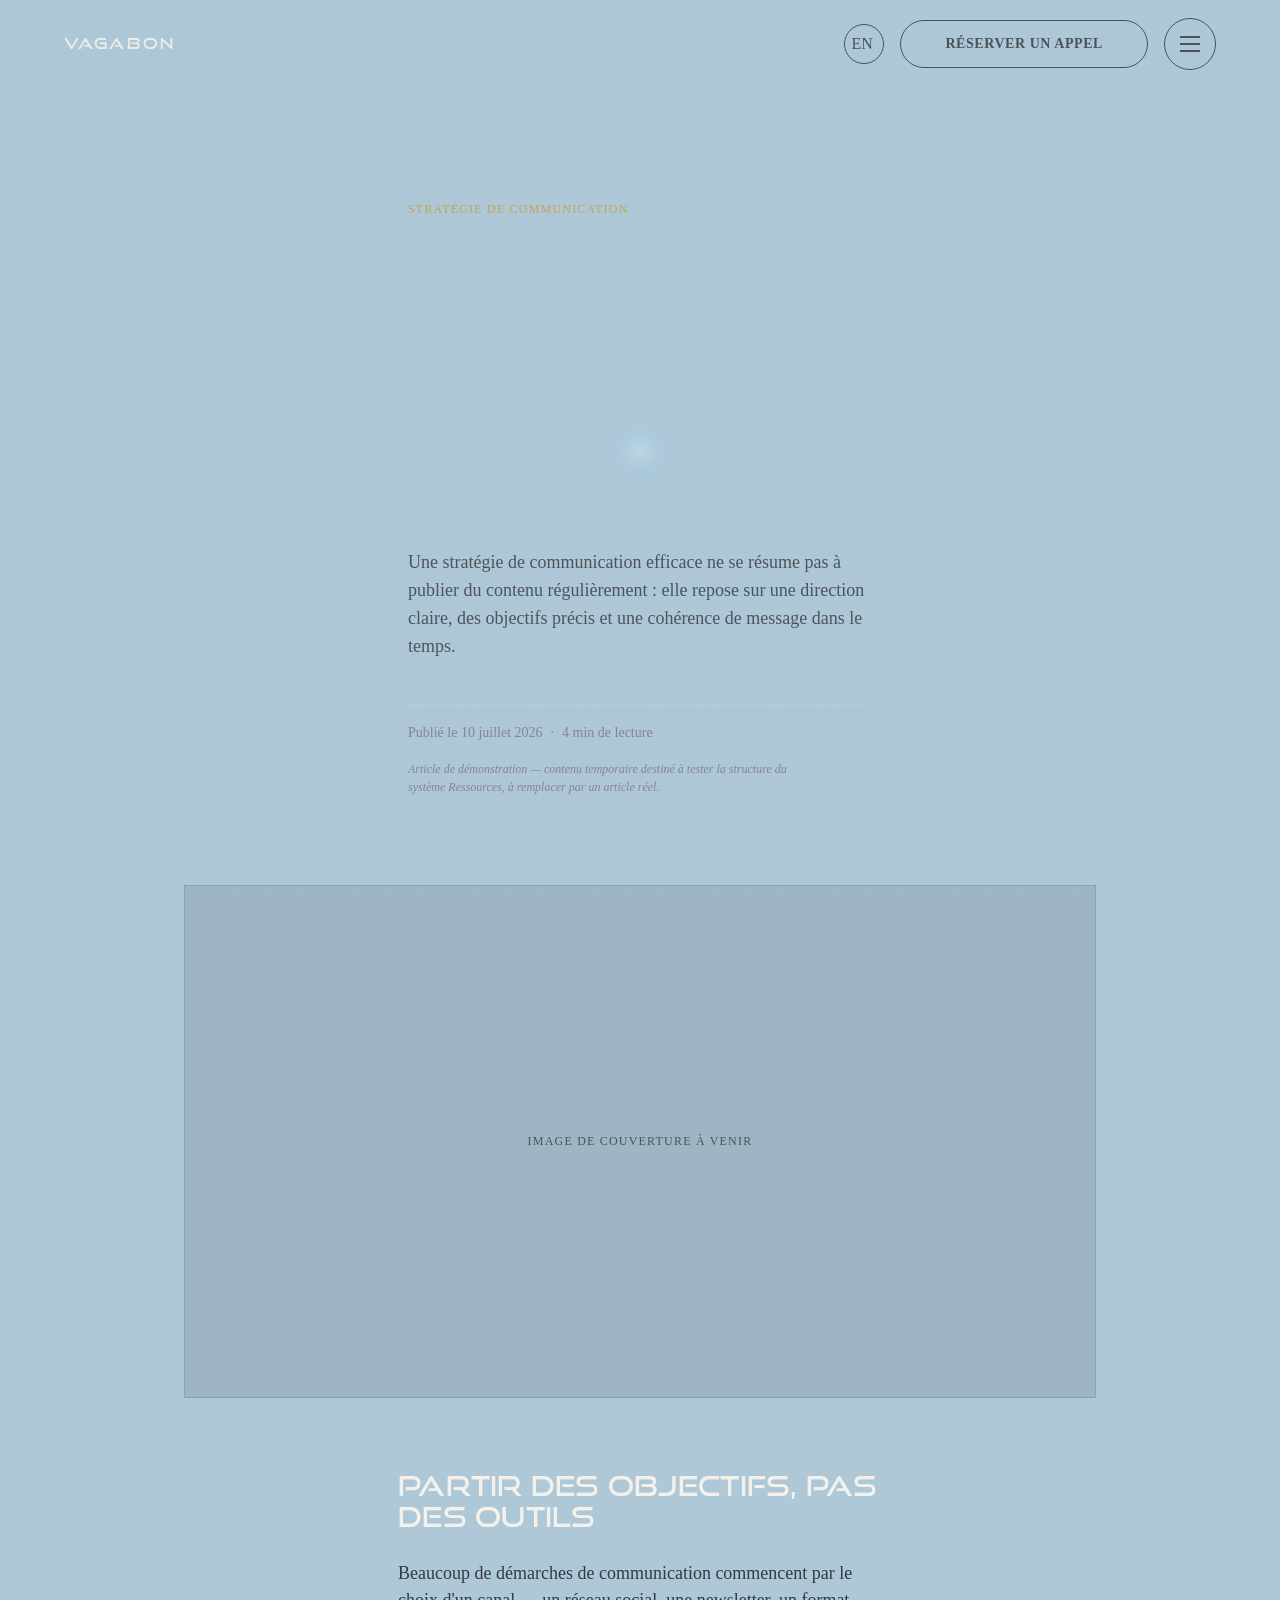
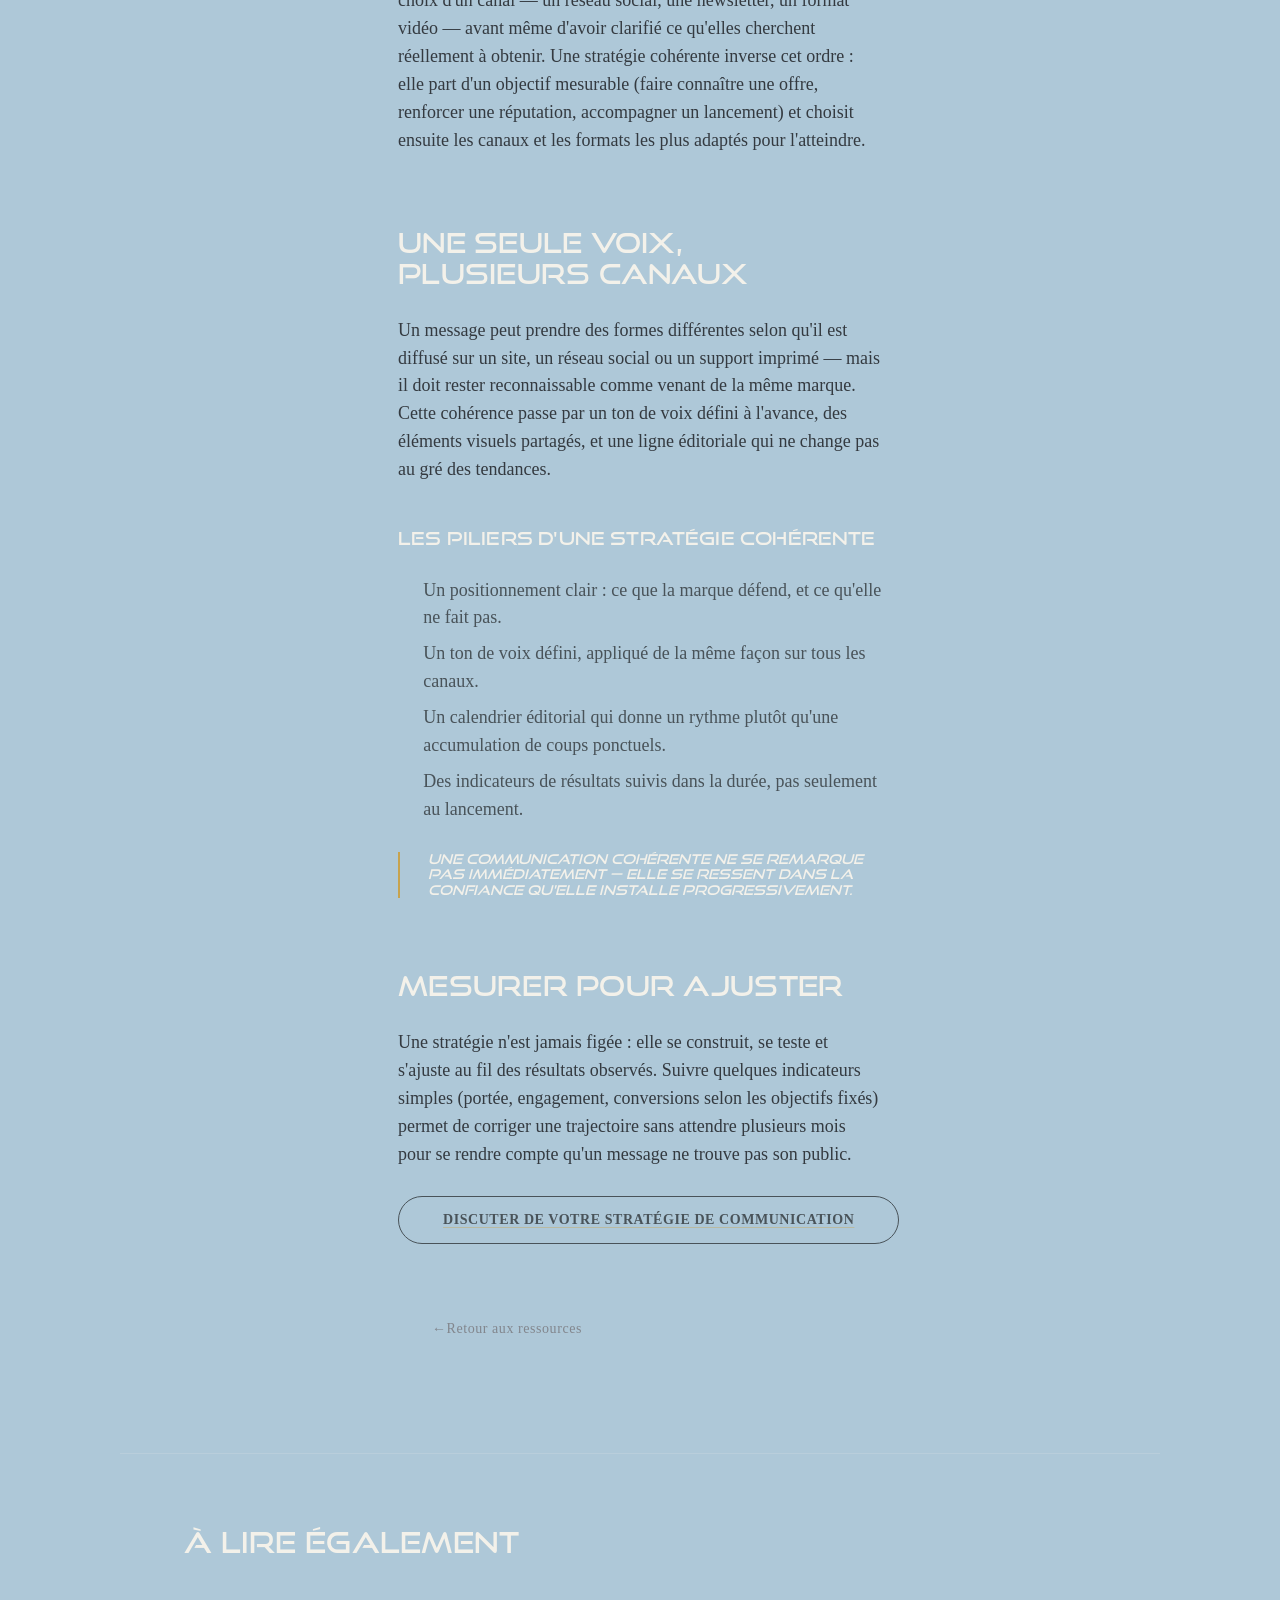
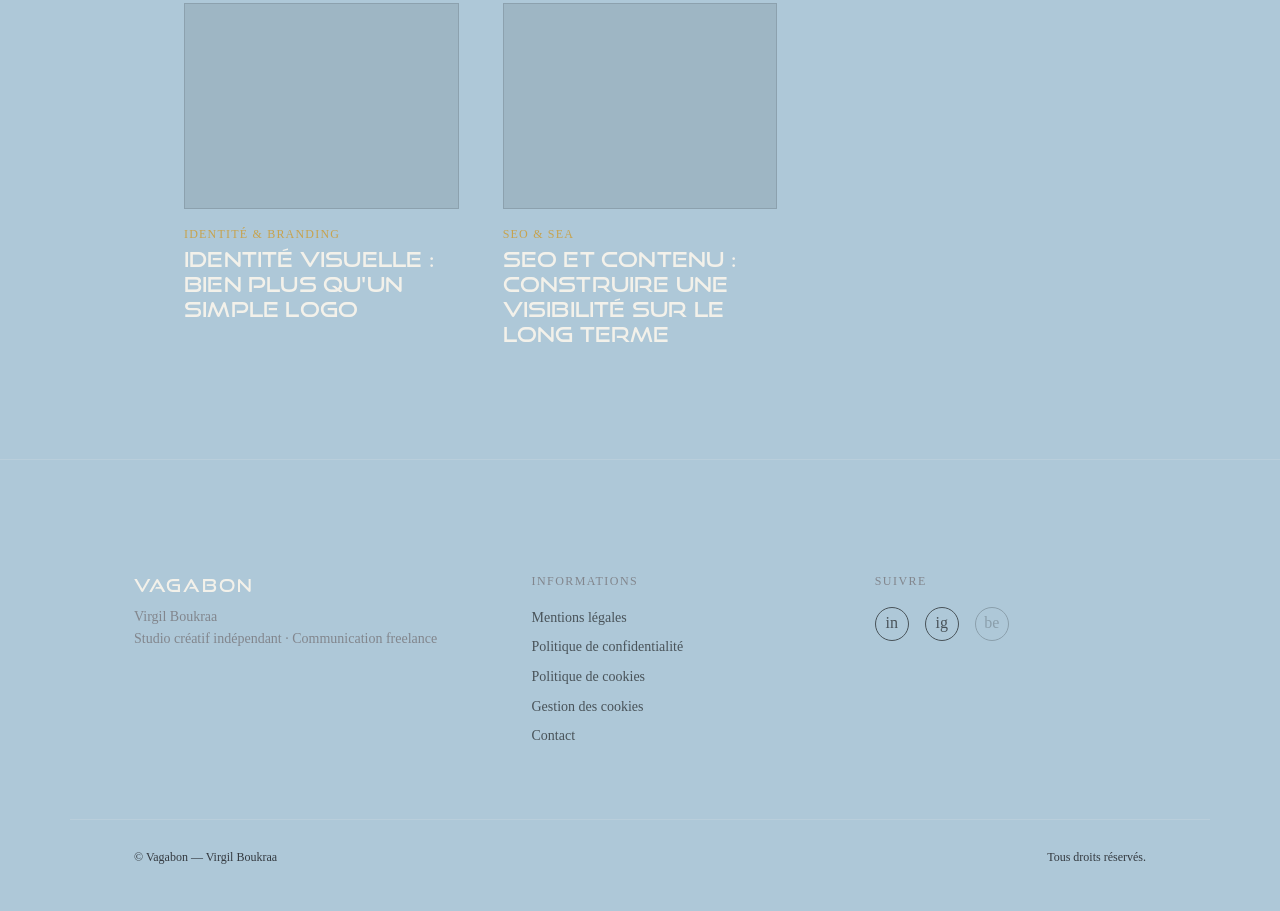
<file: ressources/construire-strategie-communication-coherente/index.html>
<!DOCTYPE html>
<html lang="fr" translate="no">
<head>
  <meta charset="UTF-8">
  <meta name="google" content="notranslate">
  <meta name="viewport" content="width=device-width, initial-scale=1.0">
  <link rel="preload" href="../../assets/fonts/good-times/good-times.woff2" as="font" type="font/woff2" crossorigin>

  <!--
    ======================================================================
    ARTICLE DE DÉMONSTRATION TEMPORAIRE
    ======================================================================
    Ce fichier illustre exactement ce que le Worker cms/workers/generate-page
    produira automatiquement à chaque publication depuis Sanity Studio, une
    fois le CMS connecté (voir cms/README.md). Le contenu ci-dessous sert
    UNIQUEMENT à tester la structure demandée (gabarit, SEO, maillage
    interne) — ce n'est pas un article définitif de Virgil Boukraa/Vagabon.
    À supprimer ou remplacer dès qu'un premier article réel est publié
    depuis le CMS.
    ======================================================================
  -->

  <title>Construire une stratégie de communication cohérente — Vagabon</title>
  <meta name="description" content="Une stratégie de communication efficace ne se résume pas à publier du contenu régulièrement : elle repose sur une direction claire, des objectifs précis et une cohérence de message dans le temps.">
  <link rel="canonical" href="https://virgilbkr.github.io/vagabon-site/ressources/construire-strategie-communication-coherente/">
  <meta name="robots" content="index, follow">

  <!-- Open Graph -->
  <meta property="og:type" content="article">
  <meta property="og:site_name" content="Vagabon">
  <meta property="og:title" content="Construire une stratégie de communication cohérente">
  <meta property="og:description" content="Une stratégie de communication efficace ne se résume pas à publier du contenu régulièrement : elle repose sur une direction claire, des objectifs précis et une cohérence de message dans le temps.">
  <meta property="og:url" content="https://virgilbkr.github.io/vagabon-site/ressources/construire-strategie-communication-coherente/">
  <meta property="og:locale" content="fr_FR">
  <!-- Image OG : reprend l'image de couverture (repli par défaut, voir
       schéma "ogImage" dans cms/sanity-studio/schemas/article.js). Aucune
       image réelle disponible pour cet article de démonstration. -->

  <link rel="icon" href="../../favicon.svg" type="image/svg+xml">
  <link rel="manifest" href="../../site.webmanifest">
  <meta name="theme-color" content="#AEC8D8">

  <link rel="stylesheet" href="../../css/reset.css?v=2">
  <link rel="stylesheet" href="../../css/variables.css?v=4">
  <link rel="stylesheet" href="../../css/base.css?v=2">
  <link rel="stylesheet" href="../../css/layout.css?v=2">
  <link rel="stylesheet" href="../../css/components.css?v=4">
  <link rel="stylesheet" href="../../css/utilities.css?v=2">
  <link rel="stylesheet" href="../../css/animations.css?v=3">
  <link rel="stylesheet" href="../../css/responsive.css?v=2">
  <link rel="stylesheet" href="../../css/pages/universe.css?v=46">
  <link rel="stylesheet" href="../../css/pages/ressources.css?v=1">

  <!-- Cloudflare Web Analytics — voir ressources.html pour la même remarque :
       inactif tant que le jeton n'est pas renseigné (cms/docs/SETUP.md). -->
  <!--
  <script defer src="https://static.cloudflareinsights.com/beacon.min.js" data-cf-beacon='{"token": "A_COMPLETER"}'></script>
  -->

  <!-- Données structurées Article — remplies UNIQUEMENT avec des
       informations réelles et vérifiables (titre, description, dates,
       organisation éditrice) : aucune statistique, note ou information
       fictive n'est ajoutée. Auteur volontairement déclaré comme
       l'organisation "Vagabon" plutôt qu'une personne, conformément à la
       demande explicite de ne pas afficher de signature d'auteur publique
       sur les articles. -->
  <script type="application/ld+json">
  {
    "@context": "https://schema.org",
    "@type": "BlogPosting",
    "headline": "Construire une stratégie de communication cohérente",
    "description": "Une stratégie de communication efficace ne se résume pas à publier du contenu régulièrement : elle repose sur une direction claire, des objectifs précis et une cohérence de message dans le temps.",
    "datePublished": "2026-07-10T09:00:00+02:00",
    "dateModified": "2026-07-10T09:00:00+02:00",
    "inLanguage": "fr-FR",
    "mainEntityOfPage": "https://virgilbkr.github.io/vagabon-site/ressources/construire-strategie-communication-coherente/",
    "publisher": {
      "@type": "Organization",
      "name": "Vagabon"
    },
    "author": {
      "@type": "Organization",
      "name": "Vagabon"
    }
  }
  </script>
</head>
<body class="page-universe page-ressources page-article">
  <a class="skip-link" href="#main-content">Aller au contenu</a>

  <div class="loader" data-loader aria-hidden="false">
    <div class="loader__mark" aria-hidden="true">V</div>
    <p class="loader__wordmark">VAGABON</p>
    <div class="loader__bar-track"><div class="loader__bar"></div></div>
  </div>

  <div class="c-progress" data-progress data-progress-live aria-hidden="true"></div>

  <header class="c-header" data-header>
    <div class="l-container c-header__inner">
      <a href="../../index.html" class="universe-brand" aria-label="Retour à l'accueil Vagabon">VAGABON</a>
      <div class="c-header__actions">
        <button type="button" class="c-icon-btn u-hide-mobile" data-lang-toggle aria-label="Switch to English">FR</button>
        <a href="../../contact.html" class="c-btn c-btn--secondary u-hide-mobile" data-i18n="nav.book_call">Réserver un appel</a>
        <button type="button" class="c-menu-toggle" data-menu-toggle aria-expanded="false" aria-controls="nav-fullscreen" aria-label="Ouvrir le menu" data-i18n-attr="aria-label:nav.menu.open">
          <span class="c-menu-toggle__bar" aria-hidden="true"></span>
          <span class="c-menu-toggle__bar" aria-hidden="true"></span>
          <span class="c-menu-toggle__bar" aria-hidden="true"></span>
        </button>
      </div>
    </div>
  </header>

  <nav class="c-nav-fullscreen" id="nav-fullscreen" data-nav-menu data-open="false" aria-hidden="true" aria-label="Navigation principale">
    <div class="c-nav-fullscreen__grid">
      <ul class="c-nav-fullscreen__list">
        <li><a class="c-nav-fullscreen__link" href="../../universe.html" data-nav-link><span class="c-nav-fullscreen__link-number">01</span><span data-i18n="nav.menu.universe">Univers</span></a></li>
        <li><a class="c-nav-fullscreen__link" href="../../qui-suis-je.html" data-nav-link><span class="c-nav-fullscreen__link-number">02</span><span data-i18n="nav.menu.who">Qui suis-je</span></a></li>
        <li><a class="c-nav-fullscreen__link" href="../../ressources.html" data-nav-link aria-current="page"><span class="c-nav-fullscreen__link-number">03</span><span data-i18n="nav.ressources">Ressources</span></a></li>
        <li><a class="c-nav-fullscreen__link" href="../../contact.html" data-nav-link><span class="c-nav-fullscreen__link-number">04</span><span data-i18n="nav.contact">Contact</span></a></li>
      </ul>
      <div class="c-nav-fullscreen__aside">
        <div>
          <p class="c-nav-fullscreen__meta"><span data-i18n="meta.location_line1">Reims · Paris · Lille</span><br><span data-i18n="meta.location_line2">France entière, à distance</span></p>
          <p class="c-nav-fullscreen__meta u-mt-md"><a href="mailto:virgil.bkr51@outlook.fr" class="c-btn--ghost">virgil.bkr51@outlook.fr</a></p>
          <p class="u-mt-md"><a href="../../ressources.html" class="universe-nav__back">← <span data-i18n="ressources.back_link">Retour aux ressources</span></a></p>
        </div>
        <div>
          <a href="../../contact.html" class="c-btn c-btn--primary c-btn--block" data-menu-close data-i18n="nav.book_call">Réserver un appel</a>
          <div class="c-nav-fullscreen__social u-mt-md" data-social-links aria-label="Réseaux sociaux"></div>
        </div>
      </div>
    </div>
    <button type="button" class="c-icon-btn" data-menu-close style="position:absolute; top:24px; right:24px;" aria-label="Fermer le menu" data-i18n-attr="aria-label:nav.menu.close">✕</button>
  </nav>

  <div class="l-page">
  <main id="main-content" tabindex="-1">

    <article>
      <header class="article-hero">
        <div class="article-hero__inner">
          <p class="article-hero__category">Stratégie de communication</p>
          <h1 class="article-hero__title" data-word-reveal>Construire une stratégie de communication cohérente</h1>
          <p class="article-hero__intro">Une stratégie de communication efficace ne se résume pas à publier du contenu régulièrement : elle repose sur une direction claire, des objectifs précis et une cohérence de message dans le temps.</p>
          <p class="article-hero__meta"><span>Publié le 10 juillet 2026</span><span aria-hidden="true">·</span><span>4 min de lecture</span></p>
          <p class="article-hero__demo-notice">Article de démonstration — contenu temporaire destiné à tester la structure du système Ressources, à remplacer par un article réel.</p>
        </div>
      </header>

      <div class="article-cover-frame">
        <div class="article-cover-placeholder">
          <span>Image de couverture à venir</span>
        </div>
      </div>

      <div class="article-body">
        <h2>Partir des objectifs, pas des outils</h2>
        <p>Beaucoup de démarches de communication commencent par le choix d'un canal — un réseau social, une newsletter, un format vidéo — avant même d'avoir clarifié ce qu'elles cherchent réellement à obtenir. Une stratégie cohérente inverse cet ordre : elle part d'un objectif mesurable (faire connaître une offre, renforcer une réputation, accompagner un lancement) et choisit ensuite les canaux et les formats les plus adaptés pour l'atteindre.</p>

        <h2>Une seule voix, plusieurs canaux</h2>
        <p>Un message peut prendre des formes différentes selon qu'il est diffusé sur un site, un réseau social ou un support imprimé — mais il doit rester reconnaissable comme venant de la même marque. Cette cohérence passe par un ton de voix défini à l'avance, des éléments visuels partagés, et une ligne éditoriale qui ne change pas au gré des tendances.</p>

        <h3>Les piliers d'une stratégie cohérente</h3>
        <ul>
          <li>Un positionnement clair : ce que la marque défend, et ce qu'elle ne fait pas.</li>
          <li>Un ton de voix défini, appliqué de la même façon sur tous les canaux.</li>
          <li>Un calendrier éditorial qui donne un rythme plutôt qu'une accumulation de coups ponctuels.</li>
          <li>Des indicateurs de résultats suivis dans la durée, pas seulement au lancement.</li>
        </ul>

        <blockquote>Une communication cohérente ne se remarque pas immédiatement — elle se ressent dans la confiance qu'elle installe progressivement.</blockquote>

        <h2>Mesurer pour ajuster</h2>
        <p>Une stratégie n'est jamais figée : elle se construit, se teste et s'ajuste au fil des résultats observés. Suivre quelques indicateurs simples (portée, engagement, conversions selon les objectifs fixés) permet de corriger une trajectoire sans attendre plusieurs mois pour se rendre compte qu'un message ne trouve pas son public.</p>

        <div class="article-cta">
          <a href="../../contact.html" class="c-btn c-btn--secondary">Discuter de votre stratégie de communication</a>
        </div>
      </div>

      <p class="article-back-footer"><a href="../../ressources.html" class="ressources-back" style="position:static;">← <span data-i18n="ressources.back_link">Retour aux ressources</span></a></p>

      <!-- À lire également — maillage interne réel (pas de placeholder),
           priorité aux catégories proches : les deux autres articles de
           démonstration disponibles pour l'instant. -->
      <nav class="article-related" aria-labelledby="article-related-title">
        <h2 id="article-related-title" class="article-related__title" data-i18n="ressources.related_title">À lire également</h2>
        <div class="article-related__grid">
          <a class="ressources-card" href="../identite-visuelle-plus-qu-un-logo/">
            <div class="ressources-card__image-frame"><span class="u-visually-hidden">Image à venir</span></div>
            <p class="ressources-card__category">Identité &amp; branding</p>
            <h3 class="ressources-card__title">Identité visuelle : bien plus qu'un simple logo</h3>
          </a>
          <a class="ressources-card" href="../seo-contenu-visibilite-long-terme/">
            <div class="ressources-card__image-frame"><span class="u-visually-hidden">Image à venir</span></div>
            <p class="ressources-card__category">SEO &amp; SEA</p>
            <h3 class="ressources-card__title">SEO et contenu : construire une visibilité sur le long terme</h3>
          </a>
        </div>
      </nav>
    </article>

  </main>

  <footer class="universe-footer">
    <div class="universe-footer__inner">
      <div>
        <p class="universe-footer__brand">Vagabon</p>
        <p class="universe-footer__role">Virgil Boukraa<br><span data-i18n="footer.role">Studio créatif indépendant · Communication freelance</span></p>
      </div>
      <div>
        <p class="universe-footer__heading" data-i18n="footer.legal">Informations</p>
        <nav class="universe-footer__list" aria-label="Informations légales">
          <a href="../../mentions-legales.html" data-i18n="footer.link.mentions">Mentions légales</a>
          <a href="../../politique-confidentialite.html" data-i18n="footer.link.privacy">Politique de confidentialité</a>
          <a href="../../politique-cookies.html" data-i18n="footer.link.cookies_policy">Politique de cookies</a>
          <a href="../../gestion-cookies.html" data-i18n="footer.link.cookies_manage">Gestion des cookies</a>
          <a href="../../contact.html" data-i18n="nav.contact">Contact</a>
        </nav>
      </div>
      <div>
        <p class="universe-footer__heading" data-i18n="footer.follow">Suivre</p>
        <div class="universe-footer__social" data-social-links aria-label="Réseaux sociaux"></div>
      </div>
    </div>
    <div class="universe-footer__bottom">
      <p>© Vagabon — Virgil Boukraa</p>
      <p data-i18n="footer.rights">Tous droits réservés.</p>
    </div>
  </footer>
  </div>

  <script src="../../data/settings.js"></script>
  <script src="../../data/translations.js"></script>

  <script src="../../js/loader.js"></script>
  <script src="../../js/accessibility.js" defer></script>
  <script src="../../js/language.js" defer></script>
  <script src="../../js/navigation.js" defer></script>
  <script src="../../js/animations.js" defer></script>
  <script src="../../js/data-renderer.js" defer></script>
  <script src="../../js/universe.js" defer></script>
  <script src="../../js/universe-cursor.js?v=9" defer></script>
  <script src="../../js/main.js" defer></script>
</body>
</html>
</file>
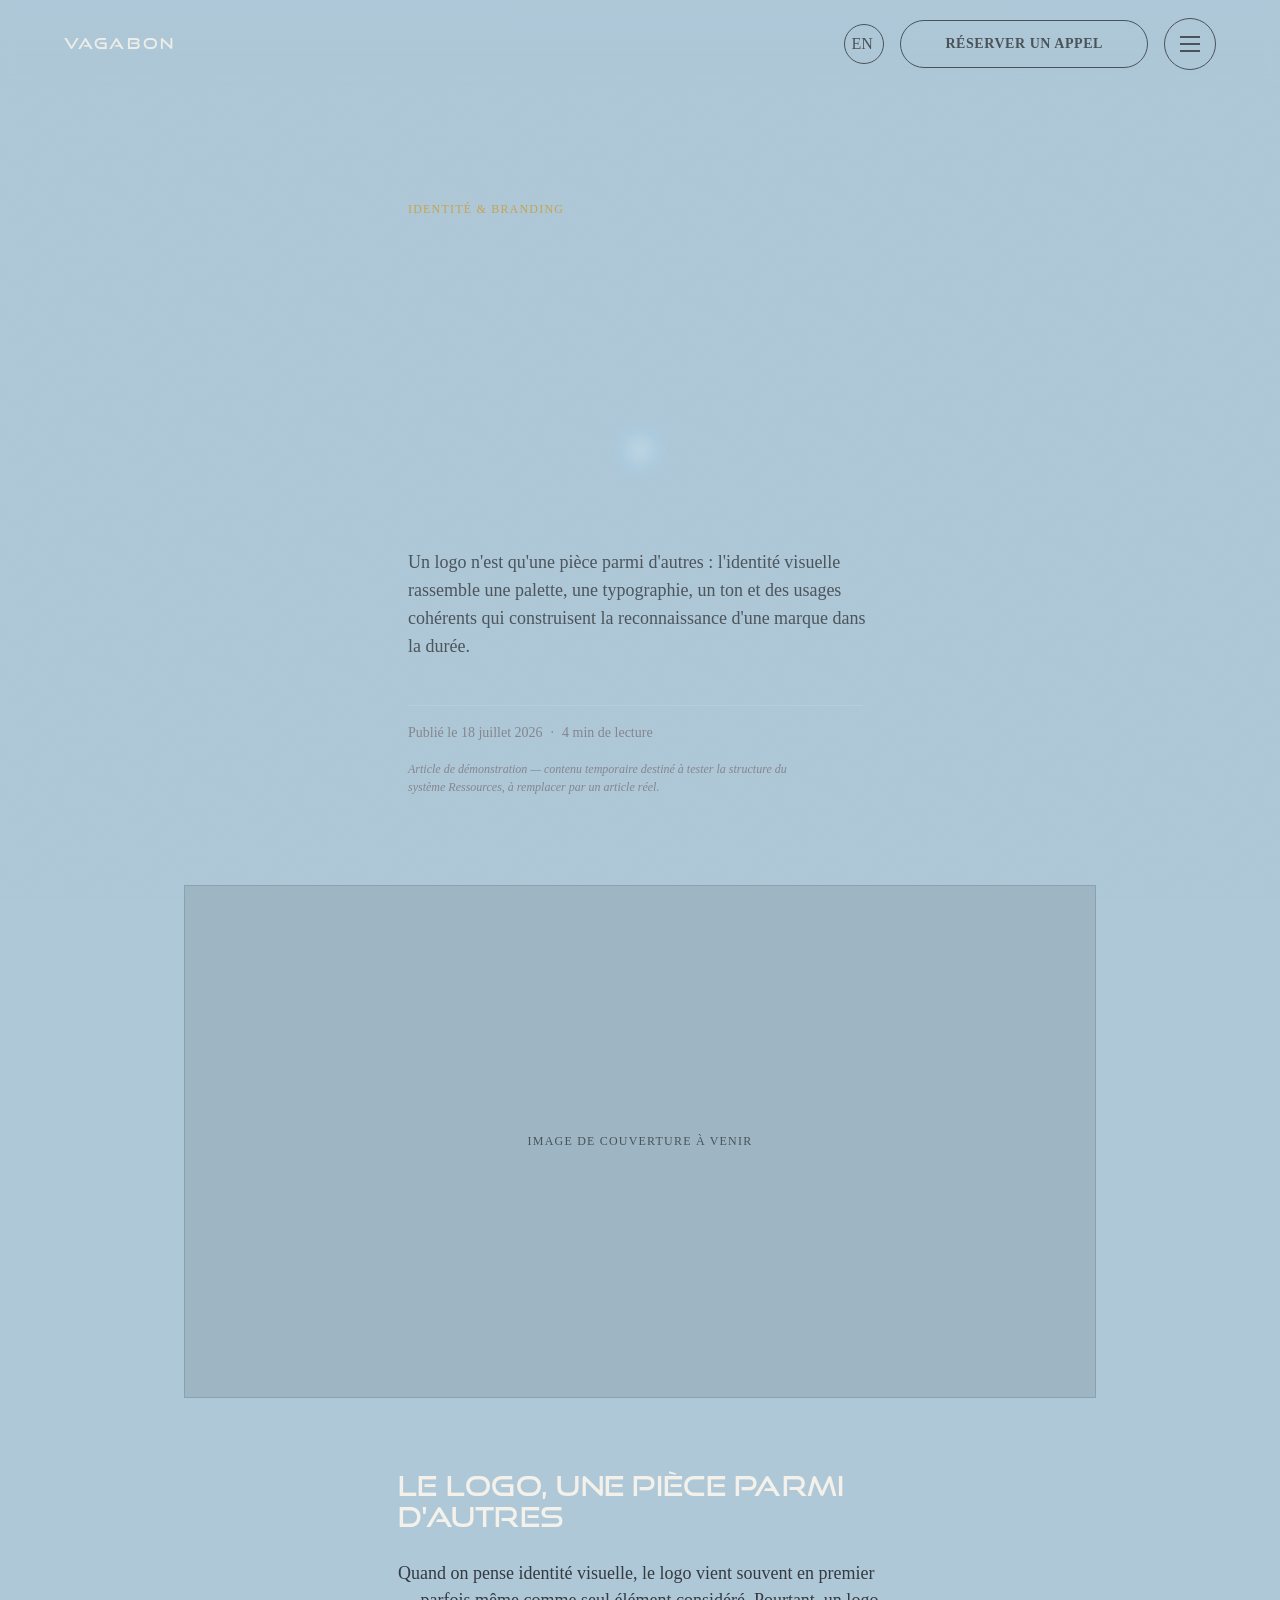
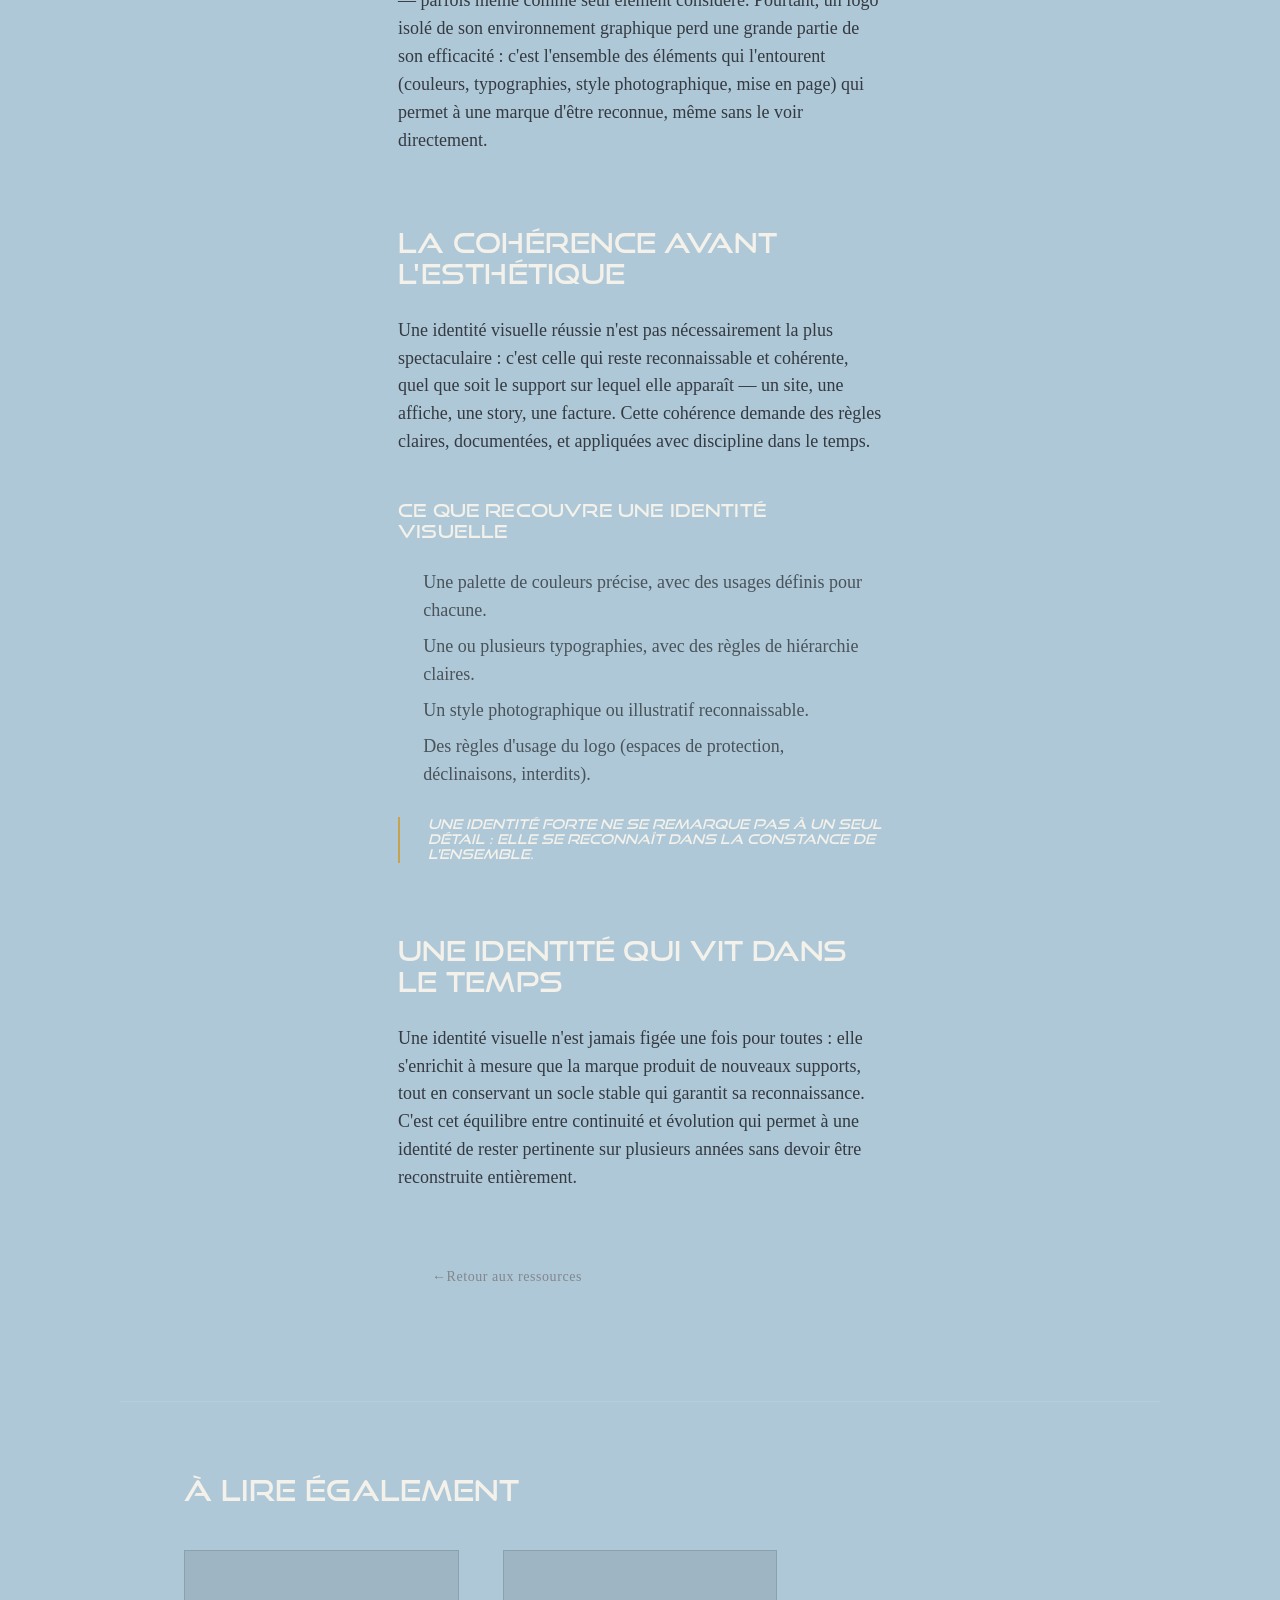
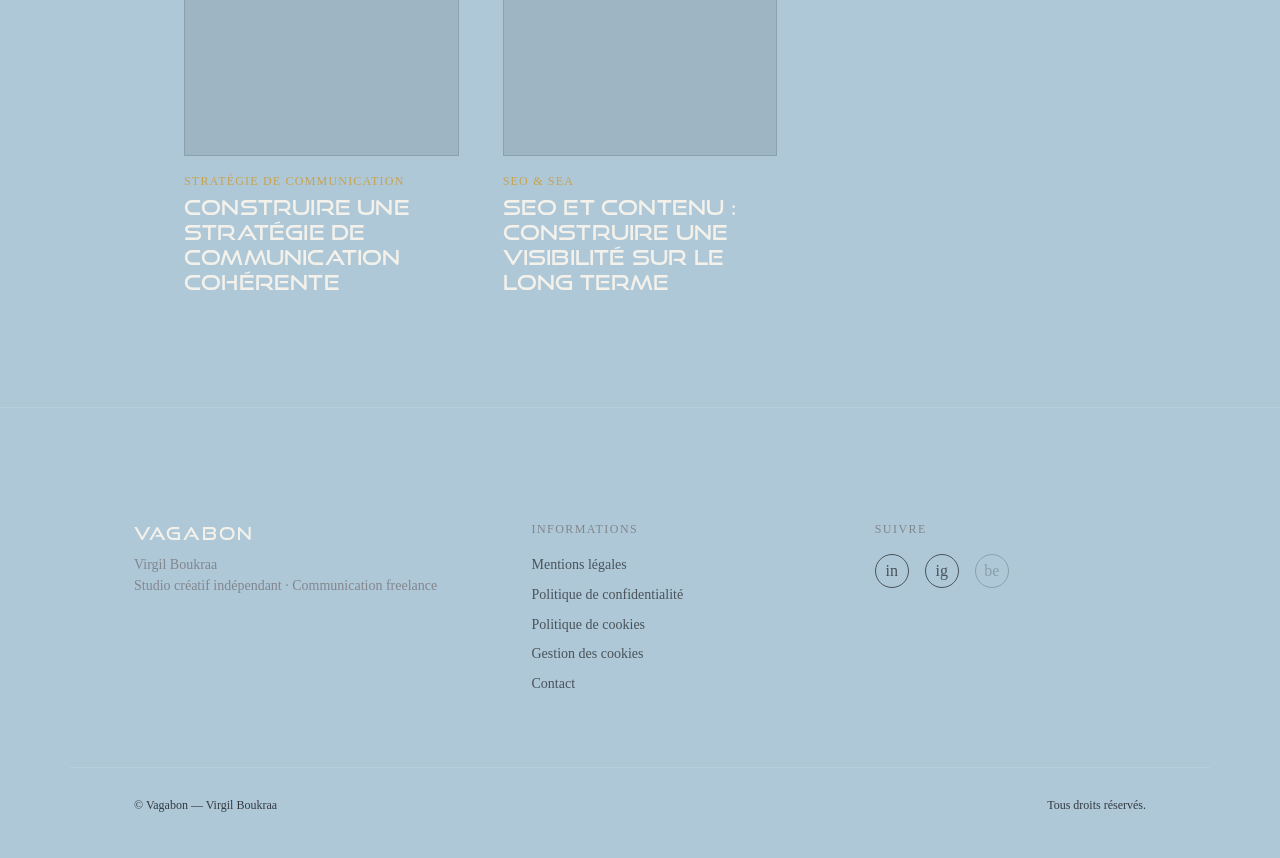
<file: ressources/identite-visuelle-plus-qu-un-logo/index.html>
<!DOCTYPE html>
<html lang="fr" translate="no">
<head>
  <meta charset="UTF-8">
  <meta name="google" content="notranslate">
  <meta name="viewport" content="width=device-width, initial-scale=1.0">
  <link rel="preload" href="../../assets/fonts/good-times/good-times.woff2" as="font" type="font/woff2" crossorigin>

  <!--
    ARTICLE DE DÉMONSTRATION TEMPORAIRE — voir cms/README.md. Sert
    uniquement à tester la structure du système Ressources ; à remplacer
    par un article réel dès que possible.
  -->

  <title>Identité visuelle : bien plus qu'un simple logo — Vagabon</title>
  <meta name="description" content="Un logo n'est qu'une pièce parmi d'autres : l'identité visuelle rassemble une palette, une typographie, un ton et des usages cohérents qui construisent la reconnaissance d'une marque dans la durée.">
  <link rel="canonical" href="https://virgilbkr.github.io/vagabon-site/ressources/identite-visuelle-plus-qu-un-logo/">
  <meta name="robots" content="index, follow">

  <meta property="og:type" content="article">
  <meta property="og:site_name" content="Vagabon">
  <meta property="og:title" content="Identité visuelle : bien plus qu'un simple logo">
  <meta property="og:description" content="Un logo n'est qu'une pièce parmi d'autres : l'identité visuelle rassemble une palette, une typographie, un ton et des usages cohérents qui construisent la reconnaissance d'une marque dans la durée.">
  <meta property="og:url" content="https://virgilbkr.github.io/vagabon-site/ressources/identite-visuelle-plus-qu-un-logo/">
  <meta property="og:locale" content="fr_FR">

  <link rel="icon" href="../../favicon.svg" type="image/svg+xml">
  <link rel="manifest" href="../../site.webmanifest">
  <meta name="theme-color" content="#AEC8D8">

  <link rel="stylesheet" href="../../css/reset.css?v=2">
  <link rel="stylesheet" href="../../css/variables.css?v=4">
  <link rel="stylesheet" href="../../css/base.css?v=2">
  <link rel="stylesheet" href="../../css/layout.css?v=2">
  <link rel="stylesheet" href="../../css/components.css?v=4">
  <link rel="stylesheet" href="../../css/utilities.css?v=2">
  <link rel="stylesheet" href="../../css/animations.css?v=3">
  <link rel="stylesheet" href="../../css/responsive.css?v=2">
  <link rel="stylesheet" href="../../css/pages/universe.css?v=46">
  <link rel="stylesheet" href="../../css/pages/ressources.css?v=1">

  <!--
  <script defer src="https://static.cloudflareinsights.com/beacon.min.js" data-cf-beacon='{"token": "A_COMPLETER"}'></script>
  -->

  <script type="application/ld+json">
  {
    "@context": "https://schema.org",
    "@type": "BlogPosting",
    "headline": "Identité visuelle : bien plus qu'un simple logo",
    "description": "Un logo n'est qu'une pièce parmi d'autres : l'identité visuelle rassemble une palette, une typographie, un ton et des usages cohérents qui construisent la reconnaissance d'une marque dans la durée.",
    "datePublished": "2026-07-18T09:00:00+02:00",
    "dateModified": "2026-07-18T09:00:00+02:00",
    "inLanguage": "fr-FR",
    "mainEntityOfPage": "https://virgilbkr.github.io/vagabon-site/ressources/identite-visuelle-plus-qu-un-logo/",
    "publisher": { "@type": "Organization", "name": "Vagabon" },
    "author": { "@type": "Organization", "name": "Vagabon" }
  }
  </script>
</head>
<body class="page-universe page-ressources page-article">
  <a class="skip-link" href="#main-content">Aller au contenu</a>

  <div class="loader" data-loader aria-hidden="false">
    <div class="loader__mark" aria-hidden="true">V</div>
    <p class="loader__wordmark">VAGABON</p>
    <div class="loader__bar-track"><div class="loader__bar"></div></div>
  </div>

  <div class="c-progress" data-progress data-progress-live aria-hidden="true"></div>

  <header class="c-header" data-header>
    <div class="l-container c-header__inner">
      <a href="../../index.html" class="universe-brand" aria-label="Retour à l'accueil Vagabon">VAGABON</a>
      <div class="c-header__actions">
        <button type="button" class="c-icon-btn u-hide-mobile" data-lang-toggle aria-label="Switch to English">FR</button>
        <a href="../../contact.html" class="c-btn c-btn--secondary u-hide-mobile" data-i18n="nav.book_call">Réserver un appel</a>
        <button type="button" class="c-menu-toggle" data-menu-toggle aria-expanded="false" aria-controls="nav-fullscreen" aria-label="Ouvrir le menu" data-i18n-attr="aria-label:nav.menu.open">
          <span class="c-menu-toggle__bar" aria-hidden="true"></span>
          <span class="c-menu-toggle__bar" aria-hidden="true"></span>
          <span class="c-menu-toggle__bar" aria-hidden="true"></span>
        </button>
      </div>
    </div>
  </header>

  <nav class="c-nav-fullscreen" id="nav-fullscreen" data-nav-menu data-open="false" aria-hidden="true" aria-label="Navigation principale">
    <div class="c-nav-fullscreen__grid">
      <ul class="c-nav-fullscreen__list">
        <li><a class="c-nav-fullscreen__link" href="../../universe.html" data-nav-link><span class="c-nav-fullscreen__link-number">01</span><span data-i18n="nav.menu.universe">Univers</span></a></li>
        <li><a class="c-nav-fullscreen__link" href="../../qui-suis-je.html" data-nav-link><span class="c-nav-fullscreen__link-number">02</span><span data-i18n="nav.menu.who">Qui suis-je</span></a></li>
        <li><a class="c-nav-fullscreen__link" href="../../ressources.html" data-nav-link aria-current="page"><span class="c-nav-fullscreen__link-number">03</span><span data-i18n="nav.ressources">Ressources</span></a></li>
        <li><a class="c-nav-fullscreen__link" href="../../contact.html" data-nav-link><span class="c-nav-fullscreen__link-number">04</span><span data-i18n="nav.contact">Contact</span></a></li>
      </ul>
      <div class="c-nav-fullscreen__aside">
        <div>
          <p class="c-nav-fullscreen__meta"><span data-i18n="meta.location_line1">Reims · Paris · Lille</span><br><span data-i18n="meta.location_line2">France entière, à distance</span></p>
          <p class="c-nav-fullscreen__meta u-mt-md"><a href="mailto:virgil.bkr51@outlook.fr" class="c-btn--ghost">virgil.bkr51@outlook.fr</a></p>
          <p class="u-mt-md"><a href="../../ressources.html" class="universe-nav__back">← <span data-i18n="ressources.back_link">Retour aux ressources</span></a></p>
        </div>
        <div>
          <a href="../../contact.html" class="c-btn c-btn--primary c-btn--block" data-menu-close data-i18n="nav.book_call">Réserver un appel</a>
          <div class="c-nav-fullscreen__social u-mt-md" data-social-links aria-label="Réseaux sociaux"></div>
        </div>
      </div>
    </div>
    <button type="button" class="c-icon-btn" data-menu-close style="position:absolute; top:24px; right:24px;" aria-label="Fermer le menu" data-i18n-attr="aria-label:nav.menu.close">✕</button>
  </nav>

  <div class="l-page">
  <main id="main-content" tabindex="-1">

    <article>
      <header class="article-hero">
        <div class="article-hero__inner">
          <p class="article-hero__category">Identité &amp; branding</p>
          <h1 class="article-hero__title" data-word-reveal>Identité visuelle : bien plus qu'un simple logo</h1>
          <p class="article-hero__intro">Un logo n'est qu'une pièce parmi d'autres : l'identité visuelle rassemble une palette, une typographie, un ton et des usages cohérents qui construisent la reconnaissance d'une marque dans la durée.</p>
          <p class="article-hero__meta"><span>Publié le 18 juillet 2026</span><span aria-hidden="true">·</span><span>4 min de lecture</span></p>
          <p class="article-hero__demo-notice">Article de démonstration — contenu temporaire destiné à tester la structure du système Ressources, à remplacer par un article réel.</p>
        </div>
      </header>

      <div class="article-cover-frame">
        <div class="article-cover-placeholder"><span>Image de couverture à venir</span></div>
      </div>

      <div class="article-body">
        <h2>Le logo, une pièce parmi d'autres</h2>
        <p>Quand on pense identité visuelle, le logo vient souvent en premier — parfois même comme seul élément considéré. Pourtant, un logo isolé de son environnement graphique perd une grande partie de son efficacité : c'est l'ensemble des éléments qui l'entourent (couleurs, typographies, style photographique, mise en page) qui permet à une marque d'être reconnue, même sans le voir directement.</p>

        <h2>La cohérence avant l'esthétique</h2>
        <p>Une identité visuelle réussie n'est pas nécessairement la plus spectaculaire : c'est celle qui reste reconnaissable et cohérente, quel que soit le support sur lequel elle apparaît — un site, une affiche, une story, une facture. Cette cohérence demande des règles claires, documentées, et appliquées avec discipline dans le temps.</p>

        <h3>Ce que recouvre une identité visuelle</h3>
        <ul>
          <li>Une palette de couleurs précise, avec des usages définis pour chacune.</li>
          <li>Une ou plusieurs typographies, avec des règles de hiérarchie claires.</li>
          <li>Un style photographique ou illustratif reconnaissable.</li>
          <li>Des règles d'usage du logo (espaces de protection, déclinaisons, interdits).</li>
        </ul>

        <blockquote>Une identité forte ne se remarque pas à un seul détail : elle se reconnaît dans la constance de l'ensemble.</blockquote>

        <h2>Une identité qui vit dans le temps</h2>
        <p>Une identité visuelle n'est jamais figée une fois pour toutes : elle s'enrichit à mesure que la marque produit de nouveaux supports, tout en conservant un socle stable qui garantit sa reconnaissance. C'est cet équilibre entre continuité et évolution qui permet à une identité de rester pertinente sur plusieurs années sans devoir être reconstruite entièrement.</p>
      </div>

      <p class="article-back-footer"><a href="../../ressources.html" class="ressources-back" style="position:static;">← <span data-i18n="ressources.back_link">Retour aux ressources</span></a></p>

      <nav class="article-related" aria-labelledby="article-related-title">
        <h2 id="article-related-title" class="article-related__title" data-i18n="ressources.related_title">À lire également</h2>
        <div class="article-related__grid">
          <a class="ressources-card" href="../construire-strategie-communication-coherente/">
            <div class="ressources-card__image-frame"><span class="u-visually-hidden">Image à venir</span></div>
            <p class="ressources-card__category">Stratégie de communication</p>
            <h3 class="ressources-card__title">Construire une stratégie de communication cohérente</h3>
          </a>
          <a class="ressources-card" href="../seo-contenu-visibilite-long-terme/">
            <div class="ressources-card__image-frame"><span class="u-visually-hidden">Image à venir</span></div>
            <p class="ressources-card__category">SEO &amp; SEA</p>
            <h3 class="ressources-card__title">SEO et contenu : construire une visibilité sur le long terme</h3>
          </a>
        </div>
      </nav>
    </article>

  </main>

  <footer class="universe-footer">
    <div class="universe-footer__inner">
      <div>
        <p class="universe-footer__brand">Vagabon</p>
        <p class="universe-footer__role">Virgil Boukraa<br><span data-i18n="footer.role">Studio créatif indépendant · Communication freelance</span></p>
      </div>
      <div>
        <p class="universe-footer__heading" data-i18n="footer.legal">Informations</p>
        <nav class="universe-footer__list" aria-label="Informations légales">
          <a href="../../mentions-legales.html" data-i18n="footer.link.mentions">Mentions légales</a>
          <a href="../../politique-confidentialite.html" data-i18n="footer.link.privacy">Politique de confidentialité</a>
          <a href="../../politique-cookies.html" data-i18n="footer.link.cookies_policy">Politique de cookies</a>
          <a href="../../gestion-cookies.html" data-i18n="footer.link.cookies_manage">Gestion des cookies</a>
          <a href="../../contact.html" data-i18n="nav.contact">Contact</a>
        </nav>
      </div>
      <div>
        <p class="universe-footer__heading" data-i18n="footer.follow">Suivre</p>
        <div class="universe-footer__social" data-social-links aria-label="Réseaux sociaux"></div>
      </div>
    </div>
    <div class="universe-footer__bottom">
      <p>© Vagabon — Virgil Boukraa</p>
      <p data-i18n="footer.rights">Tous droits réservés.</p>
    </div>
  </footer>
  </div>

  <script src="../../data/settings.js"></script>
  <script src="../../data/translations.js"></script>

  <script src="../../js/loader.js"></script>
  <script src="../../js/accessibility.js" defer></script>
  <script src="../../js/language.js" defer></script>
  <script src="../../js/navigation.js" defer></script>
  <script src="../../js/animations.js" defer></script>
  <script src="../../js/data-renderer.js" defer></script>
  <script src="../../js/universe.js" defer></script>
  <script src="../../js/universe-cursor.js?v=9" defer></script>
  <script src="../../js/main.js" defer></script>
</body>
</html>
</file>
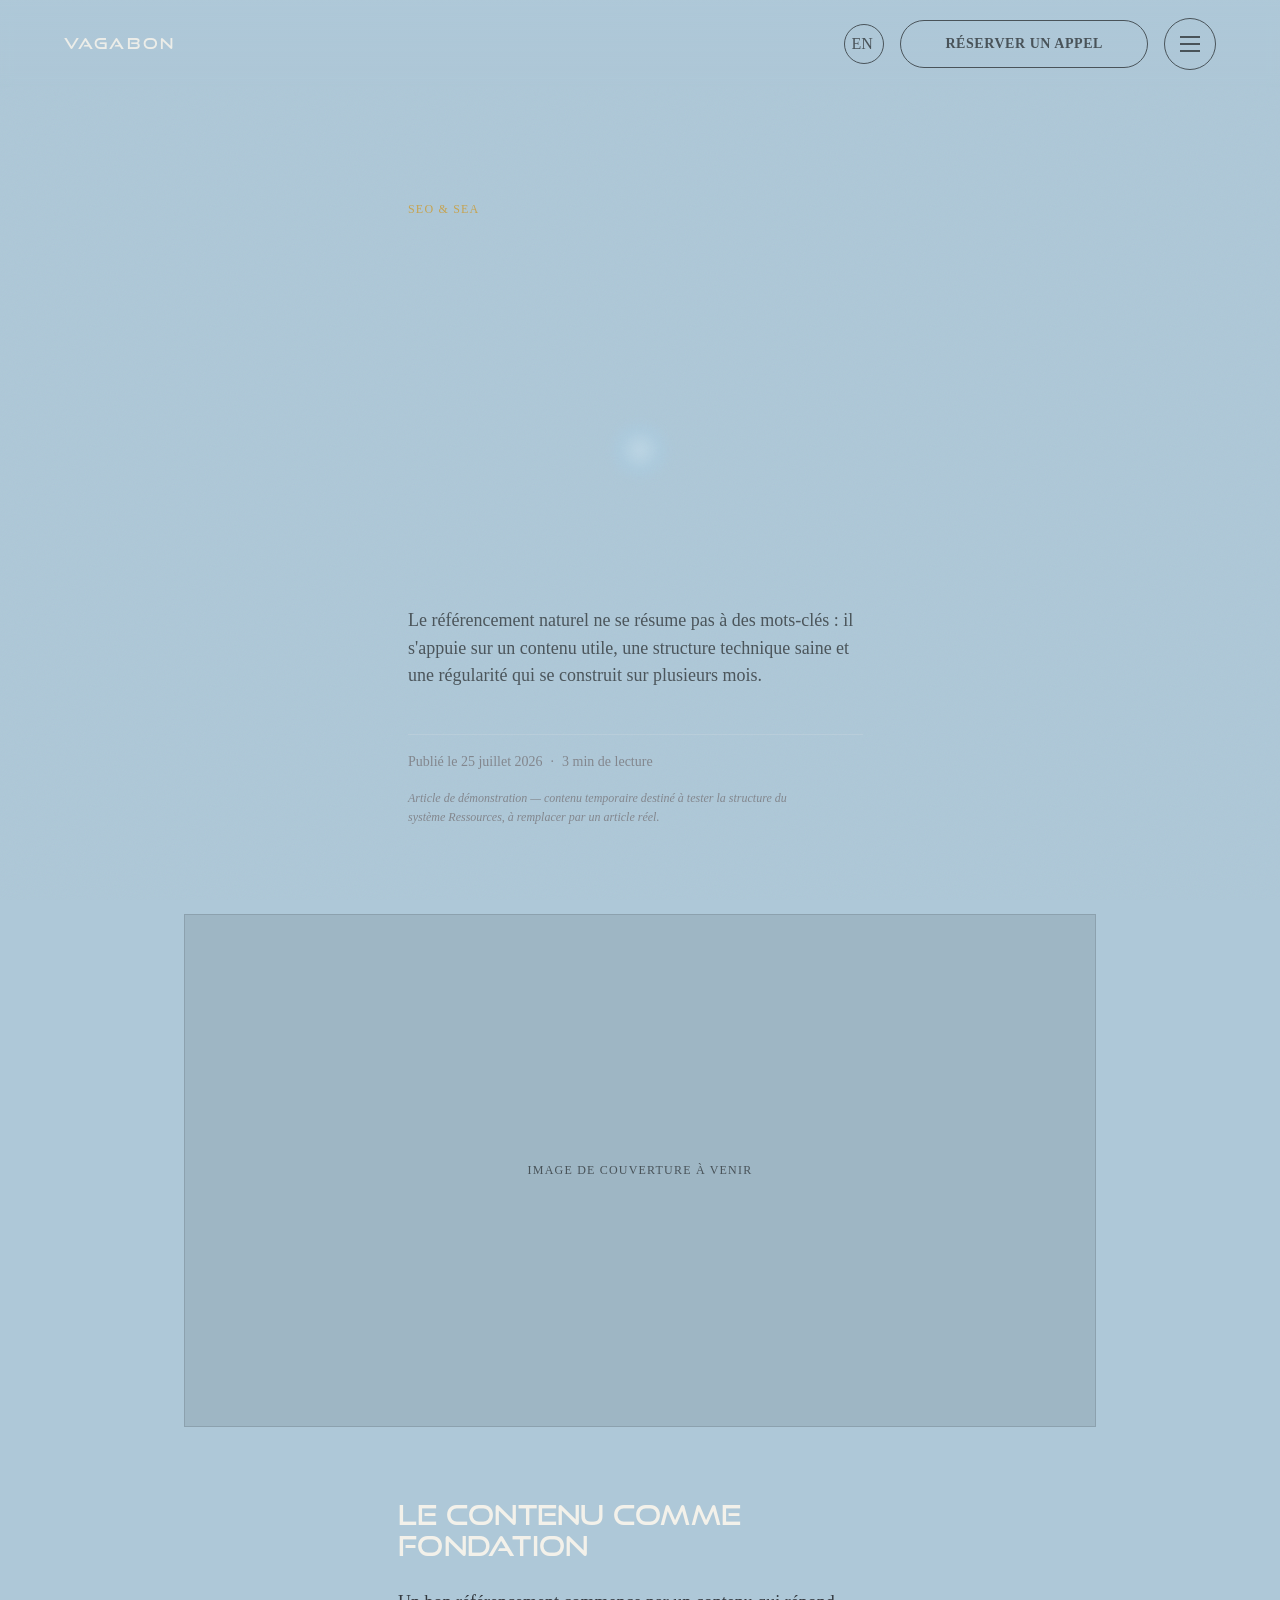
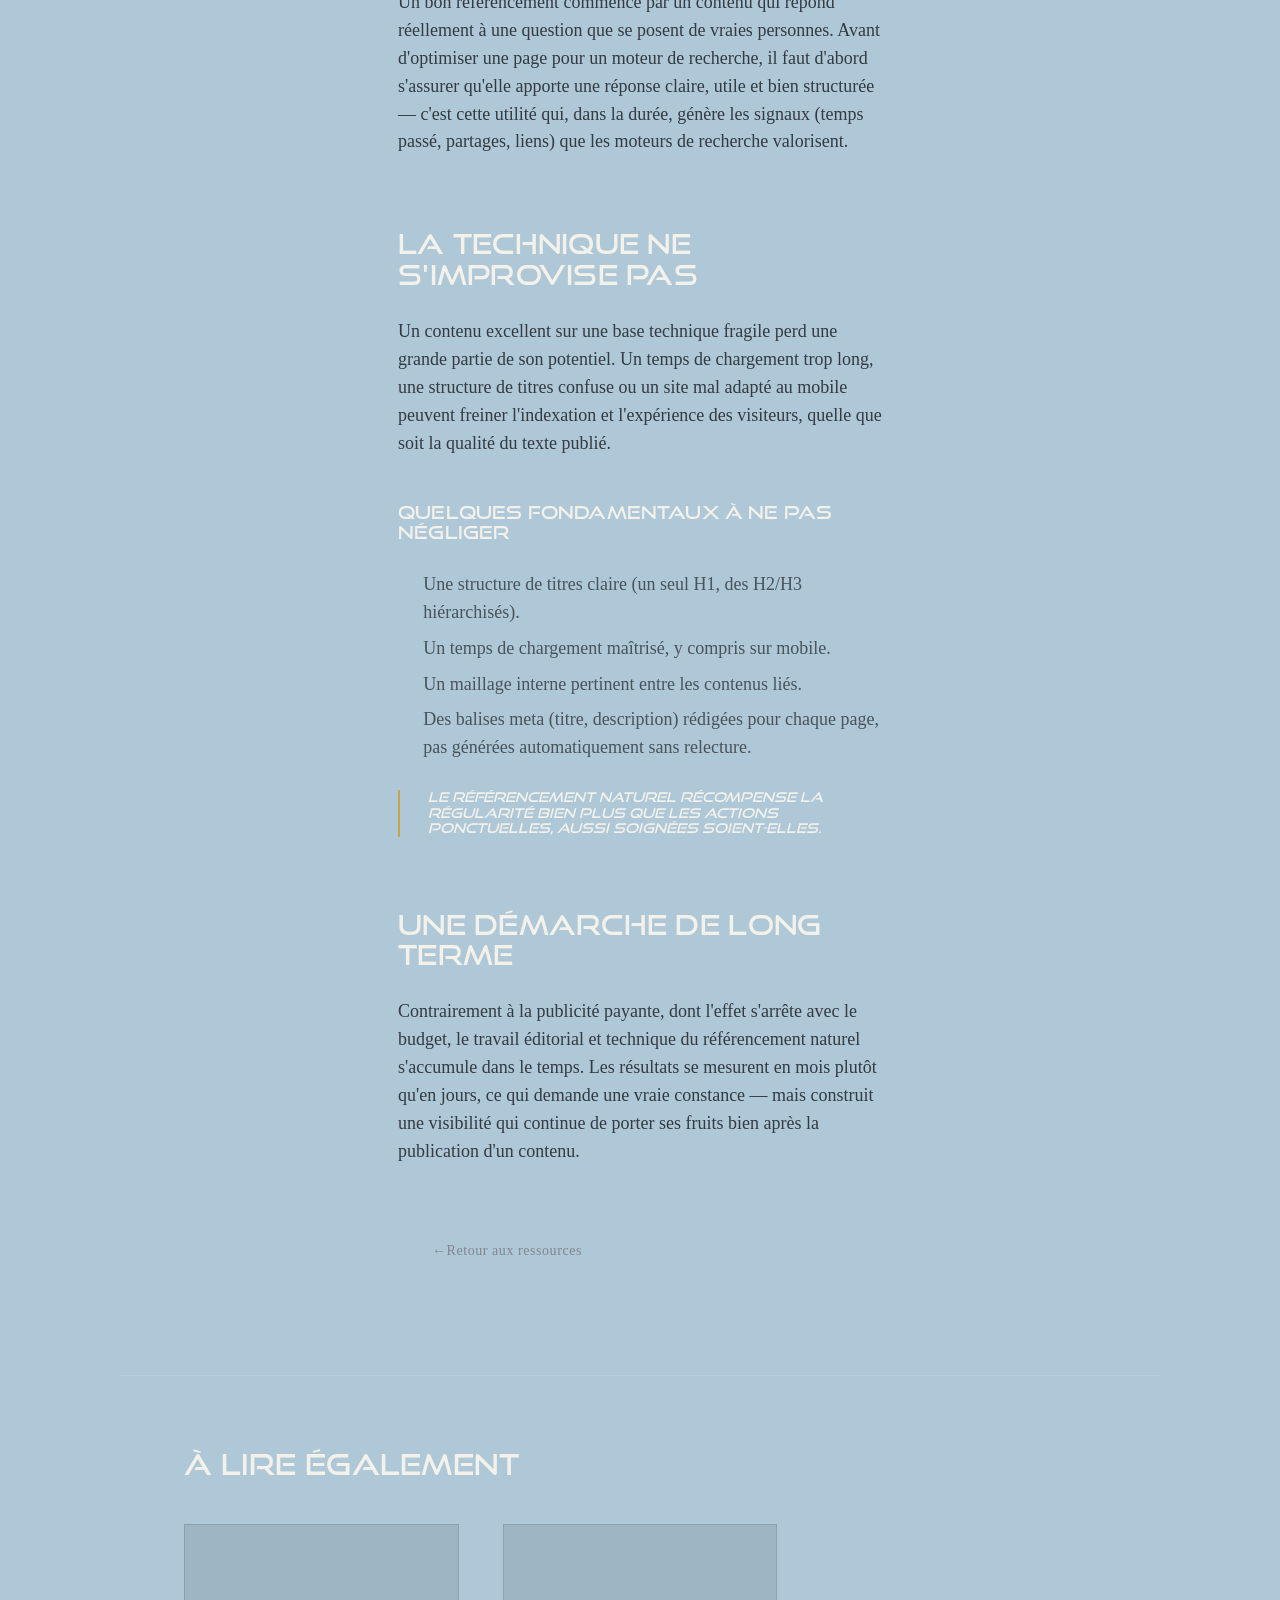
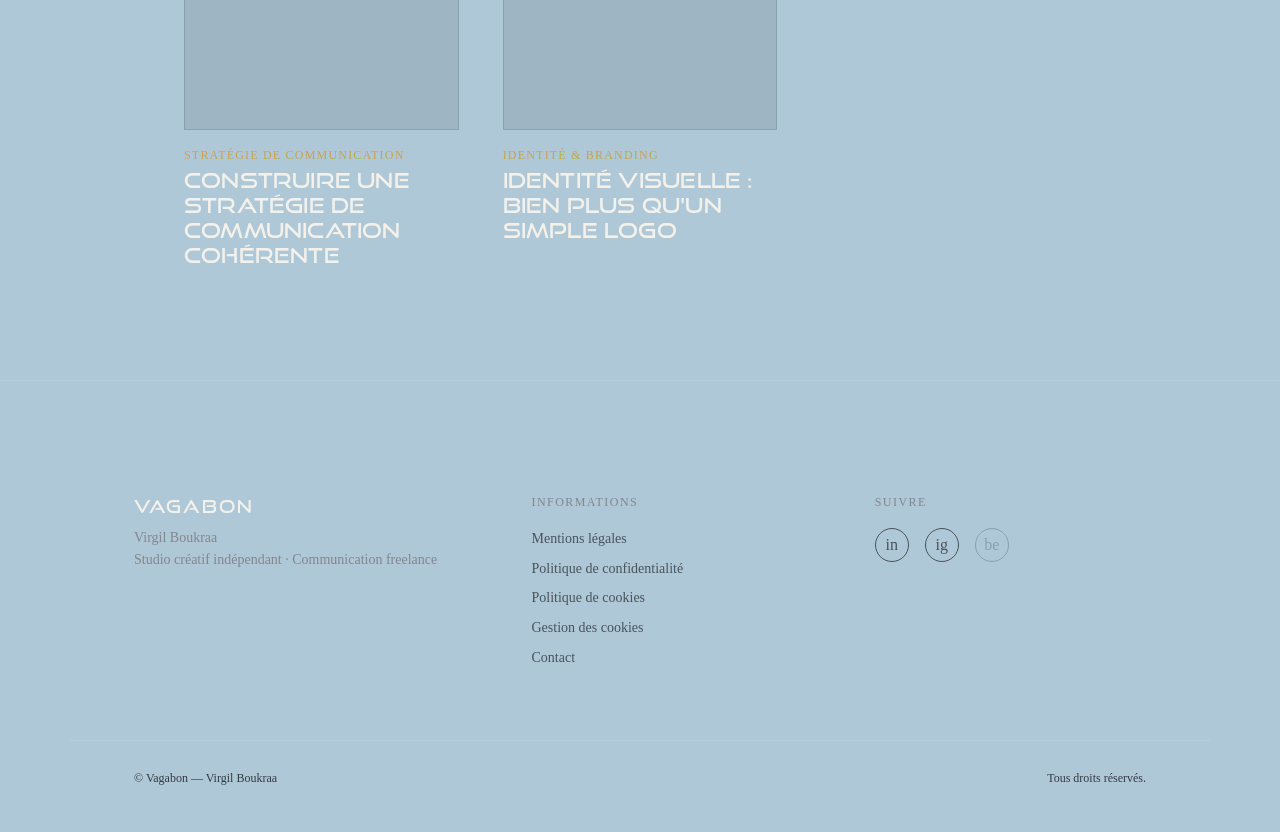
<file: ressources/seo-contenu-visibilite-long-terme/index.html>
<!DOCTYPE html>
<html lang="fr" translate="no">
<head>
  <meta charset="UTF-8">
  <meta name="google" content="notranslate">
  <meta name="viewport" content="width=device-width, initial-scale=1.0">
  <link rel="preload" href="../../assets/fonts/good-times/good-times.woff2" as="font" type="font/woff2" crossorigin>

  <!--
    ARTICLE DE DÉMONSTRATION TEMPORAIRE — voir cms/README.md. Sert
    uniquement à tester la structure du système Ressources ; à remplacer
    par un article réel dès que possible.
  -->

  <title>SEO et contenu : construire une visibilité sur le long terme — Vagabon</title>
  <meta name="description" content="Le référencement naturel ne se résume pas à des mots-clés : il s'appuie sur un contenu utile, une structure technique saine et une régularité qui se construit sur plusieurs mois.">
  <link rel="canonical" href="https://virgilbkr.github.io/vagabon-site/ressources/seo-contenu-visibilite-long-terme/">
  <meta name="robots" content="index, follow">

  <meta property="og:type" content="article">
  <meta property="og:site_name" content="Vagabon">
  <meta property="og:title" content="SEO et contenu : construire une visibilité sur le long terme">
  <meta property="og:description" content="Le référencement naturel ne se résume pas à des mots-clés : il s'appuie sur un contenu utile, une structure technique saine et une régularité qui se construit sur plusieurs mois.">
  <meta property="og:url" content="https://virgilbkr.github.io/vagabon-site/ressources/seo-contenu-visibilite-long-terme/">
  <meta property="og:locale" content="fr_FR">

  <link rel="icon" href="../../favicon.svg" type="image/svg+xml">
  <link rel="manifest" href="../../site.webmanifest">
  <meta name="theme-color" content="#AEC8D8">

  <link rel="stylesheet" href="../../css/reset.css?v=2">
  <link rel="stylesheet" href="../../css/variables.css?v=4">
  <link rel="stylesheet" href="../../css/base.css?v=2">
  <link rel="stylesheet" href="../../css/layout.css?v=2">
  <link rel="stylesheet" href="../../css/components.css?v=4">
  <link rel="stylesheet" href="../../css/utilities.css?v=2">
  <link rel="stylesheet" href="../../css/animations.css?v=3">
  <link rel="stylesheet" href="../../css/responsive.css?v=2">
  <link rel="stylesheet" href="../../css/pages/universe.css?v=46">
  <link rel="stylesheet" href="../../css/pages/ressources.css?v=1">

  <!--
  <script defer src="https://static.cloudflareinsights.com/beacon.min.js" data-cf-beacon='{"token": "A_COMPLETER"}'></script>
  -->

  <script type="application/ld+json">
  {
    "@context": "https://schema.org",
    "@type": "BlogPosting",
    "headline": "SEO et contenu : construire une visibilité sur le long terme",
    "description": "Le référencement naturel ne se résume pas à des mots-clés : il s'appuie sur un contenu utile, une structure technique saine et une régularité qui se construit sur plusieurs mois.",
    "datePublished": "2026-07-25T09:00:00+02:00",
    "dateModified": "2026-07-25T09:00:00+02:00",
    "inLanguage": "fr-FR",
    "mainEntityOfPage": "https://virgilbkr.github.io/vagabon-site/ressources/seo-contenu-visibilite-long-terme/",
    "publisher": { "@type": "Organization", "name": "Vagabon" },
    "author": { "@type": "Organization", "name": "Vagabon" }
  }
  </script>
</head>
<body class="page-universe page-ressources page-article">
  <a class="skip-link" href="#main-content">Aller au contenu</a>

  <div class="loader" data-loader aria-hidden="false">
    <div class="loader__mark" aria-hidden="true">V</div>
    <p class="loader__wordmark">VAGABON</p>
    <div class="loader__bar-track"><div class="loader__bar"></div></div>
  </div>

  <div class="c-progress" data-progress data-progress-live aria-hidden="true"></div>

  <header class="c-header" data-header>
    <div class="l-container c-header__inner">
      <a href="../../index.html" class="universe-brand" aria-label="Retour à l'accueil Vagabon">VAGABON</a>
      <div class="c-header__actions">
        <button type="button" class="c-icon-btn u-hide-mobile" data-lang-toggle aria-label="Switch to English">FR</button>
        <a href="../../contact.html" class="c-btn c-btn--secondary u-hide-mobile" data-i18n="nav.book_call">Réserver un appel</a>
        <button type="button" class="c-menu-toggle" data-menu-toggle aria-expanded="false" aria-controls="nav-fullscreen" aria-label="Ouvrir le menu" data-i18n-attr="aria-label:nav.menu.open">
          <span class="c-menu-toggle__bar" aria-hidden="true"></span>
          <span class="c-menu-toggle__bar" aria-hidden="true"></span>
          <span class="c-menu-toggle__bar" aria-hidden="true"></span>
        </button>
      </div>
    </div>
  </header>

  <nav class="c-nav-fullscreen" id="nav-fullscreen" data-nav-menu data-open="false" aria-hidden="true" aria-label="Navigation principale">
    <div class="c-nav-fullscreen__grid">
      <ul class="c-nav-fullscreen__list">
        <li><a class="c-nav-fullscreen__link" href="../../universe.html" data-nav-link><span class="c-nav-fullscreen__link-number">01</span><span data-i18n="nav.menu.universe">Univers</span></a></li>
        <li><a class="c-nav-fullscreen__link" href="../../qui-suis-je.html" data-nav-link><span class="c-nav-fullscreen__link-number">02</span><span data-i18n="nav.menu.who">Qui suis-je</span></a></li>
        <li><a class="c-nav-fullscreen__link" href="../../ressources.html" data-nav-link aria-current="page"><span class="c-nav-fullscreen__link-number">03</span><span data-i18n="nav.ressources">Ressources</span></a></li>
        <li><a class="c-nav-fullscreen__link" href="../../contact.html" data-nav-link><span class="c-nav-fullscreen__link-number">04</span><span data-i18n="nav.contact">Contact</span></a></li>
      </ul>
      <div class="c-nav-fullscreen__aside">
        <div>
          <p class="c-nav-fullscreen__meta"><span data-i18n="meta.location_line1">Reims · Paris · Lille</span><br><span data-i18n="meta.location_line2">France entière, à distance</span></p>
          <p class="c-nav-fullscreen__meta u-mt-md"><a href="mailto:virgil.bkr51@outlook.fr" class="c-btn--ghost">virgil.bkr51@outlook.fr</a></p>
          <p class="u-mt-md"><a href="../../ressources.html" class="universe-nav__back">← <span data-i18n="ressources.back_link">Retour aux ressources</span></a></p>
        </div>
        <div>
          <a href="../../contact.html" class="c-btn c-btn--primary c-btn--block" data-menu-close data-i18n="nav.book_call">Réserver un appel</a>
          <div class="c-nav-fullscreen__social u-mt-md" data-social-links aria-label="Réseaux sociaux"></div>
        </div>
      </div>
    </div>
    <button type="button" class="c-icon-btn" data-menu-close style="position:absolute; top:24px; right:24px;" aria-label="Fermer le menu" data-i18n-attr="aria-label:nav.menu.close">✕</button>
  </nav>

  <div class="l-page">
  <main id="main-content" tabindex="-1">

    <article>
      <header class="article-hero">
        <div class="article-hero__inner">
          <p class="article-hero__category">SEO &amp; SEA</p>
          <h1 class="article-hero__title" data-word-reveal>SEO et contenu : construire une visibilité sur le long terme</h1>
          <p class="article-hero__intro">Le référencement naturel ne se résume pas à des mots-clés : il s'appuie sur un contenu utile, une structure technique saine et une régularité qui se construit sur plusieurs mois.</p>
          <p class="article-hero__meta"><span>Publié le 25 juillet 2026</span><span aria-hidden="true">·</span><span>3 min de lecture</span></p>
          <p class="article-hero__demo-notice">Article de démonstration — contenu temporaire destiné à tester la structure du système Ressources, à remplacer par un article réel.</p>
        </div>
      </header>

      <div class="article-cover-frame">
        <div class="article-cover-placeholder"><span>Image de couverture à venir</span></div>
      </div>

      <div class="article-body">
        <h2>Le contenu comme fondation</h2>
        <p>Un bon référencement commence par un contenu qui répond réellement à une question que se posent de vraies personnes. Avant d'optimiser une page pour un moteur de recherche, il faut d'abord s'assurer qu'elle apporte une réponse claire, utile et bien structurée — c'est cette utilité qui, dans la durée, génère les signaux (temps passé, partages, liens) que les moteurs de recherche valorisent.</p>

        <h2>La technique ne s'improvise pas</h2>
        <p>Un contenu excellent sur une base technique fragile perd une grande partie de son potentiel. Un temps de chargement trop long, une structure de titres confuse ou un site mal adapté au mobile peuvent freiner l'indexation et l'expérience des visiteurs, quelle que soit la qualité du texte publié.</p>

        <h3>Quelques fondamentaux à ne pas négliger</h3>
        <ul>
          <li>Une structure de titres claire (un seul H1, des H2/H3 hiérarchisés).</li>
          <li>Un temps de chargement maîtrisé, y compris sur mobile.</li>
          <li>Un maillage interne pertinent entre les contenus liés.</li>
          <li>Des balises meta (titre, description) rédigées pour chaque page, pas générées automatiquement sans relecture.</li>
        </ul>

        <blockquote>Le référencement naturel récompense la régularité bien plus que les actions ponctuelles, aussi soignées soient-elles.</blockquote>

        <h2>Une démarche de long terme</h2>
        <p>Contrairement à la publicité payante, dont l'effet s'arrête avec le budget, le travail éditorial et technique du référencement naturel s'accumule dans le temps. Les résultats se mesurent en mois plutôt qu'en jours, ce qui demande une vraie constance — mais construit une visibilité qui continue de porter ses fruits bien après la publication d'un contenu.</p>
      </div>

      <p class="article-back-footer"><a href="../../ressources.html" class="ressources-back" style="position:static;">← <span data-i18n="ressources.back_link">Retour aux ressources</span></a></p>

      <nav class="article-related" aria-labelledby="article-related-title">
        <h2 id="article-related-title" class="article-related__title" data-i18n="ressources.related_title">À lire également</h2>
        <div class="article-related__grid">
          <a class="ressources-card" href="../construire-strategie-communication-coherente/">
            <div class="ressources-card__image-frame"><span class="u-visually-hidden">Image à venir</span></div>
            <p class="ressources-card__category">Stratégie de communication</p>
            <h3 class="ressources-card__title">Construire une stratégie de communication cohérente</h3>
          </a>
          <a class="ressources-card" href="../identite-visuelle-plus-qu-un-logo/">
            <div class="ressources-card__image-frame"><span class="u-visually-hidden">Image à venir</span></div>
            <p class="ressources-card__category">Identité &amp; branding</p>
            <h3 class="ressources-card__title">Identité visuelle : bien plus qu'un simple logo</h3>
          </a>
        </div>
      </nav>
    </article>

  </main>

  <footer class="universe-footer">
    <div class="universe-footer__inner">
      <div>
        <p class="universe-footer__brand">Vagabon</p>
        <p class="universe-footer__role">Virgil Boukraa<br><span data-i18n="footer.role">Studio créatif indépendant · Communication freelance</span></p>
      </div>
      <div>
        <p class="universe-footer__heading" data-i18n="footer.legal">Informations</p>
        <nav class="universe-footer__list" aria-label="Informations légales">
          <a href="../../mentions-legales.html" data-i18n="footer.link.mentions">Mentions légales</a>
          <a href="../../politique-confidentialite.html" data-i18n="footer.link.privacy">Politique de confidentialité</a>
          <a href="../../politique-cookies.html" data-i18n="footer.link.cookies_policy">Politique de cookies</a>
          <a href="../../gestion-cookies.html" data-i18n="footer.link.cookies_manage">Gestion des cookies</a>
          <a href="../../contact.html" data-i18n="nav.contact">Contact</a>
        </nav>
      </div>
      <div>
        <p class="universe-footer__heading" data-i18n="footer.follow">Suivre</p>
        <div class="universe-footer__social" data-social-links aria-label="Réseaux sociaux"></div>
      </div>
    </div>
    <div class="universe-footer__bottom">
      <p>© Vagabon — Virgil Boukraa</p>
      <p data-i18n="footer.rights">Tous droits réservés.</p>
    </div>
  </footer>
  </div>

  <script src="../../data/settings.js"></script>
  <script src="../../data/translations.js"></script>

  <script src="../../js/loader.js"></script>
  <script src="../../js/accessibility.js" defer></script>
  <script src="../../js/language.js" defer></script>
  <script src="../../js/navigation.js" defer></script>
  <script src="../../js/animations.js" defer></script>
  <script src="../../js/data-renderer.js" defer></script>
  <script src="../../js/universe.js" defer></script>
  <script src="../../js/universe-cursor.js?v=9" defer></script>
  <script src="../../js/main.js" defer></script>
</body>
</html>
</file>
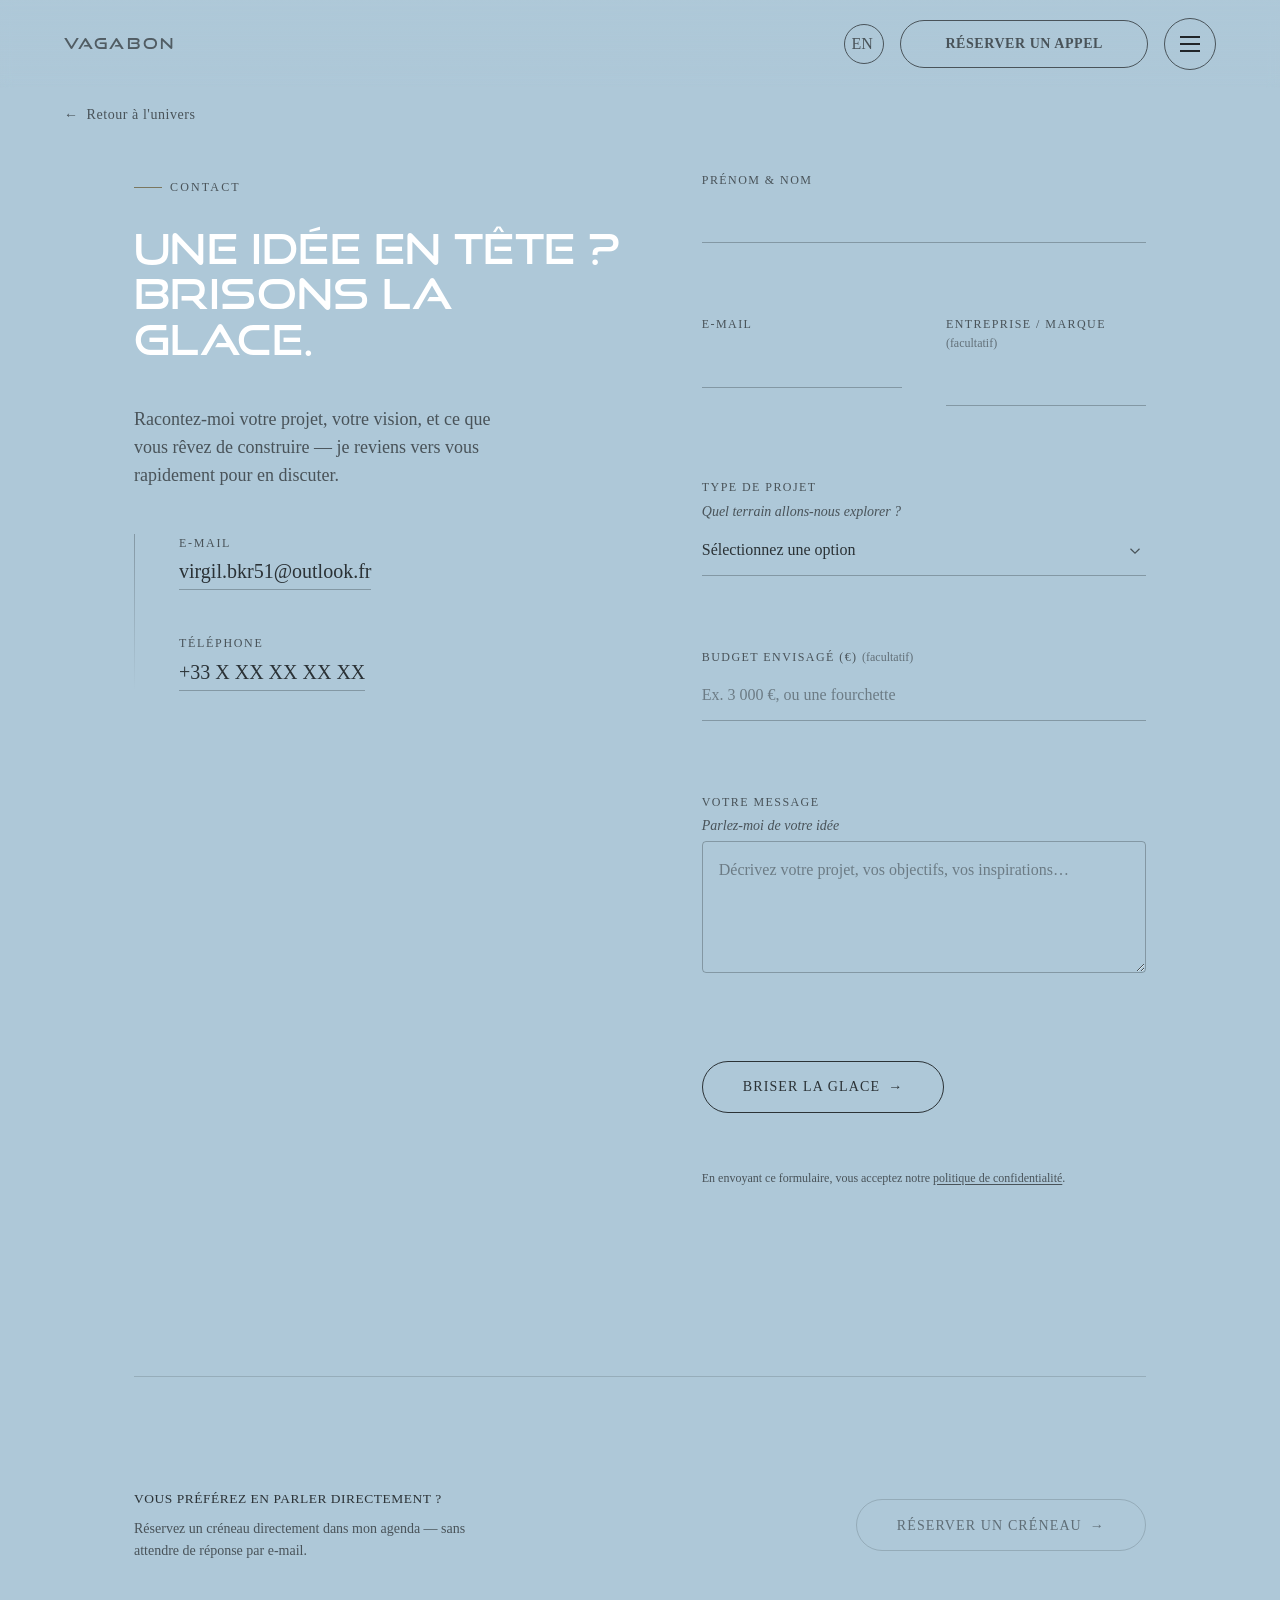
<file: contact.html>
<!DOCTYPE html>
<html lang="fr" translate="no">
<head>
  <meta charset="UTF-8">
  <meta name="google" content="notranslate">
  <meta name="viewport" content="width=device-width, initial-scale=1.0">
  <link rel="preload" href="assets/fonts/good-times/good-times.woff2" as="font" type="font/woff2" crossorigin>
  <title>Contact — Vagabon | Virgil Boukraa, Reims</title>
  <meta name="description" content="Une idée en tête ? Parlez-moi de votre projet ou réservez directement un appel avec Virgil Boukraa, studio créatif indépendant Vagabon.">
  <link rel="canonical" href="https://virgilbkr.github.io/vagabon-site/contact.html">

  <!-- Open Graph -->
  <meta property="og:type" content="website">
  <meta property="og:site_name" content="Vagabon">
  <meta property="og:title" content="Contact — Vagabon">
  <meta property="og:description" content="Une idée en tête ? Brisons la glace : formulaire de contact ou réservation directe d'un appel.">
  <meta property="og:url" content="https://virgilbkr.github.io/vagabon-site/contact.html">
  <meta property="og:locale" content="fr_FR">

  <link rel="icon" href="favicon.svg" type="image/svg+xml">
  <link rel="manifest" href="site.webmanifest">
  <meta name="theme-color" content="#AEC8D8">

  <link rel="stylesheet" href="css/reset.css?v=2">
  <link rel="stylesheet" href="css/variables.css?v=4">
  <link rel="stylesheet" href="css/base.css?v=2">
  <link rel="stylesheet" href="css/layout.css?v=2">
  <link rel="stylesheet" href="css/components.css?v=6">
  <link rel="stylesheet" href="css/utilities.css?v=2">
  <link rel="stylesheet" href="css/animations.css?v=3">
  <link rel="stylesheet" href="css/responsive.css?v=2">
  <link rel="stylesheet" href="css/pages/contact.css?v=6">
</head>
<body class="page-contact">
  <a class="skip-link" href="#main-content">Aller au contenu</a>

  <div class="loader" data-loader aria-hidden="false">
    <div class="loader__mark" aria-hidden="true">V</div>
    <p class="loader__wordmark">VAGABON</p>
    <div class="loader__bar-track"><div class="loader__bar"></div></div>
  </div>

  <div class="c-progress" data-progress aria-hidden="true"></div>

  <!-- ======================= HEADER (structure partagée) =======================
       Logo, langue, navigation — conservés strictement identiques au
       composant partagé (voir mentions-legales.html). Le bouton « Réserver
       un appel » pointe ici vers #contact-form (on est déjà sur la page
       Contact) : comportement adapté logiquement, design inchangé. -->
  <header class="c-header" data-header>
    <div class="l-container c-header__inner">
      <a href="index.html" class="contact-brand" aria-label="Retour à l'accueil Vagabon">VAGABON</a>

      <div class="c-header__actions">
        <button type="button" class="c-icon-btn u-hide-mobile" data-lang-toggle aria-label="Switch to English">FR</button>
        <a href="#contact-form" class="c-btn c-btn--secondary u-hide-mobile" data-i18n="nav.book_call">Réserver un appel</a>
        <button type="button" class="c-menu-toggle" data-menu-toggle aria-expanded="false" aria-controls="nav-fullscreen" aria-label="Ouvrir le menu" data-i18n-attr="aria-label:nav.menu.open">
          <span class="c-menu-toggle__bar" aria-hidden="true"></span>
          <span class="c-menu-toggle__bar" aria-hidden="true"></span>
          <span class="c-menu-toggle__bar" aria-hidden="true"></span>
        </button>
      </div>
    </div>
  </header>

  <nav class="c-nav-fullscreen" id="nav-fullscreen" data-nav-menu data-open="false" aria-hidden="true" aria-label="Navigation principale">
    <div class="c-nav-fullscreen__grid">
      <ul class="c-nav-fullscreen__list">
        <li><a class="c-nav-fullscreen__link" href="universe.html" data-nav-link><span class="c-nav-fullscreen__link-number">01</span><span data-i18n="nav.menu.universe">Univers</span></a></li>
        <li><a class="c-nav-fullscreen__link" href="qui-suis-je.html" data-nav-link><span class="c-nav-fullscreen__link-number">02</span><span data-i18n="nav.menu.who">Qui suis-je</span></a></li>
        <li><a class="c-nav-fullscreen__link" href="ressources.html" data-nav-link><span class="c-nav-fullscreen__link-number">03</span><span data-i18n="nav.ressources">Ressources</span></a></li>
        <li><a class="c-nav-fullscreen__link" href="contact.html" data-nav-link aria-current="page"><span class="c-nav-fullscreen__link-number">04</span><span data-i18n="nav.contact">Contact</span></a></li>
      </ul>
      <div class="c-nav-fullscreen__aside">
        <div>
          <p class="c-nav-fullscreen__meta"><span data-i18n="meta.location_line1">Reims · Paris · Lille</span><br><span data-i18n="meta.location_line2">France entière, à distance</span></p>
          <p class="c-nav-fullscreen__meta u-mt-md"><a href="mailto:virgil.bkr51@outlook.fr" class="c-btn--ghost">virgil.bkr51@outlook.fr</a></p>
        </div>
        <div>
          <a href="#contact-form" class="c-btn c-btn--primary c-btn--block" data-menu-close data-i18n="nav.book_call">Réserver un appel</a>
          <div class="c-nav-fullscreen__social u-mt-md" data-social-links aria-label="Réseaux sociaux"></div>
        </div>
      </div>
    </div>
    <button type="button" class="c-icon-btn" data-menu-close style="position:absolute; top:24px; right:24px;" aria-label="Fermer le menu" data-i18n-attr="aria-label:nav.menu.close">✕</button>
  </nav>

  <a href="universe.html" class="contact-back">← <span data-i18n="cta.back_universe">Retour à l'univers</span></a>

  <div class="l-page">
  <main id="main-content" tabindex="-1">

    <section class="contact-hero" aria-labelledby="contact-hero-title">
      <div class="contact-hero__grid">

        <!-- ============ GAUCHE : titre, intro, coordonnées ============
             Regroupés dans UN SEUL conteneur de grille (.contact-hero__left)
             plutôt que trois zones de grille séparées empilées sur 3 lignes :
             voir css/pages/contact.css pour l'explication de la cause
             structurelle (une zone "form" qui s'étendait sur ces 3 lignes
             gonflait chacune d'elles pour loger la hauteur du formulaire,
             créant l'espace vide constaté avant l'intro/les coordonnées). -->
        <div class="contact-hero__left">
          <div class="contact-hero__title-block">
            <div class="contact-eyebrow" data-reveal data-i18n="nav.contact">Contact</div>
            <h1 id="contact-hero-title" class="contact-hero__title" data-reveal><span data-i18n="contact.hero_title_line1">UNE IDÉE EN TÊTE ?</span><br><span data-i18n="contact.hero_title_line2">BRISONS LA GLACE.</span></h1>
          </div>

          <div class="contact-hero__intro-block">
            <p class="contact-hero__intro-text" data-reveal data-i18n="contact.hero_intro">Racontez-moi votre projet, votre vision, et ce que vous rêvez de construire — je reviens vers vous rapidement pour en discuter.</p>
          </div>

          <div class="contact-hero__coords-block">
            <div class="contact-hero__coords-line" aria-hidden="true"></div>
            <div class="contact-coords__list">
              <div class="contact-coords__item">
                <span class="contact-coords__label" data-i18n="form.email_short">E-mail</span>
                <a href="mailto:virgil.bkr51@outlook.fr" class="contact-coords__value">virgil.bkr51@outlook.fr</a>
              </div>
              <div class="contact-coords__item">
                <span class="contact-coords__label" data-i18n="form.phone_short">Téléphone</span>
                <!-- TÉLÉPHONE PLACEHOLDER : remplacez le texte ci-dessous par votre
                     numéro réel, puis transformez-le en lien <a href="tel:+33...">
                     si vous souhaitez le rendre cliquable. -->
                <span class="contact-coords__value">+33 X XX XX XX XX</span>
              </div>
            </div>
          </div>
        </div>

        <!-- ============ DROITE : formulaire ============ -->
        <div class="contact-hero__form-block" id="contact-form-wrap">
          <form class="contact-form" id="contact-form" novalidate>

            <div class="contact-field" data-reveal>
              <label class="contact-field__label" for="cf-name" data-i18n="form.first_last_name">Prénom &amp; nom</label>
              <input class="contact-field__control" type="text" id="cf-name" name="name" autocomplete="name" required aria-describedby="cf-name-error">
              <p class="contact-field__error" id="cf-name-error" role="alert"></p>
            </div>

            <div class="contact-form__row">
              <div class="contact-field" data-reveal>
                <label class="contact-field__label" for="cf-email" data-i18n="form.email_short">E-mail</label>
                <input class="contact-field__control" type="email" id="cf-email" name="email" autocomplete="email" required aria-describedby="cf-email-error">
                <p class="contact-field__error" id="cf-email-error" role="alert"></p>
              </div>

              <div class="contact-field" data-reveal>
                <label class="contact-field__label" for="cf-company"><span data-i18n="form.company_brand">Entreprise / marque</span> <span class="u-optional">(<span data-i18n="form.optional">facultatif</span>)</span></label>
                <input class="contact-field__control" type="text" id="cf-company" name="company" autocomplete="organization">
              </div>
            </div>

            <div class="contact-field" data-reveal>
              <label class="contact-field__label" for="cf-project-type" data-i18n="form.project_type">Type de projet</label>
              <p class="contact-field__hint" data-i18n="form.project_type_hint">Quel terrain allons-nous explorer ?</p>
              <select class="contact-field__control" id="cf-project-type" name="projectType" required aria-describedby="cf-project-type-error">
                <option value="" disabled selected data-i18n="form.select_placeholder">Sélectionnez une option</option>
                <option value="identite-visuelle" data-i18n="form.opt_identity">Identité visuelle</option>
                <option value="direction-artistique" data-i18n="form.opt_direction">Direction artistique</option>
                <option value="site-web" data-i18n="form.opt_website">Site web / expérience digitale</option>
                <option value="video-contenu" data-i18n="form.opt_video">Vidéo / contenu</option>
                <option value="strategie-communication" data-i18n="form.opt_strategy">Stratégie / communication</option>
                <option value="autre" data-i18n="form.opt_other">Autre</option>
              </select>
              <p class="contact-field__error" id="cf-project-type-error" role="alert"></p>
            </div>

            <div class="contact-field" data-reveal>
              <label class="contact-field__label" for="cf-budget"><span data-i18n="form.budget_amount">Budget envisagé (€)</span> <span class="u-optional">(<span data-i18n="form.optional">facultatif</span>)</span></label>
              <input class="contact-field__control" type="text" inputmode="decimal" id="cf-budget" name="budget" placeholder="Ex. 3 000 €, ou une fourchette" data-i18n-attr="placeholder:form.budget_placeholder">
            </div>

            <div class="contact-field" data-reveal>
              <label class="contact-field__label" for="cf-message" data-i18n="form.message_label">Votre message</label>
              <p class="contact-field__hint" data-i18n="form.message_hint">Parlez-moi de votre idée</p>
              <textarea class="contact-field__control" id="cf-message" name="message" required aria-describedby="cf-message-error" placeholder="Décrivez votre projet, vos objectifs, vos inspirations…" data-i18n-attr="placeholder:form.message_placeholder"></textarea>
              <p class="contact-field__error" id="cf-message-error" role="alert"></p>
            </div>

            <p class="contact-form__global-error" role="alert"></p>

            <button type="submit" class="contact-form__submit">
              <span class="contact-form__submit-spinner" aria-hidden="true"></span>
              <span class="contact-form__submit-label" data-i18n="form.submit_ice">Briser la glace</span>
              <span class="contact-form__submit-arrow" aria-hidden="true">→</span>
            </button>

            <p class="contact-form__privacy-note"><span data-i18n="form.privacy_pre">En envoyant ce formulaire, vous acceptez notre</span> <a href="politique-confidentialite.html" data-i18n="form.privacy_link">politique de confidentialité</a>.</p>
          </form>

          <div class="contact-form__success" role="status">
            <p class="contact-form__success-title"><span data-i18n="form.success_title_line1">La glace est brisée.</span><br><span data-i18n="form.success_title_line2">On revient vers vous très vite.</span></p>
            <p class="contact-form__success-text" data-i18n="form.success_text">Merci pour votre message — Virgil y répondra personnellement dès que possible.</p>
            <p class="contact-form__demo-note" data-i18n="form.demo_note">
              Mode démonstration : ce formulaire n'est pas encore relié à un service d'envoi, aucun message n'a donc réellement été transmis pour l'instant.
            </p>
          </div>
        </div>

        <!-- ============ BANDE CALENDLY (pleine largeur) ============ -->
        <div class="contact-hero__calendly-block">
          <div class="contact-calendly">
            <div class="contact-calendly__text">
              <p class="contact-calendly__title" data-i18n="calendly.title">Vous préférez en parler directement ?</p>
              <p class="contact-calendly__subtitle" data-i18n="calendly.subtitle">Réservez un créneau directement dans mon agenda — sans attendre de réponse par e-mail.</p>
              <p class="contact-calendly__note" data-calendly-note data-i18n="calendly.note">Le lien de réservation n'est pas encore configuré : utilisez le formulaire ci-dessus en attendant, je vous recontacterai rapidement.</p>
            </div>
            <a
              href="#"
              class="contact-calendly__button"
              data-calendly-button
              data-calendly-note-target="[data-calendly-note]"
            ><span data-i18n="calendly.button">Réserver un créneau</span> <span aria-hidden="true">→</span></a>
          </div>
        </div>

      </div>
    </section>

  </main>
  </div>

  <!-- Données (chargées avant les scripts qui en dépendent) -->
  <script src="data/settings.js"></script>
  <script src="data/translations.js"></script>
  <script src="js/loader.js"></script>
  <script src="js/accessibility.js" defer></script>
  <script src="js/language.js" defer></script>
  <script src="js/navigation.js" defer></script>
  <script src="js/data-renderer.js" defer></script>
  <script src="js/animations.js" defer></script>
  <script src="js/calendly.js" defer></script>
  <script src="js/forms.js" defer></script>
  <script src="js/main.js" defer></script>
</body>
</html>
</file>
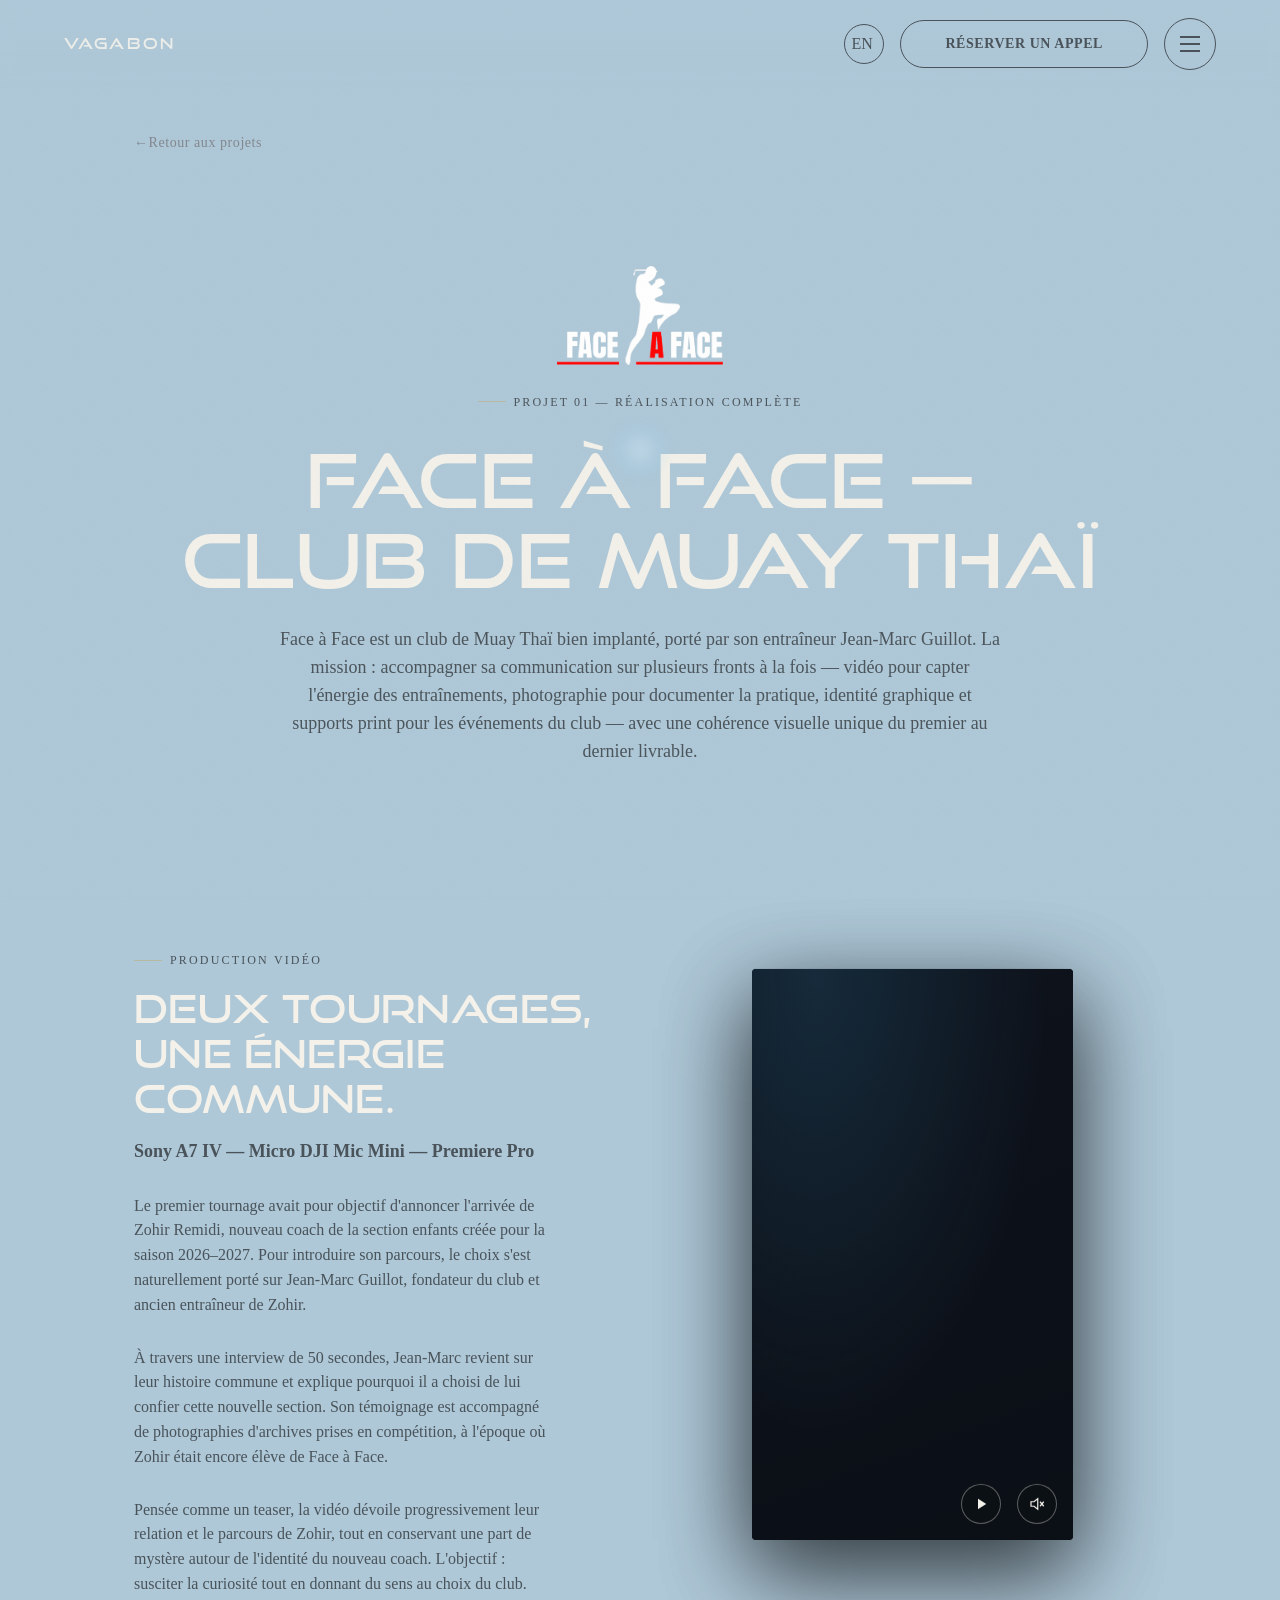
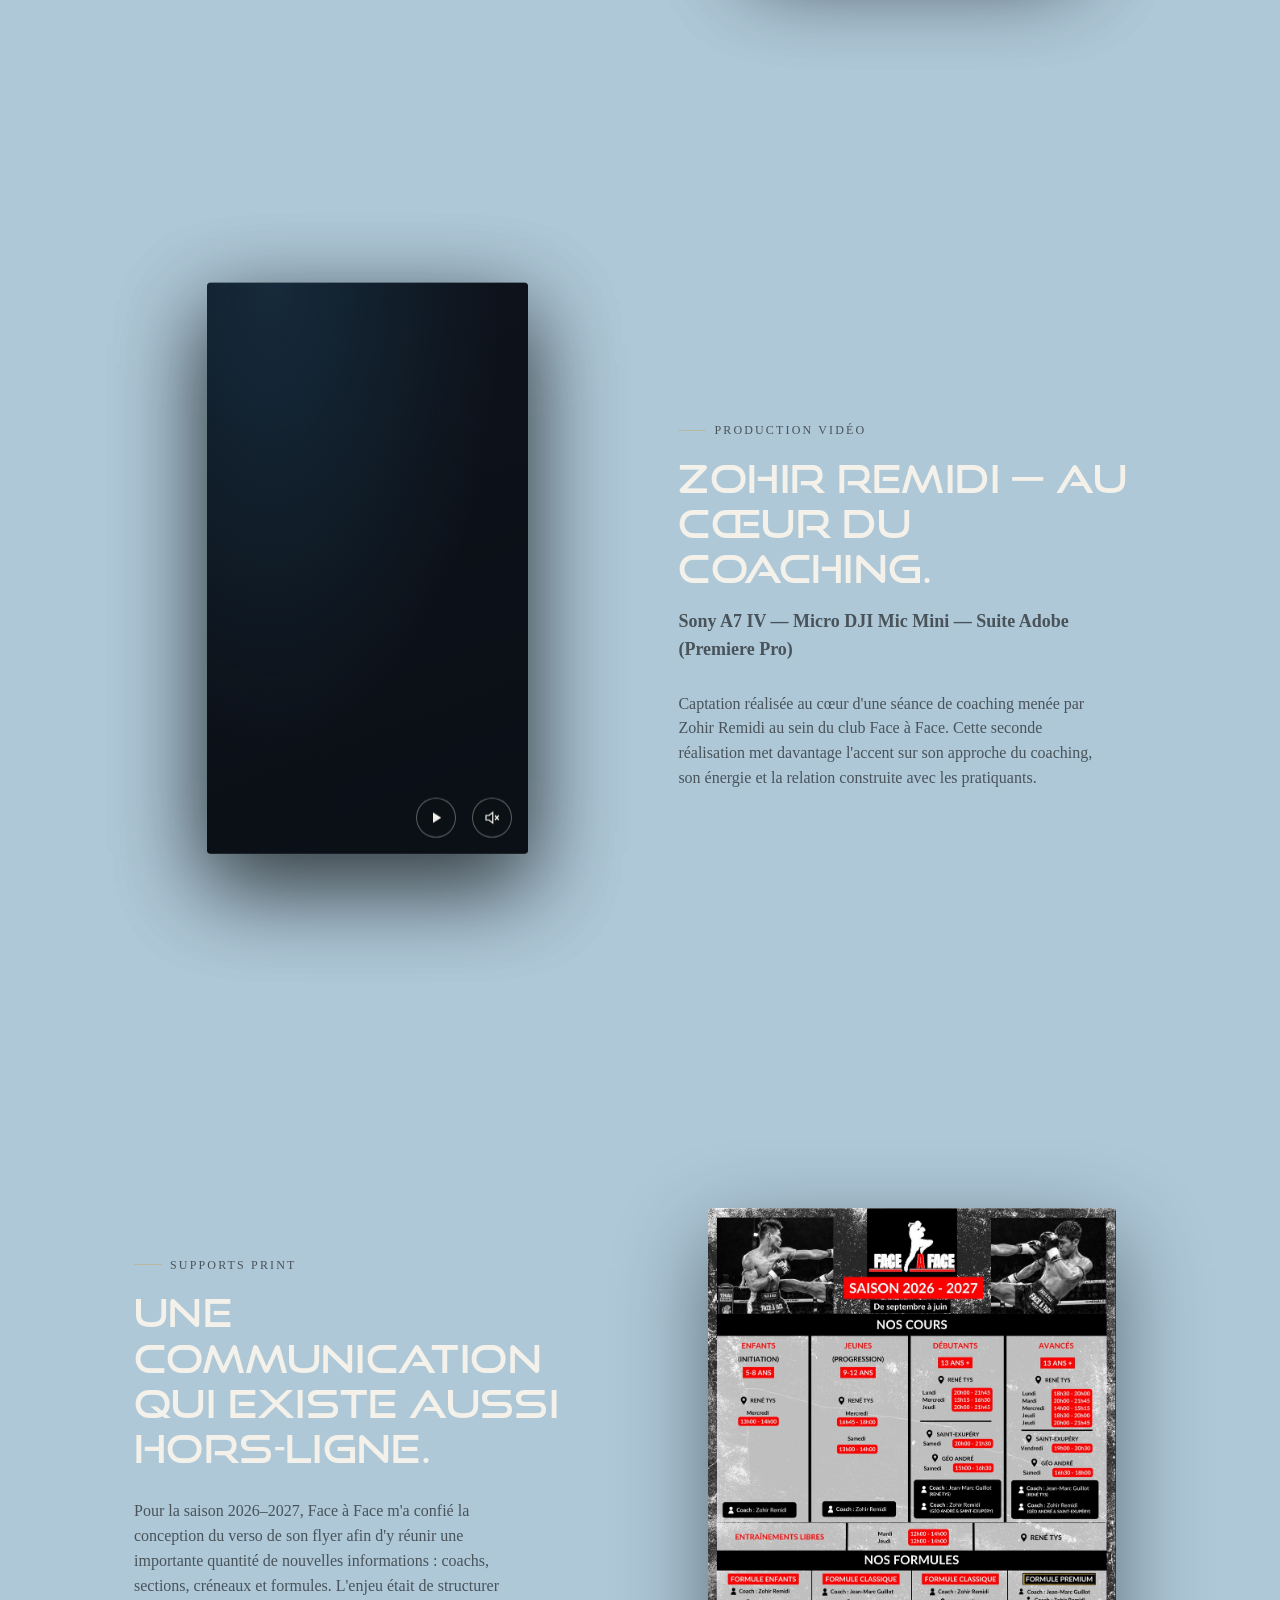
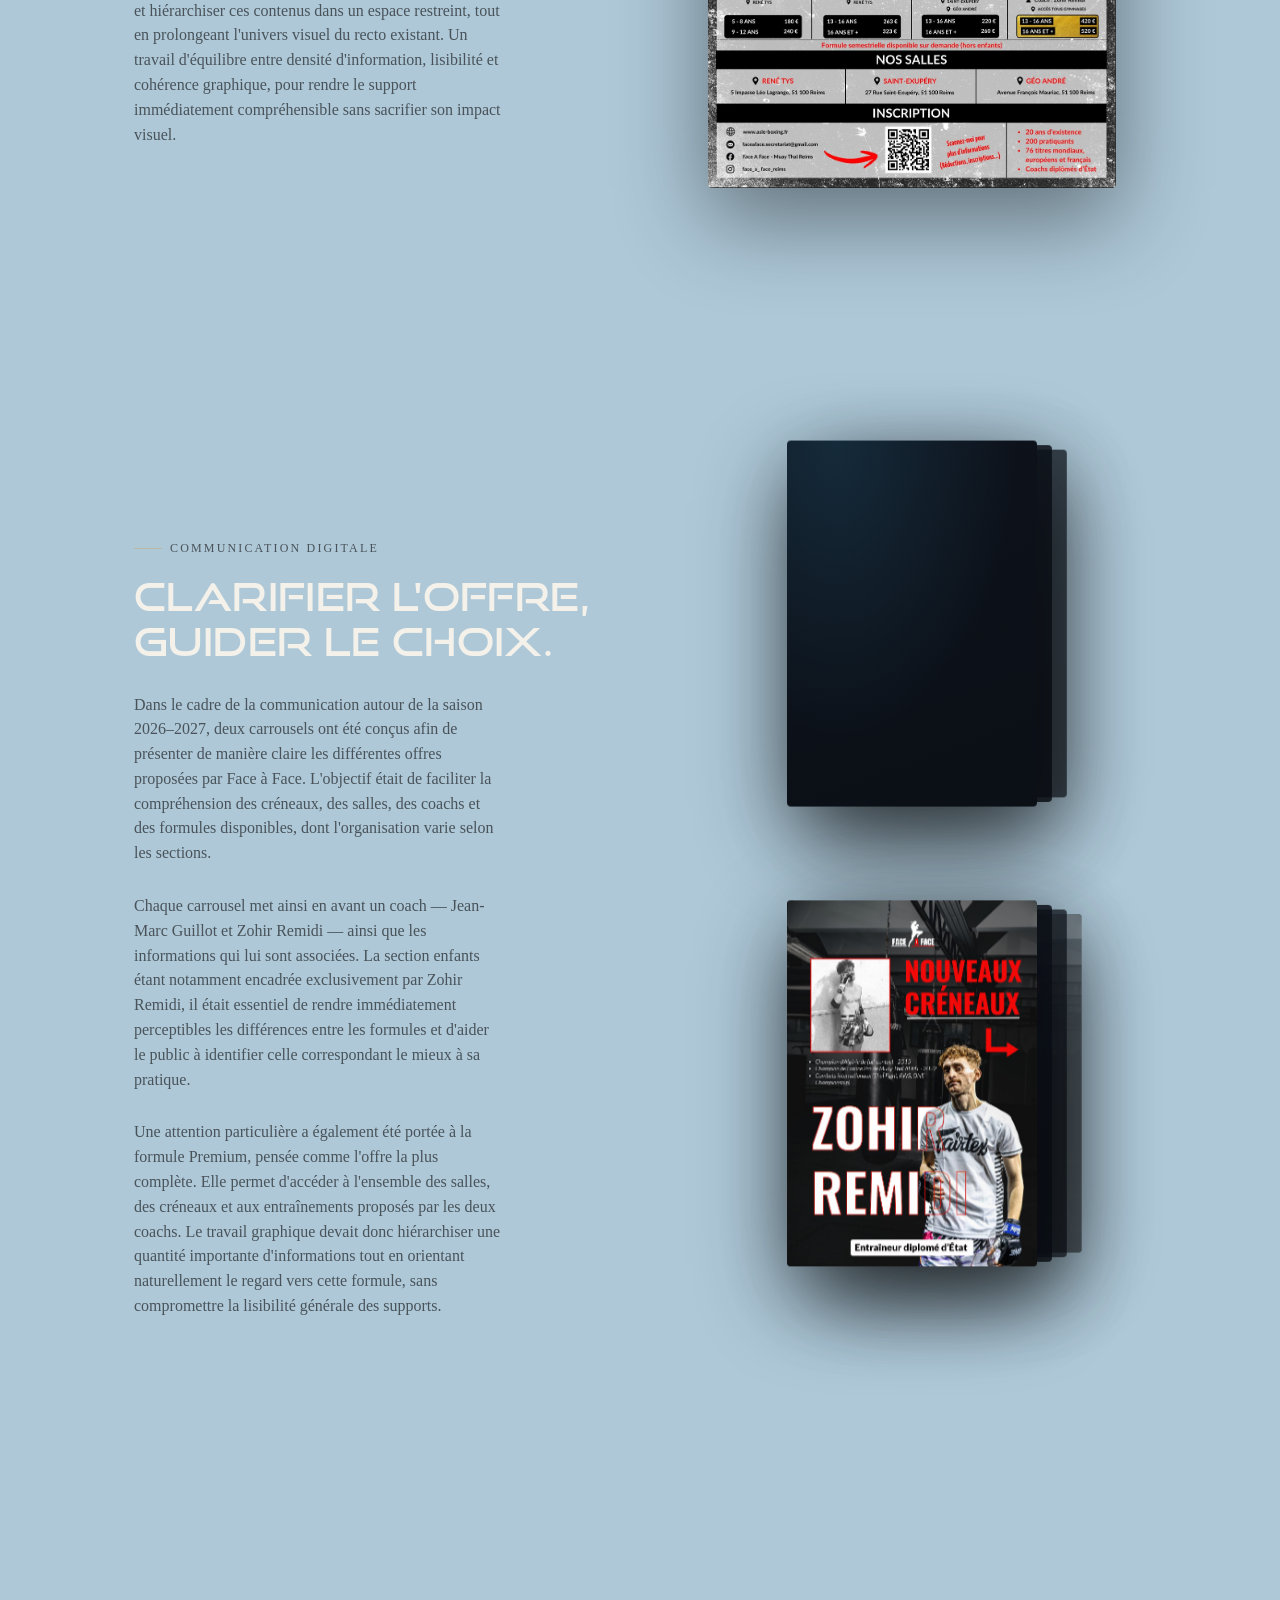
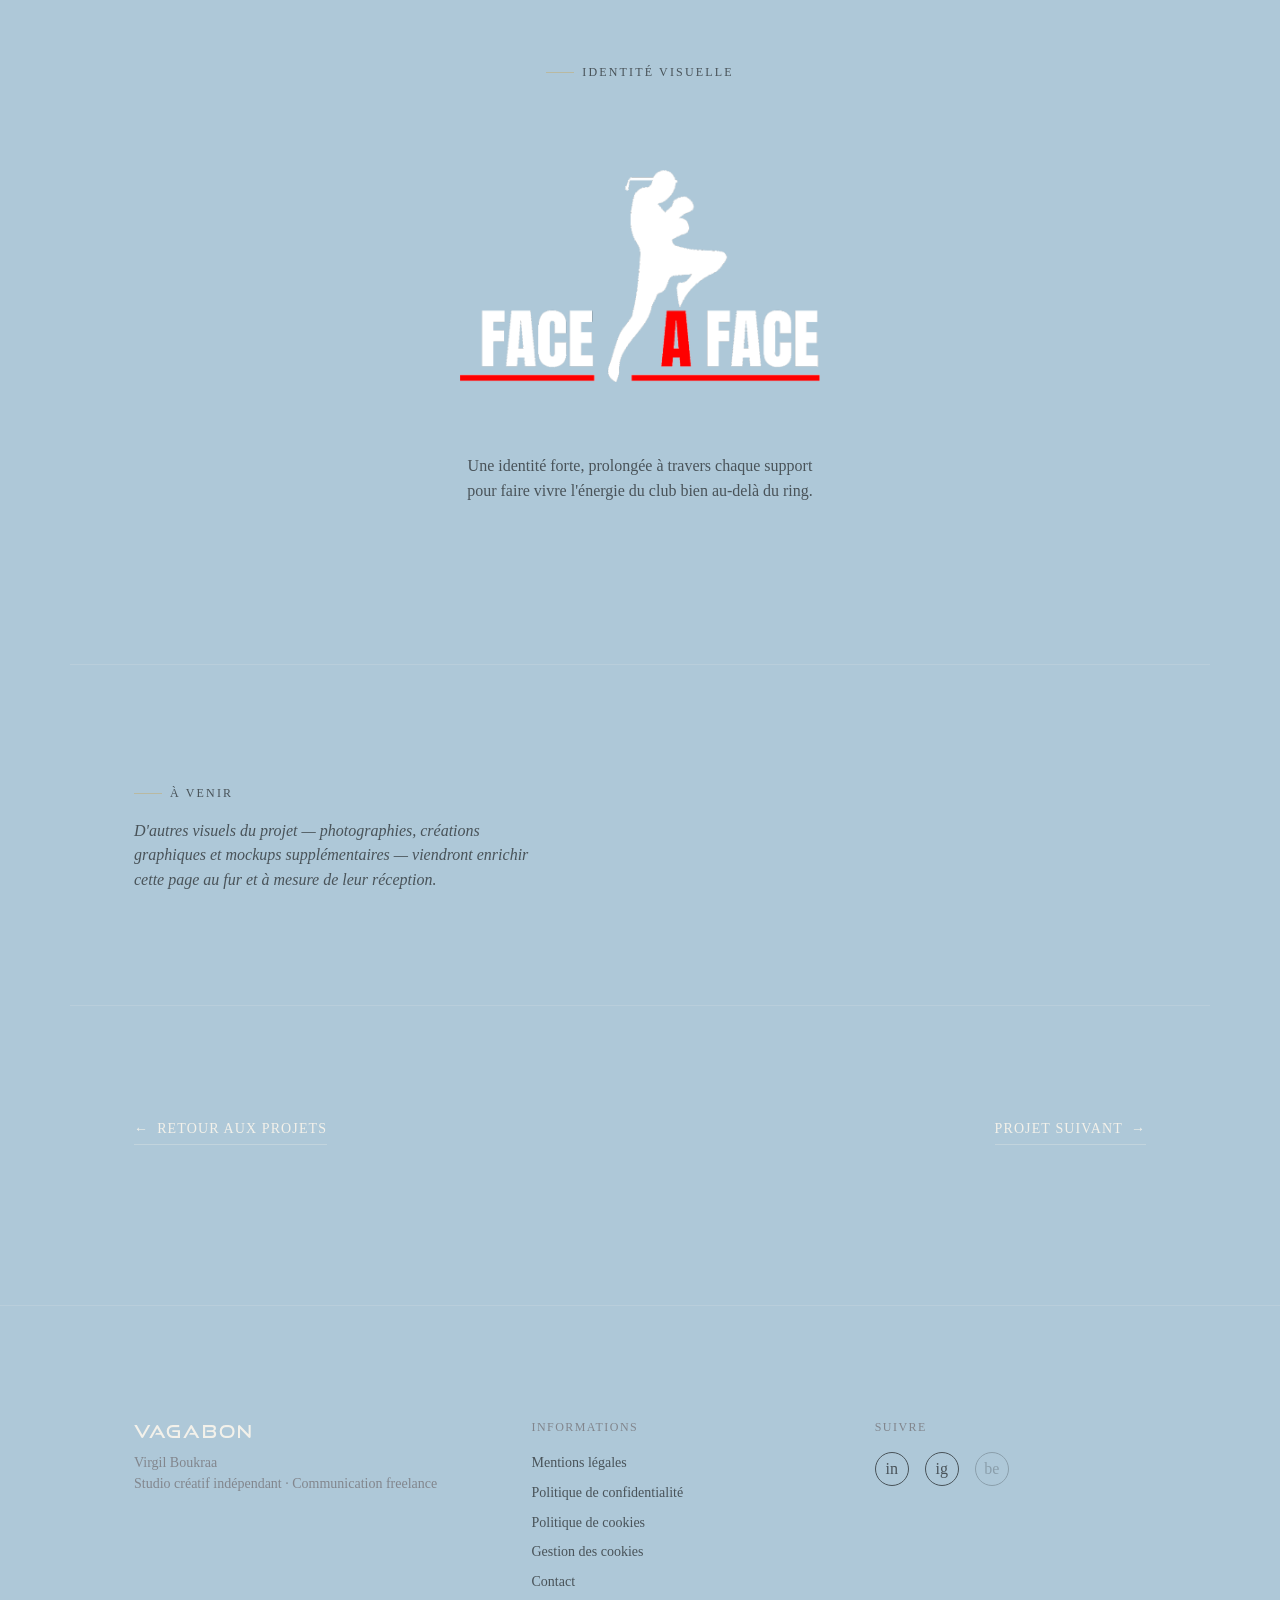
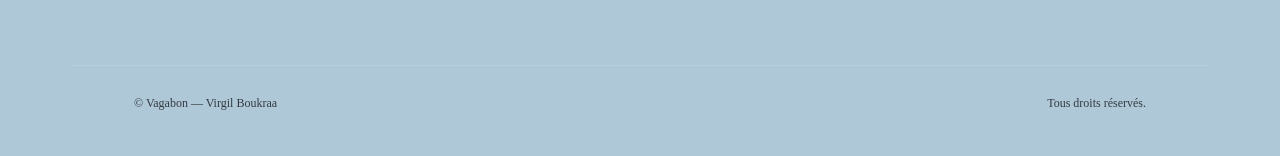
<file: face-a-face.html>
<!DOCTYPE html>
<html lang="fr" translate="no">
<head>
  <meta charset="UTF-8">
  <meta name="google" content="notranslate">
  <meta name="viewport" content="width=device-width, initial-scale=1.0">
  <link rel="preload" href="assets/fonts/good-times/good-times.woff2" as="font" type="font/woff2" crossorigin>
  <title>Face à Face — Club de Muay Thaï | Projet Vagabon</title>
  <meta name="description" content="Accompagnement créatif du club Face à Face : direction artistique, production vidéo, photographie, créations graphiques et supports print.">
  <link rel="canonical" href="https://virgilbkr.github.io/vagabon-site/face-a-face.html">
  <meta name="robots" content="noindex, nofollow"><!-- Page en cours d'enrichissement (visuels transmis progressivement) : à retirer une fois complète. -->

  <!-- Open Graph -->
  <meta property="og:type" content="website">
  <meta property="og:site_name" content="Vagabon">
  <meta property="og:title" content="Face à Face — Club de Muay Thaï">
  <meta property="og:description" content="Direction artistique, vidéo, photographie, identité graphique et print pour le club Face à Face.">
  <meta property="og:url" content="https://virgilbkr.github.io/vagabon-site/face-a-face.html">
  <meta property="og:locale" content="fr_FR">

  <link rel="icon" href="favicon.svg" type="image/svg+xml">
  <link rel="manifest" href="site.webmanifest">
  <meta name="theme-color" content="#05070B">

  <link rel="stylesheet" href="css/reset.css?v=2">
  <link rel="stylesheet" href="css/variables.css?v=4">
  <link rel="stylesheet" href="css/base.css?v=2">
  <link rel="stylesheet" href="css/layout.css?v=2">
  <link rel="stylesheet" href="css/components.css?v=6">
  <link rel="stylesheet" href="css/utilities.css?v=2">
  <link rel="stylesheet" href="css/animations.css?v=3">
  <link rel="stylesheet" href="css/responsive.css?v=2">
  <!-- Réutilise universe.css TEL QUEL (palette glaciale, header sombre,
       curseur, ET surtout le moteur du carrousel .universe-project__media--stack /
       .universe-project__stack / .universe-project__stack-card — voir
       js/universe-media-stack.js). Rien n'est dupliqué : cette page hérite du
       même composant que celui déplacé depuis universe.html, à l'identique. -->
  <link rel="stylesheet" href="css/pages/universe.css?v=49">
  <!-- Styles propres à cette page (narration verticale). Fichier conçu comme
       un GABARIT réutilisable pour les futures pages projet : voir l'en-tête
       du fichier. -->
  <link rel="stylesheet" href="css/pages/face-a-face.css?v=17">
</head>
<body class="page-universe page-face-a-face">
  <a class="skip-link" href="#main-content">Aller au contenu</a>

  <div class="loader" data-loader aria-hidden="false">
    <div class="loader__mark" aria-hidden="true">V</div>
    <p class="loader__wordmark">VAGABON</p>
    <div class="loader__bar-track"><div class="loader__bar"></div></div>
  </div>

  <div class="c-progress" data-progress data-progress-live aria-hidden="true"></div>

  <!-- ======================= HEADER (structure partagée, identique à universe.html) ======================= -->
  <header class="c-header" data-header>
    <div class="l-container c-header__inner">
      <a href="index.html" class="universe-brand" aria-label="Retour à l'accueil Vagabon">VAGABON</a>
      <div class="c-header__actions">
        <button type="button" class="c-icon-btn u-hide-mobile" data-lang-toggle aria-label="Switch to English">FR</button>
        <button type="button" class="c-icon-btn u-hide-mobile" data-audio-toggle aria-label="Activer le son de la vidéo" data-i18n-attr="aria-label:nav.sound_video_label" aria-pressed="false" tabindex="-1">
          <svg viewBox="0 0 24 24" fill="none" stroke="currentColor" stroke-width="1.6" aria-hidden="true"><path d="M4 9v6h4l5 4V5L8 9H4z"/><path d="M17 8a5 5 0 010 8"/></svg>
        </button>
        <a href="contact.html" class="c-btn c-btn--secondary u-hide-mobile" data-i18n="nav.book_call">Réserver un appel</a>
        <button type="button" class="c-menu-toggle" data-menu-toggle aria-expanded="false" aria-controls="nav-fullscreen" aria-label="Ouvrir le menu" data-i18n-attr="aria-label:nav.menu.open">
          <span class="c-menu-toggle__bar" aria-hidden="true"></span>
          <span class="c-menu-toggle__bar" aria-hidden="true"></span>
          <span class="c-menu-toggle__bar" aria-hidden="true"></span>
        </button>
      </div>
    </div>
  </header>

  <nav class="c-nav-fullscreen" id="nav-fullscreen" data-nav-menu data-open="false" aria-hidden="true" aria-label="Navigation principale">
    <div class="c-nav-fullscreen__grid">
      <ul class="c-nav-fullscreen__list">
        <li><a class="c-nav-fullscreen__link" href="universe.html" data-nav-link aria-current="page"><span class="c-nav-fullscreen__link-number">01</span><span data-i18n="nav.menu.universe">Univers</span></a></li>
        <li><a class="c-nav-fullscreen__link" href="qui-suis-je.html" data-nav-link><span class="c-nav-fullscreen__link-number">02</span><span data-i18n="nav.menu.who">Qui suis-je</span></a></li>
        <li><a class="c-nav-fullscreen__link" href="ressources.html" data-nav-link><span class="c-nav-fullscreen__link-number">03</span><span data-i18n="nav.ressources">Ressources</span></a></li>
        <li><a class="c-nav-fullscreen__link" href="contact.html" data-nav-link><span class="c-nav-fullscreen__link-number">04</span><span data-i18n="nav.contact">Contact</span></a></li>
      </ul>
      <div class="c-nav-fullscreen__aside">
        <div>
          <p class="c-nav-fullscreen__meta"><span data-i18n="meta.location_line1">Reims · Paris · Lille</span><br><span data-i18n="meta.location_line2">France entière, à distance</span></p>
          <p class="c-nav-fullscreen__meta u-mt-md"><a href="mailto:virgil.bkr51@outlook.fr" class="c-btn--ghost">virgil.bkr51@outlook.fr</a></p>
          <p class="u-mt-md"><a href="universe.html" class="universe-nav__back">← <span data-i18n="cta.back_universe">Retour à l'univers</span></a></p>
        </div>
        <div>
          <a href="contact.html" class="c-btn c-btn--primary c-btn--block" data-menu-close data-i18n="nav.book_call">Réserver un appel</a>
          <div class="c-nav-fullscreen__social u-mt-md" data-social-links aria-label="Réseaux sociaux"></div>
        </div>
      </div>
    </div>
    <button type="button" class="c-icon-btn" data-menu-close style="position:absolute; top:24px; right:24px;" aria-label="Fermer le menu" data-i18n-attr="aria-label:nav.menu.close">✕</button>
  </nav>

  <div class="l-page">
  <main id="main-content" tabindex="-1">

    <!-- ======================= A. INTRODUCTION ======================= -->
    <section class="project-page__opening">
      <a href="universe.html#projets" class="project-page__back">← <span data-i18n="cta.back_projects">Retour aux projets</span></a>

      <div class="project-page__opening-inner">
        <!-- Logo Face à Face déplacé ici, tout en haut du bloc d'ouverture
             (il vivait auparavant après le lede, en bas de ce même bloc) :
             signature visuelle du client, affichée avant même le titre du
             projet. Fichier inchangé — assets/images/projects/face-a-face/
             logo-face-a-face.png — déjà un PNG à fond transparent réellement
             recadré sur le tracé du logo (vérifié : canal alpha présent,
             aucun fond opaque), c'est le même fichier déjà utilisé plus haut
             dans project-page__spotlight-logo un peu plus bas sur cette
             page. Aucun conteneur/carte autour : juste l'image, sur le fond
             de la page. -->
        <img class="project-page__opening-logo" src="assets/images/projects/face-a-face/logo-face-a-face.png" alt="Logo Face à Face" data-reveal>
        <p class="project-page__eyebrow" data-reveal data-reveal-delay="1" data-i18n="faf.eyebrow_opening">Projet 01 — Réalisation complète</p>
        <h1 class="project-page__title" data-reveal data-reveal-delay="2">Face à Face —<br>Club de Muay Thaï</h1>
        <p class="project-page__lede" data-reveal data-reveal-delay="3" data-i18n="faf.section.context_body">Face à Face est un club de Muay Thaï bien implanté, porté par son entraîneur Jean-Marc Guillot. La mission : accompagner sa communication sur plusieurs fronts à la fois — vidéo pour capter l'énergie des entraînements, photographie pour documenter la pratique, identité graphique et supports print pour les événements du club — avec une cohérence visuelle unique du premier au dernier livrable.</p>
      </div>
    </section>

    <!-- ======================= B. CONTEXTE / MISSION — SUPPRIMÉE =======================
         Section entièrement retirée (demande explicite) : son contenu
         explicatif (label "Contexte" + paragraphe) avait déjà été déplacé
         dans le bloc d'introduction ci-dessus lors d'un précédent
         ajustement, laissant cette section redondante. Suppression réelle
         de la structure (pas un simple masquage) : le visuel
         flyer-muay-thai.jpg (recto) qu'elle affichait n'est donc plus
         utilisé sur CETTE page (il reste utilisé tel quel sur la page
         principale si c'est le cas — fichier non touché, non supprimé du
         disque). La section C (carrousel) ci-dessous devient directement
         adjacente à l'introduction : le sélecteur générique
         ".project-page__opening + .project-page__section" dans
         face-a-face.css (déjà en place, non modifié) cible automatiquement
         "quelle que soit la section qui suit directement l'ouverture" —
         il s'applique donc maintenant au carrousel avec le même espacement
         resserré (44px) déjà validé, sans qu'aucun changement CSS ne soit
         nécessaire pour éviter un grand vide. -->

    <!-- ======================= C. VIDÉO — CARROUSEL RETIRÉ (demande explicite) =======================
         Les 3 cartes de secours (placeholders 02/03/04) qui créaient l'effet
         de pile/profondeur derrière la vidéo ont été supprimées : il ne
         reste plus qu'une seule carte, la vidéo réelle. data-project-stack
         et le wrapper .universe-project__stack sont volontairement
         CONSERVÉS (plutôt que retirés) : js/universe-media-stack.js
         (non modifié) fait déjà `if (cards.length < 2) return;` dès
         l'initialisation — avec une seule carte, ce script s'arrête donc
         immédiatement, n'attache aucun listener de glissement/molette et
         ne pose surtout AUCUN transform inline sur la carte. Le résultat
         visuel est donc géré entièrement par le CSS existant
         (.universe-project__stack-card { position:absolute; inset:0; } —
         remplit son parent exactement, sans décalage ni échelle), sans
         qu'une seule ligne de JS n'ait eu besoin d'être modifiée. Même
         boîte 9:16, même largeur responsive, même object-fit: contain,
         même arrondi/ombre : rien de tout cela ne change. -->
    <section class="project-page__section project-page__section--carousel">
      <div class="project-page__section-text" data-reveal>
        <p class="project-page__section-eyebrow" data-i18n="faf.section.video_eyebrow">Production vidéo</p>
        <h2 class="project-page__section-title" data-i18n="faf.section.video_title">Deux tournages, une énergie commune.</h2>
        <p class="project-page__section-meta" data-i18n="faf.section.video_meta">Sony A7 IV — Micro DJI Mic Mini — Premiere Pro</p>
        <p class="project-page__section-body" data-i18n="faf.section.video_body_1">Le premier tournage avait pour objectif d'annoncer l'arrivée de Zohir Remidi, nouveau coach de la section enfants créée pour la saison 2026–2027. Pour introduire son parcours, le choix s'est naturellement porté sur Jean-Marc Guillot, fondateur du club et ancien entraîneur de Zohir.</p>
        <p class="project-page__section-body" data-i18n="faf.section.video_body_2">À travers une interview de 50 secondes, Jean-Marc revient sur leur histoire commune et explique pourquoi il a choisi de lui confier cette nouvelle section. Son témoignage est accompagné de photographies d'archives prises en compétition, à l'époque où Zohir était encore élève de Face à Face.</p>
        <p class="project-page__section-body" data-i18n="faf.section.video_body_3">Pensée comme un teaser, la vidéo dévoile progressivement leur relation et le parcours de Zohir, tout en conservant une part de mystère autour de l'identité du nouveau coach. L'objectif : susciter la curiosité tout en donnant du sens au choix du club.</p>
      </div>
      <article class="universe-project" data-reveal>
        <div class="universe-project__media universe-project__media--stack" data-universe-parallax>
          <div class="universe-project__stack" data-project-stack>
            <div class="universe-project__stack-card" data-stack-index="0">
              <video class="universe-project__video" data-project-video autoplay muted loop playsinline preload="metadata" aria-label="Teaser vidéo du projet Face à Face — Club de Muay Thaï">
                <source src="Teaser-Jean-Marc%20Guillot.mp4" type="video/mp4">
              </video>
              <!-- Bouton lecture/pause dédié à cette vidéo (voir
                   js/face-a-face-video-sound.js) — présent UNIQUEMENT sur
                   cette première vidéo (demande explicite), la vidéo Zohir
                   plus bas n'en dispose pas et reste inchangée. Bascule
                   video.play()/.pause() sans jamais toucher à currentTime :
                   une reprise après pause repart exactement où la lecture
                   s'était arrêtée. Le script distingue une pause VOLONTAIRE
                   (ce bouton) d'une pause AUTOMATIQUE (sortie de viewport,
                   IntersectionObserver) via un indicateur interne : sortir
                   du cadre ne relance jamais une vidéo mise en pause par
                   l'utilisateur — elle ne repart qu'à un nouveau clic sur ce
                   bouton. aria-pressed / aria-label reflètent l'état réel de
                   lecture et restent traduits après changement de langue
                   (même mécanisme data-i18n-attr que le bouton son). -->
              <button
                type="button"
                class="universe-project__play-toggle"
                data-play-toggle
                aria-pressed="true"
                aria-label="Mettre en pause"
                data-i18n-attr="aria-label:faf.video.pause"
              >
                <svg class="universe-project__play-icon universe-project__play-icon--pause" viewBox="0 0 24 24" fill="none" stroke="currentColor" stroke-width="1.6" aria-hidden="true">
                  <line x1="9" y1="6" x2="9" y2="18"/>
                  <line x1="15" y1="6" x2="15" y2="18"/>
                </svg>
                <svg class="universe-project__play-icon universe-project__play-icon--play" viewBox="0 0 24 24" fill="currentColor" stroke="none" aria-hidden="true">
                  <path d="M8 5v14l11-7z"/>
                </svg>
              </button>
              <!-- Bouton son dédié à cette vidéo (voir js/face-a-face-video-sound.js) :
                   bascule uniquement video.muted, ne redémarre jamais la lecture.
                   aria-pressed / aria-label mis à jour dynamiquement par le script,
                   dans la langue courante (via data-i18n-attr, même mécanisme que le
                   reste du site — voir js/language.js, non modifié). -->
              <button
                type="button"
                class="universe-project__sound-toggle"
                data-sound-toggle
                aria-pressed="false"
                aria-label="Activer le son"
                data-i18n-attr="aria-label:faf.video.sound_on"
              >
                <svg class="universe-project__sound-icon universe-project__sound-icon--off" viewBox="0 0 24 24" fill="none" stroke="currentColor" stroke-width="1.6" aria-hidden="true">
                  <path d="M4 9v6h4l5 4V5L8 9H4z"/>
                  <line x1="16" y1="9" x2="21" y2="15"/>
                  <line x1="21" y1="9" x2="16" y2="15"/>
                </svg>
                <svg class="universe-project__sound-icon universe-project__sound-icon--on" viewBox="0 0 24 24" fill="none" stroke="currentColor" stroke-width="1.6" aria-hidden="true">
                  <path d="M4 9v6h4l5 4V5L8 9H4z"/>
                  <path d="M17 8a5 5 0 010 8"/>
                </svg>
              </button>
            </div>
          </div>
        </div>
      </article>
    </section>

    <!-- ======================= D. VIDÉO — ZOHIR REMIDI =======================
         Remplace l'ancienne section "Photographie" (supprimée en intégralité,
         y compris son visuel action-combat.jpg — désormais inutilisé). Reprend
         EXACTEMENT le composant vidéo de la section C (Jean-Marc) : même
         .universe-project / .universe-project__media--stack (boîte 9:16,
         largeur responsive plafonnée en vh, object-fit: contain), une seule
         .universe-project__stack-card (pas de pile/carrousel), même bouton
         son .universe-project__sound-toggle[data-sound-toggle] — le script
         js/face-a-face-video-sound.js boucle déjà sur tous les boutons
         [data-sound-toggle] présents sur la page, et js/universe-media-stack.js
         reste inerte dès qu'une pile ne contient qu'une seule carte : aucune
         ligne de JS n'a donc été modifiée pour cette seconde vidéo.
         Composition volontairement inversée par rapport à la section C
         (texte à gauche/vidéo à droite) : ici vidéo à gauche/texte à droite,
         pour créer une alternance éditoriale entre les deux tournages. Le DOM
         garde l'ordre texte-puis-vidéo (cohérence de lecture/accessibilité
         avec la section C), seul l'ordre VISUEL est inversé via la classe
         --visual-left, dont la règle order:-1 a été étendue à .universe-project
         (voir css/pages/face-a-face.css) — aucun nouveau système créé.
         Textes (eyebrow, titre, ligne matériel, paragraphe) : contenu
         TEMPORAIRE fourni explicitement par le client, à ne pas enrichir sans
         validation préalable. Vidéo utilisée : "Zohir Remidi.mp4" (racine du
         projet) — confirmée via ffprobe en 2160×3840 (9:16 exact), 51,52s ;
         seul fichier vidéo Zohir lisible et au bon ratio parmi les fichiers
         disponibles. -->
    <section class="project-page__section project-page__section--carousel project-page__section--visual-left">
      <div class="project-page__section-text" data-reveal>
        <p class="project-page__section-eyebrow" data-i18n="faf.section.video_eyebrow">Production vidéo</p>
        <h2 class="project-page__section-title" data-i18n="faf.section.zohir_title">Zohir Remidi — au cœur du coaching.</h2>
        <p class="project-page__section-meta" data-i18n="faf.section.zohir_meta">Sony A7 IV — Micro DJI Mic Mini — Suite Adobe (Premiere Pro)</p>
        <p class="project-page__section-body" data-i18n="faf.section.zohir_body">Captation réalisée au cœur d'une séance de coaching menée par Zohir Remidi au sein du club Face à Face. Cette seconde réalisation met davantage l'accent sur son approche du coaching, son énergie et la relation construite avec les pratiquants.</p>
      </div>
      <article class="universe-project" data-reveal>
        <div class="universe-project__media universe-project__media--stack" data-universe-parallax>
          <div class="universe-project__stack" data-project-stack>
            <div class="universe-project__stack-card" data-stack-index="0">
              <video class="universe-project__video" data-project-video autoplay muted loop playsinline preload="metadata" aria-label="Vidéo de coaching de Zohir Remidi au sein du club Face à Face">
                <source src="Zohir%20Remidi.mp4" type="video/mp4">
              </video>
              <!-- Boutons lecture/pause + son dédiés à cette vidéo — instances
                   indépendantes mais identiques à celles de la section
                   Jean-Marc ci-dessus (voir js/face-a-face-video-sound.js,
                   non modifié : il boucle déjà sur chaque
                   .universe-project__stack-card et initialise indépendamment
                   les boutons [data-play-toggle] et [data-sound-toggle]
                   trouvés dans chacune — harmonisation demandée, aucun
                   second système créé). Même comportement : pause volontaire
                   respectée (jamais annulée par l'IntersectionObserver au
                   retour dans le viewport), reprise exactement au même
                   timestamp, bascule du son sans redémarrage. -->
              <button
                type="button"
                class="universe-project__play-toggle"
                data-play-toggle
                aria-pressed="true"
                aria-label="Mettre en pause"
                data-i18n-attr="aria-label:faf.video.pause"
              >
                <svg class="universe-project__play-icon universe-project__play-icon--pause" viewBox="0 0 24 24" fill="none" stroke="currentColor" stroke-width="1.6" aria-hidden="true">
                  <line x1="9" y1="6" x2="9" y2="18"/>
                  <line x1="15" y1="6" x2="15" y2="18"/>
                </svg>
                <svg class="universe-project__play-icon universe-project__play-icon--play" viewBox="0 0 24 24" fill="currentColor" stroke="none" aria-hidden="true">
                  <path d="M8 5v14l11-7z"/>
                </svg>
              </button>
              <button
                type="button"
                class="universe-project__sound-toggle"
                data-sound-toggle
                aria-pressed="false"
                aria-label="Activer le son"
                data-i18n-attr="aria-label:faf.video.sound_on"
              >
                <svg class="universe-project__sound-icon universe-project__sound-icon--off" viewBox="0 0 24 24" fill="none" stroke="currentColor" stroke-width="1.6" aria-hidden="true">
                  <path d="M4 9v6h4l5 4V5L8 9H4z"/>
                  <line x1="16" y1="9" x2="21" y2="15"/>
                  <line x1="21" y1="9" x2="16" y2="15"/>
                </svg>
                <svg class="universe-project__sound-icon universe-project__sound-icon--on" viewBox="0 0 24 24" fill="none" stroke="currentColor" stroke-width="1.6" aria-hidden="true">
                  <path d="M4 9v6h4l5 4V5L8 9H4z"/>
                  <path d="M17 8a5 5 0 010 8"/>
                </svg>
              </button>
            </div>
          </div>
        </div>
      </article>
    </section>

    <!-- ======================= E. PRINT =======================
         Repositionnée AVANT "Identité visuelle" (demande explicite) : Print
         précède désormais la signature finale du projet. Contenu, textes,
         dimensions, disposition texte-gauche/visuel-droite, fond,
         typographies et couleurs strictement inchangés — seule sa position
         dans le DOM a bougé (bloc déplacé tel quel, non reconstruit). -->
    <section class="project-page__section project-page__section--text-left">
      <div class="project-page__section-text" data-reveal>
        <p class="project-page__section-eyebrow" data-i18n="faf.section.print_eyebrow">Supports print</p>
        <h2 class="project-page__section-title" data-i18n="faf.section.print_title">Une communication qui existe aussi hors-ligne.</h2>
        <p class="project-page__section-body" data-i18n="faf.section.print_body">Pour la saison 2026–2027, Face à Face m'a confié la conception du verso de son flyer afin d'y réunir une importante quantité de nouvelles informations : coachs, sections, créneaux et formules. L'enjeu était de structurer et hiérarchiser ces contenus dans un espace restreint, tout en prolongeant l'univers visuel du recto existant. Un travail d'équilibre entre densité d'information, lisibilité et cohérence graphique, pour rendre le support immédiatement compréhensible sans sacrifier son impact visuel.</p>
      </div>
      <div class="project-page__section-visual project-page__section-visual--flyer" data-reveal>
        <img src="assets/images/projects/face-a-face/flyer-muay-thai-verso.jpg" alt="Verso du flyer Face à Face, saison 2026–2027 : coachs, sections, créneaux et formules" loading="lazy" decoding="async">
      </div>
    </section>

    <!-- ======================= F. COMMUNICATION DIGITALE — CARROUSELS =======================
         Composition générale inchangée depuis le round précédent : même
         .project-page__section --text-left que Print (texte à gauche,
         visuel à droite), même wrapper .project-page__section-visual
         --carousels (overflow visible, chaque image gère sa propre ombre),
         même charte (fond bleu clair, titres blanc cassé, texte #495359),
         mêmes textes (clés faf.section.digital_*, inchangées).
         DEVENU INTERACTIF (demande explicite) — chaque pile réutilise
         TEL QUEL le composant de glissement déjà utilisé par les deux
         vidéos plus haut sur cette page (js/universe-media-stack.js,
         [data-project-stack] / .universe-project__stack-card) : ce script
         s'active déjà sur body.page-face-a-face et gère nativement glisser
         (souris/trackpad/tactile), molette horizontale, et — nouveauté
         ajoutée directement dans ce fichier partagé, voir son en-tête —
         clic/tap sur une carte non active pour l'amener au premier plan.
         Zéro duplication de logique : aucun nouveau moteur de carrousel
         n'a été écrit pour cette section.
         TOUTES les créations réelles de chaque coach sont désormais
         chargées (3 pages Jean-Marc, 4 pages Zohir — precedemment seules
         2-3 pages "décoratives" étaient utilisées ; la pile étant
         maintenant réellement consultable, l'intégralité des visuels
         disponibles dans le dossier du projet est exploitée). Fichiers
         inchangés depuis leur extraction (assets/images/projects/
         face-a-face/carousel-{jean-marc,zohir}-*.jpg) — aucun nouveau
         visuel créé, aucun mélange entre les deux coachs.
         STRUCTURE — chaque pile est un <article class="universe-project">
         (classe réutilisée pour hériter du même point d'ancrage de zone de
         survol que les vidéos, voir zoneEl = .closest(".universe-project")
         dans le script ; display neutralisé en display:block via
         .project-page__carousel-group ci-dessous, comme
         .project-page__section--carousel le fait déjà pour les vidéos)
         contenant : .project-page__carousel-media (nouveau wrapper dédié,
         PAS .universe-project__media — évite volontairement le ratio 4:5 /
         object-fit:cover et le zoom décoratif au survol par défaut de cette
         dernière classe, tous deux non désirés ici) > .universe-project
         __stack[data-project-stack] > une .universe-project__stack-card
         par page. Toutes ces classes de pile (.universe-project__stack /
         __stack-card, is-active, etc.) sont déjà génériques dans
         universe.css — aucune duplication de règle nécessaire.
         AGRANDISSEMENT — voir .project-page__carousel-media dans
         face-a-face.css : largeur portée de clamp(140-190px) à
         clamp(190-250px), plafonnée pour que la hauteur totale des deux
         piles (couverture + décalage entre elles) reste contenue dans la
         hauteur du bloc de texte (eyebrow + titre + 3 paragraphes), sans
         agrandir la section elle-même.
         AUCUN RECADRAGE — object-fit: contain sur chaque image (voir
         .project-page__carousel-media .universe-project__stack-card img),
         ratio réel (1082×1582) respecté par aspect-ratio sur le wrapper :
         chaque création reste visible intégralement, quelle que soit la
         carte affichée au premier plan.
         ALT — désormais des textes réels et distincts par page (plus de
         alt="" ni aria-hidden sur les pages arrière) : chaque page étant
         désormais réellement consultable, elle mérite un texte alternatif
         propre plutôt qu'un statut décoratif. -->
    <section class="project-page__section project-page__section--text-left">
      <div class="project-page__section-text" data-reveal>
        <p class="project-page__section-eyebrow" data-i18n="faf.section.digital_eyebrow">Communication digitale</p>
        <h2 class="project-page__section-title" data-i18n="faf.section.digital_title">Clarifier l'offre, guider le choix.</h2>
        <p class="project-page__section-body" data-i18n="faf.section.digital_body_1">Dans le cadre de la communication autour de la saison 2026–2027, deux carrousels ont été conçus afin de présenter de manière claire les différentes offres proposées par Face à Face. L'objectif était de faciliter la compréhension des créneaux, des salles, des coachs et des formules disponibles, dont l'organisation varie selon les sections.</p>
        <p class="project-page__section-body" data-i18n="faf.section.digital_body_2">Chaque carrousel met ainsi en avant un coach — Jean-Marc Guillot et Zohir Remidi — ainsi que les informations qui lui sont associées. La section enfants étant notamment encadrée exclusivement par Zohir Remidi, il était essentiel de rendre immédiatement perceptibles les différences entre les formules et d'aider le public à identifier celle correspondant le mieux à sa pratique.</p>
        <p class="project-page__section-body" data-i18n="faf.section.digital_body_3">Une attention particulière a également été portée à la formule Premium, pensée comme l'offre la plus complète. Elle permet d'accéder à l'ensemble des salles, des créneaux et aux entraînements proposés par les deux coachs. Le travail graphique devait donc hiérarchiser une quantité importante d'informations tout en orientant naturellement le regard vers cette formule, sans compromettre la lisibilité générale des supports.</p>
      </div>
      <div class="project-page__section-visual project-page__section-visual--carousels" data-reveal>
        <article class="universe-project project-page__carousel-group" aria-label="Carrousel Instagram de Jean-Marc Guillot, 3 pages, glisser ou toucher une carte pour naviguer">
          <div class="project-page__carousel-media" data-universe-parallax>
            <div class="universe-project__stack" data-project-stack>
              <div class="universe-project__stack-card" data-stack-index="0" tabindex="0">
                <img src="assets/images/projects/face-a-face/carousel-jean-marc-01-cover.jpg" alt="Jean-Marc Guillot — page de couverture, annonce des nouveaux créneaux" loading="lazy" decoding="async">
              </div>
              <div class="universe-project__stack-card" data-stack-index="1" tabindex="0">
                <img src="assets/images/projects/face-a-face/carousel-jean-marc-02-planning.jpg" alt="Jean-Marc Guillot — planning adultes détaillé (René Tys)" loading="lazy" decoding="async">
              </div>
              <div class="universe-project__stack-card" data-stack-index="2" tabindex="0">
                <img src="assets/images/projects/face-a-face/carousel-jean-marc-03-cta.jpg" alt="Jean-Marc Guillot — appel à l'action, inscription" loading="lazy" decoding="async">
              </div>
            </div>
          </div>
        </article>
        <article class="universe-project project-page__carousel-group project-page__carousel-group--offset" aria-label="Carrousel Instagram de Zohir Remidi, 4 pages, glisser ou toucher une carte pour naviguer">
          <div class="project-page__carousel-media" data-universe-parallax>
            <div class="universe-project__stack" data-project-stack>
              <div class="universe-project__stack-card" data-stack-index="0" tabindex="0">
                <img src="assets/images/projects/face-a-face/carousel-zohir-01-cover.jpg" alt="Zohir Remidi — page de couverture, annonce des nouveaux créneaux" loading="lazy" decoding="async">
              </div>
              <div class="universe-project__stack-card" data-stack-index="1" tabindex="0">
                <img src="assets/images/projects/face-a-face/carousel-zohir-02-planning-kids.jpg" alt="Zohir Remidi — planning enfants (René Tys)" loading="lazy" decoding="async">
              </div>
              <div class="universe-project__stack-card" data-stack-index="2" tabindex="0">
                <img src="assets/images/projects/face-a-face/carousel-zohir-03-planning-adultes.jpg" alt="Zohir Remidi — planning adultes détaillé (Géo André x Saint Exupéry)" loading="lazy" decoding="async">
              </div>
              <div class="universe-project__stack-card" data-stack-index="3" tabindex="0">
                <img src="assets/images/projects/face-a-face/carousel-zohir-04-cta.jpg" alt="Zohir Remidi — appel à l'action, inscription" loading="lazy" decoding="async">
              </div>
            </div>
          </div>
        </article>
      </div>
    </section>

    <!-- ======================= G. IDENTITÉ VISUELLE / LOGO — SIGNATURE DE CLÔTURE =======================
         Repositionnée APRÈS Print (demande explicite) : devient la dernière
         véritable section éditoriale du projet, pensée comme une signature
         visuelle de fin plutôt qu'une section de contenu supplémentaire.
         Simplifiée à l'essentiel : logo seul (fichier PNG transparent,
         proportions, centrage inchangés — voir .project-page__spotlight-logo
         plus bas, non modifiée) + une seule phrase de conclusion courte, sans
         cadre ni fond ajouté (la règle .project-page__spotlight existante
         n'en pose déjà aucun).
         TEXTE — l'ancienne légende ("Un combattant en mouvement, une
         typographie franche, une signature rouge — une identité pensée pour
         rester lisible aussi bien sur un ring que sur un flyer.") a été
         entièrement retirée : formulée à la première personne implicite du
         projet, elle pouvait laisser entendre une participation à la
         CRÉATION du logo, de sa typographie, de son symbole ou de sa
         signature rouge — ce qui n'est pas le cas. Le logo et l'identité
         graphique de Face à Face sont des actifs existants du club, non
         conçus dans le cadre de ce projet. La nouvelle phrase (clé
         faf.spotlight_caption, réutilisée telle quelle — un seul usage sur
         tout le site, voir data/translations.js) conclut le projet en
         évoquant uniquement le travail de communication/vidéo/print réalisé
         AUTOUR de cette identité existante, jamais sa création. Couleur du
         texte : #495359 déjà en place sur .project-page__spotlight-caption
         (contraste conforme sur le fond glaciel, voir correctif antérieur) —
         aucune ancienne couleur pâle réintroduite. Espacements : la règle
         .project-page__spotlight (padding-block: --space-3xl) est celle déjà
         utilisée par cette section avant simplification ; la nouvelle phrase
         étant de longueur comparable à l'ancienne, aucun vide inhabituel
         n'apparaît et aucun ajustement d'espacement n'a donc été nécessaire. -->
    <section class="project-page__spotlight" data-reveal>
      <p class="project-page__section-eyebrow" data-i18n="faf.section.identity_eyebrow">Identité visuelle</p>
      <img class="project-page__spotlight-logo" src="assets/images/projects/face-a-face/logo-face-a-face.png" alt="Logo Face à Face">
      <p class="project-page__spotlight-caption" data-i18n="faf.spotlight_caption">Une identité forte, prolongée à travers chaque support pour faire vivre l'énergie du club bien au-delà du ring.</p>
    </section>

    <!-- ======================= H. AUTRES RÉALISATIONS ======================= -->
    <section class="project-page__pending" data-reveal>
      <p class="project-page__section-eyebrow" data-i18n="faf.pending_eyebrow">À venir</p>
      <p class="project-page__pending-text" data-i18n="faf.pending_text">D'autres visuels du projet — photographies, créations graphiques et mockups supplémentaires — viendront enrichir cette page au fur et à mesure de leur réception.</p>
    </section>

    <!-- ======================= I. CONCLUSION / NAVIGATION ======================= -->
    <section class="project-page__closing" data-reveal>
      <a href="universe.html#projets" class="project-page__closing-back">← <span data-i18n="cta.back_projects">Retour aux projets</span></a>
      <!-- "Projet suivant" pointe pour l'instant vers la liste des projets :
           aucun autre projet ne dispose encore de sa propre page dédiée
           (voir universe.html, projets 02/03/04). À mettre à jour dès que
           l'un d'eux en aura une. -->
      <a href="universe.html#projets" class="project-page__closing-next"><span data-i18n="cta.next_project">Projet suivant</span> <span aria-hidden="true">→</span></a>
    </section>

  </main>

  <!-- ======================= PIED DE PAGE (identique à universe.html) =======================
       Correctif structurel (sans impact visuel) : un </div> de fermeture
       de .l-page en trop traînait ici, juste après </main>, alors que la
       même div doit englober à la fois <main> et <footer> — exactement
       comme sur universe.html (voir .l-page à la ligne ~122 de ce fichier
       de référence, qui ne se referme qu'après </footer>). Ce </div>
       surnuméraire créait une balise fermante orpheline en fin de
       document ; les navigateurs l'ignorent silencieusement (d'où
       l'absence de bug visuel), mais ce n'est pas un HTML valide. Retiré
       ici ; la fermeture unique de .l-page reste juste après </footer>
       plus bas, inchangée. -->
  <footer class="universe-footer">
    <div class="universe-footer__inner">
      <div>
        <p class="universe-footer__brand">Vagabon</p>
        <p class="universe-footer__role">Virgil Boukraa<br><span data-i18n="footer.role">Studio créatif indépendant · Communication freelance</span></p>
      </div>
      <div>
        <p class="universe-footer__heading" data-i18n="footer.legal">Informations</p>
        <nav class="universe-footer__list" aria-label="Informations légales">
          <a href="mentions-legales.html" data-i18n="footer.link.mentions">Mentions légales</a>
          <a href="politique-confidentialite.html" data-i18n="footer.link.privacy">Politique de confidentialité</a>
          <a href="politique-cookies.html" data-i18n="footer.link.cookies_policy">Politique de cookies</a>
          <a href="gestion-cookies.html" data-i18n="footer.link.cookies_manage">Gestion des cookies</a>
          <a href="contact.html" data-i18n="nav.contact">Contact</a>
        </nav>
      </div>
      <div>
        <p class="universe-footer__heading" data-i18n="footer.follow">Suivre</p>
        <div class="universe-footer__social" data-social-links aria-label="Réseaux sociaux"></div>
      </div>
    </div>
    <div class="universe-footer__bottom">
      <p>© Vagabon — Virgil Boukraa</p>
      <p data-i18n="footer.rights">Tous droits réservés.</p>
    </div>
  </footer>
  </div>

  <!-- Données (chargées avant les scripts qui en dépendent) -->
  <script src="data/settings.js"></script>
  <script src="data/translations.js"></script>

  <script src="js/loader.js"></script>
  <script src="js/accessibility.js" defer></script>
  <script src="js/language.js" defer></script>
  <script src="js/navigation.js" defer></script>
  <script src="js/animations.js" defer></script>
  <script src="js/data-renderer.js" defer></script>
  <script src="js/universe.js" defer></script>
  <script src="js/universe-cursor.js?v=9" defer></script>
  <script src="js/universe-media-stack.js?v=9" defer></script>
  <script src="js/face-a-face-video-sound.js" defer></script>
  <script src="js/main.js" defer></script>
</body>
</html>
</file>
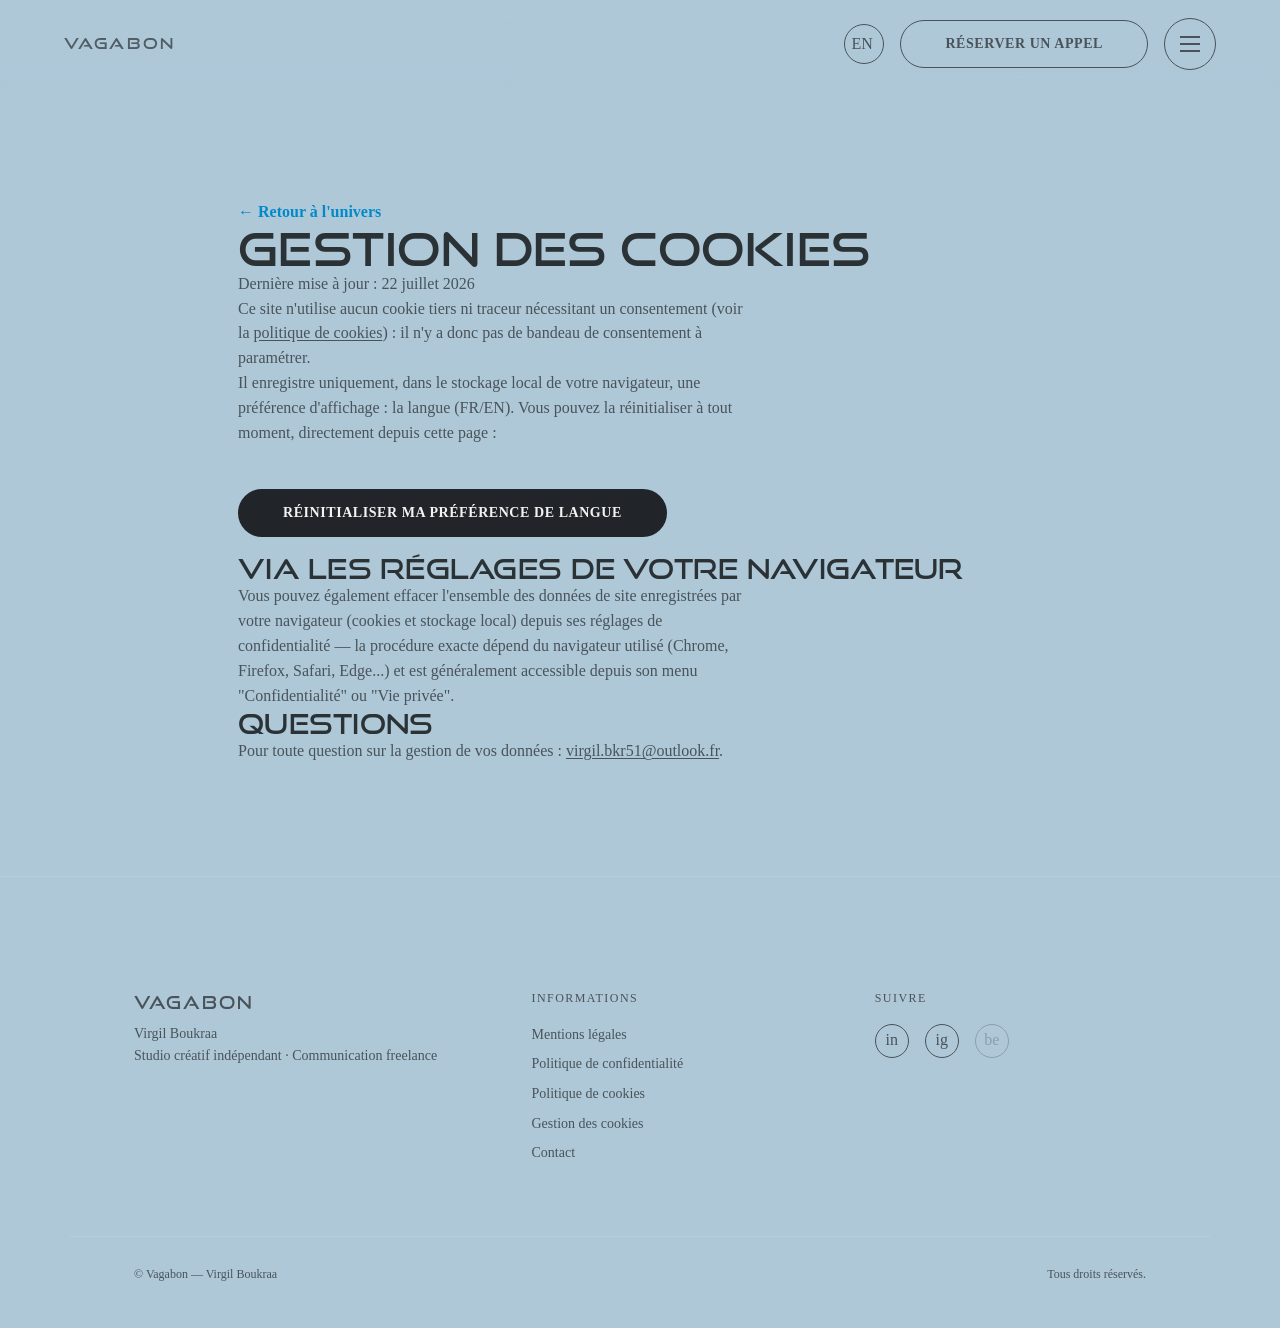
<file: gestion-cookies.html>
<!DOCTYPE html>
<html lang="fr" translate="no">
<head>
  <meta charset="UTF-8">
  <meta name="google" content="notranslate">
  <meta name="viewport" content="width=device-width, initial-scale=1.0">
  <link rel="preload" href="assets/fonts/good-times/good-times.woff2" as="font" type="font/woff2" crossorigin>
  <title>Gestion des cookies — Vagabon</title>
  <meta name="description" content="Comment gérer ou réinitialiser la préférence de langue enregistrée par le site Vagabon.">
  <link rel="canonical" href="https://virgilbkr.github.io/vagabon-site/gestion-cookies.html">

  <link rel="icon" href="favicon.svg" type="image/svg+xml">
  <link rel="manifest" href="site.webmanifest">
  <meta name="theme-color" content="#AEC8D8">

  <link rel="stylesheet" href="css/reset.css?v=2">
  <link rel="stylesheet" href="css/variables.css?v=4">
  <link rel="stylesheet" href="css/base.css?v=2">
  <link rel="stylesheet" href="css/layout.css?v=2">
  <link rel="stylesheet" href="css/components.css?v=6">
  <link rel="stylesheet" href="css/utilities.css?v=2">
  <link rel="stylesheet" href="css/animations.css?v=3">
  <link rel="stylesheet" href="css/responsive.css?v=2">
  <link rel="stylesheet" href="css/pages/legal.css?v=4">
</head>
<body class="page-legal">
  <a class="skip-link" href="#main-content">Aller au contenu</a>

  <div class="loader" data-loader aria-hidden="false">
    <div class="loader__mark" aria-hidden="true">V</div>
    <p class="loader__wordmark">VAGABON</p>
    <div class="loader__bar-track"><div class="loader__bar"></div></div>
  </div>

  <header class="c-header" data-header>
    <div class="l-container c-header__inner">
      <a href="index.html" class="legal-brand" aria-label="Retour à l'accueil Vagabon">VAGABON</a>
      <div class="c-header__actions">
        <button type="button" class="c-icon-btn u-hide-mobile" data-lang-toggle aria-label="Switch to English">FR</button>
        <a href="contact.html" class="c-btn c-btn--secondary u-hide-mobile" data-i18n="nav.book_call">Réserver un appel</a>
        <button type="button" class="c-menu-toggle" data-menu-toggle aria-expanded="false" aria-controls="nav-fullscreen" aria-label="Ouvrir le menu" data-i18n-attr="aria-label:nav.menu.open">
          <span class="c-menu-toggle__bar" aria-hidden="true"></span>
          <span class="c-menu-toggle__bar" aria-hidden="true"></span>
          <span class="c-menu-toggle__bar" aria-hidden="true"></span>
        </button>
      </div>
    </div>
  </header>

  <nav class="c-nav-fullscreen" id="nav-fullscreen" data-nav-menu data-open="false" aria-hidden="true" aria-label="Navigation principale">
    <div class="c-nav-fullscreen__grid">
      <ul class="c-nav-fullscreen__list">
        <li><a class="c-nav-fullscreen__link" href="universe.html" data-nav-link><span class="c-nav-fullscreen__link-number">01</span><span data-i18n="nav.menu.universe">Univers</span></a></li>
        <li><a class="c-nav-fullscreen__link" href="qui-suis-je.html" data-nav-link><span class="c-nav-fullscreen__link-number">02</span><span data-i18n="nav.menu.who">Qui suis-je</span></a></li>
        <li><a class="c-nav-fullscreen__link" href="ressources.html" data-nav-link><span class="c-nav-fullscreen__link-number">03</span><span data-i18n="nav.ressources">Ressources</span></a></li>
        <li><a class="c-nav-fullscreen__link" href="contact.html" data-nav-link><span class="c-nav-fullscreen__link-number">04</span><span data-i18n="nav.contact">Contact</span></a></li>
      </ul>
      <div class="c-nav-fullscreen__aside">
        <div>
          <p class="c-nav-fullscreen__meta"><span data-i18n="meta.location_line1">Reims · Paris · Lille</span><br><span data-i18n="meta.location_line2">France entière, à distance</span></p>
          <p class="c-nav-fullscreen__meta u-mt-md"><a href="mailto:virgil.bkr51@outlook.fr" class="c-btn--ghost">virgil.bkr51@outlook.fr</a></p>
        </div>
        <div>
          <a href="contact.html" class="c-btn c-btn--primary c-btn--block" data-menu-close data-i18n="nav.book_call">Réserver un appel</a>
          <div class="c-nav-fullscreen__social u-mt-md" data-social-links aria-label="Réseaux sociaux"></div>
        </div>
      </div>
    </div>
    <button type="button" class="c-icon-btn" data-menu-close style="position:absolute; top:24px; right:24px;" aria-label="Fermer le menu" data-i18n-attr="aria-label:nav.menu.close">✕</button>
  </nav>

  <div class="l-page">
  <main id="main-content" tabindex="-1">
    <section class="l-section l-section--first">
      <div class="l-container l-container--narrow">
        <p><a href="universe.html" class="c-btn--ghost legal-back">← <span data-i18n="cta.back_universe">Retour à l'univers</span></a></p>

        <h1 data-i18n="legal.cookies_manage.h1">Gestion des cookies</h1>
        <p class="u-text-subtle" data-i18n="legal.last_updated">Dernière mise à jour : 22 juillet 2026</p>

        <p><span data-i18n="legal.cookies_manage.body1_pre">Ce site n'utilise aucun cookie tiers ni traceur nécessitant un consentement (voir la</span> <a href="politique-cookies.html" data-i18n="legal.cookies_policy.link_label">politique de cookies</a><span data-i18n="legal.cookies_manage.body1_post">) : il n'y a donc pas de bandeau de consentement à paramétrer.</span></p>
        <p data-i18n="legal.cookies_manage.body2">Il enregistre uniquement, dans le stockage local de votre navigateur, une préférence d'affichage : la langue (FR/EN). Vous pouvez la réinitialiser à tout moment, directement depuis cette page :</p>

        <p style="margin-top:var(--space-lg);">
          <button type="button" id="reset-prefs-btn" class="c-btn c-btn--primary" data-i18n="legal.cookies_manage.reset_button">Réinitialiser ma préférence de langue</button>
        </p>
        <p id="reset-prefs-status" role="status" aria-live="polite" class="u-text-subtle" style="margin-top:var(--space-sm);"></p>

        <h2 data-i18n="legal.cookies_manage.h2_browser">Via les réglages de votre navigateur</h2>
        <p data-i18n="legal.cookies_manage.browser_body">Vous pouvez également effacer l'ensemble des données de site enregistrées par votre navigateur (cookies et stockage local) depuis ses réglages de confidentialité — la procédure exacte dépend du navigateur utilisé (Chrome, Firefox, Safari, Edge...) et est généralement accessible depuis son menu "Confidentialité" ou "Vie privée".</p>

        <h2 data-i18n="legal.cookies_manage.h2_questions">Questions</h2>
        <p><span data-i18n="legal.cookies_manage.questions_body">Pour toute question sur la gestion de vos données :</span> <a href="mailto:virgil.bkr51@outlook.fr">virgil.bkr51@outlook.fr</a>.</p>
      </div>
    </section>
  </main>

  <footer class="universe-footer">
    <div class="universe-footer__inner">
      <div>
        <p class="universe-footer__brand">Vagabon</p>
        <p class="universe-footer__role">Virgil Boukraa<br><span data-i18n="footer.role">Studio créatif indépendant · Communication freelance</span></p>
      </div>
      <div>
        <p class="universe-footer__heading" data-i18n="footer.legal">Informations</p>
        <nav class="universe-footer__list" aria-label="Informations légales">
          <a href="mentions-legales.html" data-i18n="footer.link.mentions">Mentions légales</a>
          <a href="politique-confidentialite.html" data-i18n="footer.link.privacy">Politique de confidentialité</a>
          <a href="politique-cookies.html" data-i18n="footer.link.cookies_policy">Politique de cookies</a>
          <a href="gestion-cookies.html" data-i18n="footer.link.cookies_manage">Gestion des cookies</a>
          <a href="contact.html" data-i18n="nav.contact">Contact</a>
        </nav>
      </div>
      <div>
        <p class="universe-footer__heading" data-i18n="footer.follow">Suivre</p>
        <div class="universe-footer__social" data-social-links aria-label="Réseaux sociaux"></div>
      </div>
    </div>
    <div class="universe-footer__bottom">
      <p>© Vagabon — Virgil Boukraa</p>
      <p data-i18n="footer.rights">Tous droits réservés.</p>
    </div>
  </footer>
  </div>

  <script src="data/settings.js"></script>
  <script src="data/translations.js"></script>
  <script src="js/loader.js"></script>
  <script src="js/accessibility.js" defer></script>
  <script src="js/language.js" defer></script>
  <script src="js/navigation.js" defer></script>
  <script src="js/data-renderer.js" defer></script>
  <script src="js/main.js" defer></script>

  <!-- Bouton de réinitialisation de la préférence locale — fonctionnalité
       réelle (pas un placeholder) : efface la clé localStorage de langue
       utilisée par le site puis recharge la page. -->
  <script>
    (function () {
      "use strict";
      function init() {
        var button = document.getElementById("reset-prefs-btn");
        var status = document.getElementById("reset-prefs-status");
        if (!button) return;
        button.addEventListener("click", function () {
          try {
            localStorage.removeItem("vagabon-lang");
          } catch (e) {
            /* Stockage indisponible (navigation privée...) : rien à effacer. */
          }
          if (status) {
            var lang = document.documentElement.getAttribute("lang") === "en" ? "en" : "fr";
            var dict = window.VAGABON_TRANSLATIONS && window.VAGABON_TRANSLATIONS[lang];
            status.textContent = (dict && dict["legal.cookies_manage.reset_status"]) || "Préférence réinitialisée. Rechargement…";
          }
          window.setTimeout(function () { window.location.reload(); }, 400);
        });
      }
      if (document.readyState === "loading") {
        document.addEventListener("DOMContentLoaded", init);
      } else {
        init();
      }
    })();
  </script>
</body>
</html>
</file>
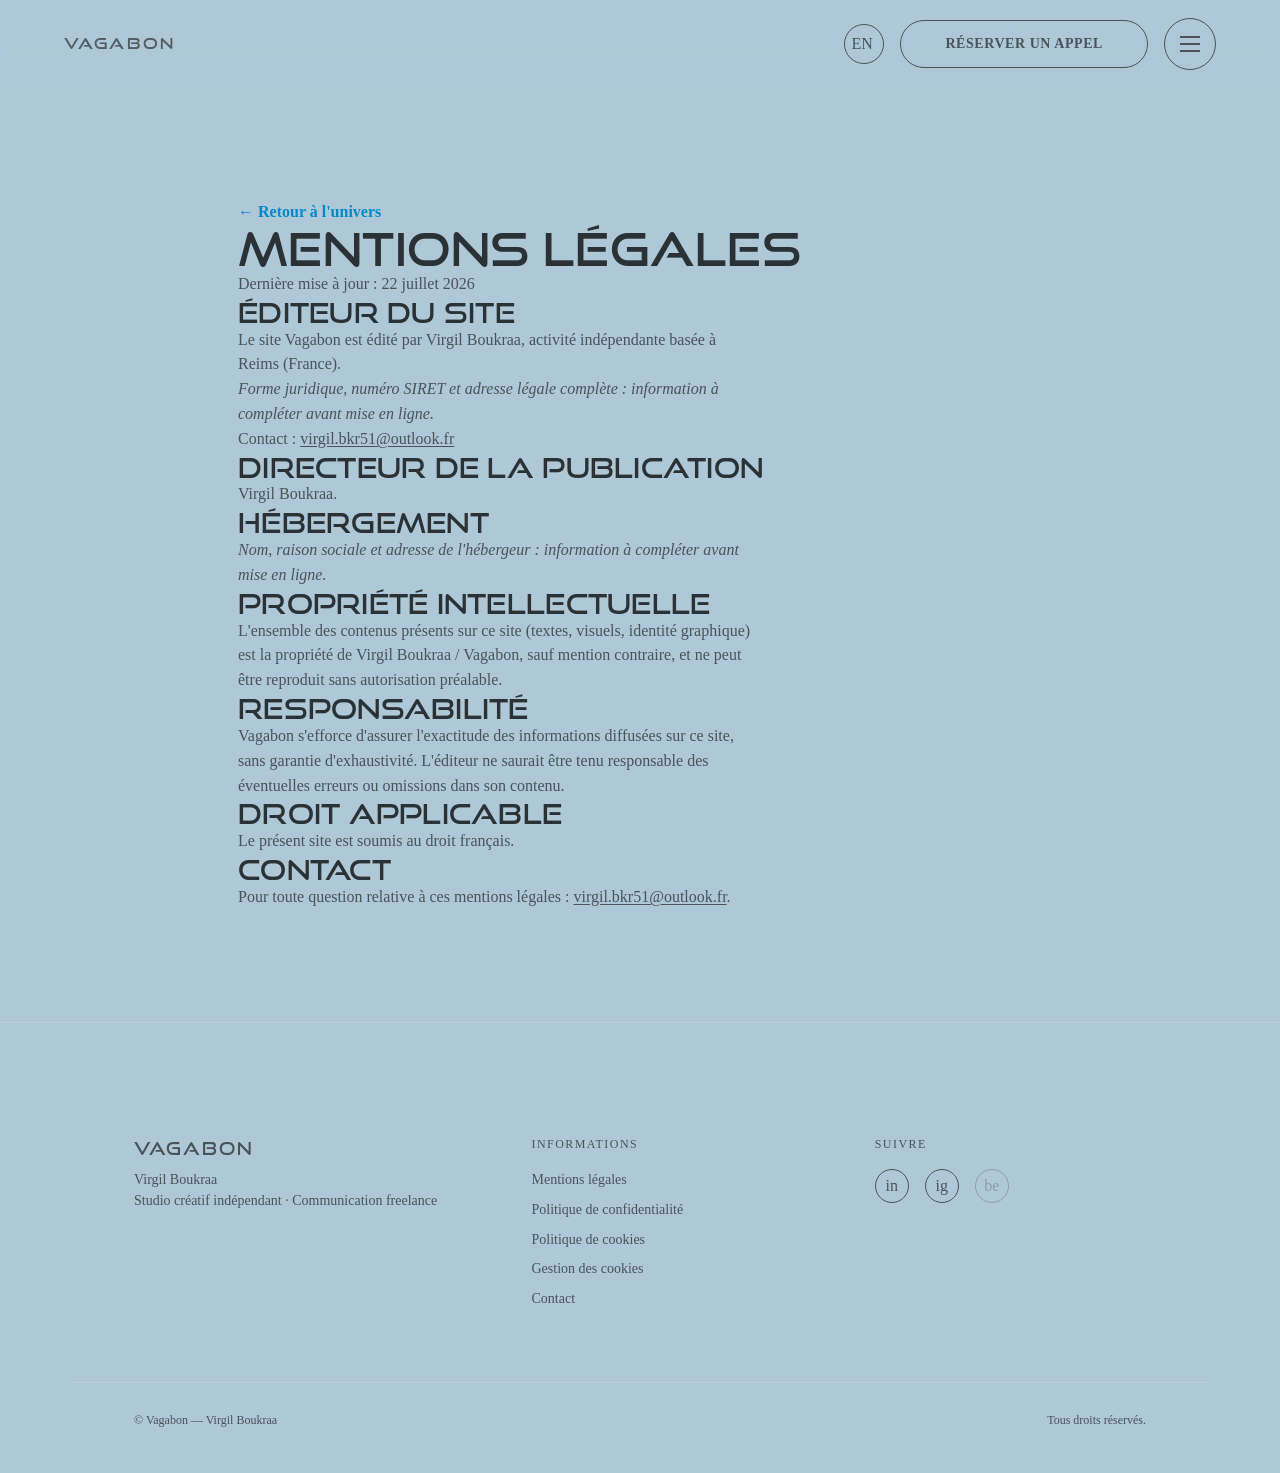
<file: mentions-legales.html>
<!DOCTYPE html>
<html lang="fr" translate="no">
<head>
  <meta charset="UTF-8">
  <meta name="google" content="notranslate">
  <meta name="viewport" content="width=device-width, initial-scale=1.0">
  <link rel="preload" href="assets/fonts/good-times/good-times.woff2" as="font" type="font/woff2" crossorigin>
  <title>Mentions légales — Vagabon</title>
  <meta name="description" content="Mentions légales du site Vagabon, studio créatif indépendant de Virgil Boukraa.">
  <link rel="canonical" href="https://virgilbkr.github.io/vagabon-site/mentions-legales.html">

  <link rel="icon" href="favicon.svg" type="image/svg+xml">
  <link rel="manifest" href="site.webmanifest">
  <meta name="theme-color" content="#AEC8D8">

  <link rel="stylesheet" href="css/reset.css?v=2">
  <link rel="stylesheet" href="css/variables.css?v=4">
  <link rel="stylesheet" href="css/base.css?v=2">
  <link rel="stylesheet" href="css/layout.css?v=2">
  <link rel="stylesheet" href="css/components.css?v=6">
  <link rel="stylesheet" href="css/utilities.css?v=2">
  <link rel="stylesheet" href="css/animations.css?v=3">
  <link rel="stylesheet" href="css/responsive.css?v=2">
  <link rel="stylesheet" href="css/pages/legal.css?v=4">
</head>
<body class="page-legal">
  <a class="skip-link" href="#main-content">Aller au contenu</a>

  <div class="loader" data-loader aria-hidden="false">
    <div class="loader__mark" aria-hidden="true">V</div>
    <p class="loader__wordmark">VAGABON</p>
    <div class="loader__bar-track"><div class="loader__bar"></div></div>
  </div>

  <header class="c-header" data-header>
    <div class="l-container c-header__inner">
      <a href="index.html" class="legal-brand" aria-label="Retour à l'accueil Vagabon">VAGABON</a>
      <div class="c-header__actions">
        <button type="button" class="c-icon-btn u-hide-mobile" data-lang-toggle aria-label="Switch to English">FR</button>
        <a href="contact.html" class="c-btn c-btn--secondary u-hide-mobile" data-i18n="nav.book_call">Réserver un appel</a>
        <button type="button" class="c-menu-toggle" data-menu-toggle aria-expanded="false" aria-controls="nav-fullscreen" aria-label="Ouvrir le menu" data-i18n-attr="aria-label:nav.menu.open">
          <span class="c-menu-toggle__bar" aria-hidden="true"></span>
          <span class="c-menu-toggle__bar" aria-hidden="true"></span>
          <span class="c-menu-toggle__bar" aria-hidden="true"></span>
        </button>
      </div>
    </div>
  </header>

  <nav class="c-nav-fullscreen" id="nav-fullscreen" data-nav-menu data-open="false" aria-hidden="true" aria-label="Navigation principale">
    <div class="c-nav-fullscreen__grid">
      <ul class="c-nav-fullscreen__list">
        <li><a class="c-nav-fullscreen__link" href="universe.html" data-nav-link><span class="c-nav-fullscreen__link-number">01</span><span data-i18n="nav.menu.universe">Univers</span></a></li>
        <li><a class="c-nav-fullscreen__link" href="qui-suis-je.html" data-nav-link><span class="c-nav-fullscreen__link-number">02</span><span data-i18n="nav.menu.who">Qui suis-je</span></a></li>
        <li><a class="c-nav-fullscreen__link" href="ressources.html" data-nav-link><span class="c-nav-fullscreen__link-number">03</span><span data-i18n="nav.ressources">Ressources</span></a></li>
        <li><a class="c-nav-fullscreen__link" href="contact.html" data-nav-link><span class="c-nav-fullscreen__link-number">04</span><span data-i18n="nav.contact">Contact</span></a></li>
      </ul>
      <div class="c-nav-fullscreen__aside">
        <div>
          <p class="c-nav-fullscreen__meta"><span data-i18n="meta.location_line1">Reims · Paris · Lille</span><br><span data-i18n="meta.location_line2">France entière, à distance</span></p>
          <p class="c-nav-fullscreen__meta u-mt-md"><a href="mailto:virgil.bkr51@outlook.fr" class="c-btn--ghost">virgil.bkr51@outlook.fr</a></p>
        </div>
        <div>
          <a href="contact.html" class="c-btn c-btn--primary c-btn--block" data-menu-close data-i18n="nav.book_call">Réserver un appel</a>
          <div class="c-nav-fullscreen__social u-mt-md" data-social-links aria-label="Réseaux sociaux"></div>
        </div>
      </div>
    </div>
    <button type="button" class="c-icon-btn" data-menu-close style="position:absolute; top:24px; right:24px;" aria-label="Fermer le menu" data-i18n-attr="aria-label:nav.menu.close">✕</button>
  </nav>

  <div class="l-page">
  <main id="main-content" tabindex="-1">
    <section class="l-section l-section--first">
      <div class="l-container l-container--narrow">
        <p><a href="universe.html" class="c-btn--ghost legal-back">← <span data-i18n="cta.back_universe">Retour à l'univers</span></a></p>

        <h1 data-i18n="legal.mentions.h1">Mentions légales</h1>
        <p class="u-text-subtle" data-i18n="legal.last_updated">Dernière mise à jour : 22 juillet 2026</p>

        <h2 data-i18n="legal.mentions.h2_editor">Éditeur du site</h2>
        <p data-i18n="legal.mentions.editor_body">Le site Vagabon est édité par Virgil Boukraa, activité indépendante basée à Reims (France).</p>
        <p><em data-i18n="legal.mentions.editor_pending">Forme juridique, numéro SIRET et adresse légale complète : information à compléter avant mise en ligne.</em></p>
        <p><span data-i18n="legal.mentions.contact_prefix">Contact :</span> <a href="mailto:virgil.bkr51@outlook.fr">virgil.bkr51@outlook.fr</a></p>

        <h2 data-i18n="legal.mentions.h2_director">Directeur de la publication</h2>
        <p>Virgil Boukraa.</p>

        <h2 data-i18n="legal.mentions.h2_hosting">Hébergement</h2>
        <p><em data-i18n="legal.mentions.hosting_pending">Nom, raison sociale et adresse de l'hébergeur : information à compléter avant mise en ligne.</em></p>

        <h2 data-i18n="legal.mentions.h2_ip">Propriété intellectuelle</h2>
        <p data-i18n="legal.mentions.ip_body">L'ensemble des contenus présents sur ce site (textes, visuels, identité graphique) est la propriété de Virgil Boukraa / Vagabon, sauf mention contraire, et ne peut être reproduit sans autorisation préalable.</p>

        <h2 data-i18n="legal.mentions.h2_liability">Responsabilité</h2>
        <p data-i18n="legal.mentions.liability_body">Vagabon s'efforce d'assurer l'exactitude des informations diffusées sur ce site, sans garantie d'exhaustivité. L'éditeur ne saurait être tenu responsable des éventuelles erreurs ou omissions dans son contenu.</p>

        <h2 data-i18n="legal.mentions.h2_law">Droit applicable</h2>
        <p data-i18n="legal.mentions.law_body">Le présent site est soumis au droit français.</p>

        <h2 data-i18n="nav.contact">Contact</h2>
        <p><span data-i18n="legal.mentions.contact_body">Pour toute question relative à ces mentions légales :</span> <a href="mailto:virgil.bkr51@outlook.fr">virgil.bkr51@outlook.fr</a>.</p>
      </div>
    </section>
  </main>

  <footer class="universe-footer">
    <div class="universe-footer__inner">
      <div>
        <p class="universe-footer__brand">Vagabon</p>
        <p class="universe-footer__role">Virgil Boukraa<br><span data-i18n="footer.role">Studio créatif indépendant · Communication freelance</span></p>
      </div>
      <div>
        <p class="universe-footer__heading" data-i18n="footer.legal">Informations</p>
        <nav class="universe-footer__list" aria-label="Informations légales">
          <a href="mentions-legales.html" data-i18n="footer.link.mentions">Mentions légales</a>
          <a href="politique-confidentialite.html" data-i18n="footer.link.privacy">Politique de confidentialité</a>
          <a href="politique-cookies.html" data-i18n="footer.link.cookies_policy">Politique de cookies</a>
          <a href="gestion-cookies.html" data-i18n="footer.link.cookies_manage">Gestion des cookies</a>
          <a href="contact.html" data-i18n="nav.contact">Contact</a>
        </nav>
      </div>
      <div>
        <p class="universe-footer__heading" data-i18n="footer.follow">Suivre</p>
        <div class="universe-footer__social" data-social-links aria-label="Réseaux sociaux"></div>
      </div>
    </div>
    <div class="universe-footer__bottom">
      <p>© Vagabon — Virgil Boukraa</p>
      <p data-i18n="footer.rights">Tous droits réservés.</p>
    </div>
  </footer>
  </div>

  <script src="data/settings.js"></script>
  <script src="data/translations.js"></script>
  <script src="js/loader.js"></script>
  <script src="js/accessibility.js" defer></script>
  <script src="js/language.js" defer></script>
  <script src="js/navigation.js" defer></script>
  <script src="js/data-renderer.js" defer></script>
  <script src="js/main.js" defer></script>
</body>
</html>
</file>
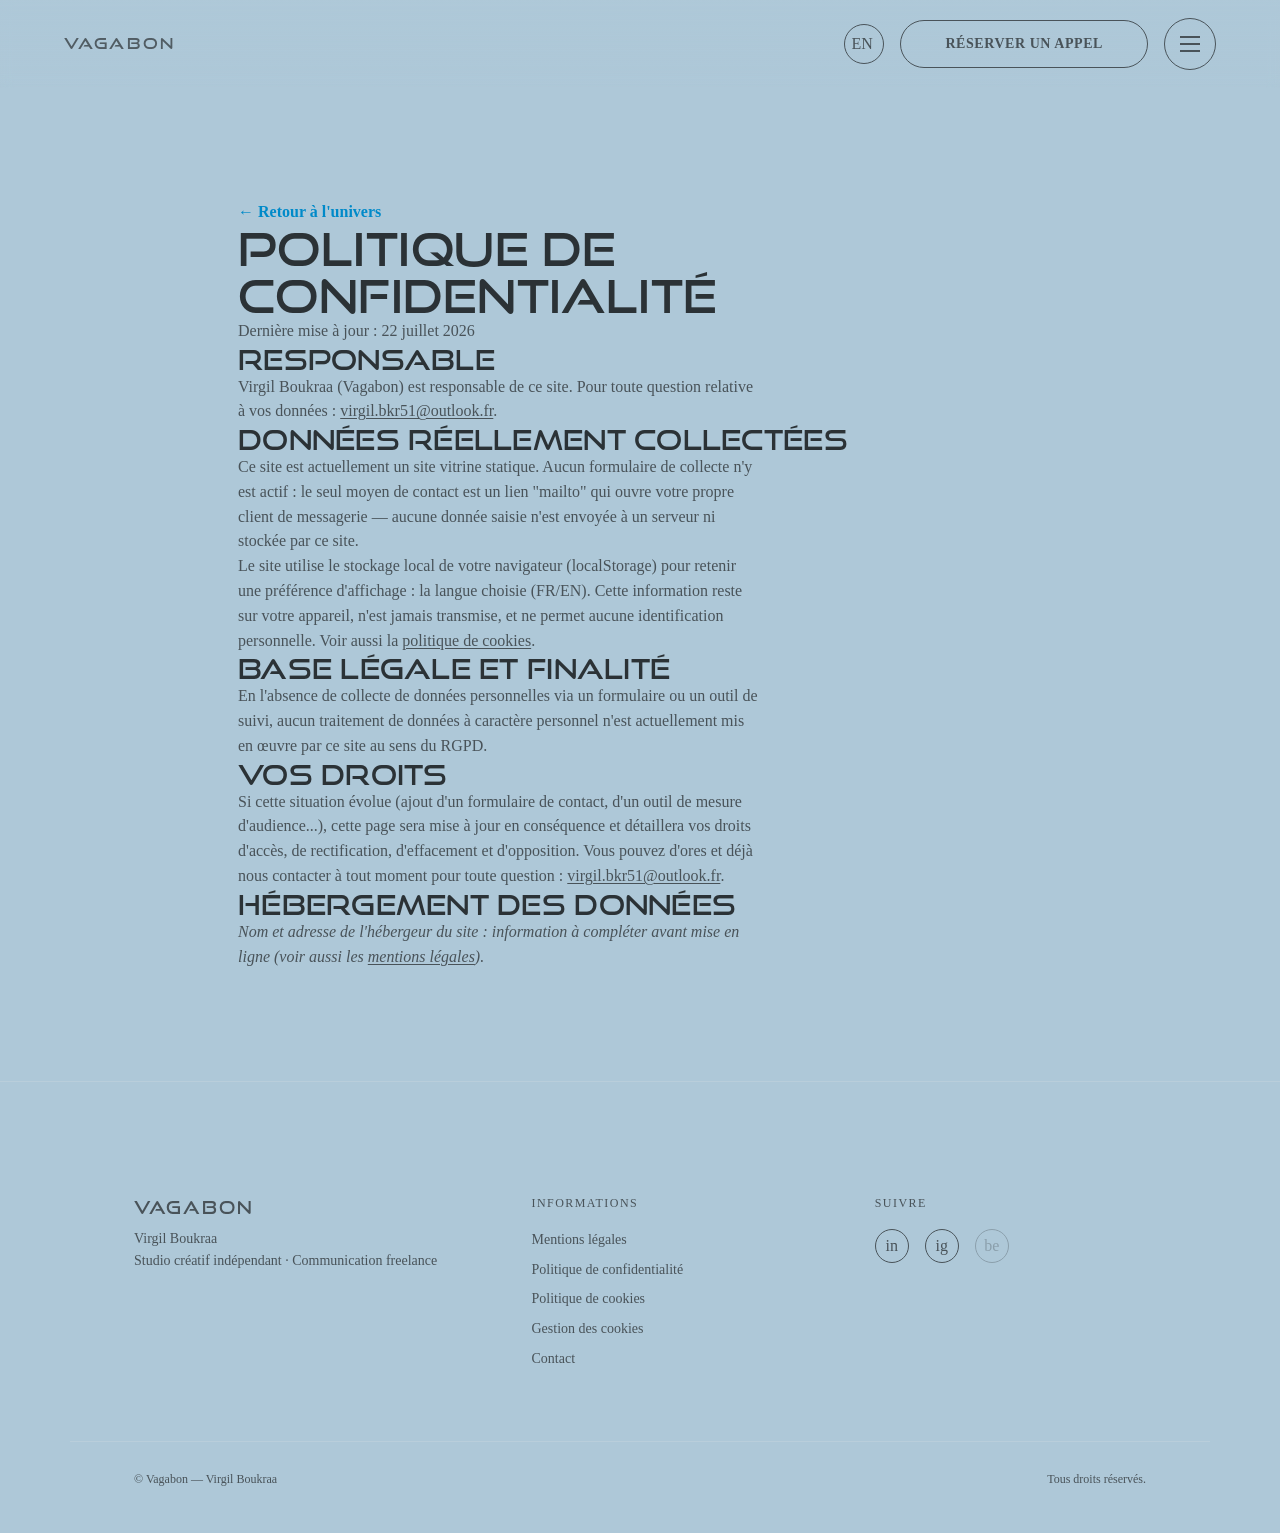
<file: politique-confidentialite.html>
<!DOCTYPE html>
<html lang="fr" translate="no">
<head>
  <meta charset="UTF-8">
  <meta name="google" content="notranslate">
  <meta name="viewport" content="width=device-width, initial-scale=1.0">
  <link rel="preload" href="assets/fonts/good-times/good-times.woff2" as="font" type="font/woff2" crossorigin>
  <title>Politique de confidentialité — Vagabon</title>
  <meta name="description" content="Politique de confidentialité du site Vagabon : quelles données sont (ou ne sont pas) collectées, et pourquoi.">
  <link rel="canonical" href="https://virgilbkr.github.io/vagabon-site/politique-confidentialite.html">

  <link rel="icon" href="favicon.svg" type="image/svg+xml">
  <link rel="manifest" href="site.webmanifest">
  <meta name="theme-color" content="#AEC8D8">

  <link rel="stylesheet" href="css/reset.css?v=2">
  <link rel="stylesheet" href="css/variables.css?v=4">
  <link rel="stylesheet" href="css/base.css?v=2">
  <link rel="stylesheet" href="css/layout.css?v=2">
  <link rel="stylesheet" href="css/components.css?v=6">
  <link rel="stylesheet" href="css/utilities.css?v=2">
  <link rel="stylesheet" href="css/animations.css?v=3">
  <link rel="stylesheet" href="css/responsive.css?v=2">
  <link rel="stylesheet" href="css/pages/legal.css?v=4">
</head>
<body class="page-legal">
  <a class="skip-link" href="#main-content">Aller au contenu</a>

  <div class="loader" data-loader aria-hidden="false">
    <div class="loader__mark" aria-hidden="true">V</div>
    <p class="loader__wordmark">VAGABON</p>
    <div class="loader__bar-track"><div class="loader__bar"></div></div>
  </div>

  <header class="c-header" data-header>
    <div class="l-container c-header__inner">
      <a href="index.html" class="legal-brand" aria-label="Retour à l'accueil Vagabon">VAGABON</a>
      <div class="c-header__actions">
        <button type="button" class="c-icon-btn u-hide-mobile" data-lang-toggle aria-label="Switch to English">FR</button>
        <a href="contact.html" class="c-btn c-btn--secondary u-hide-mobile" data-i18n="nav.book_call">Réserver un appel</a>
        <button type="button" class="c-menu-toggle" data-menu-toggle aria-expanded="false" aria-controls="nav-fullscreen" aria-label="Ouvrir le menu" data-i18n-attr="aria-label:nav.menu.open">
          <span class="c-menu-toggle__bar" aria-hidden="true"></span>
          <span class="c-menu-toggle__bar" aria-hidden="true"></span>
          <span class="c-menu-toggle__bar" aria-hidden="true"></span>
        </button>
      </div>
    </div>
  </header>

  <nav class="c-nav-fullscreen" id="nav-fullscreen" data-nav-menu data-open="false" aria-hidden="true" aria-label="Navigation principale">
    <div class="c-nav-fullscreen__grid">
      <ul class="c-nav-fullscreen__list">
        <li><a class="c-nav-fullscreen__link" href="universe.html" data-nav-link><span class="c-nav-fullscreen__link-number">01</span><span data-i18n="nav.menu.universe">Univers</span></a></li>
        <li><a class="c-nav-fullscreen__link" href="qui-suis-je.html" data-nav-link><span class="c-nav-fullscreen__link-number">02</span><span data-i18n="nav.menu.who">Qui suis-je</span></a></li>
        <li><a class="c-nav-fullscreen__link" href="ressources.html" data-nav-link><span class="c-nav-fullscreen__link-number">03</span><span data-i18n="nav.ressources">Ressources</span></a></li>
        <li><a class="c-nav-fullscreen__link" href="contact.html" data-nav-link><span class="c-nav-fullscreen__link-number">04</span><span data-i18n="nav.contact">Contact</span></a></li>
      </ul>
      <div class="c-nav-fullscreen__aside">
        <div>
          <p class="c-nav-fullscreen__meta"><span data-i18n="meta.location_line1">Reims · Paris · Lille</span><br><span data-i18n="meta.location_line2">France entière, à distance</span></p>
          <p class="c-nav-fullscreen__meta u-mt-md"><a href="mailto:virgil.bkr51@outlook.fr" class="c-btn--ghost">virgil.bkr51@outlook.fr</a></p>
        </div>
        <div>
          <a href="contact.html" class="c-btn c-btn--primary c-btn--block" data-menu-close data-i18n="nav.book_call">Réserver un appel</a>
          <div class="c-nav-fullscreen__social u-mt-md" data-social-links aria-label="Réseaux sociaux"></div>
        </div>
      </div>
    </div>
    <button type="button" class="c-icon-btn" data-menu-close style="position:absolute; top:24px; right:24px;" aria-label="Fermer le menu" data-i18n-attr="aria-label:nav.menu.close">✕</button>
  </nav>

  <div class="l-page">
  <main id="main-content" tabindex="-1">
    <section class="l-section l-section--first">
      <div class="l-container l-container--narrow">
        <p><a href="universe.html" class="c-btn--ghost legal-back">← <span data-i18n="cta.back_universe">Retour à l'univers</span></a></p>

        <h1 data-i18n="legal.privacy.h1">Politique de confidentialité</h1>
        <p class="u-text-subtle" data-i18n="legal.last_updated">Dernière mise à jour : 22 juillet 2026</p>

        <h2 data-i18n="legal.privacy.h2_controller">Responsable</h2>
        <p><span data-i18n="legal.privacy.controller_body">Virgil Boukraa (Vagabon) est responsable de ce site. Pour toute question relative à vos données :</span> <a href="mailto:virgil.bkr51@outlook.fr">virgil.bkr51@outlook.fr</a>.</p>

        <h2 data-i18n="legal.privacy.h2_data">Données réellement collectées</h2>
        <p data-i18n="legal.privacy.data_body1">Ce site est actuellement un site vitrine statique. Aucun formulaire de collecte n'y est actif : le seul moyen de contact est un lien "mailto" qui ouvre votre propre client de messagerie — aucune donnée saisie n'est envoyée à un serveur ni stockée par ce site.</p>
        <p><span data-i18n="legal.privacy.data_body2">Le site utilise le stockage local de votre navigateur (localStorage) pour retenir une préférence d'affichage : la langue choisie (FR/EN). Cette information reste sur votre appareil, n'est jamais transmise, et ne permet aucune identification personnelle. Voir aussi la</span> <a href="politique-cookies.html" data-i18n="legal.cookies_policy.link_label">politique de cookies</a>.</p>

        <h2 data-i18n="legal.privacy.h2_basis">Base légale et finalité</h2>
        <p data-i18n="legal.privacy.basis_body">En l'absence de collecte de données personnelles via un formulaire ou un outil de suivi, aucun traitement de données à caractère personnel n'est actuellement mis en œuvre par ce site au sens du RGPD.</p>

        <h2 data-i18n="legal.privacy.h2_rights">Vos droits</h2>
        <p><span data-i18n="legal.privacy.rights_body">Si cette situation évolue (ajout d'un formulaire de contact, d'un outil de mesure d'audience...), cette page sera mise à jour en conséquence et détaillera vos droits d'accès, de rectification, d'effacement et d'opposition. Vous pouvez d'ores et déjà nous contacter à tout moment pour toute question :</span> <a href="mailto:virgil.bkr51@outlook.fr">virgil.bkr51@outlook.fr</a>.</p>

        <h2 data-i18n="legal.privacy.h2_hosting">Hébergement des données</h2>
        <p><em><span data-i18n="legal.privacy.hosting_body">Nom et adresse de l'hébergeur du site : information à compléter avant mise en ligne (voir aussi les</span> <a href="mentions-legales.html" data-i18n="legal.mentions.link_label">mentions légales</a>).</em></p>
      </div>
    </section>
  </main>

  <footer class="universe-footer">
    <div class="universe-footer__inner">
      <div>
        <p class="universe-footer__brand">Vagabon</p>
        <p class="universe-footer__role">Virgil Boukraa<br><span data-i18n="footer.role">Studio créatif indépendant · Communication freelance</span></p>
      </div>
      <div>
        <p class="universe-footer__heading" data-i18n="footer.legal">Informations</p>
        <nav class="universe-footer__list" aria-label="Informations légales">
          <a href="mentions-legales.html" data-i18n="footer.link.mentions">Mentions légales</a>
          <a href="politique-confidentialite.html" data-i18n="footer.link.privacy">Politique de confidentialité</a>
          <a href="politique-cookies.html" data-i18n="footer.link.cookies_policy">Politique de cookies</a>
          <a href="gestion-cookies.html" data-i18n="footer.link.cookies_manage">Gestion des cookies</a>
          <a href="contact.html" data-i18n="nav.contact">Contact</a>
        </nav>
      </div>
      <div>
        <p class="universe-footer__heading" data-i18n="footer.follow">Suivre</p>
        <div class="universe-footer__social" data-social-links aria-label="Réseaux sociaux"></div>
      </div>
    </div>
    <div class="universe-footer__bottom">
      <p>© Vagabon — Virgil Boukraa</p>
      <p data-i18n="footer.rights">Tous droits réservés.</p>
    </div>
  </footer>
  </div>

  <script src="data/settings.js"></script>
  <script src="data/translations.js"></script>
  <script src="js/loader.js"></script>
  <script src="js/accessibility.js" defer></script>
  <script src="js/language.js" defer></script>
  <script src="js/navigation.js" defer></script>
  <script src="js/data-renderer.js" defer></script>
  <script src="js/main.js" defer></script>
</body>
</html>
</file>
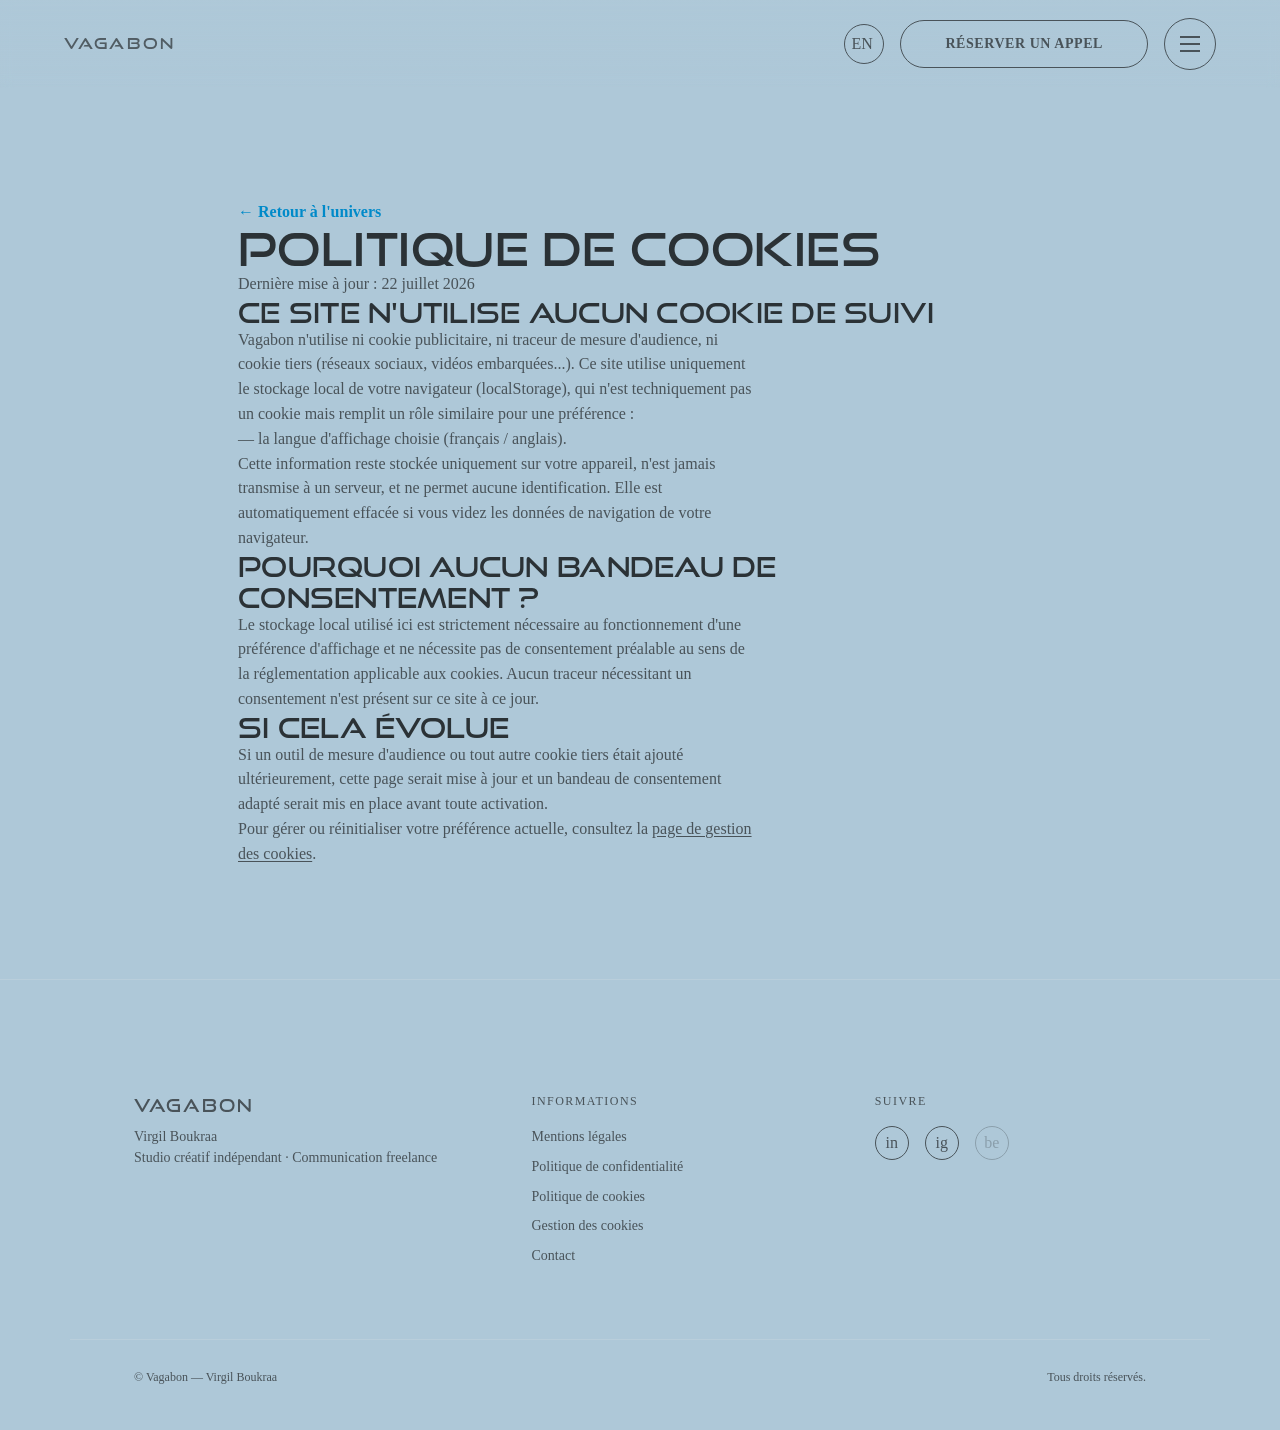
<file: politique-cookies.html>
<!DOCTYPE html>
<html lang="fr" translate="no">
<head>
  <meta charset="UTF-8">
  <meta name="google" content="notranslate">
  <meta name="viewport" content="width=device-width, initial-scale=1.0">
  <link rel="preload" href="assets/fonts/good-times/good-times.woff2" as="font" type="font/woff2" crossorigin>
  <title>Politique de cookies — Vagabon</title>
  <meta name="description" content="Politique de cookies du site Vagabon : aucun traceur, uniquement une préférence locale de langue.">
  <link rel="canonical" href="https://virgilbkr.github.io/vagabon-site/politique-cookies.html">

  <link rel="icon" href="favicon.svg" type="image/svg+xml">
  <link rel="manifest" href="site.webmanifest">
  <meta name="theme-color" content="#AEC8D8">

  <link rel="stylesheet" href="css/reset.css?v=2">
  <link rel="stylesheet" href="css/variables.css?v=4">
  <link rel="stylesheet" href="css/base.css?v=2">
  <link rel="stylesheet" href="css/layout.css?v=2">
  <link rel="stylesheet" href="css/components.css?v=6">
  <link rel="stylesheet" href="css/utilities.css?v=2">
  <link rel="stylesheet" href="css/animations.css?v=3">
  <link rel="stylesheet" href="css/responsive.css?v=2">
  <link rel="stylesheet" href="css/pages/legal.css?v=4">
</head>
<body class="page-legal">
  <a class="skip-link" href="#main-content">Aller au contenu</a>

  <div class="loader" data-loader aria-hidden="false">
    <div class="loader__mark" aria-hidden="true">V</div>
    <p class="loader__wordmark">VAGABON</p>
    <div class="loader__bar-track"><div class="loader__bar"></div></div>
  </div>

  <header class="c-header" data-header>
    <div class="l-container c-header__inner">
      <a href="index.html" class="legal-brand" aria-label="Retour à l'accueil Vagabon">VAGABON</a>
      <div class="c-header__actions">
        <button type="button" class="c-icon-btn u-hide-mobile" data-lang-toggle aria-label="Switch to English">FR</button>
        <a href="contact.html" class="c-btn c-btn--secondary u-hide-mobile" data-i18n="nav.book_call">Réserver un appel</a>
        <button type="button" class="c-menu-toggle" data-menu-toggle aria-expanded="false" aria-controls="nav-fullscreen" aria-label="Ouvrir le menu" data-i18n-attr="aria-label:nav.menu.open">
          <span class="c-menu-toggle__bar" aria-hidden="true"></span>
          <span class="c-menu-toggle__bar" aria-hidden="true"></span>
          <span class="c-menu-toggle__bar" aria-hidden="true"></span>
        </button>
      </div>
    </div>
  </header>

  <nav class="c-nav-fullscreen" id="nav-fullscreen" data-nav-menu data-open="false" aria-hidden="true" aria-label="Navigation principale">
    <div class="c-nav-fullscreen__grid">
      <ul class="c-nav-fullscreen__list">
        <li><a class="c-nav-fullscreen__link" href="universe.html" data-nav-link><span class="c-nav-fullscreen__link-number">01</span><span data-i18n="nav.menu.universe">Univers</span></a></li>
        <li><a class="c-nav-fullscreen__link" href="qui-suis-je.html" data-nav-link><span class="c-nav-fullscreen__link-number">02</span><span data-i18n="nav.menu.who">Qui suis-je</span></a></li>
        <li><a class="c-nav-fullscreen__link" href="ressources.html" data-nav-link><span class="c-nav-fullscreen__link-number">03</span><span data-i18n="nav.ressources">Ressources</span></a></li>
        <li><a class="c-nav-fullscreen__link" href="contact.html" data-nav-link><span class="c-nav-fullscreen__link-number">04</span><span data-i18n="nav.contact">Contact</span></a></li>
      </ul>
      <div class="c-nav-fullscreen__aside">
        <div>
          <p class="c-nav-fullscreen__meta"><span data-i18n="meta.location_line1">Reims · Paris · Lille</span><br><span data-i18n="meta.location_line2">France entière, à distance</span></p>
          <p class="c-nav-fullscreen__meta u-mt-md"><a href="mailto:virgil.bkr51@outlook.fr" class="c-btn--ghost">virgil.bkr51@outlook.fr</a></p>
        </div>
        <div>
          <a href="contact.html" class="c-btn c-btn--primary c-btn--block" data-menu-close data-i18n="nav.book_call">Réserver un appel</a>
          <div class="c-nav-fullscreen__social u-mt-md" data-social-links aria-label="Réseaux sociaux"></div>
        </div>
      </div>
    </div>
    <button type="button" class="c-icon-btn" data-menu-close style="position:absolute; top:24px; right:24px;" aria-label="Fermer le menu" data-i18n-attr="aria-label:nav.menu.close">✕</button>
  </nav>

  <div class="l-page">
  <main id="main-content" tabindex="-1">
    <section class="l-section l-section--first">
      <div class="l-container l-container--narrow">
        <p><a href="universe.html" class="c-btn--ghost legal-back">← <span data-i18n="cta.back_universe">Retour à l'univers</span></a></p>

        <h1 data-i18n="legal.cookies_policy.h1">Politique de cookies</h1>
        <p class="u-text-subtle" data-i18n="legal.last_updated">Dernière mise à jour : 22 juillet 2026</p>

        <h2 data-i18n="legal.cookies_policy.h2_no_tracking">Ce site n'utilise aucun cookie de suivi</h2>
        <p data-i18n="legal.cookies_policy.body1">Vagabon n'utilise ni cookie publicitaire, ni traceur de mesure d'audience, ni cookie tiers (réseaux sociaux, vidéos embarquées...). Ce site utilise uniquement le stockage local de votre navigateur (localStorage), qui n'est techniquement pas un cookie mais remplit un rôle similaire pour une préférence :</p>
        <p data-i18n="legal.cookies_policy.item_lang">— la langue d'affichage choisie (français / anglais).</p>
        <p data-i18n="legal.cookies_policy.body2">Cette information reste stockée uniquement sur votre appareil, n'est jamais transmise à un serveur, et ne permet aucune identification. Elle est automatiquement effacée si vous videz les données de navigation de votre navigateur.</p>

        <h2 data-i18n="legal.cookies_policy.h2_why">Pourquoi aucun bandeau de consentement ?</h2>
        <p data-i18n="legal.cookies_policy.why_body">Le stockage local utilisé ici est strictement nécessaire au fonctionnement d'une préférence d'affichage et ne nécessite pas de consentement préalable au sens de la réglementation applicable aux cookies. Aucun traceur nécessitant un consentement n'est présent sur ce site à ce jour.</p>

        <h2 data-i18n="legal.cookies_policy.h2_future">Si cela évolue</h2>
        <p data-i18n="legal.cookies_policy.future_body">Si un outil de mesure d'audience ou tout autre cookie tiers était ajouté ultérieurement, cette page serait mise à jour et un bandeau de consentement adapté serait mis en place avant toute activation.</p>

        <p><span data-i18n="legal.cookies_policy.manage_pre">Pour gérer ou réinitialiser votre préférence actuelle, consultez la</span> <a href="gestion-cookies.html" data-i18n="legal.cookies_manage.link_label">page de gestion des cookies</a>.</p>
      </div>
    </section>
  </main>

  <footer class="universe-footer">
    <div class="universe-footer__inner">
      <div>
        <p class="universe-footer__brand">Vagabon</p>
        <p class="universe-footer__role">Virgil Boukraa<br><span data-i18n="footer.role">Studio créatif indépendant · Communication freelance</span></p>
      </div>
      <div>
        <p class="universe-footer__heading" data-i18n="footer.legal">Informations</p>
        <nav class="universe-footer__list" aria-label="Informations légales">
          <a href="mentions-legales.html" data-i18n="footer.link.mentions">Mentions légales</a>
          <a href="politique-confidentialite.html" data-i18n="footer.link.privacy">Politique de confidentialité</a>
          <a href="politique-cookies.html" data-i18n="footer.link.cookies_policy">Politique de cookies</a>
          <a href="gestion-cookies.html" data-i18n="footer.link.cookies_manage">Gestion des cookies</a>
          <a href="contact.html" data-i18n="nav.contact">Contact</a>
        </nav>
      </div>
      <div>
        <p class="universe-footer__heading" data-i18n="footer.follow">Suivre</p>
        <div class="universe-footer__social" data-social-links aria-label="Réseaux sociaux"></div>
      </div>
    </div>
    <div class="universe-footer__bottom">
      <p>© Vagabon — Virgil Boukraa</p>
      <p data-i18n="footer.rights">Tous droits réservés.</p>
    </div>
  </footer>
  </div>

  <script src="data/settings.js"></script>
  <script src="data/translations.js"></script>
  <script src="js/loader.js"></script>
  <script src="js/accessibility.js" defer></script>
  <script src="js/language.js" defer></script>
  <script src="js/navigation.js" defer></script>
  <script src="js/data-renderer.js" defer></script>
  <script src="js/main.js" defer></script>
</body>
</html>
</file>
<file: css/variables.css>
/* ==========================================================================
   VAGABON — VARIABLES.CSS
   Design tokens (charte graphique officielle Vagabon, section 6 du brief).
   Toutes les couleurs, typographies, espacements et rythmes du site
   passent par ces variables CSS. Aucune couleur ne doit être codée en dur
   ailleurs dans le projet : modifiez uniquement ce fichier pour changer
   l'identité visuelle globale.
   ========================================================================== */

:root {
  /* ---- Couleurs de marque officielles (section 6.2) -------------------- */
  --color-vagabon-blue: #008AC9;
  --color-black: #000000;
  --color-white: #FFFFFF;

  /* ---- Thème clair éditorial (par défaut depuis la refonte "post-Hero") -
     Palette officielle demandée : fond #F2F2F2, titres #212529, texte
     courant #343A40, texte secondaire #595959, texte discret #7F7F7F,
     placeholder #A5A5A5, lignes #CCCCCC, accent Vagabon #008AC9 conservé
     comme SEULE couleur d'accent (jamais dominante). Le Hero vidéo de la
     page d'accueil fige ses propres couleurs localement (voir
     .home-hero--video dans css/pages/home.css) : il ne dépend d'aucune de
     ces variables et n'est donc pas affecté par ce changement. Le bouton
     de thème permet de repasser à l'ancien thème sombre, conservé plus bas
     sous [data-theme="dark"]. */
  --color-background: #F2F2F2;
  --color-background-secondary: #F7F7F7;
  --color-surface: #F7F7F7;
  --color-surface-elevated: #FFFFFF;
  --color-text: #212529;           /* titres, texte primaire */
  --color-text-muted: #343A40;     /* texte courant (paragraphes) */
  --color-text-subtle: #7F7F7F;    /* texte discret / tertiaire */
  --color-text-secondary: #595959; /* niveau intermédiaire (légendes, métadonnées) */
  --color-placeholder: #A5A5A5;    /* placeholders de formulaire, détails de séparateurs */
  --color-accent: #008AC9;
  --color-accent-hover: #006B9C;
  --color-accent-dark: #00577D;
  --color-border: #CCCCCC;               /* lignes / séparateurs principaux */
  --color-border-detail: #A5A5A5;        /* détails de séparateurs, plus discrets */
  --color-border-accent: rgba(0, 138, 201, 0.4);

  /* ---- Doré de survol/focus/active — source unique pour TOUS les boutons
     et CTA du site (audit uniformisation des interactions, 2026). Référence
     visuelle : .universe-cta ("Découvrir les projets"). Deux paliers, MÊME
     famille de doré, choisis selon le fond du bouton (aucune couleur
     inventée dans les deux cas — valeurs déjà présentes dans le projet) :
     --color-warm est le doré vif #C7A34E déjà utilisé par .universe-cta,
     réservé aux boutons posés sur un fond SOMBRE (Hero vidéo/image de
     l'accueil, cartes/panneaux sombres) — mesuré ≈1,37:1 sur le fond
     bleu-gris clair du reste du site, donc jamais utilisé en texte plat
     là où le fond est clair. --color-warm-on-light est le doré sombre
     #5A420F déjà défini par ailleurs sous 3 noms différents et dupliqués
     (--color-transition-accent ci-dessous, --vc-warm-text dans contact.css,
     --lg-warm-text dans legal.css, tous vérifiés à 5,43:1) : centralisé ici
     comme source unique, les trois anciens noms sont repointés dessus
     plutôt que dupliqués. C'est ce palier qui doit être utilisé pour tout
     bouton posé sur le fond bleu-gris clair du site (boutons secondaires,
     boutons ronds du header, CTA de la section Services, etc.). */
  --color-warm: #C7A34E;
  --color-warm-soft: rgba(199, 163, 78, 0.4);
  --color-warm-on-light: #5A420F;
  --color-warm-on-light-soft: rgba(90, 66, 15, 0.4);
  --color-card-border: rgba(33, 37, 41, 0.08); /* bordure de carte, volontairement quasi invisible */
  --color-focus: #008AC9;
  --color-overlay: rgba(255, 255, 255, 0.85);
  --color-success: #2FBF71;
  --color-error: #E5484D;

  /* Boutons principaux : fond sombre discret plutôt que le bleu (qui reste
     réservé au hover / boutons secondaires, voir .c-btn--secondary et
     .c-btn--primary:hover dans components.css). */
  --color-button-primary-bg: #212529;
  --color-button-primary-text: #F2F2F2;
  --color-button-primary-hover-bg: #343A40;

  /* ---- Typographies (section 24 — charte typographique officielle) -----
     Good Times (titres, surtitres, labels forts) et Stigsa Display (textes
     courants) sont la charte officielle. Les fichiers ne sont pas encore
     fournis : des @font-face commentés attendent dans base.css, avec des
     fallbacks sûrs en attendant (voir assets/fonts/README.md). Ces deux
     variables sont la SEULE source de vérité typographique du site : ne
     jamais coder un nom de police en dur ailleurs que dans une déclaration
     @font-face. */
  --font-display: "Good Times", "Arial Narrow", "Arial Black", sans-serif;
  --font-body: "Stigsa Display", Georgia, "Times New Roman", serif;

  /* ---- Échelle typographique responsive (section 6.4) -------------------
     Titres réduits d'environ 30 à 40% (demande explicite : "élégant, pas
     massif") pour laisser respirer la mise en page éditoriale. Toujours en
     Good Times (var(--font-display), voir base.css). Les tailles de texte
     courant (body/small/xs, Stigsa Display) ne changent volontairement pas
     — seuls les titres sont concernés. */
   --font-size-display-xl: clamp(1.95rem, 4.9vw, 4.35rem);
   --font-size-display-lg: clamp(1.6rem, 3.5vw, 3.15rem);
   --font-size-h1: clamp(2.1rem, 3.5vw, 3.5rem);
   --font-size-h2: clamp(1.54rem, 2.1vw, 2.24rem);
   --font-size-h3: clamp(1.12rem, 1.4vw, 1.54rem);
   --font-size-h4: clamp(0.8rem, 1.05vw, 1.05rem);
  --font-size-body-lg: clamp(1.125rem, 1.4vw, 1.375rem);
  --font-size-body: 1rem;
  --font-size-small: 0.875rem;
  --font-size-xs: 0.75rem;

  --line-height-tight: 1.05;
  --line-height-heading: 1.15;
  --line-height-body: 1.55; /* réglage recommandé pour Stigsa Display, section 24.7 */

  --letter-spacing-display: 0.01em;
  --letter-spacing-eyebrow: 0.18em;

  /* ---- Espacements --------------------------------------------------------
     Légèrement augmentés (section 5 : "le site doit respirer") par rapport
     à l'origine, surtout sur les paliers utilisés pour le rythme vertical
     des sections (lg/xl/2xl/3xl). Les petits paliers (3xs à sm), utilisés
     dans des zones denses (boutons, formulaires, header), ne bougent pas
     pour éviter toute régression de mise en page. */
  --space-3xs: 0.25rem;
  --space-2xs: 0.5rem;
  --space-xs: 0.75rem;
  --space-sm: 1rem;
  --space-md: 1.75rem;
  --space-lg: 2.75rem;
  --space-xl: 4.5rem;
  --space-2xl: 7rem;
  --space-3xl: 10rem;

  /* ---- Structure --------------------------------------------------------- */
  --container-max: 1360px;
  --container-narrow: 860px;
  --nav-height: 88px;
  --nav-height-scrolled: 72px;

  /* ---- Rayons & bordures --------------------------------------------------
     --radius-lg réduit (20px → 14px) : "border-radius discret" demandé pour
     les cartes (section 7), plus proche d'Apple/Linear/Notion que d'un
     arrondi prononcé façon template. */
  --radius-sm: 4px;
  --radius-md: 10px;
  --radius-lg: 14px;
  --radius-full: 999px;
  --border-width: 1px;

  /* ---- Ombres --------------------------------------------------------------
     Ombres très légères et neutres (rgba(33,37,41,…), teinte du texte
     principal plutôt que noir pur) pour un rendu "papier premium" plutôt
     qu'un effet plaqué. */
  --shadow-sm: 0 2px 12px rgba(33, 37, 41, 0.06);
  --shadow-md: 0 12px 40px rgba(33, 37, 41, 0.10);
  --shadow-accent: 0 0 0 1px var(--color-border-accent), 0 20px 60px rgba(0, 138, 201, 0.12);

  /* ---- Transitions ------------------------------------------------------- */
  --ease-standard: cubic-bezier(0.22, 1, 0.36, 1);
  --duration-fast: 150ms;
  --duration-base: 300ms;
  --duration-slow: 600ms;

  /* ---- Niveaux de superposition (z-index) --------------------------------- */
  --z-base: 1;
  --z-header: 500;
  --z-progress: 550;
  --z-cursor: 900;
  --z-menu: 800;
  --z-loader: 1000;
  --z-toast: 950;

  /* ---- Identité "chrome" globale : loader + menu plein écran + transitions
     entre pages (section 6bis, audit cohérence loader/menu, 2026).
     Source de vérité UNIQUE pour ces composants transverses uniquement —
     ne remplace PAS --color-background/--color-text/--color-accent
     ci-dessus, qui restent le système de couleurs du contenu des pages
     (non concerné par cette correction). Valeurs reprises À L'IDENTIQUE de
     la charte récente déjà en place et vérifiée par calcul de contraste
     WCAG sur les pages représentatives du site (universe.html,
     qui-suis-je.html via body.page-universe, contact.html et les pages
     légales via leurs jetons --vc-* et --lg-* désormais alignés ci-dessous) :
     aucune couleur inventée. --color-transition-bg est le fond glacier
     #AEC8D8 utilisé comme fond de page sur la majorité du site aujourd'hui ;
     --color-transition-text/--text-muted sont les tons anthracite
     vérifiés ≥ 4.5:1 sur ce fond (7.48:1 et 4.52:1) ; --color-transition-
     accent est le doré sombre "survol chaud" vérifié 5.43:1 (le doré vif
     --u-warm #C7A34E, réservé aux fonds sombres des cartes/Hero, échoue à
     1.37:1 sur ce fond clair et n'est donc pas repris ici). MISE À JOUR
     (audit uniformisation boutons/CTA) : cette valeur est désormais la
     même que --color-warm-on-light défini plus haut (source unique) —
     repointée par référence, aucun changement de valeur. */
  --color-transition-bg: #AEC8D8;
  --color-transition-surface: #AEC8D8; /* pas de sous-surface distincte identifiée dans la charte actuelle */
  --color-transition-text: #2B3236;
  --color-transition-text-muted: #495359;
  --color-transition-accent: var(--color-warm-on-light);
  --color-transition-border: rgba(43, 50, 54, 0.18);
  --color-transition-border-strong: rgba(43, 50, 54, 0.32);
  --color-transition-overlay: rgba(174, 200, 216, 0.94);
  --color-loader-progress: #5A420F;
}

/* ---- Thème sombre (compatibilité) -------------------------------------------
    Les anciennes valeurs sombres masquaient les changements visuels lorsque
    data-theme="dark" restait mémorisé dans le navigateur. Pour garantir
    l'application effective de la direction artistique claire sur tout le
    site (hors Hero qui est figé dans home.css), on aligne les jetons du mode
    dark sur la palette active. */
[data-theme="dark"] {
   --color-background: #F2F2F2;
   --color-background-secondary: #F7F7F7;
   --color-surface: #F7F7F7;
   --color-surface-elevated: #FFFFFF;
   --color-text: #212529;
   --color-text-muted: #343A40;
   --color-text-subtle: #7F7F7F;
   --color-text-secondary: #595959;
   --color-placeholder: #A5A5A5;
  --color-accent: #008AC9;
   --color-accent-hover: #006B9C;
   --color-accent-dark: #00577D;
   --color-border: #CCCCCC;
   --color-border-detail: #A5A5A5;
   --color-border-accent: rgba(0, 138, 201, 0.4);
   --color-card-border: rgba(33, 37, 41, 0.08);
  --color-focus: #008AC9;
   --color-overlay: rgba(255, 255, 255, 0.85);
   --color-button-primary-bg: #212529;
   --color-button-primary-text: #F2F2F2;
   --color-button-primary-hover-bg: #343A40;
   --shadow-sm: 0 2px 12px rgba(33, 37, 41, 0.06);
   --shadow-md: 0 12px 40px rgba(33, 37, 41, 0.10);
}
</file>
<file: css/base.css>
/* ==========================================================================
   VAGABON — BASE.CSS
   Styles de base : typographie, couleurs de fond/texte, éléments HTML natifs,
   focus, sélection.

   Good Times (titres, --font-display) : le fichier réel a été livré dans le
   projet ("Good Times Rg.otf", licence Typodermic Fonts fournie avec —
   Typodermic Desktop EULA 2023.pdf — vérifiée dans le zip d'origine). Il a
   été converti en WOFF2/WOFF (conversion de format uniquement, aucune
   altération du dessin de la police, aucune source tierce) et copié dans
   assets/fonts/good-times/. @font-face actif ci-dessous, une seule graisse
   400 déclarée : c'est la seule graisse réellement livrée (Regular), et une
   vérification de tout le CSS du projet confirme qu'aucune règle ne demande
   une autre graisse pour --font-display (toutes déclarent explicitement
   font-weight: 400, ou n'en déclarent aucun sur du texte qui n'est de toute
   façon jamais mis en gras) — donc aucun risque de graisse manquante.

   Stigsa Display (texte courant, --font-body) : AUCUN fichier n'a encore été
   livré dans le projet (assets/fonts/stigsa-display/ existe mais est vide) —
   le bloc @font-face correspondant reste donc commenté ci-dessous, prêt à
   être activé dès réception des fichiers. En attendant, --font-body continue
   d'utiliser son repli (Georgia, Times New Roman, serif), inchangé.
   ========================================================================== */

@font-face {
  font-family: "Good Times";
  src:
    local("Good Times"),
    url("../assets/fonts/good-times/good-times.woff2") format("woff2"),
    url("../assets/fonts/good-times/good-times.woff") format("woff");
  font-weight: 400;
  font-style: normal;
  font-display: swap;
}

/*
  Stigsa Display — À DÉCOMMENTER une fois les fichiers copiés dans
  assets/fonts/stigsa-display/ (adapter les noms de fichiers ci-dessous aux
  fichiers réellement livrés). Ne jamais héberger une police dont les droits
  ne sont pas détenus par Virgil Boukraa.

  @font-face {
    font-family: "Stigsa Display";
    src:
      local("Stigsa Display"),
      url("../assets/fonts/stigsa-display/stigsa-display-regular.woff2") format("woff2"),
      url("../assets/fonts/stigsa-display/stigsa-display-regular.woff") format("woff");
    font-weight: 400;
    font-style: normal;
    font-display: swap;
  }

  Ajouter une déclaration distincte par graisse réellement livrée.
  Ne jamais déclarer une graisse 700 en pointant vers un fichier Regular.

  @font-face {
    font-family: "Stigsa Display";
    src:
      local("Stigsa Display Bold"),
      url("../assets/fonts/stigsa-display/stigsa-display-bold.woff2") format("woff2"),
      url("../assets/fonts/stigsa-display/stigsa-display-bold.woff") format("woff");
    font-weight: 700;
    font-style: normal;
    font-display: swap;
  }
*/

html {
  background-color: var(--color-background);
  color-scheme: light;
}

[data-theme="dark"] {
  color-scheme: light;
}

body {
  background-color: var(--color-background);
  color: var(--color-text);
  font-family: var(--font-body);
  font-size: var(--font-size-body);
  transition: background-color var(--duration-base) var(--ease-standard),
              color var(--duration-base) var(--ease-standard);
}

/* Empêche le scroll du fond quand le menu plein écran ou une modale est ouverte */
body.is-locked {
  overflow: hidden;
}

h1, h2, h3, h4 {
  font-family: var(--font-display);
  line-height: var(--line-height-heading);
  letter-spacing: var(--letter-spacing-display);
  font-weight: 400;
}

h1 { font-size: var(--font-size-h1); line-height: var(--line-height-tight); }
h2 { font-size: var(--font-size-h2); }
h3 { font-size: var(--font-size-h3); }
h4 { font-size: var(--font-size-h4); }

/* H5/H6 restent des titres au sens de la charte (section 24.1 : "les titres
   H4 à H6" utilisent Good Times) — pas de graisse 700 artificielle tant
   qu'aucun fichier Bold réel n'est fourni. */
h5, h6 {
  font-family: var(--font-display);
  font-weight: 400;
  font-size: var(--font-size-body-lg);
}

p {
  /* Largeur de ligne confortable pour Stigsa Display (charte section 24.7). */
  color: var(--color-text-muted);
  max-width: 65ch;
}

p.u-text-primary {
  color: var(--color-text);
}

a {
  transition: color var(--duration-fast) var(--ease-standard),
              opacity var(--duration-fast) var(--ease-standard);
}

strong, b {
  color: var(--color-text);
  font-weight: 700;
}

em {
  color: var(--color-accent);
  font-style: normal;
}

blockquote {
  border-left: 2px solid var(--color-accent);
  padding-left: var(--space-md);
  color: var(--color-text);
  font-family: var(--font-display);
  font-size: var(--font-size-h4);
  line-height: var(--line-height-heading);
}

code {
  font-family: "SFMono-Regular", Consolas, monospace;
  background: var(--color-surface);
  padding: 0.15em 0.4em;
  border-radius: var(--radius-sm);
  font-size: 0.9em;
}

hr {
  border: none;
  border-top: 1px solid var(--color-border);
  margin: var(--space-lg) 0;
}

/* ---- Focus visible ------------------------------------------------------
   Un focus net et cohérent partout : indispensable pour la navigation
   clavier (section 28 du brief). */
:focus {
  outline: none;
}

:focus-visible {
  outline: 2px solid var(--color-focus);
  outline-offset: 3px;
  border-radius: var(--radius-sm);
}

::selection {
  background: var(--color-accent);
  color: var(--color-white);
}

/* ---- Lien d'évitement -----------------------------------------------------
   Premier élément focusable de chaque page : "Aller au contenu". */
.skip-link {
  position: fixed;
  top: var(--space-sm);
  left: var(--space-sm);
  z-index: 2000;
  background: var(--color-accent);
  color: var(--color-white);
  padding: var(--space-xs) var(--space-md);
  border-radius: var(--radius-sm);
  font-weight: 700;
  transform: translateY(-150%);
  transition: transform var(--duration-fast) var(--ease-standard);
}

.skip-link:focus {
  transform: translateY(0);
}

/* Classe utilitaire pour masquer visuellement un élément tout en le
   laissant disponible pour les lecteurs d'écran (labels, honeypot...). */
.u-visually-hidden {
  position: absolute !important;
  width: 1px; height: 1px;
  padding: 0; margin: -1px;
  overflow: hidden;
  clip: rect(0, 0, 0, 0);
  white-space: nowrap;
  border: 0;
}

/* Masque un élément purement décoratif pour les technologies d'assistance
   sans le retirer visuellement (voir attribut aria-hidden appliqué en HTML). */
[aria-hidden="true"] {
  user-select: none;
}
</file>
<file: css/layout.css>
/* ==========================================================================
   VAGABON — LAYOUT.CSS
   Grilles, conteneurs, rythme vertical des sections.
   ========================================================================== */

.l-container {
  width: 100%;
  max-width: var(--container-max);
  margin-inline: auto;
  padding-inline: var(--space-md);
}

.l-container--narrow {
  max-width: var(--container-narrow);
}

.l-section {
  padding-block: var(--space-2xl);
}

.l-section--tight {
  padding-block: var(--space-xl);
}

.l-section--first {
  padding-top: calc(var(--nav-height) + var(--space-2xl));
}

.l-section--surface {
  background: var(--color-background-secondary);
}

.l-grid {
  display: grid;
  gap: var(--space-lg);
}

.l-grid--2 { grid-template-columns: repeat(2, 1fr); }
.l-grid--3 { grid-template-columns: repeat(3, 1fr); }
.l-grid--4 { grid-template-columns: repeat(4, 1fr); }

.l-grid--asym {
  grid-template-columns: 1.1fr 0.9fr;
  align-items: center;
}

.l-stack {
  display: flex;
  flex-direction: column;
  gap: var(--space-md);
}

.l-cluster {
  display: flex;
  flex-wrap: wrap;
  align-items: center;
  gap: var(--space-sm);
}

.l-split {
  display: flex;
  align-items: center;
  justify-content: space-between;
  gap: var(--space-md);
  flex-wrap: wrap;
}

main {
  display: block;
}

/* Chaque page pousse son contenu sous le header fixe */
.l-page {
  min-height: 100svh;
  display: flex;
  flex-direction: column;
}

.l-page > main {
  flex: 1;
}

@media (max-width: 1024px) {
  .l-grid--3 { grid-template-columns: repeat(2, 1fr); }
  .l-grid--4 { grid-template-columns: repeat(2, 1fr); }
  .l-grid--asym { grid-template-columns: 1fr; }
}

@media (max-width: 640px) {
  .l-grid--2,
  .l-grid--3,
  .l-grid--4 {
    grid-template-columns: 1fr;
  }
  .l-section { padding-block: var(--space-xl); }
  .l-section--first { padding-top: calc(var(--nav-height) + var(--space-lg)); }
}
</file>
<file: css/components.css>
/* ==========================================================================
   VAGABON — COMPONENTS.CSS
   Composants réutilisables : header, navigation plein écran, footer,
   boutons, cartes, formulaires, placeholders média, loader, curseur,
   fil d'Ariane, badges, FAQ, etc. Convention de nommage : BEM simplifiée
   préfixée "c-" (composant) ou "media-" / usage direct pour les utilitaires.
   ========================================================================== */

/* ---------------------------------------------------------------------- */
/* Logo de marque                                                          */
/* ---------------------------------------------------------------------- */

.brand-logo {
  display: inline-flex;
  align-items: center;
  gap: var(--space-2xs);
  min-height: 32px;
}

.brand-logo img,
.brand-logo svg {
  height: 28px;
  width: auto;
}

/* ---------------------------------------------------------------------- */
/* Placeholder média — remplace toute image/vidéo/logo non encore livrée   */
/* ---------------------------------------------------------------------- */

.media-placeholder {
  position: relative;
  display: flex;
  flex-direction: column;
  align-items: center;
  justify-content: center;
  gap: var(--space-2xs);
  text-align: center;
  width: 100%;
  min-height: 220px;
  background:
    repeating-linear-gradient(135deg, var(--color-surface), var(--color-surface) 10px, var(--color-surface-elevated) 10px, var(--color-surface-elevated) 20px);
  border: 1px dashed var(--color-border);
  border-radius: var(--radius-md);
  color: var(--color-text-subtle);
  padding: var(--space-md);
}

.media-placeholder span {
  font-family: var(--font-display);
  color: var(--color-text-muted);
  font-size: var(--font-size-body);
  letter-spacing: 0.02em;
}

.media-placeholder small {
  font-size: var(--font-size-xs);
  color: var(--color-text-subtle);
  max-width: 34ch;
}

.media-placeholder--16x9 { aspect-ratio: 16 / 9; min-height: unset; }
.media-placeholder--9x16 { aspect-ratio: 9 / 16; min-height: unset; max-width: 360px; margin-inline: auto; }
.media-placeholder--square { aspect-ratio: 1 / 1; min-height: unset; }
.media-placeholder--portrait { aspect-ratio: 3 / 4; min-height: unset; }
.media-placeholder--logo { min-height: 64px; padding: var(--space-sm); border-radius: var(--radius-sm); }
.media-placeholder--cover { min-height: 55vh; border-radius: 0; }

/* Le mot-symbole Vagabon ne doit jamais être simulé avec Good Times (charte
   section 24) : ce placeholder représente l'emplacement du logo officiel,
   pas un titre — il reste donc volontairement en police courante. */
.media-placeholder--logo span {
  font-family: var(--font-body);
}

/* ---------------------------------------------------------------------- */
/* Header & navigation                                                     */
/* ---------------------------------------------------------------------- */

.c-header {
  position: fixed;
  inset-inline: 0;
  top: 0;
  z-index: var(--z-header);
  height: var(--nav-height);
  display: flex;
  align-items: center;
  background: linear-gradient(to bottom, rgba(242, 242, 242, 0.82), transparent);
  transition: height var(--duration-base) var(--ease-standard),
              background-color var(--duration-base) var(--ease-standard),
              border-color var(--duration-base) var(--ease-standard);
}

.c-header.is-scrolled {
  height: var(--nav-height-scrolled);
  background-color: color-mix(in srgb, var(--color-background) 88%, transparent);
  border-bottom: 1px solid var(--color-border);
  backdrop-filter: blur(10px);
}

/* Ancien dégradé sombre, conservé pour le thème sombre alternatif (voir
   variables.css → [data-theme="dark"]). Le header de la page d'accueil
   reste par ailleurs figé dans son apparence actuelle quel que soit le
   thème (voir la règle dédiée dans css/pages/home.css, scoped body.page-home) —
   ceci ne concerne donc que les autres pages, lorsque le visiteur bascule
   manuellement en thème sombre. */
[data-theme="dark"] .c-header {
  background: linear-gradient(to bottom, rgba(0, 0, 0, 0.65), transparent);
}

.c-header__inner {
  width: 100%;
  display: flex;
  align-items: center;
  justify-content: space-between;
  gap: var(--space-md);
}

.c-header__actions {
  display: flex;
  align-items: center;
  gap: var(--space-sm);
}

/* Icônes réseaux sociaux dans le header (déplacées depuis la section
   Contact de universe.html) : simple conteneur flex au même espacement que
   .c-header__actions, rempli par js/data-renderer.js avec des .c-icon-btn
   — aucun style propre, elles héritent donc exactement des couleurs, tailles
   et hover déjà définis pour .c-icon-btn ci-dessous (et de tout override
   propre à une page, ex. body.page-universe .c-icon-btn). Masqué ≤768px par
   la règle globale existante .c-header__actions .c-icon-btn:not(.c-menu-toggle)
   (voir css/responsive.css), comme les autres actions du header : les icônes
   restent accessibles sur mobile via le menu plein écran. */
.c-header__social {
  display: flex;
  align-items: center;
  gap: var(--space-sm);
}

.c-icon-btn {
  display: inline-flex;
  align-items: center;
  justify-content: center;
  width: 40px;
  height: 40px;
  border-radius: var(--radius-full);
  border: 1px solid var(--color-border);
  color: var(--color-text);
  background: transparent;
  transition: border-color var(--duration-fast) var(--ease-standard), background-color var(--duration-fast) var(--ease-standard);
}

/* Doré sitewide (audit uniformisation boutons/CTA, voir variables.css,
   --color-warm-on-light) : ce fallback global est celui utilisé par défaut
   sur fond clair, ce qui couvre la majorité des pages. Les pages posées sur
   un fond sombre (ex. header de l'accueil sur le Hero vidéo) ont leur
   propre surcharge en --color-warm, la variante vive (voir home.css). */
/* Doré sitewide (audit uniformisation boutons/CTA, passe 2) : outline-color
   ajouté sur ce bloc et tous les autres blocs :hover/:focus-visible/:active
   de boutons du site — sans cela, la bague de focus clavier (outline)
   restait bleue partout (héritée de :focus-visible dans base.css, jamais
   surchargée jusqu'ici), au-dessus même des couleurs déjà corrigées. Ajout
   sans risque dans ce bloc groupé : l'outline ne s'affiche de toute façon
   que lorsque :focus-visible s'applique réellement. */
/* Doré sitewide (audit uniformisation boutons/CTA, passe 3) : demande
   explicite du client — plus de palier "fond clair" (--color-warm-on-light,
   #5A420F, perçu comme grisâtre/terne). Toutes les règles d'interaction
   (:hover/:focus-visible/:active) ci-dessous copient désormais EXACTEMENT
   les valeurs du bouton de référence .universe-cta (css/pages/universe.css) :
   border-color: var(--color-warm-soft), background: rgba(199, 163, 78,
   0.08), color: var(--color-warm), outline-color: var(--color-warm). */
.c-icon-btn:hover,
.c-icon-btn:focus-visible,
.c-icon-btn:active {
  border-color: var(--color-warm-soft);
  background: rgba(199, 163, 78, 0.08);
  color: var(--color-warm);
  outline-color: var(--color-warm);
}

/* Doré sitewide (audit uniformisation boutons/CTA, passe 2) : .c-menu-toggle
   (bouton burger) ne partage pas la classe .c-icon-btn dans le HTML — sans
   cette règle dédiée, il n'avait AUCUN comportement de survol/focus/clic nulle
   part sur le site en dehors de la page d'accueil (voir .page-home
   .c-menu-toggle dans home.css), et affichait donc uniquement la bague de
   focus clavier bleue par défaut. Même traitement que .c-icon-btn ci-dessus
   (palier fond clair, fallback global) ; les pages qui ont leur propre
   variante de .c-icon-btn (universe/contact/legal) étendent aussi ce
   sélecteur à .c-menu-toggle dans leur fichier respectif. */
.c-menu-toggle:hover,
.c-menu-toggle:focus-visible,
.c-menu-toggle:active {
  border-color: var(--color-warm-soft);
  background: rgba(199, 163, 78, 0.08);
  outline-color: var(--color-warm);
}

.c-menu-toggle:hover .c-menu-toggle__bar,
.c-menu-toggle:focus-visible .c-menu-toggle__bar,
.c-menu-toggle:active .c-menu-toggle__bar {
  background: var(--color-warm);
}

.c-icon-btn[disabled] {
  opacity: 0.35;
  cursor: not-allowed;
}

.c-icon-btn svg { width: 18px; height: 18px; }

/* Bouton d'ouverture du menu (icône burger animée en croix) */
.c-menu-toggle {
  position: relative;
  width: 52px;
  height: 52px;
  display: inline-flex;
  flex-direction: column;
  align-items: center;
  justify-content: center;
  gap: 5px;
  border-radius: var(--radius-full);
  border: 1px solid var(--color-border);
  z-index: calc(var(--z-menu) + 1);
}

.c-menu-toggle__bar {
  width: 20px;
  height: 2px;
  background: var(--color-text);
  transition: transform var(--duration-base) var(--ease-standard), opacity var(--duration-base) var(--ease-standard);
}

.c-menu-toggle[aria-expanded="true"] .c-menu-toggle__bar:nth-child(1) {
  transform: translateY(7px) rotate(45deg);
}
.c-menu-toggle[aria-expanded="true"] .c-menu-toggle__bar:nth-child(2) {
  opacity: 0;
}
.c-menu-toggle[aria-expanded="true"] .c-menu-toggle__bar:nth-child(3) {
  transform: translateY(-7px) rotate(-45deg);
}

/* Menu plein écran */
/* Palette : jetons --color-transition-* (variables.css), même source de
   vérité que .loader ci-dessus — identité "chrome" récente du site (fond
   glacier + anthracite + doré sombre), strictement identique quelle que
   soit la page depuis laquelle le menu est ouvert. La hiérarchie visuelle
   entre liens principaux / numéros / sous-labels est portée par l'opacité
   (une seule couleur de base), pas par des tons supplémentaires. */
.c-nav-fullscreen {
  position: fixed;
  inset: 0;
  z-index: var(--z-menu);
  background: var(--color-transition-bg);
  display: flex;
  flex-direction: column;
  justify-content: center;
  padding: var(--space-2xl) var(--space-md);
  opacity: 0;
  visibility: hidden;
  transform: translateY(-12px);
  transition: opacity var(--duration-base) var(--ease-standard),
              transform var(--duration-base) var(--ease-standard),
              visibility 0s linear var(--duration-base);
  overflow-y: auto;
}

.c-nav-fullscreen[data-open="true"] {
  opacity: 1;
  visibility: visible;
  transform: translateY(0);
  transition: opacity var(--duration-base) var(--ease-standard),
              transform var(--duration-base) var(--ease-standard),
              visibility 0s linear 0s;
}

.c-nav-fullscreen__grid {
  width: 100%;
  max-width: var(--container-max);
  margin-inline: auto;
  display: grid;
  grid-template-columns: 1.4fr 1fr;
  gap: var(--space-2xl);
}

.c-nav-fullscreen__list {
  display: flex;
  flex-direction: column;
  gap: var(--space-2xs);
}

.c-nav-fullscreen__link {
  display: flex;
  align-items: baseline;
  gap: var(--space-sm);
  font-family: var(--font-display);
  font-size: clamp(2rem, 5.5vw, 4rem);
  color: var(--color-transition-text-muted);
  padding-block: var(--space-2xs);
  border-bottom: 1px solid transparent;
}

.c-nav-fullscreen__link:hover,
.c-nav-fullscreen__link:focus-visible,
.c-nav-fullscreen__link:active {
  color: var(--color-warm);
}

.c-nav-fullscreen__link[aria-current="page"] {
  color: var(--color-transition-accent);
}

.c-nav-fullscreen__link-number {
  font-size: var(--font-size-small);
  color: var(--color-transition-text-muted);
  opacity: 0.65;
  font-family: var(--font-body);
}

.c-nav-fullscreen__link-sub {
  font-family: var(--font-body);
  font-size: var(--font-size-small);
  color: var(--color-transition-text-muted);
  opacity: 0.65;
  margin-left: auto;
  display: none;
}

.c-nav-fullscreen__aside {
  display: flex;
  flex-direction: column;
  justify-content: space-between;
  gap: var(--space-lg);
  padding-top: var(--space-sm);
}

.c-nav-fullscreen__meta {
  color: var(--color-transition-text-muted);
  opacity: 0.65;
  font-size: var(--font-size-small);
}

.c-nav-fullscreen__social {
  display: flex;
  gap: var(--space-sm);
}

/* Boutons/icônes intégrés au menu (bouton "Réserver un appel", lien
   e-mail, bouton fermer, icônes sociales) : les classes .c-btn--primary/
   --ghost et .c-icon-btn sont partagées avec le reste du site (header,
   contenu des pages), donc non modifiées elles-mêmes. Ces overrides sont
   scopés au conteneur .c-nav-fullscreen — pas à une page — pour ne changer
   que leur rendu À L'INTÉRIEUR du menu, sur toutes les pages identiquement. */
.c-nav-fullscreen .c-btn--primary {
  background: var(--color-transition-bg);
  border-color: var(--color-transition-text-muted);
  color: var(--color-transition-text-muted);
}

/* Doré sitewide (audit uniformisation boutons/CTA) : l'inversion utilisait
   le gris --color-transition-text-muted — passe au doré déjà utilisé par
   .c-nav-fullscreen__link:hover juste au-dessus (--color-transition-accent,
   qui référence maintenant --color-warm-on-light, voir variables.css), pour
   que ce bouton suive la même teinte de survol que le reste du menu. */
.c-nav-fullscreen .c-btn--primary:hover,
.c-nav-fullscreen .c-btn--primary:focus-visible,
.c-nav-fullscreen .c-btn--primary:active {
  background: var(--color-warm);
  border-color: var(--color-warm);
  color: var(--color-transition-bg);
  outline-color: var(--color-warm);
}

.c-nav-fullscreen .c-btn--ghost {
  color: var(--color-transition-accent);
}

/* Doré sitewide (audit uniformisation boutons/CTA) : ce lien e-mail est
   déjà doré au repos (--color-transition-accent) — son survol/focus
   repassait au gris neutre (--color-transition-text), soit l'inverse de la
   règle demandée ("hover = doré"). Corrigé pour qu'il RESTE doré aux trois
   états, comme tous les autres boutons du menu. */
.c-nav-fullscreen .c-btn--ghost:hover,
.c-nav-fullscreen .c-btn--ghost:focus-visible,
.c-nav-fullscreen .c-btn--ghost:active {
  color: var(--color-warm);
  outline-color: var(--color-warm);
}

.c-nav-fullscreen [data-menu-close],
.c-nav-fullscreen .c-icon-btn {
  border-color: var(--color-transition-border-strong);
  color: var(--color-transition-text-muted);
  background: transparent;
}

.c-nav-fullscreen [data-menu-close]:hover,
.c-nav-fullscreen [data-menu-close]:focus-visible,
.c-nav-fullscreen [data-menu-close]:active,
.c-nav-fullscreen .c-icon-btn:hover,
.c-nav-fullscreen .c-icon-btn:focus-visible,
.c-nav-fullscreen .c-icon-btn:active {
  border-color: var(--color-warm);
  color: var(--color-warm);
  background: transparent;
  outline-color: var(--color-warm);
}

@media (max-width: 860px) {
  .c-nav-fullscreen__grid { grid-template-columns: 1fr; gap: var(--space-lg); }
  .c-nav-fullscreen__link { font-size: clamp(1.75rem, 9vw, 2.75rem); }
}

/* ---------------------------------------------------------------------- */
/* Indicateur de progression de page                                       */
/* ---------------------------------------------------------------------- */

.c-progress {
  position: fixed;
  top: 0;
  left: 0;
  height: 3px;
  width: 0%;
  background: var(--color-accent);
  z-index: var(--z-progress);
  transition: width 120ms linear;
}

/* ---------------------------------------------------------------------- */
/* Boutons                                                                  */
/* ---------------------------------------------------------------------- */

.c-btn {
  display: inline-flex;
  align-items: center;
  justify-content: center;
  gap: var(--space-2xs);
  min-height: 48px;
  padding: 0 var(--space-lg);
  border-radius: var(--radius-full);
  font-weight: 700;
  font-size: var(--font-size-small);
  letter-spacing: 0.04em;
  text-transform: uppercase;
  border: 1px solid transparent;
  white-space: nowrap;
  transition: transform var(--duration-fast) var(--ease-standard),
              background-color var(--duration-fast) var(--ease-standard),
              border-color var(--duration-fast) var(--ease-standard),
              color var(--duration-fast) var(--ease-standard);
}

.c-btn:hover { transform: translateY(-2px); }
.c-btn:active { transform: translateY(0); }

/* Fond sombre discret par défaut (thème clair) plutôt que le bleu Vagabon,
   qui reste réservé au hover / aux boutons secondaires (voir plus bas et
   .c-btn--secondary:hover) — conforme à la consigne "le bleu ne doit jamais
   devenir la couleur dominante". En thème sombre alternatif, ces jetons
   repointent vers l'accent bleu (voir variables.css), comportement inchangé. */
.c-btn--primary {
  background: var(--color-button-primary-bg);
  color: var(--color-button-primary-text);
}
/* Doré sitewide (audit uniformisation boutons/CTA) : le hover devenait un
   simple assombrissement (--color-button-primary-hover-bg, gris) — passe au
   doré partagé par tous les boutons du site. Structure inchangée (même
   bouton plein, seule sa teinte de survol change), texte clair inchangé
   (contraste conservé sur ce fond doré sombre). */
.c-btn--primary:hover,
.c-btn--primary:focus-visible,
.c-btn--primary:active {
  background: var(--color-warm);
  outline-color: var(--color-warm);
}

.c-btn--secondary {
  background: transparent;
  color: var(--color-text);
  border-color: var(--color-border);
}
.c-btn--secondary:hover,
.c-btn--secondary:focus-visible,
.c-btn--secondary:active {
  border-color: var(--color-warm-soft);
  background: rgba(199, 163, 78, 0.08);
  color: var(--color-warm);
  outline-color: var(--color-warm);
}

.c-btn--ghost {
  background: transparent;
  color: var(--color-accent);
  min-height: auto;
  padding: 0;
  text-transform: none;
  letter-spacing: normal;
  font-weight: 700;
}
.c-btn--ghost:hover,
.c-btn--ghost:focus-visible,
.c-btn--ghost:active { color: var(--color-warm); outline-color: var(--color-warm); }

.c-btn--block { width: 100%; }
.c-btn[disabled] { opacity: 0.5; cursor: not-allowed; transform: none; }

/* ---------------------------------------------------------------------- */
/* Cartes                                                                    */
/* ---------------------------------------------------------------------- */

.c-card {
  display: flex;
  flex-direction: column;
  background: var(--color-surface-elevated);
  border: 1px solid var(--color-card-border);
  border-radius: var(--radius-lg);
  box-shadow: var(--shadow-sm);
  overflow: hidden;
  transition: border-color var(--duration-base) var(--ease-standard),
              box-shadow var(--duration-base) var(--ease-standard),
              transform var(--duration-base) var(--ease-standard);
}

.c-card:hover {
  border-color: var(--color-border-accent);
  box-shadow: 0 8px 26px rgba(33, 37, 41, 0.09);
}

.c-card__body {
  padding: var(--space-md);
  display: flex;
  flex-direction: column;
  gap: var(--space-2xs);
  flex: 1;
}

.c-card__eyebrow {
  font-size: var(--font-size-xs);
  letter-spacing: var(--letter-spacing-eyebrow);
  text-transform: uppercase;
  color: var(--color-accent);
  font-weight: 700;
}

.c-card__title {
  font-family: var(--font-display);
  font-size: var(--font-size-h4);
  color: var(--color-text);
}

.c-card__text {
  color: var(--color-text-muted);
  font-size: var(--font-size-small);
}

.c-card__footer {
  margin-top: auto;
  padding-top: var(--space-sm);
  display: flex;
  align-items: center;
  justify-content: space-between;
  gap: var(--space-sm);
}

/* Carte projet : numéro de mission mis en avant, cf. section 6.7 */
.c-card-project__number {
  font-family: var(--font-display);
  color: var(--color-accent);
  font-size: var(--font-size-small);
  letter-spacing: 0.08em;
}

.c-card-project[data-cursor-label] { cursor: none; }

/* Carte témoignage */
.c-card-testimonial__quote {
  font-family: var(--font-display);
  font-size: var(--font-size-h4);
  line-height: var(--line-height-heading);
  color: var(--color-text);
}

.c-card-testimonial__meta {
  display: flex;
  align-items: center;
  gap: var(--space-sm);
  margin-top: var(--space-sm);
}

.c-card-testimonial__avatar {
  width: 48px;
  height: 48px;
  border-radius: 50%;
  flex-shrink: 0;
}

/* ---------------------------------------------------------------------- */
/* Tags / badges / filtres                                                  */
/* ---------------------------------------------------------------------- */

.tag {
  display: inline-flex;
  align-items: center;
  padding: var(--space-3xs) var(--space-xs);
  border: 1px solid var(--color-border);
  border-radius: var(--radius-full);
  font-size: var(--font-size-xs);
  color: var(--color-text-muted);
  text-transform: uppercase;
  letter-spacing: 0.04em;
}

.tag-group {
  display: flex;
  flex-wrap: wrap;
  gap: var(--space-2xs);
}

.filter-bar {
  display: flex;
  flex-wrap: wrap;
  gap: var(--space-2xs);
}

.filter-btn {
  padding: var(--space-2xs) var(--space-md);
  border: 1px solid var(--color-border);
  border-radius: var(--radius-full);
  font-size: var(--font-size-small);
  color: var(--color-text-muted);
  transition: all var(--duration-fast) var(--ease-standard);
}

/* Doré sitewide (audit uniformisation boutons/CTA) : .filter-btn n'est
   actuellement référencé par aucun fichier HTML/JS du site (composant
   hérité, non utilisé en production) — corrigé par cohérence avec le
   reste de la famille .c-btn/.c-icon-btn au cas où il serait réactivé,
   mais sans impact visuel actuel. :focus-visible/:active ajoutés (absents
   jusqu'ici) pour suivre le même triptyque que tous les autres boutons. */
.filter-btn:hover,
.filter-btn:focus-visible,
.filter-btn:active {
  border-color: var(--color-warm-soft);
  background: rgba(199, 163, 78, 0.08);
  color: var(--color-warm);
  outline-color: var(--color-warm);
}

.filter-btn[aria-pressed="true"] {
  background: var(--color-accent);
  border-color: var(--color-accent);
  color: var(--color-white);
}

/* ---------------------------------------------------------------------- */
/* Fil d'Ariane                                                             */
/* ---------------------------------------------------------------------- */

.breadcrumb {
  display: flex;
  flex-wrap: wrap;
  align-items: center;
  gap: var(--space-3xs);
  font-size: var(--font-size-small);
  color: var(--color-text-subtle);
}

.breadcrumb a { color: var(--color-text-muted); }
.breadcrumb a:hover { color: var(--color-accent); }
.breadcrumb [aria-current="page"] { color: var(--color-text); }

/* ---------------------------------------------------------------------- */
/* Section heading                                                          */
/* ---------------------------------------------------------------------- */

.section-heading {
  max-width: 46rem;
  margin-bottom: var(--space-xl);
}

.section-heading__eyebrow {
  display: inline-block;
  color: var(--color-accent);
  font-size: var(--font-size-xs);
  letter-spacing: var(--letter-spacing-eyebrow);
  text-transform: uppercase;
  font-weight: 700;
  margin-bottom: var(--space-xs);
}

.section-heading--center {
  margin-inline: auto;
  text-align: center;
}

/* ---------------------------------------------------------------------- */
/* Formulaires                                                              */
/* ---------------------------------------------------------------------- */

.c-form { display: flex; flex-direction: column; gap: var(--space-md); }

.c-form__row { display: grid; grid-template-columns: 1fr 1fr; gap: var(--space-md); }

.c-form__group { display: flex; flex-direction: column; gap: var(--space-2xs); }

.c-form__label {
  font-size: var(--font-size-small);
  color: var(--color-text);
  font-weight: 700;
}

.c-form__label .u-optional {
  color: var(--color-text-subtle);
  font-weight: 400;
  text-transform: none;
}

.c-form__input,
.c-form__textarea,
.c-form__select {
  width: 100%;
  padding: var(--space-sm) var(--space-md);
  background: var(--color-surface);
  border: 1px solid var(--color-border);
  border-radius: var(--radius-md);
  color: var(--color-text);
  font-size: var(--font-size-body);
  min-height: 48px;
  transition: border-color var(--duration-fast) var(--ease-standard);
}

.c-form__textarea { min-height: 140px; resize: vertical; }

.c-form__input::placeholder,
.c-form__textarea::placeholder {
  color: var(--color-placeholder);
}

.c-form__input:focus,
.c-form__textarea:focus,
.c-form__select:focus {
  border-color: var(--color-accent);
}

.c-form__input[aria-invalid="true"],
.c-form__textarea[aria-invalid="true"],
.c-form__select[aria-invalid="true"] {
  border-color: var(--color-error);
}

.c-form__error {
  display: none;
  color: var(--color-error);
  font-size: var(--font-size-xs);
}

.c-form__error.is-visible { display: block; }

.c-form__hint {
  font-size: var(--font-size-xs);
  color: var(--color-text-subtle);
}

.c-form__checkbox-row {
  display: flex;
  align-items: flex-start;
  gap: var(--space-2xs);
}

.c-form__checkbox-row input[type="checkbox"] {
  width: 20px;
  height: 20px;
  flex-shrink: 0;
  margin-top: 2px;
  accent-color: var(--color-accent);
}

.c-form__checkbox-row label {
  font-size: var(--font-size-small);
  color: var(--color-text-muted);
}

.c-form__status {
  display: none;
  align-items: center;
  gap: var(--space-2xs);
  padding: var(--space-sm) var(--space-md);
  border-radius: var(--radius-md);
  font-size: var(--font-size-small);
}

.c-form__status.is-visible { display: flex; }
.c-form__status--success { background: color-mix(in srgb, var(--color-success) 14%, transparent); color: var(--color-success); border: 1px solid color-mix(in srgb, var(--color-success) 40%, transparent); }
.c-form__status--error { background: color-mix(in srgb, var(--color-error) 14%, transparent); color: var(--color-error); border: 1px solid color-mix(in srgb, var(--color-error) 40%, transparent); }
.c-form__status--loading { background: var(--color-surface); color: var(--color-text-muted); border: 1px solid var(--color-border); }

.c-form__submit {
  position: relative;
}

.c-form__spinner {
  display: none;
  width: 16px;
  height: 16px;
  border: 2px solid rgba(255,255,255,0.4);
  border-top-color: var(--color-white);
  border-radius: 50%;
  animation: vg-spin 700ms linear infinite;
}

.c-form__submit.is-loading .c-form__spinner { display: inline-block; }
.c-form__submit.is-loading .c-form__submit-label { opacity: 0.7; }

@media (max-width: 640px) {
  .c-form__row { grid-template-columns: 1fr; }
}

/* ---------------------------------------------------------------------- */
/* Bandeau CTA                                                              */
/* ---------------------------------------------------------------------- */

.c-cta-banner {
  background: var(--color-surface);
  border: 1px solid var(--color-border-accent);
  border-radius: var(--radius-lg);
  padding: var(--space-2xl) var(--space-lg);
  text-align: center;
  display: flex;
  flex-direction: column;
  align-items: center;
  gap: var(--space-md);
}

.c-cta-banner__actions {
  display: flex;
  gap: var(--space-sm);
  flex-wrap: wrap;
  justify-content: center;
}

/* ---------------------------------------------------------------------- */
/* FAQ                                                                       */
/* ---------------------------------------------------------------------- */

.c-faq-item {
  border-bottom: 1px solid var(--color-border);
  padding-block: var(--space-sm);
}

.c-faq-item summary {
  cursor: pointer;
  display: flex;
  align-items: center;
  justify-content: space-between;
  gap: var(--space-sm);
  font-weight: 700;
  color: var(--color-text);
  list-style: none;
}

.c-faq-item summary::-webkit-details-marker { display: none; }

.c-faq-item summary::after {
  content: "+";
  font-family: var(--font-display);
  font-size: 1.5rem;
  color: var(--color-accent);
  transition: transform var(--duration-fast) var(--ease-standard);
  flex-shrink: 0;
}

.c-faq-item[open] summary::after { transform: rotate(45deg); }

.c-faq-item p { margin-top: var(--space-sm); }

/* ---------------------------------------------------------------------- */
/* Footer                                                                    */
/* ---------------------------------------------------------------------- */

.c-footer {
  border-top: 1px solid var(--color-border);
  background: var(--color-background-secondary);
  padding-block: var(--space-2xl) var(--space-lg);
}

.c-footer__grid {
  display: grid;
  grid-template-columns: 1.5fr 1fr 1fr 1fr;
  gap: var(--space-lg);
}

.c-footer__heading {
  font-size: var(--font-size-xs);
  text-transform: uppercase;
  letter-spacing: var(--letter-spacing-eyebrow);
  color: var(--color-text-subtle);
  margin-bottom: var(--space-sm);
}

.c-footer__list { display: flex; flex-direction: column; gap: var(--space-2xs); }

.c-footer__list a { color: var(--color-text-muted); font-size: var(--font-size-small); }
.c-footer__list a:hover { color: var(--color-accent); }

.c-footer__social { display: flex; gap: var(--space-sm); margin-top: var(--space-sm); }

.c-footer__bottom {
  margin-top: var(--space-2xl);
  padding-top: var(--space-md);
  border-top: 1px solid var(--color-border);
  display: flex;
  flex-wrap: wrap;
  justify-content: space-between;
  gap: var(--space-sm);
  font-size: var(--font-size-xs);
  color: var(--color-text-subtle);
}

.c-footer__bottom a { color: var(--color-text-subtle); }
.c-footer__bottom a:hover { color: var(--color-accent); }

@media (max-width: 860px) {
  .c-footer__grid { grid-template-columns: 1fr 1fr; }
}
@media (max-width: 480px) {
  .c-footer__grid { grid-template-columns: 1fr; }
}

/* ---------------------------------------------------------------------- */
/* Bouton retour en haut                                                    */
/* ---------------------------------------------------------------------- */

.scroll-top-btn {
  position: fixed;
  right: var(--space-md);
  bottom: var(--space-md);
  z-index: 400;
  width: 48px;
  height: 48px;
  border-radius: 50%;
  background: var(--color-surface-elevated);
  border: 1px solid var(--color-border);
  color: var(--color-text);
  opacity: 0;
  visibility: hidden;
  transform: translateY(8px);
  transition: opacity var(--duration-base) var(--ease-standard),
              transform var(--duration-base) var(--ease-standard),
              visibility 0s linear var(--duration-base);
}

.scroll-top-btn.is-visible {
  opacity: 1;
  visibility: visible;
  transform: translateY(0);
  transition: opacity var(--duration-base) var(--ease-standard),
              transform var(--duration-base) var(--ease-standard);
}

/* ---------------------------------------------------------------------- */
/* Loader                                                                    */
/* ---------------------------------------------------------------------- */

/* Palette : jetons --color-transition-* (variables.css), identité "chrome"
   récente du site (fond glacier + anthracite + doré sombre), distincte des
   jetons --color-background/--color-accent utilisés par le contenu des
   pages. Visible dès la première frame : ces variables sont définies dans
   :root, sans dépendance à un attribut posé par JavaScript. */
.loader {
  position: fixed;
  inset: 0;
  z-index: var(--z-loader);
  background: var(--color-transition-bg);
  display: flex;
  flex-direction: column;
  align-items: center;
  justify-content: center;
  gap: var(--space-md);
  transition: opacity var(--duration-slow) var(--ease-standard), visibility 0s linear var(--duration-slow);
}

.loader.is-hidden {
  opacity: 0;
  visibility: hidden;
}

.loader__mark {
  width: 56px;
  height: 56px;
  border-radius: var(--radius-md);
  border: 2px solid var(--color-transition-accent);
  display: flex;
  align-items: center;
  justify-content: center;
  font-family: var(--font-display);
  color: var(--color-transition-accent);
  transform: rotate(-6deg);
}

.loader__wordmark {
  font-family: var(--font-display);
  font-size: 1.1rem;
  letter-spacing: 0.08em;
  color: var(--color-transition-text-muted);
}

.loader__bar-track {
  width: 160px;
  height: 2px;
  background: var(--color-transition-border);
  overflow: hidden;
  border-radius: var(--radius-full);
}

.loader__bar {
  height: 100%;
  width: 0%;
  background: var(--color-loader-progress);
  animation: vg-loader-bar 1.1s var(--ease-standard) forwards;
}

@media (prefers-reduced-motion: reduce) {
  .loader__bar { animation: none; width: 100%; }
}

/* ---------------------------------------------------------------------- */
/* Curseur personnalisé (desktop uniquement, voir js/cursor.js)             */
/* ---------------------------------------------------------------------- */

.cursor-dot,
.cursor-ring {
  position: fixed;
  top: 0;
  left: 0;
  pointer-events: none;
  z-index: var(--z-cursor);
  border-radius: 50%;
  transform: translate(-50%, -50%);
  will-change: transform;
}

.cursor-dot {
  width: 6px;
  height: 6px;
  background: var(--color-accent);
}

.cursor-ring {
  width: 34px;
  height: 34px;
  border: 1px solid var(--color-border-accent);
  transition: width var(--duration-fast) var(--ease-standard),
              height var(--duration-fast) var(--ease-standard),
              background-color var(--duration-fast) var(--ease-standard);
  display: flex;
  align-items: center;
  justify-content: center;
  font-size: var(--font-size-xs);
  color: var(--color-white);
  text-transform: uppercase;
  letter-spacing: 0.04em;
}

.cursor-ring.is-label {
  width: 72px;
  height: 72px;
  background: var(--color-accent);
  border-color: transparent;
}

/* Curseur désactivé sur tactile / mouvement réduit / hors zone body */
html.no-custom-cursor .cursor-dot,
html.no-custom-cursor .cursor-ring {
  display: none;
}

/* ---------------------------------------------------------------------- */
/* Boîtes de statistiques ("résultats à venir")                             */
/* ---------------------------------------------------------------------- */

.stat-block {
  border: 1px dashed var(--color-border);
  border-radius: var(--radius-md);
  padding: var(--space-md);
  text-align: center;
  color: var(--color-text-subtle);
}

/* ---------------------------------------------------------------------- */
/* Toast (confirmation newsletter, etc.)                                    */
/* ---------------------------------------------------------------------- */

.c-toast {
  position: fixed;
  bottom: var(--space-md);
  left: 50%;
  transform: translate(-50%, 12px);
  z-index: var(--z-toast);
  background: var(--color-surface-elevated);
  border: 1px solid var(--color-border-accent);
  color: var(--color-text);
  padding: var(--space-sm) var(--space-md);
  border-radius: var(--radius-md);
  font-size: var(--font-size-small);
  box-shadow: var(--shadow-md);
  opacity: 0;
  visibility: hidden;
  transition: opacity var(--duration-base) var(--ease-standard), transform var(--duration-base) var(--ease-standard), visibility 0s linear var(--duration-base);
}

.c-toast.is-visible {
  opacity: 1;
  visibility: visible;
  transform: translate(-50%, 0);
  transition: opacity var(--duration-base) var(--ease-standard), transform var(--duration-base) var(--ease-standard);
}
</file>
<file: css/utilities.css>
/* ==========================================================================
   VAGABON — UTILITIES.CSS
   Classes utilitaires courtes, usage ponctuel. À utiliser avec parcimonie :
   les styles structurants doivent rester dans components.css / layout.css.
   ========================================================================== */

.u-text-center { text-align: center; }
.u-text-accent { color: var(--color-accent); }
.u-text-muted { color: var(--color-text-muted); }
.u-text-subtle { color: var(--color-text-subtle); }

.u-mt-0 { margin-top: 0; }
.u-mt-sm { margin-top: var(--space-sm); }
.u-mt-md { margin-top: var(--space-md); }
.u-mt-lg { margin-top: var(--space-lg); }
.u-mt-xl { margin-top: var(--space-xl); }
.u-mb-sm { margin-bottom: var(--space-sm); }
.u-mb-md { margin-bottom: var(--space-md); }
.u-mb-lg { margin-bottom: var(--space-lg); }

.u-flex { display: flex; }
.u-flex-wrap { flex-wrap: wrap; }
.u-items-center { align-items: center; }
.u-justify-between { justify-content: space-between; }
.u-gap-sm { gap: var(--space-sm); }
.u-gap-md { gap: var(--space-md); }

.u-hide-mobile { display: initial; }
.u-hide-desktop { display: none; }

.u-max-w-prose { max-width: 60ch; }

.u-uppercase { text-transform: uppercase; letter-spacing: 0.04em; }

.u-border-top { border-top: 1px solid var(--color-border); }
.u-border-bottom { border-bottom: 1px solid var(--color-border); }

.u-rounded { border-radius: var(--radius-md); }

.u-sr-only-focusable:not(:focus) {
  position: absolute !important;
  width: 1px; height: 1px;
  overflow: hidden;
  clip: rect(0,0,0,0);
}

@media (max-width: 768px) {
  .u-hide-mobile { display: none; }
  .u-hide-desktop { display: initial; }
}
</file>
<file: css/animations.css>
/* ==========================================================================
   VAGABON — ANIMATIONS.CSS
   Animations légères de la phase 1 uniquement : apparitions simples,
   survols, ouverture de menu, changement de thème. Les attributs
   data-reveal / data-parallax / data-animation-group sont déjà posés dans
   le HTML pour préparer la phase 2 (GSAP / ScrollTrigger / Lenis), mais ne
   sont pilotés ici que par des transitions CSS simples + IntersectionObserver
   (voir js/animations.js). Aucune dépendance externe n'est requise.
   ========================================================================== */

@keyframes vg-spin {
  to { transform: rotate(360deg); }
}

@keyframes vg-loader-bar {
  from { width: 0%; }
  to { width: 100%; }
}

@keyframes vg-fade-in {
  from { opacity: 0; }
  to { opacity: 1; }
}

/* Apparition simple au scroll : l'état initial est neutre pour que le
   contenu reste visible si JS est désactivé (progressive enhancement). */
[data-reveal] {
  opacity: 1;
  transform: none;
}

html.js [data-reveal] {
  opacity: 0;
  transform: translateY(24px);
  transition: opacity var(--duration-slow) var(--ease-standard),
              transform var(--duration-slow) var(--ease-standard);
}

html.js [data-reveal].is-visible {
  opacity: 1;
  transform: translateY(0);
}

html.js [data-reveal][data-reveal-delay="1"] { transition-delay: 80ms; }
html.js [data-reveal][data-reveal-delay="2"] { transition-delay: 160ms; }
html.js [data-reveal][data-reveal-delay="3"] { transition-delay: 240ms; }
html.js [data-reveal][data-reveal-delay="4"] { transition-delay: 320ms; }
html.js [data-reveal][data-reveal-delay="5"] { transition-delay: 400ms; }
html.js [data-reveal][data-reveal-delay="6"] { transition-delay: 480ms; }

@media (prefers-reduced-motion: reduce) {
  html.js [data-reveal] {
    opacity: 1;
    transform: none;
    transition: none;
  }
}

/* Emplacement réservé phase 2 : data-parallax ne fait rien en phase 1. */
[data-parallax] {
  will-change: auto;
}
</file>
<file: css/responsive.css>
/* ==========================================================================
   VAGABON — RESPONSIVE.CSS
   Ajustements globaux par point de rupture (grand écran → petit mobile).
   Les ajustements spécifiques à une page vivent dans css/pages/*.css.
   Points de rupture testés : 1440 / 1280 / 1024 / 768 / 480 / 375 px.
   ========================================================================== */

@media (max-width: 1280px) {
  :root { --container-max: 1140px; }
}

@media (max-width: 1024px) {
  :root { --nav-height: 76px; --nav-height-scrolled: 64px; }
  .l-container { padding-inline: var(--space-md); }
}

@media (max-width: 768px) {
  .c-form__row { grid-template-columns: 1fr; }
  .c-header__actions .c-icon-btn:not(.c-menu-toggle) { display: none; }
}

@media (max-width: 480px) {
  :root {
    --space-2xl: 4rem;
    --space-3xl: 5.5rem;
  }
  .l-container { padding-inline: var(--space-sm); }
  .c-btn { padding: 0 var(--space-md); }
}

/* Zones tactiles suffisantes sur tout écran fin (souris absente) */
@media (hover: none) {
  .c-btn, .c-icon-btn, .filter-btn, a {
    min-height: 44px;
  }
  .cursor-dot, .cursor-ring { display: none !important; }
}
</file>
<file: css/pages/universe.css>
/* ==========================================================================
   VAGABON — css/pages/universe.css
   Styles de universe.html — l'expérience éditoriale qui s'ouvre après le
   bouton « Entrer dans l'univers » de la landing page (index.html).

   Remplace l'ancienne intégration Marble / World Labs (iframe 3D, retirée
   du projet). Structure inspirée, dans sa seule LOGIQUE (rythme des
   sections, alternance image/texte, numérotation des projets, sobriété),
   d'un site éditorial japonais premium — aucun texte, image, police, code
   ou asset n'est repris d'un site tiers. Toute la direction artistique
   (palette, typographies var(--font-display)/var(--font-body), contenus)
   appartient à Vagabon.

   Portée : toutes les règles sont scoped à body.page-universe. Aucune
   règle ici ne modifie index.html, home.css, ou un composant partagé.
   ========================================================================== */

/* ---------------------------------------------------------------------- */
/* Palette locale — sombre, bleu profond, rehauts chauds discrets.         */
/* Même technique d'isolation que .home-hero--video dans home.css : ces    */
/* jetons sont redéclarés localement et n'affectent aucune autre page.     */
/* Cette page reste volontairement sombre en toutes circonstances, comme   */
/* le Hero de la landing — décision cohérente avec l'identité cinématographique). */
/* ---------------------------------------------------------------------- */
body.page-universe {
  --u-bg: #AEC8D8;
  --u-bg-elevated: #0B0F16;
  --u-surface: #0E131C;
  --u-ink: #F3F1EA;
  --u-ink-muted: #C7C4BC;
  --u-ink-subtle: #82868D;
  --u-line: rgba(243, 241, 234, 0.14);
  --u-line-strong: rgba(243, 241, 234, 0.28);
  --u-accent: #3FA9DE;
  --u-accent-soft: rgba(63, 169, 222, 0.35);
  --u-warm: var(--color-warm);
  --u-warm-soft: var(--color-warm-soft);
  /* Doré sitewide (audit uniformisation boutons/CTA, voir variables.css) :
     --u-warm reste réservé aux éléments posés sur un fond sombre (Hero,
     signature, bandeau d'expertises, cartes). Les boutons de cette page qui
     restent sur le fond bleu-gris clair (header, CTA Services, "Réserver un
     appel") utilisent ce second palier, déjà vérifié à 5,43:1. */
  --u-warm-on-light: var(--color-warm-on-light);
  --u-warm-on-light-soft: var(--color-warm-on-light-soft);
  --u-shadow: 0 30px 90px rgba(0, 0, 0, 0.45);

  background: var(--u-bg);
  color: var(--u-ink);
  /* Empêche le navigateur (notamment macOS/Safari) d'interpréter un geste
     horizontal de trackpad comme un rebond de bord de page ou un geste de
     navigation historique (swipe précédent/suivant) — cause structurelle
     probable du déplacement ponctuel de toute la page constaté sur le
     carrousel du projet 01. N'affecte pas le rebond vertical natif. Scopé à
     .page-universe, donc sans effet sur index.html. */
  overscroll-behavior-x: none;
}

body.page-universe .l-page {
  background: var(--u-bg);
}

/* ---------------------------------------------------------------------- */
/* Texture atmosphérique — grain très subtil, décoratif uniquement.        */
/* Un seul élément fixe, aucune dépendance externe (bruit généré en SVG    */
/* inline). Opacité volontairement faible : sensation de pellicule, jamais */
/* visible comme un "effet".                                               */
/* OPTIMISATION PERFORMANCE : mix-blend-mode a été retiré. Un blend-mode   */
/* sur un calque plein écran fixe force le navigateur à recomposer ce       */
/* calque avec TOUT ce qui défile en dessous à chaque frame — un coût GPU  */
/* qui grandit avec la richesse visuelle de la page, ressenti comme un     */
/* scroll saccadé. Sur un fond aussi sombre que celui de cette page, un    */
/* recouvrement classique (sans blend-mode) produit un rendu visuellement  */
/* quasi identique, sans jamais avoir besoin d'être recomposé.             */
/* ---------------------------------------------------------------------- */
body.page-universe::before {
  content: "";
  position: fixed;
  inset: 0;
  z-index: 2;
  pointer-events: none;
  opacity: 0.05;
  background-image: url("data:image/svg+xml,%3Csvg xmlns='http://www.w3.org/2000/svg' width='120' height='120'%3E%3Cfilter id='n'%3E%3CfeTurbulence type='fractalNoise' baseFrequency='0.9' numOctaves='2' stitchTiles='stitch'/%3E%3C/filter%3E%3Crect width='100%25' height='100%25' filter='url(%23n)'/%3E%3C/svg%3E");
}

/* ---------------------------------------------------------------------- */
/* Header & menu — variante sombre de ce composant, propre à cette page.   */
/* ---------------------------------------------------------------------- */
/* backdrop-filter ajouté UNIQUEMENT ici, sur l'état de repos (haut de
   page, avant scroll) — pas sur .c-header.is-scrolled ci-dessous, où il
   avait été explicitement retiré pour une raison de performance mesurée
   (voir commentaire plus bas) : cette dernière concerne le flou d'un
   calque fixe pendant que du contenu défile activement dessous, un coût
   par frame. Ici, le Hero est statique (aucune image ne bouge sous le
   header tant qu'on n'a pas commencé à scroller) : le flou n'est donc
   calculé qu'une fois, pas en continu, et disparaît de toute façon dès
   que .is-scrolled prend le relais. Dégradé et couleurs inchangés. */
body.page-universe .c-header {
  background: linear-gradient(to bottom, rgba(174, 200, 216, 0.85), transparent);
  backdrop-filter: blur(6px);
  -webkit-backdrop-filter: blur(6px);
}

/* Le header partage .l-container avec le reste du site (centré via
   margin-inline: auto autour de --container-max = 1360px — voir
   css/layout.css, non modifié pour ne jamais affecter la landing page).
   CORRECTIF : la première version de cette règle ne mettait que
   margin-right à 0, ce qui poussait TOUT le conteneur (donc aussi
   "VAGABON", premier enfant à gauche) vers la droite — effet de bord non
   voulu, à l'origine du logo trop décalé signalé ensuite. Cette version
   retire complètement la logique de centrage (max-width + margin-inline)
   et réutilise le MÊME padding-inline: clamp(24px, 5vw, 64px) que le
   contenu principal (.universe-intro__inner / .universe-section__inner) :
   "VAGABON" (aligné à gauche du conteneur) retrouve exactement le même
   retrait que le grand titre, et le groupe de boutons (aligné à droite du
   conteneur, justify-content: space-between sur .c-header__inner) se
   rapproche symétriquement du bord droit — sans dépendre du plafond de
   1360px, réservé au seul contenu éditorial. */
body.page-universe .c-header .l-container {
  max-width: none;
  margin-inline: 0;
  padding-inline: clamp(24px, 5vw, 64px);
}

/* OPTIMISATION PERFORMANCE : backdrop-filter: blur() retiré. Un flou de
   fond sur un élément fixe (le header) oblige le navigateur à ré-échantillonner
   ce qui défile juste en dessous à chaque frame — l'un des effets CSS les
   plus coûteux en continu pendant un scroll. Compensé par un fond plus
   opaque (0.94 au lieu de 0.86) pour garder une lisibilité équivalente
   sans avoir besoin de flou. backdrop-filter: none explicite ci-dessous
   (plutôt qu'une simple absence de déclaration) : la nouvelle règle de
   repos ci-dessus pose désormais un blur — sans ce reset, il resterait
   actif pendant le scroll actif et réintroduirait précisément le coût
   qu'on a mesuré et évité ici. */
body.page-universe .c-header.is-scrolled {
  background-color: rgba(174, 200, 216, 0.94);
  border-bottom: 1px solid var(--u-line);
  backdrop-filter: none;
  -webkit-backdrop-filter: none;
}

/* Contours + contenu (icônes/texte) en #495359 pour ce groupe de boutons
   du header (FR/EN, menu) : couleur demandée explicitement, propre
   à cette page. */
body.page-universe .c-icon-btn,
body.page-universe .c-menu-toggle {
  border-color: #495359;
  color: #495359;
}

/* Doré sitewide (audit uniformisation boutons/CTA) : ces boutons ronds
   restent sur le fond bleu-gris clair du header (voir body.page-universe
   .c-header ci-dessus) — palier --u-warm-on-light, pas --u-warm (vif, réservé
   au fond sombre du Hero). */
/* Doré sitewide (audit uniformisation boutons/CTA, passe 2) : .c-menu-toggle
   ajouté à ce groupe (absent jusqu'ici — voir components.css pour le
   fallback global désormais en place) + color ajouté pour que le texte/
   icône à l'intérieur de ces boutons (ex. "FR", "✕") devienne doré comme
   la bordure, conformément au comportement de référence .universe-cta. */
body.page-universe .c-icon-btn:hover,
body.page-universe .c-icon-btn:focus-visible,
body.page-universe .c-icon-btn:active,
body.page-universe .c-menu-toggle:hover,
body.page-universe .c-menu-toggle:focus-visible,
body.page-universe .c-menu-toggle:active {
  border-color: var(--color-warm-soft);
  background: rgba(199, 163, 78, 0.08);
  color: var(--color-warm);
  outline-color: var(--color-warm);
}

/* Centrage de "FR" dans le bouton rond de langue. .c-icon-btn a déjà
   display:inline-flex + align-items/justify-content:center (voir
   components.css, non modifié — partagé avec la landing page), diamètre
   40px inchangé. Aucun padding, position, transform ni pseudo-élément ne
   décale ce bouton. Même cause que pour les boutons "Réserver un appel" :
   le texte "FR" est en majuscules (text-transform hérité), sans jambage
   descendant, alors que line-height: normal réserve cet espace inutilisé
   et décale la boîte de ligne que flexbox centre. Même correctif déjà
   appliqué et validé pour ce même bouton sur la landing page (voir
   css/pages/home.css, règle .page-home .c-header__actions
   [data-lang-toggle]) — repris ici à l'identique. */
body.page-universe [data-lang-toggle] {
  line-height: 1;
}

body.page-universe .c-menu-toggle__bar {
  background: #495359;
}

/* Bouton son : sans objet ici (aucune vidéo sur cette page). Masqué plutôt
   que laissé visible sans effet — n'affecte que cette page. */
body.page-universe [data-audio-toggle] {
  display: none !important;
}

/* Centrage du texte des boutons — diagnostic complet (re-vérifié) :
   - .c-btn a déjà display:inline-flex + align-items:center +
     justify-content:center (css/components.css, non modifié — partagé
     avec la landing page). padding est horizontal uniquement (0
     var(--space-lg)), aucune asymétrie verticale.
   - Aucun JS ne touche ce bouton (vérifié : aucune manipulation de
     style/transform/padding sur .c-btn dans js/*.js).
   - Aucune autre règle plus spécifique que celle-ci ne redéfinit
     line-height pour ce bouton sur cette page (vérifié par recherche
     exhaustive dans tous les fichiers CSS).
   - La cause réelle : le texte est en majuscules (text-transform:
     uppercase, hérité de .c-btn), donc sans jambage descendant, alors que
     line-height: normal (hérité du corps de texte) réserve un espace bas
     de ligne prévu pour ces jambages — la boîte de ligne que flexbox
     centre est alors plus grande que nécessaire, décalant visuellement le
     texte vers le haut du bouton.
   - Ce même diagnostic et le même correctif (line-height: 1) ont déjà été
     appliqués et validés pour ce bouton sur la landing page (voir
     css/pages/home.css, règle .page-home .c-header__actions .c-btn) —
     technique reprise ici à l'identique, propriétés explicitement
     redéclarées pour éliminer toute ambiguïté de cascade.
   - Point important : cette page utilise actuellement la police de
     repli "Georgia"/"Times New Roman" (voir --font-body dans
     variables.css) car les fichiers de la police prévue "Stigsa Display"
     ne sont pas encore livrés dans le projet — cette police de repli a
     des métriques (ascendant/descendant) différentes de la police finale
     et peut encore laisser un très léger écart optique résiduel (1-2px)
     tant que la vraie police n'est pas installée. Aucun padding, largeur,
     hauteur (min-height: 48px inchangée), typographie, taille de texte ni
     bordure n'est modifié. */
body.page-universe .c-btn {
  display: inline-flex;
  align-items: center;
  justify-content: center;
  text-align: center;
  line-height: 1;
}

body.page-universe .c-btn--secondary {
  border-color: #495359;
  color: #495359;
}

/* Doré sitewide (audit uniformisation boutons/CTA) : touche notamment les 4
   CTA de la section Services ("Parler de votre projet", etc.), posés sur le
   même fond clair — palier --u-warm-on-light. */
body.page-universe .c-btn--secondary:hover,
body.page-universe .c-btn--secondary:focus-visible,
body.page-universe .c-btn--secondary:active {
  border-color: var(--color-warm-soft);
  background: rgba(199, 163, 78, 0.08);
  color: var(--color-warm);
  outline-color: var(--color-warm);
}

/* Bouton primaire (menu plein écran, "Réserver un appel") : abandon du
   fond sombre précédent (--color-button-primary-bg) au profit du même
   principe graphique que .universe-cta ("Découvrir les projets") —
   intérieur clair, contour + texte foncés — avec les valeurs littérales
   demandées : #AEC7D8 / #647279 / #647279. Dimensions, rayon de bordure,
   position et typographie du bouton ne sont pas touchés (aucune règle de
   layout ci-dessous, uniquement des couleurs) ; le centrage du texte
   reste assuré par la règle .c-btn plus haut (display:inline-flex;
   align-items:center; justify-content:center; line-height:1). */
body.page-universe .c-btn--primary {
  background-color: #AEC7D8;
  border-color: #647279;
  color: #647279;
}

/* Doré sitewide (audit uniformisation boutons/CTA) : l'inversion gris-bleu
   (#647279/#AEC7D8) est remplacée par le même principe d'inversion, mais
   avec le doré --u-warm-on-light comme couleur de fond (palier "fond
   clair", ce bouton restant sur le bleu-gris du header) — texte en --u-ink
   (blanc cassé de cette page) pour un contraste large sur ce fond doré
   sombre, plutôt que le bleu clair précédent. */
body.page-universe .c-btn--primary:hover,
body.page-universe .c-btn--primary:focus-visible,
body.page-universe .c-btn--primary:active {
  background-color: var(--color-warm);
  border-color: var(--color-warm);
  color: var(--u-surface);
  outline-color: var(--color-warm);
}

/* Correction ciblée (demande explicite du client, micro-correction isolée) :
   ce CTA précis ("Parlons de votre projet", .universe-contact__cta, tout en
   bas de universe.html) doit se comporter comme les boutons à CONTOUR déjà
   corrigés (ex. .universe-cta, .c-btn--secondary) — contour + texte dorés,
   PAS de remplissage doré plein — au lieu du remplissage hérité de
   .c-btn--primary. La règle globale body.page-universe .c-btn--primary
   ci-dessus N'EST PAS modifiée : elle reste responsable du remplissage doré
   plein pour les autres boutons partageant cette classe (ex. "Réserver un
   appel" dans le menu plein écran) ; cette surcharge, plus spécifique
   (.universe-contact__cta) et placée après, ne s'applique qu'à ce CTA.
   Repos inchangé : background-color: #AEC7D8 (hérité de .c-btn--primary,
   non touché) — seuls :hover/:focus-visible/:active sont concernés ici. */
body.page-universe .universe-contact__cta:hover,
body.page-universe .universe-contact__cta:focus-visible,
body.page-universe .universe-contact__cta:active {
  background-color: rgba(199, 163, 78, 0.08);
  border-color: var(--color-warm-soft);
  color: var(--color-warm);
  outline-color: var(--color-warm);
}

body.page-universe .c-btn--ghost {
  color: var(--u-accent);
}

body.page-universe .c-btn--ghost:hover {
  color: var(--u-warm);
}

/* Mot-symbole discret, seul et unique lien de retour permanent vers la
   landing page (en plus de l'entrée "Accueil" du menu plein écran). */
.universe-brand {
  font-family: var(--font-display);
  font-size: 0.95rem;
  letter-spacing: 0.14em;
  color: var(--u-ink);
  text-transform: uppercase;
  opacity: 0.9;
  transition: opacity var(--duration-fast) var(--ease-standard);
}

.universe-brand:hover,
.universe-brand:focus-visible {
  opacity: 1;
}

/* Menu plein écran — audit cohérence globale (voir aussi contact.css et
   legal.css) : la palette locale imposée ici (fond #AEC7D8, textes
   #647279) a été supprimée. Ce composant est un overlay plein écran,
   opaque, qui recouvre entièrement la page en dessous — il n'a donc,
   contrairement au header, AUCUNE raison fonctionnelle de s'adapter au
   fond de la page depuis laquelle il est ouvert. Trois variantes
   différentes coexistaient sur le site (celle-ci, une variante sombre sur
   contact.html/les pages légales, et le composant partagé clair par
   défaut ailleurs) : le menu suit désormais partout l'unique composant
   partagé (.c-nav-fullscreen dans components.css, variables --color-*),
   pour une identité strictement identique quelle que soit la page
   d'ouverture. .universe-nav__back ci-dessous n'est PAS concerné (lien
   affiché dans le contenu de page, pas dans le menu) et reste inchangé. */

.universe-nav__back {
  display: inline-flex;
  align-items: center;
  gap: var(--space-2xs);
  font-family: var(--font-body);
  font-size: var(--font-size-small);
  color: #647279;
  opacity: 0.72;
  transition: opacity var(--duration-fast) var(--ease-standard);
}

.universe-nav__back:hover,
.universe-nav__back:focus-visible {
  opacity: 1;
}

/* Barre de progression de lecture — discrète, dégradé bleu → chaud.       */
/* Ne concerne que cette page : sur index.html, l'élément [data-progress]  */
/* reste inerte comme aujourd'hui (aucune règle globale modifiée).        */
body.page-universe .c-progress {
  background: linear-gradient(90deg, var(--u-accent), var(--u-warm));
  z-index: calc(var(--z-progress) + 1);
}

/* ---------------------------------------------------------------------- */
/* Loader — audit cohérence globale : l'ancienne variante sombre codée ici */
/* (fond --u-bg, accents --u-warm/--u-ink) a été supprimée. Elle créait,   */
/* selon la page visitée, une TROISIÈME palette de loader différente de    */
/* celle du reste du site — exactement le défaut de cohérence à corriger.  */
/* Le loader suit désormais partout l'unique composant partagé            */
/* (.loader dans components.css, variables --color-*), sans variante par   */
/* page : plus aucun flash de couleur incohérente entre deux navigations.  */
/* ---------------------------------------------------------------------- */

/* ---------------------------------------------------------------------- */
/* Rythme général des sections                                             */
/* ---------------------------------------------------------------------- */
.universe-section {
  position: relative;
  z-index: 1;
  padding-block: var(--space-3xl);
}

.universe-section__inner {
  width: 100%;
  max-width: var(--container-max);
  margin-inline: auto;
  padding-inline: clamp(24px, 5vw, 64px);
}

.universe-eyebrow {
  display: inline-flex;
  align-items: center;
  gap: var(--space-2xs);
  font-family: var(--font-body);
  font-size: var(--font-size-xs);
  letter-spacing: var(--letter-spacing-eyebrow);
  text-transform: uppercase;
  color: var(--u-ink-subtle);
  margin-bottom: var(--space-lg);
}

.universe-eyebrow::before {
  content: "";
  width: 28px;
  height: 1px;
  background: var(--u-warm-soft);
}

/* ---------------------------------------------------------------------- */
/* Utilitaire — révélation "mot par mot" des grands titres.                */
/* Découpage effectué par js/universe.js (initWordReveal), sur les         */
/* éléments [data-word-reveal]. Déclenchement via la classe .is-visible    */
/* déjà posée par l'observateur générique [data-reveal] (js/animations.js) */
/* — ces titres portent aussi data-reveal, aucun observateur en plus.      */
/* Dégradation neutre : sans JS ou sous prefers-reduced-motion, le texte   */
/* reste un nœud de texte normal (le découpage n'a jamais lieu).           */
/* ---------------------------------------------------------------------- */
.u-word-mask {
  display: inline-block;
  overflow: hidden;
  vertical-align: top;
  padding-bottom: 0.08em; /* évite de rogner les jambages (g, j, p...) */
  margin-bottom: -0.08em;
}

.u-word-mask__inner {
  display: inline-block;
  will-change: transform;
}

html.js [data-word-reveal] .u-word-mask__inner {
  transform: translateY(115%);
  transition: transform 900ms var(--ease-standard);
}

html.js [data-word-reveal].is-visible .u-word-mask__inner {
  transform: translateY(0);
}

@media (prefers-reduced-motion: reduce) {
  html.js [data-word-reveal] .u-word-mask__inner {
    transform: none;
    transition: none;
  }
}

/* ---------------------------------------------------------------------- */
/* Utilitaire — entrée "en scène" des grandes sections ([data-scene]).     */
/* Léger scale + fondu, indépendant des révélations internes plus fines : */
/* adoucit la frontière entre deux sections (pas de rupture brutale).      */
/* Piloté par js/universe.js (initSceneReveal), observateur dédié.         */
/* ---------------------------------------------------------------------- */
[data-scene] {
  opacity: 1;
  transform: none;
}

html.js [data-scene] {
  opacity: 0;
  transform: scale(0.97) translateY(28px);
  transition: opacity 1100ms var(--ease-standard), transform 1100ms var(--ease-standard);
}

html.js [data-scene].is-visible {
  opacity: 1;
  transform: scale(1) translateY(0);
}

@media (prefers-reduced-motion: reduce) {
  html.js [data-scene] {
    opacity: 1;
    transform: none;
    transition: none;
  }
}

/* ---------------------------------------------------------------------- */
/* A. Ouverture — manifeste                                                 */
/* ---------------------------------------------------------------------- */
.universe-intro {
  position: relative;
  min-height: 100svh;
  min-height: 100dvh;
  display: flex;
  flex-direction: column;
  justify-content: center;
  align-items: stretch;
  /* gap: var(--space-2xl) RETIRÉ — c'était la cause réelle du CTA "trop
     bas" (voir commentaire détaillé sur .universe-intro__cta dans
     universe.html et ci-dessous) : ce gap s'appliquait entre
     .universe-intro__inner et .universe-intro__cta tant que ce dernier en
     était un sibling direct. Le CTA vit désormais À L'INTÉRIEUR de
     .universe-intro__inner (son espacement avec le paragraphe est géré
     localement par sa propre margin-top) : .inner est donc le SEUL enfant
     de ce conteneur flex encore présent dans le flux normal (.cue et
     .signature sont en position:absolute, hors flux) — un gap entre un
     unique élément flex et rien n'aurait de toute façon aucun effet. */
  padding-top: var(--nav-height);
  /* padding-bottom réduit de var(--space-3xl) (160px) à var(--space-lg)
     (44px) — DIAGNOSTIC : le Hero garde min-height: 100dvh (toujours
     plein écran tant qu'on le regarde, inchangé, comme demandé) et son
     contenu reste centré verticalement (justify-content: center,
     inchangé — composition interne du Hero non retouchée). Le "grand vide
     bleu" signalé après le Hero ne venait donc pas d'un manque d'espace
     dans #projets (déjà resserré, voir plus bas) mais de CE
     padding-bottom : à hauteur de viewport égale, cette valeur fixe
     s'ajoutait systématiquement en bas du Hero, décalant d'autant le
     début visuel de #projets, quel que soit le contenu déjà centré
     au-dessus. Avec box-sizing: border-box (voir css/reset.css) et
     min-height fixe, réduire ce padding ne raccourcit pas le Hero à
     l'écran — il redistribue simplement l'espace interne (le contenu
     centré gagne une bande légèrement plus haute des deux côtés) tout en
     réduisant nettement le tampon fixe juste avant #projets. Pas de
     margin-top négatif : la cause réelle (ce padding) est corrigée
     directement, pas contournée. */
  padding-bottom: var(--space-lg);
  /* Garde-fou : conservé même si le fond est maintenant une image unique
     dimensionnée en contain — évite tout débordement résiduel si jamais
     le ratio du viewport diffère fortement de celui du fichier. */
  overflow: hidden;
  /* Fond visuel unique : personnages, fumée et composition sont déjà
     intégrés dans ce fichier (plus de calques séparés à superposer).
     background-size: contain (jamais cover) : garantit qu'aucune partie
     de la composition — visages compris — n'est jamais recadrée, quel que
     soit le ratio du viewport, conformément à la consigne explicite de ne
     pas rogner les personnages. Sur un viewport plus large (en ratio) que
     le fichier 16:9 — cas fréquent en desktop, la hauteur du Hero étant
     limitée par la fenêtre du navigateur — contain cale l'image sur la
     HAUTEUR disponible, ce qui laisse un espace horizontal excédentaire à
     répartir. background-position: center le répartissait à parts égales
     à gauche ET à droite, d'où la bande bleue visible entre le personnage
     et le bord droit de l'écran. right center reporte tout cet excédent du
     seul côté gauche (déjà réservé au texte, donc sans impact visuel) et
     ancre le bord droit de l'image exactement sur le bord droit du Hero.
     background-color ci-dessous reprend le bleu EXACT du fichier
     (#9EBDD2, légèrement plus soutenu que --u-bg #AEC8D8) pour que cet
     espace gauche reste invisible, plutôt que d'introduire un nouveau
     voile coloré sur l'image elle-même. Taille, ratio, hauteur du Hero :
     rien d'autre ne change. Aucun filtre, blur, opacité ou
     mix-blend-mode : couleurs du fichier affichées telles quelles. */
  background-image: url("../../assets/images/hero/vagabon-hero-background.webp");
  background-repeat: no-repeat;
  background-position: right center;
  background-size: contain;
  background-color: #9EBDD2;
}

/* Voile de lisibilité en haut du Hero — pur CSS (::before), aucun élément
   HTML ajouté. Ne couvre que les ~200px du haut (là où vivent le header,
   VAGABON, INDEX et les boutons FR/Réserver un appel/menu), fondu à
   transparent bien avant d'atteindre le titre. Couleur : var(--u-bg-elevated)
   (#0B0F16, déjà utilisée ailleurs sur cette page) à seulement 30%
   d'opacité en haut — un bleu-noir très discret, pas un nouveau voile
   coloré arbitraire. N'affecte ni l'image, ni sa position, ni sa taille :
   c'est une fine couche décorative au-dessus, sans interaction possible
   (pointer-events: none) et sous le texte (z-index: 1 < 2). */
.universe-intro::before {
  content: "";
  position: absolute;
  inset: 0 0 auto 0;
  height: 200px;
  background: linear-gradient(to bottom, color-mix(in srgb, var(--u-bg-elevated) 30%, transparent), transparent);
  pointer-events: none;
  z-index: 1;
}

/* Fondu bas du Hero — dissout progressivement l'image (et le personnage
   qu'elle contient) dans le bleu #AEC8D8 de la section suivante, pour
   supprimer la démarcation nette actuellement visible au bas du Hero.
   N'affecte pas l'image elle-même (position, taille, cadrage) : c'est une
   couche décorative superposée, comme le voile du haut ci-dessus.
   - Hauteur volontairement généreuse (jusqu'à ~460px, jamais une simple
     bande de 20-30px) pour une transition réellement progressive plutôt
     qu'un cache-misère localisé sur la ligne de coupure.
   - Reste transparent sur son premier cinquième (0-18%) : le fondu
     commence visuellement plus haut que la ligne de coupure elle-même,
     mais de façon quasi imperceptible au début, pour ne jamais donner
     l'impression de trancher net à travers le personnage — l'intensité
     n'augmente que progressivement ensuite.
   - Couleur cible : var(--u-bg) (#AEC8D8, la couleur exacte de la section
     suivante) plutôt que le background-color propre du Hero (#9EBDD2) :
     la fusion se fait avec ce que l'œil voit APRÈS le Hero, ce qui masque
     au passage le léger écart entre les deux teintes de bleu.
   - z-index: 1, identique au voile du haut : au-dessus de l'image/du
     canvas de distorsion (z-index: 0), sous le texte/CTA/repère de scroll
     (z-index: 2 partout) qui restent donc parfaitement lisibles.
   - pointer-events: none, position: absolute + inset : ne participe à
     aucun calcul de mise en page, aucun coût pendant le scroll (une seule
     couche peinte une fois, non animée, non re-déclenchée). Pas de
     backdrop-filter, pas de blur, pas de JS. */
.universe-intro::after {
  content: "";
  position: absolute;
  inset: auto 0 0 0;
  height: clamp(260px, 34vh, 460px);
  background: linear-gradient(
    to bottom,
    transparent 0%,
    transparent 18%,
    color-mix(in srgb, var(--u-bg) 22%, transparent) 42%,
    color-mix(in srgb, var(--u-bg) 55%, transparent) 66%,
    color-mix(in srgb, var(--u-bg) 85%, transparent) 86%,
    var(--u-bg) 100%
  );
  pointer-events: none;
  z-index: 1;
}

/* Canvas WebGL de déformation locale au passage du curseur (voir
   js/universe-hero-distortion.js). Se superpose exactement à l'image de
   fond CSS ci-dessus (même box, même z-index de base que celle-ci — sous
   le voile de lisibilité [z-index:1] et sous le contenu texte/CTA
   [z-index:2]) : quand aucune distorsion n'est active, son rendu est
   visuellement identique à l'image CSS restée en dessous. Si WebGL est
   indisponible ou l'image ne charge pas, ce canvas n'est jamais créé et
   l'image de fond CSS s'affiche seule, sans aucune différence visible. */
.universe-intro__distortion-canvas {
  position: absolute;
  inset: 0;
  z-index: 0;
  pointer-events: none;
  display: block;
  width: 100%;
  height: 100%;
}

.universe-intro__inner {
  position: relative;
  z-index: 2;
  max-width: var(--container-max);
  /* margin-left: 0 (au lieu de auto) : le bloc n'est plus centré dans son
     conteneur pleine largeur, il colle au bord gauche disponible — seul
     l'espacement de sécurité existant (padding-inline ci-dessous, inchangé)
     reste comme marge visible. margin-right: auto absorbe l'espace restant
     à droite, sans jamais élargir le bloc au-delà de --container-max. Sur
     mobile/tablette (viewport < 1360px), ce changement est invisible : le
     bloc occupe déjà toute la largeur disponible, margin-inline: auto n'y
     avait de toute façon aucun effet. */
  margin-left: 0;
  margin-right: auto;
  padding-inline: clamp(24px, 5vw, 64px);
  width: 100%;
}

/* TAILLE RÉDUITE (demande explicite) — le titre empiétait de façon
   excessive sur le portrait glacé de l'image de fond (voir capture de
   référence transmise). Les trois valeurs du clamp() sont réduites de
   façon proportionnelle (~12-15% chacune : 2.2→2rem, 6.4→5.6vw,
   5.6→4.8rem) plutôt qu'une seule valeur isolée — le titre reste ainsi
   cohérent sur toute la plage de largeurs de viewport, jamais juste "plus
   petit sur mon écran". Il reste malgré tout, de loin, le plus grand
   élément typographique du Hero (4.8rem = 76.8px au plafond, contre
   font-size-body-lg pour le paragraphe) : son impact visuel comme titre
   principal n'est pas compromis, seule sa présence sur l'image de fond est
   atténuée pour lui laisser plus de respiration. line-height (1.08) et
   max-width (16ch) inchangés : la réduction de font-size seule suffit à
   corriger le chevauchement signalé, sans risquer de modifier le nombre de
   lignes du titre (donc sa hauteur totale) ni sa largeur relative. */
/* DIAGNOSTIC (capture d'écran fournie) : le mot "EST" (fin de la première
   ligne "CHAQUE PROJET EST") venait recouvrir le visage du portrait glacé
   en arrière-plan. Cause : max-width: 16ch laissait le bloc de titre
   s'étendre assez loin à droite pour que sa première ligne atteigne la
   zone du visage — un problème de LARGEUR du bloc, pas de position de
   l'image (le fond, background-position: right center, n'a pas été
   touché). Double correctif, dans l'esprit "réduire plutôt que faire
   traverser le visage" demandé explicitement :
   1) max-width resserré de 16ch à 13.5ch (~15% plus étroit) : "EST"
      redescend naturellement sur la ligne suivante, et plus généralement
      TOUTES les lignes du titre voient leur bord droit reculer d'autant,
      quel que soit l'endroit précis où le texte se coupe (max-width en ch
      contraint la largeur du bloc entier, pas seulement le mot en cause) ;
   2) clamp() légèrement abaissé sur ses trois paliers (min/préféré/max),
      dans la continuité de la précédente réduction : le titre reste
      l'élément dominant du Hero, juste un peu plus petit, pour donner de
      la marge entre le bloc de texte et le visage à toutes les largeurs
      de viewport (vw et ch sont tous deux relatifs à la fenêtre/à la
      police, donc cet équilibre se maintient du mobile au grand desktop,
      sans breakpoint supplémentaire nécessaire).
   line-height, letter-spacing et color inchangés. */
.universe-intro__title {
  font-family: var(--font-display);
  font-weight: 400;
  font-size: clamp(1.85rem, 5vw, 4.3rem);
  line-height: 1.08;
  letter-spacing: var(--letter-spacing-display);
  max-width: 13.5ch;
  color: var(--u-ink);
}

.universe-intro__text {
  margin-top: var(--space-xl);
  max-width: 46ch;
  font-family: var(--font-body);
  font-size: var(--font-size-body-lg);
  line-height: var(--line-height-body);
  /* Couleur demandée explicitement (contraste insuffisant avec var(--u-ink-muted)
     sur le fond clair actuel) — typographie, taille et interlignage inchangés. */
  color: #495359;
}

/* ---------------------------------------------------------------------- */
/* CTA principal de l'ouverture — désormais NICHÉ à l'intérieur de         */
/* .universe-intro__inner, juste après le paragraphe (voir universe.html   */
/* et le commentaire sur .universe-intro plus haut pour le diagnostic      */
/* complet du problème "bouton trop bas" que ce changement corrige).       */
/* padding-inline RETIRÉ : ce bouton hérite désormais directement du       */
/* padding-inline déjà posé sur .universe-intro__inner (son parent), donc  */
/* son bord gauche tombe naturellement au même retrait que le titre et le  */
/* paragraphe sans avoir besoin de reposer la même valeur ici. margin-top  */
/* (var(--space-xl), 72px) REMPLACE l'ancien gap de section (112px) comme  */
/* unique source d'espacement avec le paragraphe : même palier que celui   */
/* déjà utilisé entre le titre et le paragraphe juste au-dessus (rythme    */
/* cohérent, "élégant sans être collé"). Bouton lui-même (.universe-cta)   */
/* inchangé : taille, bordure, couleur, typographie et centrage interne    */
/* du texte restent identiques.                                            */
/* ---------------------------------------------------------------------- */
.universe-intro__cta {
  position: relative;
  z-index: 2;
  width: 100%;
  margin-top: var(--space-xl);
  display: flex;
  justify-content: flex-start;
  align-items: center;
  text-align: center;
}

.universe-cta {
  display: inline-flex;
  align-items: center;
  justify-content: center;
  text-align: center;
  gap: var(--space-2xs);
  min-height: 48px;
  padding-inline: clamp(28px, 4vw, 40px);
  border: 1px solid #495359;
  border-radius: var(--radius-full);
  font-family: var(--font-body);
  font-size: var(--font-size-small);
  letter-spacing: 0.08em;
  text-transform: uppercase;
  color: #495359;
  transition: border-color var(--duration-base) var(--ease-standard),
              background-color var(--duration-base) var(--ease-standard),
              color var(--duration-base) var(--ease-standard);
}

/* Doré sitewide (audit uniformisation boutons/CTA, passe 2) : ce bouton est
   la RÉFÉRENCE officielle du comportement doré (bordure + texte + flèche)
   demandé pour tout le site. Deux ajustements pour qu'il l'incarne
   pleinement lui-même : :active ajouté (n'était pas listé alors que hover
   et focus-visible l'étaient — clic tactile/souris n'activait donc pas
   explicitement ce doré, même si :active hérite en pratique de :hover tant
   que le pointeur reste dessus) ; outline-color ajouté, sinon la bague de
   focus clavier globale (bleue, base.css) restait visible par-dessus,
   MÊME sur ce bouton de référence. */
.universe-cta:hover,
.universe-cta:focus-visible,
.universe-cta:active {
  border-color: var(--u-warm-soft);
  background: rgba(199, 163, 78, 0.08);
  color: var(--u-warm);
  outline-color: var(--u-warm);
}

.universe-cta__arrow {
  display: inline-block;
  transition: transform var(--duration-base) var(--ease-standard);
}

.universe-cta:hover .universe-cta__arrow,
.universe-cta:focus-visible .universe-cta__arrow {
  transform: translateY(4px);
}

@media (prefers-reduced-motion: reduce) {
  .universe-cta:hover .universe-cta__arrow { transform: none; }
}

.universe-intro__cue {
  position: absolute;
  z-index: 2;
  left: clamp(24px, 5vw, 64px);
  bottom: var(--space-xl);
  display: flex;
  flex-direction: column;
  align-items: center;
  gap: var(--space-2xs);
}

.universe-intro__cue-line {
  width: 1px;
  height: 52px;
  background: linear-gradient(to bottom, var(--u-line-strong), transparent);
  overflow: hidden;
}

html.js .universe-intro__cue-line::after {
  content: "";
  display: block;
  width: 100%;
  height: 40%;
  background: var(--u-warm);
  animation: universe-cue-drop 2.4s var(--ease-standard) infinite;
}

@keyframes universe-cue-drop {
  0% { transform: translateY(-100%); }
  60%, 100% { transform: translateY(250%); }
}

.universe-intro__cue-label {
  font-family: var(--font-body);
  font-size: var(--font-size-xs);
  letter-spacing: 0.16em;
  text-transform: uppercase;
  color: var(--u-ink-subtle);
  writing-mode: vertical-rl;
}

@media (prefers-reduced-motion: reduce) {
  html.js .universe-intro__cue-line::after { animation: none; transform: translateY(120%); }
}

@media (max-width: 768px) {
  .universe-intro__cue { display: none; }
}

/* Signature éditoriale (nom + fonction) rattachée à la composition
   photographique de droite (demande explicite) — voir universe.html pour
   le détail du positionnement retenu. Ancrée en absolute, bas-droite,
   symétrique du repère "Défiler" ci-dessus (bas-gauche, même
   bottom: var(--space-xl)) : les deux éléments secondaires du Hero
   partagent ainsi la même ligne de base, une composition équilibrée plutôt
   que deux ancrages arbitraires différents. right: clamp(24px, 5vw, 64px) —
   même valeur que le padding-inline de .universe-intro__inner, pour un
   retrait visuellement cohérent avec le reste du Hero.
   COULEUR — #495359 (déjà utilisé pour le paragraphe et le CTA de cette
   même section, contraste vérifié sur --u-bg ≈4.52:1) plutôt que du blanc :
   ce bloc se trouve dans la zone de fondu vers --u-bg (voir
   .universe-intro::after juste au-dessus dans ce fichier), où le blanc
   perdrait en lisibilité à mesure que le fond s'éclaircit — demande
   explicite du client, confirmée par cette analyse.
   HIÉRARCHIE — le nom (600, taille courante) reste sobre mais plus affirmé
   que la fonction (taille xs, poids normal) : deux paliers déjà existants
   dans l'échelle typographique, aucune valeur inventée. Aucun badge, fond,
   bordure ni carte : deux lignes de texte seules, purement éditoriales. */
/* DEMANDE EXPLICITE (nouvelle passe, maquette de référence) : intégration
   complètement revue de ce bloc — superposé à l'angle inférieur droit du
   portrait principal, avec un voile diffus localisé derrière le texte
   plutôt qu'un encadré. Position (right/bottom) INCHANGÉE — déjà
   suffisamment marginée du bord droit, du bas du viewport et du visage,
   validé lors de la passe précédente — seule l'intégration visuelle change
   ci-dessous. */
.universe-intro__signature {
  position: absolute;
  z-index: 2;
  right: clamp(24px, 5vw, 64px);
  bottom: var(--space-xl);
  /* Légèrement élargi (300px → 320px) pour absorber l'agrandissement
     supplémentaire du nom ci-dessous sans forcer "Virgil Boukraa" à se
     couper sur deux lignes. */
  max-width: min(60vw, 320px);
  text-align: right;
}

/* VOILE DIFFUS LOCALISÉ — demande explicite : "aucune carte opaque, aucun
   rectangle clairement délimité, aucun contour".
   CORRECTIF (capture d'écran fournie par le client) : une première version
   combinait ce dégradé avec backdrop-filter: blur(). Le résultat réel à
   l'écran montrait exactement le défaut à éviter — une zone floutée avec
   un bord PARFAITEMENT visible (un "pilule" nette), car backdrop-filter
   floute uniformément toute la boîte de l'élément puis s'arrête net à sa
   bordure (ici arrondie par border-radius: 999px) : le dégradé posé
   PAR-DESSUS s'estompait bien, mais le flou en dessous, lui, ne s'estompait
   jamais — il n'existe aucune propriété CSS native pour "faire fondre" un
   backdrop-filter en dehors d'un mask-image, technique plus fragile et
   invérifiable ici faute de navigateur réel dans cet environnement.
   backdrop-filter est donc retiré : seul subsiste un radial-gradient à
   PLUSIEURS paliers (0% → 30% → 55% → 80%, jamais un simple "centre/bord"
   en deux temps) pour un assombrissement progressif, sans aucune étape de
   flou dont la limite serait visible. L'effet reste fidèle à la demande —
   "l'image s'assombrit naturellement derrière le texte" — la seule partie
   qui disparaît est la diffusion/flou proprement dite (explicitement
   marquée "éventuellement" dans la demande initiale), au profit d'un rendu
   dont le comportement est garanti sans avoir besoin d'être vérifié à
   l'écran. Taille également resserrée (le halo précédent débordait bien
   au-delà du texte lui-même, visible sur la capture) : les inset négatifs
   ci-dessous restent proches du bloc de texte réel.
   z-index: -1 le place sous le nom/la fonction (enfants normaux, sans
   z-index propre) mais reste au-dessus du fond de .universe-intro
   (canvas/dégradés), qui vit dans un contexte d'empilement différent.
   pointer-events: none : purement décoratif, ne bloque aucune interaction. */
.universe-intro__signature::before {
  content: "";
  position: absolute;
  z-index: -1;
  top: clamp(-24px, -3.5vw, -40px);
  right: clamp(-14px, -2vw, -22px);
  bottom: clamp(-18px, -2.6vw, -30px);
  left: clamp(-36px, -5.5vw, -64px);
  background: radial-gradient(
    ellipse at 66% 60%,
    rgba(11, 15, 22, 0.32) 0%,
    rgba(11, 15, 22, 0.22) 30%,
    rgba(11, 15, 22, 0.1) 55%,
    rgba(11, 15, 22, 0) 80%
  );
  pointer-events: none;
}

/* NOM — "Virgil Boukraa" : agrandi davantage (demande explicite : "taille
   suffisamment importante pour être immédiatement identifiable"), tout en
   restant nettement sous le titre du Hero (.universe-intro__title, jusqu'à
   4.3rem) et sous les titres de section (jusqu'à 2.2rem pour
   .testimonial-band__title) — clamp(1.35rem, 2vw, 1.75rem) occupe
   proprement l'échelon suivant, sans valeur arbitraire déconnectée du
   reste de la charte.
   Couleur : EXACTEMENT var(--u-warm) (#C7A34E) — la même variable que
   .universe-cta:hover (voir plus bas), aucune nouvelle nuance de doré créée,
   et volontairement PAS une variante plus claire (demande explicite : "ne
   pas utiliser un doré trop clair qui manquerait de contraste"). Le voile
   ci-dessus assombrit légèrement l'image juste derrière ce texte pour que
   ce doré s'y détache ; le text-shadow sombre reste un filet de sécurité
   supplémentaire (même technique que sur index.html/home.css). */
.universe-intro__signature-name {
  position: relative;
  font-family: var(--font-body);
  font-weight: 600;
  font-size: clamp(1.35rem, 2vw, 1.75rem);
  line-height: var(--line-height-body);
  color: var(--u-warm);
  text-shadow: 0 2px 14px rgba(0, 0, 0, 0.4);
}

/* Petite ligne dorée à gauche du nom (demande explicite, "comme sur la
   référence") : inline-block placé AVANT le texte dans le flux — comme le
   bloc reste aligné à droite (text-align: right hérité), la ligne suit
   naturellement le nom plutôt que de nécessiter un positionnement absolu
   séparé. Même logique que .universe-eyebrow::before (trait horizontal
   fin), simplement réutilisée ici avec var(--u-warm) plein plutôt que
   --u-warm-soft, pour un peu plus de présence à côté d'un nom déjà agrandi. */
.universe-intro__signature-name::before {
  content: "";
  display: inline-block;
  width: 22px;
  height: 1px;
  margin-right: var(--space-2xs);
  margin-bottom: 0.2em;
  background: var(--u-warm);
  vertical-align: middle;
}

/* FONCTION — CORRECTIF (demande explicite, capture d'écran fournie) : le
   gris anthracite #495359 manquait de contraste sur l'image derrière lui.
   Remplacé par EXACTEMENT var(--u-ink) (#F3F1EA, le même blanc cassé que
   .universe-intro__title, aucune nouvelle nuance créée) — la hiérarchie
   reste claire via la taille (var(--font-size-small), plus petite que le
   nom) et le poids (normal, contre 600 sur le nom), pas via la couleur.
   Le text-shadow passe en conséquence de clair à SOMBRE (même traitement
   que .universe-intro__signature-name juste au-dessus, cohérent avec du
   texte clair sur cette même zone assombrie par le voile) — un halo clair
   sur du texte déjà clair n'aurait plus aucun effet. Voile et position
   inchangés. */
.universe-intro__signature-role {
  margin-top: var(--space-2xs);
  font-family: var(--font-body);
  font-size: var(--font-size-small);
  line-height: var(--line-height-body);
  color: var(--u-ink);
  text-shadow: 0 2px 12px rgba(0, 0, 0, 0.4);
}

/* Mobile / tablette : le repère "Défiler" disparaît déjà à cette largeur
   (voir règle ci-dessus) — la signature, elle, reste affichée (c'est une
   information réelle, pas une simple décoration), mais son retrait droit
   suit celui, déjà réduit, de .universe-intro__inner à cette largeur, et sa
   largeur maximale se resserre légèrement pour ne jamais risquer de
   toucher le bord de l'écran sur les téléphones les plus étroits. Le voile
   se resserre dans les mêmes proportions (valeurs clamp déjà responsives,
   aucun changement nécessaire ici), et reste toujours loin du visage : la
   composition (portrait principal en bas à droite, visage bien au-dessus
   de cette zone) ne change pas avec la largeur d'écran. */
@media (max-width: 560px) {
  .universe-intro__signature {
    max-width: min(52vw, 240px);
  }
}

/* ---------------------------------------------------------------------- */
/* A.1 Bandeau d'expertises — transition Hero → Projets                     */
/* ---------------------------------------------------------------------- */
/* Section insérée entre le Hero (A) et Projets (B), sans toucher à l'un ou
   l'autre. Volontairement HORS de .universe-section / .universe-section__inner
   (padding-block 160px + max-width 1360px) : ce bandeau doit rester bas
   (pas une section pleine hauteur) et s'étendre bord à bord (pas de plafond
   de largeur), pour un vrai ruban horizontal plutôt qu'une section de
   contenu de plus.

   Rythme Hero → Bandeau → Projets : .universe-intro se termine par
   padding-bottom: var(--space-lg) (44px, voir plus haut) et #projets
   commence par padding-top: var(--space-md) (28px, volontairement resserré
   pour coller directement APRÈS le Hero — voir le commentaire détaillé de
   #projets ci-dessous). Le bandeau ajoute son propre padding-block de
   var(--space-xl) (72px) de chaque côté : ni collé au Hero (72px avant, sur
   un fond déjà stabilisé en --u-bg), ni un grand vide avant Projets (72px,
   comparable au reste du rythme de la page — même valeur que
   .universe-intro__cta ou .universe-contact__email plus haut). Aucune des
   deux sections voisines n'a eu besoin d'être modifiée. */
.expertise-band {
  position: relative;
  padding-block: var(--space-xl);
  border-top: 1px solid var(--u-line);
  border-bottom: 1px solid var(--u-line);
  /* Empêche toute possibilité de scroll horizontal involontaire de la page :
     le track ci-dessous est deux fois plus large que le bandeau (voir plus
     bas), ce overflow le rogne proprement aux bords de la section. */
  overflow: hidden;
}

.expertise-band__track {
  display: flex;
  width: max-content;
  will-change: transform;
  animation: universe-expertise-marquee 64s linear infinite;
}

/* Chaque "set" est une copie identique et complète de la liste des sept
   expertises. Les deux sets mis bout à bout forment le track ; comme ils
   ont une largeur strictement identique, translateX(-50%) déplace le track
   d'exactement un set — la fin du premier et le début du second sont donc
   rigoureusement à la même position visuelle : aucune coupure perceptible
   au moment de la boucle.
   IMPORTANT : l'espacement entre la fin d'un set et le début du suivant est
   posé en margin-right sur .expertise-band__set lui-même (jamais en `gap`
   sur .expertise-band__track) : un `gap` au niveau du track s'ajouterait
   UNE SEULE FOIS entre les deux sets, ce qui décalerait le point exact de
   50% de la largeur totale (et donc translateX(-50%)) par rapport à la
   largeur réelle d'un set — provoquant un micro-saut visible à chaque
   boucle. En rendant cette marge partie intégrante de la largeur de CHAQUE
   set (les deux sets étant identiques, y compris cette marge), les deux
   moitiés du track restent rigoureusement égales et translateX(-50%)
   retombe exactement là où il faut. */
.expertise-band__set {
  display: flex;
  align-items: center;
  flex-shrink: 0;
  gap: var(--space-lg);
  margin-right: var(--space-lg);
}

/* Typographie : police d'affichage (var(--font-display), Good Times — la
   même que les grands titres du site) pour la présence demandée, mais à une
   taille nettement inférieure à un titre de Hero (voir clamp ci-dessous,
   plafonné à 1.5rem) et en gris foncé de la charte (#495359, déjà utilisé
   pour tout texte destiné à être réellement lu sur fond --u-bg — voir
   .universe-intro__text, .universe-philosophy__text, etc.) plutôt qu'en
   blanc cassé : ces intitulés doivent être "immédiatement lisibles" (demande
   explicite), pas seulement décoratifs comme un très grand titre. Aucune
   nouvelle couleur, aucune nouvelle police introduite. */
.expertise-band__item {
  flex-shrink: 0;
  font-family: var(--font-display);
  font-weight: 400;
  font-size: clamp(1.05rem, 2.2vw, 1.5rem);
  letter-spacing: 0.01em;
  text-transform: uppercase;
  color: #495359;
  white-space: nowrap;
}

/* Séparateur très minimal (demande explicite), dans la teinte chaude déjà
   utilisée pour les petites accroches graphiques du site (voir
   .universe-eyebrow::before, même var(--u-warm-soft)) plutôt qu'une
   nouvelle couleur. */
.expertise-band__sep {
  flex-shrink: 0;
  font-family: var(--font-body);
  font-size: 0.9rem;
  color: var(--u-warm-soft);
}

@keyframes universe-expertise-marquee {
  from { transform: translateX(0); }
  to { transform: translateX(-50%); }
}

/* Respect strict de prefers-reduced-motion (déjà la convention de cette
   page, voir .universe-intro__cue-line::after plus haut) : le marquee est
   désactivé, la copie dupliquée (aria-hidden="true", purement visuelle)
   est retirée de l'affichage, et le set restant s'enroule normalement sur
   plusieurs lignes — les expertises restent alors affichées de façon
   statique, exactement comme demandé. Le bandeau retrouve à cette occasion
   un retrait horizontal aligné sur le reste du contenu éditorial (au lieu
   du bord à bord réservé à l'effet de défilement). */
@media (prefers-reduced-motion: reduce) {
  .expertise-band {
    padding-inline: clamp(24px, 5vw, 64px);
  }
  .expertise-band__track {
    animation: none;
    transform: none;
    width: 100%;
  }
  .expertise-band__set {
    flex-wrap: wrap;
    justify-content: center;
    row-gap: var(--space-sm);
    /* La marge de jonction entre sets (voir commentaire sur
       .expertise-band__set plus haut) n'a plus lieu d'être ici : la copie
       dupliquée est masquée (règle suivante) et il ne reste qu'un seul set,
       affiché statiquement. */
    margin-right: 0;
  }
  .expertise-band__set[aria-hidden="true"] {
    display: none;
  }
  /* Dernier séparateur du set restant : utile pour amorcer la boucle en
     mode marquee, superflu (une puce en fin de liste statique) une fois le
     défilement désactivé. */
  .expertise-band__set:not([aria-hidden="true"]) > .expertise-band__sep:last-child {
    display: none;
  }
}

@media (max-width: 640px) {
  .expertise-band {
    padding-block: var(--space-lg);
  }
  .expertise-band__track {
    animation-duration: 40s;
  }
}

/* ---------------------------------------------------------------------- */
/* B. Projets                                                               */
/* ---------------------------------------------------------------------- */

/* Rapproche le début de la section Projets du Hero — DEUXIÈME passe.
   Cause résiduelle identifiée après la première réduction (padding-top
   160px → var(--space-xl), 72px) : l'espace qui restait "quasiment vide"
   signalé par l'utilisateur venait ensuite de la CHAÎNE de marges/paddings
   qui suit immédiatement, chacune modeste individuellement mais cumulée :
   padding-top #projets (72px) + margin-bottom de l'eyebrow "Projets" (var
   (--space-lg), 44px) + hauteur du h2 "Mes projets." (~50-70px de texte)
   + son padding-bottom (var(--space-md), 28px) + margin-top de la liste
   (var(--space-2xl), 112px) ≈ 300px+ de vide avant même le premier
   pixel du projet 01. Double correctif : (1) le h2 "Mes projets." est
   désormais masqué visuellement (règle #projets-title plus bas) — Face à
   Face affiche son propre titre juste après, le doublon disparaît ; (2)
   les espacements restants sont resserrés ci-dessous. Override scopé à
   #projets uniquement (sélecteur ID, sans effet sur #philosophie/#contact).
   Ne modifie ni le Hero, ni son fondu, ni le carrousel.

   TROISIÈME passe : resserré une nouvelle fois de var(--space-lg) (44px)
   à var(--space-md) (28px), en complément de la réduction du padding-bottom
   du Hero (voir .universe-intro plus haut) — les deux côtés de la
   "couture" Hero → Projets sont maintenant traités, pas seulement l'un
   des deux.

   QUATRIÈME passe — couture Projets → Contact : #projets n'avait jamais
   reçu de padding-bottom propre, il héritait donc du padding-block
   générique de .universe-section (var(--space-3xl), 160px). #contact
   (voir .universe-contact plus bas) héritait du même padding-top générique
   (160px également). Les deux cumulés créaient ~320px de vide entre le
   bouton "Découvrir" du dernier projet et le label "Contact", sans qu'aucun
   min-height/100vh ni positionnement artificiel ne soit en cause : une
   simple addition de deux paddings hérités. Chaque côté de la couture est
   maintenant réduit à var(--space-lg) (44px), soit ~88px cumulés — bien
   distinct mais nettement plus compact. N'affecte ni le rythme interne des
   projets (gap de .universe-projects__list, inchangé), ni l'espacement
   interne de la section Contact (voir .universe-contact plus bas, dont
   seul le padding-top de la section elle-même est concerné, jamais ses
   éléments internes). */
#projets {
  padding-top: var(--space-md);
  padding-bottom: var(--space-lg);
}

/* En-tête de section : défile désormais normalement avec la page (plus
   d'épinglage). L'ancien comportement "pinned" (position: sticky; top;
   z-index: 2) maintenait ce bloc — et son fond — visibles au-dessus des
   projets pendant tout le scroll de la liste, ce qui recouvrait la vidéo
   du projet 01. Retiré : position/top/z-index. Le fond est laissé tel
   quel (var(--u-bg), identique au fond général #AEC8D8) car il est
   désormais purement décoratif et scrolle avec le bloc — aucune
   incidence visuelle, aucun seam. padding-bottom resserré (var(--space-md)
   → var(--space-sm)) : le h2 qu'il espaçait du contenu suivant est
   maintenant masqué visuellement, cette respiration n'a plus besoin
   d'être aussi généreuse. */
.universe-projects__intro {
  background: var(--u-bg);
  padding-bottom: var(--space-sm);
}

/* Réduit la marge de l'eyebrow "Projets" (générique, var(--space-lg) par
   défaut dans .universe-eyebrow) UNIQUEMENT dans ce contexte précis — la
   règle générique .universe-eyebrow (utilisée aussi par le Hero) reste
   intacte. */
.universe-projects__intro .universe-eyebrow {
  margin-bottom: var(--space-sm);
}

/* Grand titre "Mes projets." — MASQUÉ VISUELLEMENT (jamais affiché), à la
   demande explicite : Face à Face affiche désormais son propre titre bien
   plus visible juste en dessous (.project-showcase__intro). L'élément
   reste dans le DOM (voir universe.html) uniquement pour fournir le nom
   accessible de la section via aria-labelledby="projets-title" sur
   <section id="projets"> — le supprimer casserait cette référence pour les
   lecteurs d'écran. Technique standard "visually hidden" (jamais
   display:none, qui le retirerait aussi de l'arbre d'accessibilité) :
   la boîte est réduite à 1×1px et son débordement masqué, sans laisser le
   moindre espace dans la mise en page — pas un simple opacity: 0, qui
   aurait laissé son plein encombrement vide. */
#projets-title {
  position: absolute;
  width: 1px;
  height: 1px;
  margin: -1px;
  padding: 0;
  overflow: hidden;
  clip: rect(0, 0, 0, 0);
  white-space: nowrap;
  border: 0;
}

.universe-projects__list {
  display: flex;
  flex-direction: column;
  /* Resserré de clamp(64px, 10vw, 140px) à clamp(48px, 6vw, 88px) — sur un
     desktop courant (~1440px), le gap réel passait d'environ 140px (10vw
     plafonné) à environ 86px : c'est cette valeur qui créait la grande
     zone vide entre la fin du Projet 01 (bouton "Découvrir" compris,
     resserré séparément ci-dessus) et le début du Projet 02, plus que le
     Hero ou #projets déjà traités dans une passe précédente. Reste fluide
     (clamp, pas une valeur fixe) et ne descend jamais sous 48px : les
     projets restent visuellement distincts, jamais collés. */
  gap: clamp(48px, 6vw, 88px);
  /* Resserré de var(--space-lg) (44px) à var(--space-md) (28px) — même
     passe de resserrement que #projets/.universe-intro ci-dessus. */
  margin-top: var(--space-md);
  /* Filet de sécurité défensif pour la pile de médias glissable du projet 01
     (overflow: visible plus haut dans l'arbre) : par construction (voir
     .universe-project__media--stack) le dépassement voulu reste toujours
     dans la colonne de grille déjà réservée, donc cette règle ne devrait
     jamais rien couper visuellement — elle garantit simplement qu'aucune
     barre de défilement horizontale ne peut apparaître si un cas de figure
     imprévu se présentait. N'affecte pas le défilement vertical de la page. */
  overflow-x: hidden;
}

@media (max-width: 900px) {
  .universe-projects__intro {
    position: static;
    background: none;
    padding-bottom: 0;
  }
}

/* ========================================================================
   REFONTE — SCROLL HORIZONTAL ÉPINGLÉ DES 3 PROJETS (demande explicite)
   ========================================================================
   .universe-projects__pin > .universe-projects__sticky > .universe-
   projects__list enveloppent désormais les 3 <article
   class="universe-project universe-project--showcase"> (inchangés — voir
   universe.html). Trois présentations, toutes pilotées par des classes
   ajoutées/retirées par JS (js/universe.js → initProjectsHorizontalScroll()),
   jamais par une media query CSS seule (la détection tactile/pointeur fin
   ne peut être fiable qu'en JS) :

   1) BASE / REPLI (aucune classe) — pas de JS, échec d'initialisation, ou
      prefers-reduced-motion : .universe-projects__pin/__sticky ne sont que
      de simples boîtes position:relative sans effet ; .universe-projects__list
      garde EXACTEMENT sa règle historique ci-dessus (empilement vertical,
      gap, margin-top) — c'est le mouvement le plus simple possible, donc
      déjà conforme à la demande de réduction d'animation.

   2) .is-projects-pinned (desktop / pointeur fin) — épinglage réel
      (position: sticky) le temps de parcourir les 3 projets, piloté par la
      lecture PASSIVE du scroll vertical natif (aucun preventDefault sur
      wheel — voir le DIAGNOSTIC COMPARATIF en tête de js/universe.js, dont
      la leçon est délibérément respectée ici : ne jamais remplacer le
      scroll natif). Hauteurs de .pin/.sticky fixées en JS (dépendent du
      contenu réel de chaque projet, jamais codées en dur ici).

   3) .is-projects-swipe (tactile / mobile / tablette) — pas d'épinglage :
      .universe-projects__list devient elle-même le conteneur défilant
      (overflow-x + scroll-snap natifs), totalement indépendant du scroll
      vertical de la page — deux axes distincts, aucun conflit possible.
      Aucun carrousel interne n'existe dans ces vignettes (elles sont
      cliquables mais statiques, voir .project-showcase__item plus bas) :
      aucune zone de geste concurrente à isoler.
   ======================================================================== */

.universe-projects__pin {
  position: relative;
}

.universe-projects__sticky {
  position: relative;
}

/* Repère de progression : invisible en repli statique (les 3 projets se
   lisent déjà dans l'ordre vertical, rien à indiquer). */
.universe-projects__indicator {
  display: none;
}

/* ---- 2) Desktop / pointeur fin -------------------------------------- */

.is-projects-pinned .universe-projects__sticky {
  position: sticky;
  top: 0;
  overflow: hidden;
  display: flex;
  align-items: center;
}

.is-projects-pinned .universe-projects__list {
  flex-direction: row;
  flex-wrap: nowrap;
  align-items: flex-start;
  gap: 0;
  margin-top: 0;
  /* flex: 0 0 300% (pas seulement width: 300%) : la piste est elle-même un
     item flex de .universe-projects__sticky (display:flex). Sans
     flex-shrink: 0 explicite, le flex-shrink par défaut (1) réduisait la
     piste sous sa largeur voulue dès que la somme des min-content de ses
     3 panneaux ne suffisait pas à la "défendre" — constaté : piste ramenée
     à ~205 % au lieu de 300 %, donc panneaux plus étroits que la fenêtre
     épinglée et bord du panneau suivant visible en permanence. flex-basis:
     300% remplace width: 300% (comportement identique pour un item flex en
     ligne, mais c'est flex-basis qui est réellement consulté par
     l'algorithme de flex). */
  flex: 0 0 300%;
  width: 300%;
  overflow-x: visible;
  will-change: transform;
}

.is-projects-pinned .universe-projects__list > .universe-project {
  /* Aucun padding-inline propre ici : chaque panneau occupe exactement
     100%/3 de la piste, elle-même à 300% de .universe-projects__sticky —
     donc chaque panneau mesure exactement la même largeur (celle de
     .universe-section__inner, déjà paddée) qu'avant cette refonte, sans
     rien resserrer.
     min-width: 0 est INDISPENSABLE : par défaut, un enfant flex a
     min-width: auto, ce qui empêche le navigateur de le réduire sous la
     largeur minimale de son propre contenu (min-content) — même avec un
     flex-basis explicite. Le Projet 01 (contenu réel, large composition
     de médias) a un min-content bien supérieur à 100 %/3 de la piste : sans
     cette règle, son panneau s'élargissait de force au détriment des
     Projets 02/03 (constaté : 1063px / 729px / 729px au lieu de trois tiers
     égaux), ce qui décalait tout le calcul de progression horizontale. */
  flex: 0 0 calc(100% / 3);
  width: calc(100% / 3);
  min-width: 0;
  box-sizing: border-box;
}

.is-projects-pinned .universe-projects__indicator {
  display: flex;
  align-items: center;
  gap: var(--space-2xs);
  position: absolute;
  top: var(--space-md);
  right: clamp(24px, 5vw, 64px);
  pointer-events: none;
  z-index: 2;
}

/* ---- 3) Tactile / mobile / tablette ----------------------------------- */

.is-projects-swipe .universe-projects__list {
  flex-direction: row;
  flex-wrap: nowrap;
  gap: 0;
  margin-top: 0;
  overflow-x: auto;
  overflow-y: hidden;
  scroll-snap-type: x mandatory;
  -webkit-overflow-scrolling: touch;
  scrollbar-width: none;
  -ms-overflow-style: none;
}

.is-projects-swipe .universe-projects__list::-webkit-scrollbar {
  display: none;
}

.is-projects-swipe .universe-projects__list > .universe-project {
  flex: 0 0 100%;
  width: 100%;
  scroll-snap-align: start;
  scroll-snap-stop: always;
  box-sizing: border-box;
}

.is-projects-swipe .universe-projects__indicator {
  display: flex;
  align-items: center;
  justify-content: center;
  gap: var(--space-2xs);
  position: relative;
  margin-top: var(--space-md);
}

/* ---- Style commun du repère (compteur / ligne / flèche) --------------- */

.universe-projects__indicator {
  font-family: var(--font-body);
  font-size: var(--font-size-xs);
  letter-spacing: var(--letter-spacing-eyebrow);
  color: var(--u-ink-subtle);
}

.universe-projects__indicator-count {
  font-variant-numeric: tabular-nums;
  white-space: nowrap;
}

.universe-projects__indicator-track {
  display: inline-block;
  width: 48px;
  height: 1px;
  background: var(--u-line);
  position: relative;
  overflow: hidden;
}

.universe-projects__indicator-fill {
  position: absolute;
  inset: 0;
  width: calc(100% / 3);
  background: var(--u-ink-subtle);
}

.universe-projects__indicator-arrow {
  opacity: 0.55;
}

@media (prefers-reduced-motion: reduce) {
  .universe-projects__pin,
  .universe-projects__sticky {
    position: static !important;
    height: auto !important;
  }
  .universe-projects__list {
    transform: none !important;
  }
  .universe-projects__list > .universe-project {
    opacity: 1 !important;
  }
  .universe-projects__indicator {
    display: none !important;
  }
}

.universe-project {
  display: grid;
  grid-template-columns: 1.1fr 0.9fr;
  align-items: center;
  gap: clamp(32px, 5vw, 80px);
}

/* Alternance des compositions : une colonne sur deux inverse l'ordre visuel
   (image / texte devient texte / image) pour éviter l'effet "grille
   générique" — voir la demande explicite de composition éditoriale. */
.universe-project--reverse {
  direction: rtl;
}

.universe-project--reverse > * {
  direction: ltr;
}

.universe-project__media {
  position: relative;
  aspect-ratio: 4 / 5;
  overflow: hidden;
  border-radius: var(--radius-sm);
  background:
    radial-gradient(120% 140% at 20% 0%, rgba(63, 169, 222, 0.16), transparent 60%),
    linear-gradient(160deg, var(--u-surface), var(--u-bg-elevated));
  box-shadow: var(--u-shadow);
}

/* ------------------------------------------------------------------------ */
/* Pile de médias glissable (projet 01 uniquement — voir                    */
/* js/universe-media-stack.js). Modificateur scoped : n'affecte pas les     */
/* projets 02/03/04, qui gardent .universe-project__media tel quel          */
/* (overflow: hidden, aspect-ratio 4/5 notamment). overflow: visible ici    */
/* est nécessaire pour que les cartes suivantes puissent "dépasser"         */
/* légèrement sur la droite — chaque carte a son propre overflow: hidden /  */
/* border-radius, donc rien ne déborde jamais de façon non maîtrisée.       */
/*                                                                          */
/* aspect-ratio: 9/16 remplace ici le 4/5 hérité de .universe-project__media */
/* pour retrouver le ratio réel de la vidéo source (2160×3840px, soit         */
/* exactement 9:16). width est fixé explicitement (plutôt que max-width) :  */
/* aspect-ratio dérive alors la hauteur de cette largeur sans jamais         */
/* déformer le média. --stack-peek-step est lu par JS (une fois à l'init +  */
/* au resize, jamais par frame) pour positionner les cartes suivantes.      */
/*                                                                          */
/* CAUSE RÉELLE DU DÉBORDEMENT VERTICAL (diagnostiquée, pas seulement        */
/* compensée) : le précédent réglage desktop (width: clamp(420px, 40vw,      */
/* 520px)) ne dépendait QUE de la largeur de viewport. Or la hauteur réelle  */
/* du média se déduit de cette largeur via aspect-ratio (9:16) : à 520px de  */
/* large, la carte mesure ~924px de haut — sur un écran desktop standard     */
/* (souvent 800-950px de hauteur utile une fois le header et les paddings    */
/* de section déduits), ce média dépassait donc systématiquement la zone     */
/* visible, obligeant à défiler pour voir le bas de la vidéo. Rien à voir    */
/* avec un recadrage : la vidéo source (2160×3840) correspond déjà            */
/* exactement au ratio 9:16 de la boîte, donc object-fit: cover ne rognait   */
/* rien ici (les deux ratios sont identiques) — object-fit: contain est       */
/* néanmoins ajouté ci-dessous par précaution/cohérence avec la demande,     */
/* sans changement visuel pour cette vidéo précise.                          */
/*                                                                            */
/* FIX : width n'est plus dérivé QUE de vw/px, mais aussi d'une valeur en vh */
/* convertie algébriquement pour plafonner la HAUTEUR résultante (puisque    */
/* aspect-ratio calcule toujours hauteur = largeur × 16/9, plafonner la       */
/* largeur à H_max × 9/16 revient exactement à plafonner la hauteur à        */
/* H_max) : 34vh de large ⇒ jamais plus d'environ 60vh de haut, quel que      */
/* soit le viewport. min() retient la plus petite des trois options (px, vw, */
/* vh) : sur un desktop standard, c'est désormais généralement la contrainte */
/* vh qui l'emporte, garantissant que le média tient sous le viewport aux    */
/* côtés du label/titre/texte — tout en restant un élément visuel imposant   */
/* (plus petit qu'avant, jamais miniature). Une seule dimension (width) est   */
/* pilotée : la proportionnalité largeur/hauteur reste donc garantie par      */
/* construction (aspect-ratio dérive toujours l'autre dimension), sans        */
/* jamais déformer le média — pas de risque de conflit entre une largeur ET   */
/* une hauteur fixées indépendamment.                                        */
/*                                                                            */
/* Les paliers responsives (901-1150px, ≤900px, ≤560px) sont réduits          */
/* proportionnellement pour rester cohérents avec le nouveau format desktop ; */
/* la contrainte vh n'est volontairement PAS reprise sur tablette/mobile :    */
/* y faire défiler une pile de médias verticale est un usage normal et         */
/* attendu sur ces formats (ce n'est pas le problème signalé, qui concernait  */
/* explicitement "un écran desktop standard"), et l'ajouter aurait pu           */
/* rendre le média trop petit sur téléphone. --stack-peek-step est réduit      */
/* dans la même proportion que la largeur pour garder un décalage entre        */
/* cartes visuellement cohérent avec le nouveau format, plus compact.          */
/* ------------------------------------------------------------------------ */
.universe-project__media--stack {
  overflow: visible;
  aspect-ratio: 9 / 16;
  width: min(380px, 30vw, 34vh);
  --stack-peek-step: 36px;
}

@media (min-width: 901px) and (max-width: 1150px) {
  .universe-project__media--stack {
    width: min(300px, 28vw, 34vh);
    --stack-peek-step: 24px;
  }
}

@media (max-width: 900px) {
  .universe-project__media--stack {
    width: clamp(280px, 40vw, 360px);
    --stack-peek-step: 26px;
  }
}

@media (max-width: 560px) {
  .universe-project__media--stack {
    width: clamp(210px, 50vw, 280px);
    --stack-peek-step: 16px;
  }
}

.universe-project__stack {
  position: absolute;
  inset: 0;
  /* Laisse le défilement vertical natif de la page fonctionner sans accroc
     au doigt ; seul un geste clairement horizontal est intercepté par JS
     (voir universe-media-stack.js), qui n'appelle preventDefault() qu'à ce
     moment précis — jamais de listener de scroll ajouté. */
  touch-action: pan-y;
}

.universe-project__stack-card {
  position: absolute;
  inset: 0;
  overflow: hidden;
  border-radius: var(--radius-sm);
  background:
    radial-gradient(120% 140% at 20% 0%, rgba(63, 169, 222, 0.16), transparent 60%),
    linear-gradient(160deg, var(--u-surface), var(--u-bg-elevated));
  box-shadow: var(--u-shadow);
  will-change: transform, opacity;
  /* Promotion de composition ciblée sur la carte elle-même (l'élément qui
     bouge réellement pendant le glissement) — évite un repaint du "dos" du
     calque pendant les transforms/transitions, sans rien changer au rendu
     visuel. N'a aucun effet sur le contenu vidéo, qui ne doit plus porter
     son propre transform (voir plus bas). */
  backface-visibility: hidden;
  /* Positionnement de repos (profondeur dans la pile) posé par JS via
     style.transform / style.opacity / style.zIndex — ces valeurs inline
     sont volontairement les seules à changer pendant le glissement et les
     transitions de règlement, jamais de propriété qui déclenche un reflow. */
}

/* .is-active = carte actuellement au premier plan (posée par JS, ne dépend
   pas de l'ordre DOM qui reste fixe — seul l'ordre visuel change). */
.universe-project__stack-card.is-active {
  cursor: grab;
}

.universe-project__stack-card.is-active:active {
  cursor: grabbing;
}

/* Image (ou vidéo, ex. projet 01 — même traitement visuel exact) :
   scale(1) par défaut (sans JS, rien ne bouge). Avec JS, elle démarre
   légèrement agrandie (masquée par le rideau ci-dessous de toute façon)
   puis se détend lentement vers scale(1) à l'entrée en vue — mouvement
   volontairement lent et discret (1400ms). Le survol ajoute un zoom
   supplémentaire, indépendant et plus rapide. */
.universe-project__media img,
.universe-project__media video {
  position: absolute;
  inset: 0;
  display: block;
  width: 100%;
  height: 100%;
  object-fit: cover;
  transform: scale(1);
  transition: transform 1400ms var(--ease-standard);
}

/* Pile de médias (projet 01, .universe-project__media--stack) : object-fit
   passe de cover à contain, à la demande explicite, pour garantir que
   l'intégralité du média reste visible (aucun rognage haut/bas), quelle
   que soit sa proportion réelle. Sélecteur composé (deux classes) pour
   l'emporter sur la règle générique juste au-dessus à spécificité égale,
   sans dépendre de l'ordre dans le fichier ni d'un !important. Scopé à
   .universe-project__media--stack uniquement (exclusif à cette page, voir
   commentaire plus haut) : les projets 02/03/04 gardent object-fit: cover
   sur leurs images, inchangé. Dans les faits, la vidéo source de ce
   carrousel (2160×3840px) correspond déjà exactement au ratio 9:16 de sa
   boîte : ce changement ne produit donc aucune différence visuelle pour
   elle aujourd'hui, mais protège contre tout rognage si un futur média de
   ratio différent venait à être ajouté dans la pile. */
.universe-project__media.universe-project__media--stack img,
.universe-project__media.universe-project__media--stack video {
  object-fit: contain;
}

html.js .universe-project__media img,
html.js .universe-project__media video {
  transform: scale(1.08);
  will-change: transform;
}

html.js [data-reveal].universe-project.is-visible .universe-project__media img,
html.js [data-reveal].universe-project.is-visible .universe-project__media video {
  transform: scale(1);
  transition-delay: 160ms;
}

.universe-project:hover .universe-project__media img,
.universe-project:hover .universe-project__media video {
  transform: scale(1.05);
  transition: transform 900ms var(--ease-standard);
}

/* Même sélecteur "renforcé" que la règle .is-visible ci-dessus (spécificité
   équivalente) afin que le survol continue de fonctionner une fois le
   projet révélé — sans cette règle, la transition d'entrée (plus
   spécifique) empêcherait le zoom au survol de s'appliquer. */
html.js [data-reveal].universe-project.is-visible:hover .universe-project__media img,
html.js [data-reveal].universe-project.is-visible:hover .universe-project__media video {
  transform: scale(1.05);
  transition: transform 900ms var(--ease-standard);
}

/* ------------------------------------------------------------------------ */
/* Fluidité de lecture vidéo dans la pile (projet 01) : le <video> ne doit   */
/* plus porter AUCUN transform/transition/will-change qui lui soit propre.  */
/*                                                                          */
/* Cause du saccadement diagnostiquée : les règles ci-dessus (partagées     */
/* avec les projets 02/03/04, où le média est une simple image statique)    */
/* appliquent un zoom décoratif au survol + une mise à l'échelle d'entrée   */
/* directement sur l'élément <video>, avec un will-change: transform        */
/* permanent. Or la zone de survol qui pilote désormais le glissement du    */
/* carrousel (voir js/universe-media-stack.js, zoneEl = .universe-project)  */
/* est la MÊME zone que celle qui déclenche ce :hover — donc survoler la    */
/* pile pour la faire glisser déclenchait EN MÊME TEMPS le zoom décoratif   */
/* de la vidéo, ajoutant un second transform concurrent directement sur     */
/* l'élément vidéo, en plus du transform déjà appliqué par JS sur la carte  */
/* qui la contient, avec une couche de composition forcée en permanence.    */
/* Combiné à un fichier source disproportionné pour l'affichage réel (voir  */
/* le rapport d'encodage transmis à l'utilisateur), ce travail de           */
/* composition superflu suffisait à faire perdre des frames de décodage.    */
/*                                                                          */
/* Le mouvement reste entièrement porté par la CARTE (transform posé par    */
/* JS, voir .universe-project__stack-card) ; le rideau de révélation        */
/* (.universe-project__media::after, sur le conteneur, pas sur la vidéo)    */
/* continue de fonctionner normalement. Seul l'effet de zoom décoratif      */
/* (survol + entrée en vue) disparaît spécifiquement pour la vidéo de la    */
/* pile — les images des projets 02/03/04 gardent ce traitement intact.     */
/*                                                                          */
/* !important ciblé et documenté : les règles génériques ci-dessus ont une  */
/* spécificité plus élevée qu'un sélecteur descendant simple ne peut        */
/* dépasser sans les dupliquer intégralement (5 sélecteurs, contextes       */
/* html.js/[data-reveal]/.is-visible/:hover imbriqués) ; ce serait plus     */
/* fragile à maintenir que cette unique règle explicite.                   */
/* ------------------------------------------------------------------------ */
.universe-project__stack-card video {
  transform: none !important;
  transition: none !important;
  will-change: auto !important;
}

/* Voile de révélation façon "rideau" : masque l'image jusqu'à ce que le
   bloc entre dans le viewport (piloté par la classe .is-visible, ajoutée
   par le même IntersectionObserver que le reste du site — voir
   js/animations.js, [data-reveal]). Dégradation neutre si JS est
   désactivé : l'image reste simplement visible (voir animations.css).
   Léger délai (160ms) pour que le rideau s'ouvre juste après l'apparition
   du numéro/titre plutôt que simultanément — voir la séquence complète
   plus bas (numéro → titre → image → description). */
.universe-project__media::after {
  content: "";
  position: absolute;
  inset: 0;
  background: var(--u-bg);
  transform-origin: left;
  transform: scaleX(0); /* état par défaut : image visible si JS est désactivé */
  z-index: 1;
  will-change: transform;
}

html.js [data-reveal].universe-project .universe-project__media::after {
  transition: transform 900ms var(--ease-standard);
}

html.js [data-reveal].universe-project:not(.is-visible) .universe-project__media::after {
  transform: scaleX(1);
}

html.js [data-reveal].universe-project.is-visible .universe-project__media::after {
  transform: scaleX(0);
  transition-delay: 160ms;
}

.universe-project--reverse .universe-project__media::after { transform-origin: right; }

@media (prefers-reduced-motion: reduce) {
  html.js [data-reveal].universe-project .universe-project__media::after { transition: none; transform: scaleX(0); }
  html.js .universe-project__media img,
  html.js .universe-project__media video,
  html.js [data-reveal].universe-project.is-visible .universe-project__media img,
  html.js [data-reveal].universe-project.is-visible .universe-project__media video { transform: none; transition: none; }
  .universe-project:hover .universe-project__media img,
  .universe-project:hover .universe-project__media video { transform: none; }
}

.universe-project__body {
  display: flex;
  flex-direction: column;
  align-items: flex-start;
}

.universe-project__number {
  font-family: var(--font-body);
  font-size: var(--font-size-small);
  letter-spacing: 0.1em;
  color: var(--u-warm);
}

.universe-project__category {
  margin-top: var(--space-sm);
  font-family: var(--font-body);
  font-size: var(--font-size-xs);
  letter-spacing: 0.1em;
  text-transform: uppercase;
  color: var(--u-ink-subtle);
}

/* Logo Face à Face RETIRÉ du layout (demande explicite : plus aucun
   élément, y compris un placeholder invisible, ne doit occuper d'espace à
   cet endroit). .universe-project__title-row et .universe-project__brand-logo
   ont donc été supprimés ici ET dans le HTML (universe.html) — pas de
   opacity: 0 qui aurait laissé un vide dans la mise en page. Le fichier
   assets/images/projects/face-a-face/logo-face-a-face.png reste disponible
   sur le disque si le logo doit être réintégré autrement plus tard. */

.universe-project__title {
  margin-top: var(--space-sm);
  font-family: var(--font-display);
  font-weight: 400;
  font-size: clamp(1.6rem, 3.2vw, 2.6rem);
  line-height: 1.15;
  color: var(--u-ink);
}

.universe-project__text {
  margin-top: var(--space-md);
  max-width: 40ch;
  font-family: var(--font-body);
  font-size: var(--font-size-body);
  line-height: var(--line-height-body);
  color: var(--u-ink-muted);
}

.universe-project__discover {
  margin-top: var(--space-lg);
  display: inline-flex;
  align-items: center;
  gap: var(--space-2xs);
  font-family: var(--font-body);
  font-size: var(--font-size-small);
  letter-spacing: 0.04em;
  color: var(--u-ink-subtle);
}

.universe-project__discover-arrow {
  display: inline-block;
  transition: transform var(--duration-base) var(--ease-standard);
}

.universe-project:hover .universe-project__discover-arrow {
  transform: translateX(6px);
}

/* ------------------------------------------------------------------------ */
/* Vignette "vitrine" — composant RÉUTILISABLE (pas câblé sur un projet en   */
/* particulier) : une composition collage de plusieurs vrais visuels du     */
/* projet plutôt qu'un unique média, entièrement cliquable vers une page     */
/* dédiée. N'importe quel futur projet pourra utiliser ce même modificateur  */
/* .universe-project--showcase une fois sa propre page créée.               */
/*                                                                           */
/* NOUVELLE mise en page (remplace le grid 2 colonnes texte/visuel des      */
/* versions précédentes) : une seule colonne centrée — numéro, titre (une   */
/* seule ligne), catégorie et description groupés en haut dans             */
/* .project-showcase__intro, puis la GRANDE composition centrée en         */
/* dessous, puis "Découvrir →" — pour se rapprocher de la présentation      */
/* Audi de référence (plusieurs supports, une composition qui occupe la    */
/* quasi-totalité de la largeur disponible) tout en donnant au visiteur     */
/* le contexte du projet AVANT la preuve visuelle. .universe-project        */
/* impose display:grid en base : on repasse explicitement en flex ici      */
/* (grid-template-columns n'a alors plus d'effet, mais display:flex prend   */
/* le dessus par cascade). */
/* gap uniforme retiré (était var(--space-lg) entre CHAQUE paire d'enfants,
   donc aussi bien intro↔visuel que visuel↔bouton) : la demande explicite
   est de rapprocher UNIQUEMENT le bouton "Découvrir" de la composition,
   sans toucher à l'espace intro↔visuel. Remplacé par un margin-top
   explicite sur chaque enfant concerné (voir .project-showcase__visual et
   .universe-project__discover plus bas), ce qui permet un espacement
   asymétrique propre plutôt qu'un margin négatif appliqué par-dessus un
   gap uniforme. */
.universe-project--showcase {
  display: flex;
  flex-direction: column;
  align-items: center;
}

/* CORRECTIF ACCESSIBILITÉ (refonte scroll horizontal) : display: contents
   a été retiré ici. Un <a>/<div> en display: contents ne génère aucune
   boîte propre — dans plusieurs moteurs de rendu, un élément interactif
   ainsi affiché devient purement et simplement infocalisable au clavier
   (Tab le saute entièrement, même avec tabindex explicite), ce qui rendait
   le Projet 01 injoignable au clavier. Remplacé par un vrai conteneur flex
   qui reproduit EXACTEMENT la même disposition que l'ancien display:
   contents produisait : même direction (column), même centrage
   (align-items: center) que .universe-project--showcase, et surtout une
   largeur EXPLICITE de 100 % — indispensable, car sans elle ce nouveau
   conteneur (align-items: center, donc sans étirement automatique)
   adopterait une largeur "au contenu", ce qui casserait le calcul en
   pourcentage de .project-showcase__visual (width: min(92%, 1500px))
   juste en dessous : avec width: 100% ici, ce calcul retombe exactement
   sur les mêmes pixels qu'avant, aucune proportion ne change. Seule
   conséquence en cascade : le sélecteur d'enfant direct
   ".universe-project--showcase > .universe-project__discover" ci-dessous
   a dû passer en sélecteur descendant (.universe-project__discover n'est
   plus un enfant direct de .universe-project--showcase, mais de ce nouveau
   conteneur) — aucun autre sélecteur du fichier ne dépendait d'une
   relation d'enfant direct à travers .project-showcase__link (vérifié). */
.project-showcase__link {
  display: flex;
  flex-direction: column;
  align-items: center;
  width: 100%;
}

/* --- Bloc titre + description, au-dessus de la composition --- */
/* max-width retiré ici (était 62ch) : titre et description ont maintenant
   des besoins de largeur très différents (titre sur une seule ligne vs.
   description sur 1-2 lignes bien plus larges) et sont donc contraints
   individuellement plus bas plutôt qu'uniformément au niveau du bloc. */
.project-showcase__intro {
  display: flex;
  flex-direction: column;
  align-items: center;
  text-align: center;
}

/* Logo Face à Face — signature de marque affichée juste au-dessus du
   titre, sur la vitrine de la PAGE PRINCIPALE (universe.html) uniquement.
   .project-showcase__intro est déjà display:flex + align-items:center
   (voir ci-dessus) : le logo se centre donc naturellement, sans besoin de
   margin-inline:auto. Discret mais lisible, nettement plus petit que le
   titre en dessous, aucun fond/bordure/ombre — contrairement à
   .project-showcase__item (média de la composition, qui porte lui
   box-shadow + border-radius) : c'est volontaire, pour ne surtout pas
   recréer le rectangle noir déjà rencontré par le passé sur cette même
   vitrine avec ce même logo.
   Taille : clamp(64px, 6vw, 96px) → clamp(80px, 7.5vw, 120px), soit +25%
   sur les trois bornes (demande explicite : logo légèrement trop petit,
   +15-25% de présence visuelle, sans revenir à la taille beaucoup trop
   imposante d'un essai précédent). Toujours très en dessous de la largeur
   du titre (jusqu'à ~993px, voir .project-showcase__intro
   .universe-project__title plus bas) : le titre reste largement l'élément
   dominant.
   Espacement : margin-top réduit à var(--space-2xs) (était var(--space-sm))
   pour rapprocher le logo du numéro "01" juste au-dessus — l'espace
   logo → titre est réduit symétriquement via un sélecteur de sibling
   adjacent (.project-showcase__logo + .universe-project__title, voir plus
   bas, var(--space-2xs) également), de sorte que 01/logo/titre forment un
   bloc resserré et cohérent plutôt que trois éléments visuellement
   indépendants. Ce sélecteur adjacent ne s'applique QUE si un logo est
   réellement présent : un projet sans logo (Projet 02, par exemple) garde
   l'espacement générique numéro → titre, inchangé. */
.project-showcase__logo {
  display: block;
  margin-top: var(--space-2xs);
  width: clamp(80px, 7.5vw, 120px);
  height: auto;
}

/* Titre agrandi spécifiquement dans ce contexte (il tient maintenant le
   rôle de titre principal de toute la vitrine, plus seulement d'un titre
   de colonne de texte) — ET contraint pour tenir SUR UNE SEULE LIGNE sur
   desktop (demande explicite). Valeur recalculée par mesure réelle de la
   largeur du texte "Face à Face — Club de Muay Thaï" (police de secours
   Arial-compatible, puisqu'aucune police custom n'est chargée sur le
   site) : l'ancien clamp(2.1rem, 4.8vw, 4.4rem) pouvait exiger jusqu'à
   ~1278px de large, largement au-dessus de la largeur utile du conteneur
   (~1200px max) — d'où le retour à la ligne observé. Le nouveau clamp
   plafonne à 3.4rem (~993px de large au maximum), avec une marge
   confortable à toutes les largeurs desktop réalistes (1024px, 1440px,
   1600px+ vérifiés). Toujours nettement en dessous du titre du Hero (voir
   .universe-intro__title). La règle générique .universe-project__title
   (taille, police, couleur) reste inchangée pour les projets 03/04 (mise
   en page générique 2 colonnes). Le Projet 02 (nouvelle vitrine, voir
   plus bas dans universe.html) utilise cette même règle : sa taille de
   police et sa contrainte une-seule-ligne sont donc cohérentes avec le
   Projet 01, même si son titre "Projet 02 — En cours" est plus court. */
.project-showcase__intro .universe-project__title {
  font-size: clamp(1.8rem, 3.4vw, 3.4rem);
  max-width: none;
  white-space: nowrap;
}

/* Resserre l'espace UNIQUEMENT quand le titre suit directement le logo
   (sélecteur de sibling adjacent, pas un scope sur .project-showcase__intro
   en général) : le Projet 01 (numéro → logo → titre) en profite ; le
   Projet 02 (numéro → titre, pas de logo pour l'instant) garde donc
   naturellement le margin-top générique de .universe-project__title
   (var(--space-sm)) — l'espacement correct entre un numéro et un titre —
   sans qu'il faille dupliquer ou complexifier la règle ci-dessus. Dès
   qu'un projet futur reçoit un logo, cette règle s'applique automatiquement. */
.project-showcase__logo + .universe-project__title {
  margin-top: var(--space-2xs);
}

/* Description repositionnée SOUS le titre (avant la composition, demande
   explicite) : elle a besoin de sa propre largeur, bien plus généreuse que
   les 40ch génériques (pensés pour une colonne de texte étroite à côté
   d'un visuel). min(88%, 1200px) — mesuré pour permettre au texte de tenir
   sur UNE ligne aux largeurs desktop confortables, et de se replier sur
   DEUX lignes bien équilibrées (jamais 3-4 courtes) en dessous. Le
   max-width générique de .project-showcase__intro a été retiré (voir plus
   haut) pour ne plus contraindre le titre ni la description à la même
   valeur : chacun a maintenant sa propre largeur adaptée à son contenu. */
.project-showcase__intro .universe-project__text {
  max-width: min(88%, 1200px);
  margin-top: var(--space-sm);
}

/* Disciplines toujours centrées désormais qu'elles vivent dans
   .project-showcase__intro (remplace l'ancienne règle scopée à
   .project-showcase__footer, supprimé : la description et les disciplines
   ont rejoint .project-showcase__intro, il ne reste plus qu'un unique
   span "Découvrir →" après la composition). */
.project-showcase__intro .project-showcase__tools {
  justify-content: center;
}

/* Le <a> (ou le <div>, pour le Projet 02 sans page dédiée) passe en
   display:contents : .universe-project__discover devient un item direct
   du flex .universe-project--showcase. Espacement réduit de var(--space-lg)
   (44px, ancien gap uniforme) à var(--space-sm) (16px) — demande
   explicite de rapprocher le bouton de la composition, sans toucher à
   l'espace au-dessus (titre → médias, voir margin-top de
   .project-showcase__visual ci-dessous, qui conserve l'ancienne valeur de
   44px). Remplace le margin-top générique de .universe-project__discover
   (pensé pour un enchaînement vertical classique dans les projets
   03/04) par cette valeur scopée : une seule source de vérité pour cet
   espacement précis. */
.universe-project--showcase .universe-project__discover {
  margin-top: var(--space-sm);
}

/* Espace titre/infos → composition de médias : reprend EXACTEMENT
   l'ancienne valeur du gap uniforme (var(--space-lg), 44px) qui existait
   avant sa suppression ci-dessus — disposition des médias et espacement
   au-dessus d'eux strictement inchangés, seul l'espacement APRÈS eux
   (vers le bouton, voir règle précédente) a été resserré. */
.universe-project--showcase .project-showcase__visual {
  margin-top: var(--space-lg);
}

/* Conteneur du collage. width: min(92%, 1500px) — la vitrine n'est plus
   cantonnée à une colonne de grille (~55% de la section) : elle devient la
   pièce maîtresse de la section, sur le modèle de la référence Audi
   (plusieurs supports occupant la quasi-totalité de la largeur utile).
   Toutes les positions/tailles internes de chaque média restent en % (voir
   plus bas, non modifiées) : élargir ce conteneur agrandit donc TOUT le
   groupe proportionnellement, sans changer sa disposition. overflow:
   visible (comme la pile du carrousel d'origine) : les éléments peuvent
   très légèrement déborder du cadre pour un rendu "composition éditoriale",
   jamais de façon incontrôlée puisque chaque décalage reste borné à
   quelques pourcents. aspect-ratio PANORAMIQUE (60/31, ~1.94) inchangé :
   trois groupes distincts (carousels · flyer · vidéos) alignés de gauche à
   droite, composition resserrée verticalement pour rester "compacte". */
.project-showcase__visual {
  position: relative;
  width: min(92%, 1500px);
  aspect-ratio: 60 / 31;
  overflow: visible;
}

@media (max-width: 700px) {
  .project-showcase__visual {
    width: 100%;
  }
}

/* Ombre volontairement DISCRÈTE (contre var(--u-shadow), pensé pour un
   média unique et beaucoup plus marqué) : avec 5 pièces qui se chevauchent,
   une ombre large (le halo ~90px de var(--u-shadow)) se superpose d'une
   pièce à l'autre et finit par dessiner un grand rectangle sombre derrière
   toute la composition — c'est le "conteneur visible" signalé. Une ombre
   resserrée garde la profondeur individuelle sans jamais fusionner en un
   bloc de fond. Aucune rotation nulle part (rotate supprimé partout dans
   ce bloc) : tous les médias restent parfaitement droits. */
.project-showcase__item {
  position: absolute;
  display: block;
  border-radius: var(--radius-sm);
  box-shadow: 0 10px 26px rgba(20, 24, 28, 0.22);
  transform-origin: center;
  transition: transform 400ms var(--ease-standard),
    box-shadow 400ms var(--ease-standard);
}

/* Hover INDIVIDUEL par média (remplace l'ancien effet de "réveil" global
   qui faisait légèrement grossir LES CINQ médias dès que la souris entrait
   n'importe où dans la vitrine — ce comportement contredisait la nouvelle
   demande explicite : seul le média réellement survolé doit bouger, tous
   les autres restent exactement dans leur disposition actuelle).
   - transform: scale() uniquement (jamais width/height/top/left) : aucun
     recalcul de layout, la position d'ancrage (top/left en %) ne bouge
     jamais, seul le rendu visuel s'agrandit depuis son propre centre
     (transform-origin: center, hérité de la règle de base ci-dessus).
   - z-index poussé à 20 au survol : la spécificité de ".project-showcase__item:hover"
     (une classe + :hover) est supérieure à celle des z-index de base posés
     plus bas (une seule classe, ex. ".project-showcase__item--verso"), donc
     le média survolé passe TOUJOURS au premier plan par rapport aux autres,
     y compris Zohir/Jean-Marc qui se chevauchent légèrement — sans aucun
     !important. Le z-index d'origine est repris automatiquement dès la fin
     du survol puisqu'aucune règle ne le modifie en dehors de :hover.
   - Ombre légèrement accentuée plutôt que grossie : profondeur éditoriale
     discrète, pas d'effet "carte e-commerce".
   - Un seul scale partagé par tous les médias (y compris les vignettes
     vidéo, dont l'icône Play suit naturellement l'agrandissement puisqu'elle
     est positionnée en absolu À L'INTÉRIEUR de l'élément transformé) : reste
     dans la fourchette 1.05–1.10 demandée, sans lancer la vidéo au survol
     (aucun autoplay ici, comportement inchangé). */
.project-showcase__item:hover {
  transform: scale(1.07);
  z-index: 20;
  box-shadow: 0 20px 42px rgba(20, 24, 28, 0.3);
}

@media (prefers-reduced-motion: reduce) {
  .project-showcase__item {
    transition: none;
  }
  .project-showcase__item:hover {
    transform: none;
  }
}

/* --- GROUPE 1 : carousels (Jean-Marc + Zohir), en duo, à gauche ---
   Se chevauchent légèrement pour lire "même série" (au lieu d'être isolés
   aux deux extrémités de la composition, comme dans la version précédente).
   Zohir légèrement plus grand et posé au premier plan (z-index supérieur) ;
   Jean-Marc légèrement plus petit et derrière, mais toujours entièrement
   identifiable. Aucune rotation — alignement droit, rigoureux. Ratio réel
   respecté (1082×1582). */
.project-showcase__item--jm {
  top: 14.5%;
  left: 2%;
  width: 18%;
  aspect-ratio: 1082 / 1582;
  object-fit: cover;
  z-index: 1;
}

.project-showcase__item--zohir {
  top: 1.5%;
  left: 14.5%;
  width: 23.5%;
  aspect-ratio: 1082 / 1582;
  object-fit: cover;
  z-index: 2;
}

/* --- GROUPE 2 : print (verso complet du flyer), ancrage central ---
   Rôle du "grand écran" dans la référence Audi : élément le plus grand,
   posé entre les deux groupes. Fichier réel ENTIER (aucun recadrage
   significatif : l'aspect-ratio ci-dessous correspond exactement aux
   dimensions du fichier, donc object-fit: cover ne rogne rien). Retiré ici :
   la bordure blanche "photo imprimée" — le média garde désormais le même
   traitement que les autres (radius + ombre discrète communs), sans effet
   de cadre ajouté, sans rotation. */
.project-showcase__item--verso {
  top: 0;
  left: 40%;
  width: 30%;
  aspect-ratio: 1011 / 1436;
  object-fit: cover;
  z-index: 3;
}

/* --- GROUPE 3 : vidéos (Jean-Marc + Zohir), en duo, à droite ---
   Reprend EXACTEMENT le même principe de profondeur que le groupe 1
   (carousels) : une vidéo légèrement plus grande et posée devant, proche du
   flyer (comme Zohir vis-à-vis de Jean-Marc), l'autre plus petite, décalée
   vers l'extérieur et légèrement derrière — jamais isolées l'une de
   l'autre. Tailles relevées pour donner au duo une importance visuelle
   comparable au duo de carousels (18%/23.5% de large) plutôt que le format
   nettement plus petit d'avant (14.5%/14.5%) : les vidéos sont plus
   étroites (ratio 900×1600) qu'un carousel (1082×1582), donc à largeur
   comparable elles sont même visuellement PLUS hautes/imposantes — la
   largeur a été calibrée pour un encombrement (hauteur) proche du duo de
   gauche plutôt qu'une simple égalité de largeur. Pas d'autoplay dans la
   vitrine (performance) : chaque vidéo est une frame réelle + un symbole de
   lecture discret. .project-showcase__item est ici posé sur un <span>
   englobant (plutôt que directement sur l'<img>) afin de superposer le
   symbole ▶ par-dessus l'image ; overflow: hidden fait le lien entre le
   border-radius du conteneur et l'image qu'il contient. Aucune rotation. */
.project-showcase__item--video-jm,
.project-showcase__item--video-zohir {
  display: block;
  overflow: hidden;
  aspect-ratio: 900 / 1600;
  background: var(--u-surface, #10151B);
}

.project-showcase__item--video-jm img,
.project-showcase__item--video-zohir img {
  display: block;
  width: 100%;
  height: 100%;
  object-fit: cover;
}

/* Vidéo Zohir : devant, plus grande, proche du flyer (miroir du rôle de
   Zohir dans le groupe 1). */
.project-showcase__item--video-zohir {
  top: 2%;
  left: 71.5%;
  width: 19%;
  z-index: 4;
}

/* Vidéo Jean-Marc : derrière, plus petite, décalée vers l'extérieur (miroir
   du rôle de Jean-Marc dans le groupe 1). */
.project-showcase__item--video-jm {
  top: 16%;
  left: 85.5%;
  width: 15.5%;
  z-index: 3;
}

.project-showcase__play {
  position: absolute;
  top: 50%;
  left: 50%;
  width: 36%;
  aspect-ratio: 1;
  transform: translate(-50%, -50%);
  border-radius: 50%;
  background: rgba(251, 250, 247, 0.92);
  display: flex;
  align-items: center;
  justify-content: center;
}

.project-showcase__play::after {
  content: "";
  width: 0;
  height: 0;
  margin-left: 2px;
  border-style: solid;
  border-width: 7px 0 7px 12px;
  border-color: transparent transparent transparent #14181C;
}

@media (max-width: 560px) {
  /* Même ratio panoramique qu'en desktop (les positions/tailles ci-dessus
     sont calculées pour lui) : on augmente seulement légèrement chaque
     largeur pour garder les trois groupes lisibles sur une colonne étroite,
     sans changer la forme d'ensemble du conteneur. */
  .project-showcase__item--jm            { width: 20%; }
  .project-showcase__item--zohir         { width: 26%; }
  .project-showcase__item--verso         { width: 33%; }
  .project-showcase__item--video-zohir   { width: 21%; }
  .project-showcase__item--video-jm      { width: 17%; }
}

/* ------------------------------------------------------------------------ */
/* Positions GÉNÉRIQUES réutilisables pour les futures vitrines (Projet 02,  */
/* puis 03/04...) — NOUVELLES classes, strictement additives : les cinq     */
/* rôles de la composition Audi-esque du Projet 01 (duo gauche en          */
/* profondeur / pièce centrale / duo droite en profondeur) sont dupliqués   */
/* ici à l'identique (mêmes top/left/width/aspect-ratio/z-index que         */
/* --jm/--zohir/--verso/--video-jm/--video-zohir plus haut), mais sous des  */
/* noms neutres décrivant la POSITION plutôt que le contenu Face à Face.    */
/* Le Projet 01 continue d'utiliser ses propres classes ci-dessus,          */
/* inchangées : rien n'est renommé ni partagé, uniquement dupliqué, pour ne */
/* jamais risquer de casser le Projet 01 en touchant à ces règles.          */
/* ------------------------------------------------------------------------ */
.project-showcase__item--left-back {
  top: 14.5%;
  left: 2%;
  width: 18%;
  aspect-ratio: 1082 / 1582;
  z-index: 1;
}

.project-showcase__item--left-front {
  top: 1.5%;
  left: 14.5%;
  width: 23.5%;
  aspect-ratio: 1082 / 1582;
  z-index: 2;
}

.project-showcase__item--center {
  top: 0;
  left: 40%;
  width: 30%;
  aspect-ratio: 1011 / 1436;
  z-index: 3;
}

.project-showcase__item--right-front {
  top: 2%;
  left: 71.5%;
  width: 19%;
  aspect-ratio: 900 / 1600;
  z-index: 4;
}

.project-showcase__item--right-back {
  top: 16%;
  left: 85.5%;
  width: 15.5%;
  aspect-ratio: 900 / 1600;
  z-index: 3;
}

@media (max-width: 560px) {
  .project-showcase__item--left-back    { width: 20%; }
  .project-showcase__item--left-front   { width: 26%; }
  .project-showcase__item--center       { width: 33%; }
  .project-showcase__item--right-front  { width: 21%; }
  .project-showcase__item--right-back   { width: 17%; }
}

/* Traitement visuel des placeholders "En cours" (Projet 02 et futurs
   projets tant que leurs médias définitifs ne sont pas prêts) : ni fond
   noir agressif, ni carte générique — une teinte sobre dérivée du fond de
   la page (--u-bg, bleu glacier) légèrement assombrie via color-mix (déjà
   utilisé plus haut dans ce fichier pour le voile du Hero), avec une
   bordure discrète du même ton, un peu plus soutenue. Hérite de
   .project-showcase__item (position, border-radius, ombre discrète,
   transition, hover-scale individuel) exactement comme les vrais médias
   du Projet 01 — mêmes interactions, seul le display change (flex pour
   centrer le texte au lieu de block pour une image). */
.project-showcase__item--placeholder {
  display: flex;
  align-items: center;
  justify-content: center;
  background: color-mix(in srgb, var(--u-bg) 100%, black 10%);
  border: 1px solid color-mix(in srgb, var(--u-bg) 100%, black 24%);
  padding: var(--space-2xs);
  text-align: center;
}

.project-showcase__placeholder-label {
  font-family: var(--font-body);
  font-size: var(--font-size-xs);
  letter-spacing: 0.1em;
  text-transform: uppercase;
  color: #495359;
}

/* CONTRASTE — .universe-project__text et .project-showcase__tools héritent
   par défaut de --u-ink-muted (#C7C4BC) / --u-ink-subtle (#82868D), deux
   tons clairs pensés pour du texte sur une surface SOMBRE. Or le fond réel
   de cette page est --u-bg: #AEC8D8 (bleu glacier CLAIR) — vérifié en tête
   de fichier. Contraste mesuré : #C7C4BC sur #AEC8D8 ≈ 1.0:1 (quasiment
   invisible), #82868D ≈ 2.1:1 — tous deux bien sous le seuil AA (4.5:1).
   Fix : #495359, déjà utilisé ailleurs sur cette même page pour du contenu
   posé sur ce même fond bleu (voir plus haut body.page-universe .c-icon-btn,
   .c-menu-toggle et .c-menu-toggle__bar) — 4.52:1, conforme, et cohérent
   avec la DA existante plutôt qu'une couleur inventée. Scopé à
   .universe-project--showcase : s'applique donc au Projet 01 ET au
   Projet 02 (même système de vitrine), pas aux projets 03/04 qui gardent
   l'ancienne mise en page 2 colonnes (média sombre en fond, contraste
   déjà correct pour eux). Même correctif étendu ci-dessous à
   .universe-project__discover : celui-ci reçoit désormais aussi les
   classes .c-btn .c-btn--secondary (voir universe.html — "Découvrir" est
   maintenant un vrai bouton, même langage graphique que "Réserver un
   appel"), dont la règle body.page-universe .c-btn--secondary fixe déjà
   la même couleur #495359 avec une spécificité supérieure ; cette
   règle-ci reste un filet de sécurité si ces classes venaient à manquer. */
.universe-project--showcase .universe-project__text {
  color: #495359;
}

.universe-project--showcase .universe-project__discover {
  color: #495359;
}

/* État "en attente" du bouton Découvrir (Projet 02, tant qu'aucune page
   dédiée n'existe) : basé sur l'attribut aria-disabled="true" (posé dans
   le HTML) plutôt qu'une classe dédiée — même logique que le composant
   .c-btn[disabled] déjà existant (css/components.css, non modifié),
   mêmes valeurs d'opacité, pour rester cohérent avec la convention de
   bouton désactivé déjà utilisée ailleurs sur le site. pointer-events:
   none supprime aussi tout survol (donc le lift de .c-btn:hover) : un
   bouton visuellement présent, mais qui ne réagit à rien, plutôt qu'un
   lien mort. Le Projet 01 n'a pas cet attribut et n'est donc pas concerné. */
.universe-project__discover[aria-disabled="true"] {
  opacity: 0.5;
  pointer-events: none;
}

/* Disciplines mobilisées — ligne éditoriale discrète (jamais une liste de
   tags/pastilles) : petits libellés séparés par un point médian. */
.project-showcase__tools {
  margin-top: var(--space-sm);
  display: flex;
  flex-wrap: wrap;
  list-style: none;
  padding: 0;
  font-family: var(--font-body);
  font-size: var(--font-size-xs);
  letter-spacing: 0.08em;
  text-transform: uppercase;
  color: #495359;
}

.project-showcase__tools li:not(:last-child)::after {
  content: "·";
  margin: 0 var(--space-2xs);
  color: var(--u-line-strong);
}

/* ---------------------------------------------------------------------- */
/* Séquence de la "scène" projet : numéro → titre → image (voir plus haut, */
/* délai 160ms) → description → invitation à découvrir. Chaque élément a   */
/* son propre délai, garanti visible par défaut (sans JS) et neutre sous   */
/* prefers-reduced-motion (apparition immédiate, sans décalage).           */
/* ---------------------------------------------------------------------- */
.universe-project__number,
.project-showcase__logo,
.universe-project__category,
.universe-project__title,
.universe-project__text,
.project-showcase__tools,
.universe-project__discover {
  opacity: 1;
  transform: none;
}

html.js .universe-project__number,
html.js .project-showcase__logo,
html.js .universe-project__category,
html.js .universe-project__title,
html.js .universe-project__text,
html.js .project-showcase__tools,
html.js .universe-project__discover {
  opacity: 0;
  transform: translateY(18px);
  transition: opacity 700ms var(--ease-standard), transform 700ms var(--ease-standard);
}

html.js [data-reveal].universe-project.is-visible .universe-project__number {
  transition-delay: 0ms;
}
html.js [data-reveal].universe-project.is-visible .universe-project__category {
  transition-delay: 70ms;
}
html.js [data-reveal].universe-project.is-visible .universe-project__title {
  transition-delay: 220ms;
}
html.js [data-reveal].universe-project.is-visible .universe-project__text {
  transition-delay: 420ms;
}
html.js [data-reveal].universe-project.is-visible .project-showcase__tools {
  transition-delay: 480ms;
}
html.js [data-reveal].universe-project.is-visible .universe-project__discover {
  transition-delay: 560ms;
}

/* Ordre visuel inversé dans .project-showcase__intro (titre avant catégorie,
   voir universe.html) : ces deux surcharges (plus spécifiques que les
   règles génériques ci-dessus, donc prioritaires) réordonnent uniquement
   leurs délais pour suivre l'ordre d'apparition réel à l'écran — sans
   toucher aux règles génériques utilisées par les projets 02/03/04. */
html.js [data-reveal].universe-project.is-visible .project-showcase__intro .universe-project__title {
  transition-delay: 70ms;
}
html.js [data-reveal].universe-project.is-visible .project-showcase__intro .universe-project__category {
  transition-delay: 220ms;
}
/* Logo inséré entre le numéro (0ms) et le titre (70ms) dans l'ordre
   d'apparition réel : ne décale aucun des délais existants ci-dessus. */
html.js [data-reveal].universe-project.is-visible .project-showcase__intro .project-showcase__logo {
  transition-delay: 40ms;
}

html.js [data-reveal].universe-project.is-visible .universe-project__number,
html.js [data-reveal].universe-project.is-visible .project-showcase__logo,
html.js [data-reveal].universe-project.is-visible .universe-project__category,
html.js [data-reveal].universe-project.is-visible .universe-project__title,
html.js [data-reveal].universe-project.is-visible .universe-project__text,
html.js [data-reveal].universe-project.is-visible .project-showcase__tools,
html.js [data-reveal].universe-project.is-visible .universe-project__discover {
  opacity: 1;
  transform: none;
}

@media (prefers-reduced-motion: reduce) {
  html.js .universe-project__number,
  html.js .project-showcase__logo,
  html.js .universe-project__category,
  html.js .universe-project__title,
  html.js .universe-project__text,
  html.js .project-showcase__tools,
  html.js .universe-project__discover {
    opacity: 1;
    transform: none;
    transition: none;
  }
}

@media (max-width: 900px) {
  .universe-project,
  .universe-project--reverse {
    grid-template-columns: 1fr;
    direction: ltr;
  }
  /* :not(...) exclut le projet 01 (pile de médias) : il doit garder son
     ratio 9:16 propre (voir .universe-project__media--stack plus haut),
     jamais le 16:11 des projets 02/03/04 à ce point de rupture — sans
     cette exclusion, cette règle l'emporterait par ordre de cascade
     malgré une spécificité identique, car elle apparaît plus loin dans
     la feuille de style. */
  .universe-project__media:not(.universe-project__media--stack) { aspect-ratio: 16 / 11; }
}

/* ---------------------------------------------------------------------- */
/* B.1 Témoignages — entre Projet 03 et Contact                             */
/* ---------------------------------------------------------------------- */
/* Reprend le PRINCIPE du bandeau d'expertises ci-dessus (voir .expertise-band
   plus haut, section Hero → Projets) : même technique de boucle infinie
   (contenu dupliqué une fois, translateX(-50%) via une margin-right portée
   par chaque set plutôt qu'un gap sur le track — voir le commentaire détaillé
   sur .expertise-band__set pour le raisonnement complet, non répété ici) et
   réutilise LITTÉRALEMENT le même @keyframes universe-expertise-marquee
   défini plus haut (translateX(0) → -50%, générique) plutôt que d'en créer
   un second identique : seule la durée d'animation change ci-dessous, sur
   un sélecteur différent. .expertise-band lui-même n'est pas modifié.

   Différences volontaires par rapport au bandeau d'expertises :
   - section plus haute (demande explicite) : un en-tête (label + titre,
     statique, DANS .universe-section__inner comme le reste du contenu
     éditorial) au-dessus d'un track dont les éléments sont de grands blocs
     portrait+texte plutôt que de simples mots-clés ;
   - vitesse considérablement plus lente (des phrases entières à lire, pas
     des mots isolés) ;
   - pause au survol (souris fine uniquement, voir media query dédiée) pour
     ne jamais empêcher la lecture d'un témoignage en cours. */
.testimonial-band {
  position: relative;
  padding-block: var(--space-2xl) var(--space-xl);
  border-top: 1px solid var(--u-line);
  border-bottom: 1px solid var(--u-line);
  overflow: hidden;
}

.testimonial-band__head {
  margin-bottom: var(--space-xl);
  display: flex;
  align-items: flex-end;
  justify-content: space-between;
  flex-wrap: wrap;
  gap: var(--space-md);
}

.testimonial-band__head-copy {
  min-width: 0;
}

/* Navigation manuelle précédent/suivant (voir universe.html et
   initTestimonialCarousel() dans js/universe.js). Alignée à droite du
   titre grâce à .testimonial-band__head en flex ci-dessus ; passe sous la
   copie si l'espace manque (flex-wrap), jamais superposée au texte. Les
   boutons eux-mêmes n'ont aucun style propre : .c-icon-btn (partagé avec
   le header de cette page) fournit déjà forme ronde, bordure fine, hover
   et focus cohérents avec le reste du site. */
.testimonial-band__nav {
  display: flex;
  align-items: center;
  gap: var(--space-2xs);
  flex-shrink: 0;
  /* Garde l'alignement à droite même si la ligne passe sous le titre
     (flex-wrap sur .testimonial-band__head, écrans étroits) : sans cela,
     un seul élément sur sa propre ligne flex se retrouverait à gauche. */
  margin-left: auto;
}

.testimonial-band__nav-btn svg {
  width: 16px;
  height: 16px;
}

/* Taille volontairement raisonnable (demande explicite : "ne pas alourdir
   le bandeau") — nettement en dessous d'un titre de section classique comme
   .universe-contact__title (clamp(2rem, 5.6vw, 4rem)). */
.testimonial-band__title {
  font-family: var(--font-display);
  font-weight: 400;
  font-size: clamp(1.5rem, 2.8vw, 2.2rem);
  line-height: 1.2;
  color: var(--u-ink);
  max-width: 20ch;
}

.testimonial-band__viewport {
  overflow: hidden;
}

/* Le défilement automatique n'est plus une @keyframes CSS : la navigation
   manuelle demandée (sauter immédiatement au témoignage précédent/suivant,
   y compris pendant le défilement) exige de connaître et de piloter la
   position exacte du bandeau à tout instant, ce qu'une animation CSS pure
   ne permet pas. Le déplacement, la pause au survol/au toucher/après une
   action manuelle et le respect de prefers-reduced-motion sont donc gérés
   par initTestimonialCarousel() dans js/universe.js, qui applique un simple
   transform: translateX(...) sur cet élément à chaque frame — même
   principe visuel qu'avant (boucle infinie via les deux .testimonial-band__set
   dupliqués ci-dessous, vitesse identique : 100s/64s pour parcourir un set),
   juste un moteur différent. will-change: transform conservé pour les mêmes
   raisons de performance qu'avant. */
.testimonial-band__track {
  display: flex;
  width: max-content;
  will-change: transform;
}

.testimonial-band__set {
  display: flex;
  align-items: stretch;
  flex-shrink: 0;
  gap: var(--space-2xl);
  margin-right: var(--space-2xl);
  padding-inline: clamp(24px, 5vw, 64px);
}

/* Chaque témoignage : large bloc éditorial (portrait + nom à gauche, avis à
   droite), jamais une carte — pas de fond, pas de bordure, pas d'ombre.
   Largeur généreuse et fixe (demande explicite : "éviter les petites cartes
   serrées") pour laisser l'avis respirer sur plusieurs lignes. */
.testimonial-band__item {
  flex-shrink: 0;
  display: flex;
  align-items: flex-start;
  gap: var(--space-lg);
  width: clamp(440px, 42vw, 620px);
  /* Séparateur discret entre portrait et avis, dans la même teinte chaude
     que les puces du bandeau d'expertises (var(--u-warm-soft)) : la touche
     "or, en accent très discret" demandée, jamais une nouvelle couleur. */
  border-left: 1px solid var(--u-warm-soft);
  padding-left: var(--space-lg);
}

.testimonial-band__person {
  flex-shrink: 0;
  width: clamp(84px, 8vw, 112px);
  display: flex;
  flex-direction: column;
  align-items: center;
  text-align: center;
}

/* Placeholder circulaire — même famille visuelle que les placeholders déjà
   utilisés ailleurs sur cette page pour du contenu "à venir" (voir
   .project-showcase__item--placeholder : même fond/bordure en color-mix sur
   --u-bg), simplement rendue ronde ici. Initiales plutôt qu'une icône
   générique (demande explicite "aucune icône générique trop visible") :
   un repère lisible, propre à chaque témoignage, facile à distinguer même
   avant l'ajout d'une vraie photo. Pour remplacer par une photo réelle :
   ajouter <img class="testimonial-band__avatar-img"> à l'intérieur de ce
   conteneur (voir commentaire dans universe.html) — width/height/
   object-fit ci-dessous s'appliquent alors automatiquement au même cadre
   rond, sans qu'aucune autre règle n'ait besoin d'être touchée. */
.testimonial-band__avatar {
  width: clamp(84px, 8vw, 112px);
  aspect-ratio: 1 / 1;
  border-radius: 50%;
  display: flex;
  align-items: center;
  justify-content: center;
  background: color-mix(in srgb, var(--u-bg) 100%, black 10%);
  border: 1px solid color-mix(in srgb, var(--u-bg) 100%, black 24%);
  overflow: hidden;
}

.testimonial-band__avatar-img {
  width: 100%;
  height: 100%;
  object-fit: cover;
}

.testimonial-band__avatar-initials {
  font-family: var(--font-body);
  font-size: var(--font-size-small);
  letter-spacing: 0.04em;
  color: var(--u-ink-subtle);
}

/* Nom : "légèrement plus affirmé que le corps du témoignage" (demande
   explicite) — même famille que .testimonial-band__quote juste en dessous,
   mais plus petit qu'un poids/taille de titre, en gris foncé de la charte. */
.testimonial-band__name {
  margin-top: var(--space-sm);
  font-family: var(--font-body);
  font-weight: 600;
  font-size: var(--font-size-small);
  line-height: var(--line-height-body);
  color: #495359;
}

.testimonial-band__quote {
  margin-top: var(--space-2xs);
  font-family: var(--font-body);
  font-size: var(--font-size-body);
  line-height: var(--line-height-body);
  color: #495359;
}

/* Respect strict de prefers-reduced-motion, exactement la même approche que
   .expertise-band : défilement coupé (initTestimonialCarousel() détecte la
   préférence et n'applique alors aucun transform, voir js/universe.js),
   copie dupliquée (aria-hidden="true") retirée, le set restant s'enroule
   statiquement avec le retrait de contenu standard (au lieu du bord à bord
   réservé au défilement). La navigation précédent/suivant est masquée : il
   n'y a plus rien à faire défiler dans cette disposition statique. */
@media (prefers-reduced-motion: reduce) {
  .testimonial-band__track {
    transform: none;
    width: 100%;
  }
  .testimonial-band__set {
    flex-wrap: wrap;
    justify-content: center;
    row-gap: var(--space-xl);
    margin-right: 0;
  }
  .testimonial-band__set[aria-hidden="true"] {
    display: none;
  }
  .testimonial-band__nav {
    display: none;
  }
}

@media (max-width: 900px) {
  .testimonial-band__item {
    width: clamp(320px, 78vw, 440px);
  }
}

@media (max-width: 640px) {
  .testimonial-band {
    padding-block: var(--space-xl) var(--space-lg);
  }
  /* Vitesse de défilement mobile (traverser un set en 64s au lieu de 100s) :
     gérée par initTestimonialCarousel() dans js/universe.js, qui lit ce
     même point de rupture (max-width: 640px) via matchMedia plutôt qu'une
     règle CSS animation-duration désormais inutile ici. */
  /* Portrait au-dessus de l'avis plutôt que côte à côte : sur un item déjà
     réduit à ~78vw (voir ci-dessus), une disposition horizontale laisserait
     trop peu de largeur au texte. Le portrait reste "suffisamment visible"
     (demande explicite) : sa taille (clamp 84–112px) n'est pas réduite,
     seule sa position change. */
  .testimonial-band__item {
    flex-direction: column;
    align-items: center;
    text-align: center;
    border-left: none;
    padding-left: 0;
    border-top: 1px solid var(--u-warm-soft);
    padding-top: var(--space-lg);
  }
  .testimonial-band__person {
    width: 100%;
  }
}

/* ---------------------------------------------------------------------- */
/* C. Philosophie                                                           */
/* ---------------------------------------------------------------------- */
.universe-philosophy__grid {
  display: grid;
  grid-template-columns: 1.3fr 1fr;
  gap: clamp(32px, 6vw, 96px);
  align-items: start;
}

.universe-philosophy__statement {
  font-family: var(--font-display);
  font-weight: 400;
  font-size: clamp(1.8rem, 3.6vw, 3.1rem);
  line-height: 1.22;
  color: var(--u-ink);
}

.universe-philosophy__text {
  margin-top: var(--space-lg);
  font-family: var(--font-body);
  font-size: var(--font-size-body);
  line-height: var(--line-height-body);
  color: var(--u-ink-muted);
  max-width: 52ch;
}

@media (max-width: 900px) {
  .universe-philosophy__grid { grid-template-columns: 1fr; }
}

/* ---------------------------------------------------------------------- */
/* D. Contact — conclusion de l'expérience, pas un pied de page générique.  */
/* ---------------------------------------------------------------------- */
/* padding-top réduit de var(--space-3xl) hérité (160px) à var(--space-lg)
   (44px) : voir le commentaire "QUATRIÈME passe" au-dessus de #projets
   pour le diagnostic complet de la couture Projets → Contact. N'affecte
   que l'espace AVANT la section (son padding-top propre) — l'espacement
   interne (eyebrow, titre, e-mail, localisation, réseaux sociaux
   ci-dessous) reste strictement inchangé. */
.universe-contact {
  text-align: center;
  padding-top: var(--space-lg);
}

.universe-contact .universe-eyebrow {
  justify-content: center;
}

.universe-contact__title {
  font-family: var(--font-display);
  font-weight: 400;
  font-size: clamp(2rem, 5.6vw, 4rem);
  line-height: 1.12;
  color: var(--u-ink);
  max-width: 18ch;
  margin-inline: auto;
}

/* Accroche de conclusion, deux niveaux (demande explicite : le premier
   "légèrement mis en avant", le second "plus discret") — hiérarchie posée
   uniquement par taille/poids/couleur, aucune police nouvelle. .hook-lead
   reprend le ton pleine encre (var(--u-ink)) déjà utilisé par le titre et
   l'e-mail juste en dessous ; .hook-sub reprend le ton discret déjà utilisé
   par .universe-contact__meta plus bas (même var(--u-ink-subtle)). */
.universe-contact__hook-lead {
  margin-top: var(--space-lg);
  font-family: var(--font-body);
  font-weight: 600;
  font-size: clamp(1.15rem, 2vw, 1.4rem);
  line-height: var(--line-height-body);
  color: var(--u-ink);
  max-width: 32ch;
  margin-inline: auto;
}

.universe-contact__hook-sub {
  margin-top: var(--space-2xs);
  font-family: var(--font-body);
  font-size: var(--font-size-body);
  line-height: var(--line-height-body);
  color: var(--u-ink-subtle);
  max-width: 34ch;
  margin-inline: auto;
}

/* CTA premium : .c-btn .c-btn--primary sont partagées avec le reste du
   site (voir "Réserver un appel" dans le menu plein écran de cette même
   page) — aucun nouveau style de bouton (couleurs, bordure, hauteur,
   typographie) n'est ajouté ici, uniquement la position. .c-btn est
   display:inline-flex (components.css, partagé, non modifié) : laissé tel
   quel, ce bouton se serait retrouvé sur la même ligne que le lien e-mail
   juste en dessous (deux éléments inline-level côte à côte) au lieu d'être
   centré seul au-dessus. display:flex + width:fit-content + margin-inline:
   auto le transforme en bloc centré sur sa propre ligne, sans toucher au
   composant .c-btn partagé ni à son padding/sa hauteur/sa forme. */
/* Sélecteur "body.page-universe .universe-contact__cta" (et non
   ".universe-contact__cta" seul) : nécessaire pour égaler la spécificité
   de "body.page-universe .c-btn" tout en haut de ce fichier (centrage du
   texte du bouton), qui imposait sinon display:inline-flex malgré la
   règle ci-dessous — cette dernière déclarée plus loin dans le fichier
   l'emporte alors à spécificité égale, sans qu'aucune des deux règles
   n'ait eu besoin d'être modifiée. */
body.page-universe .universe-contact__cta {
  display: flex;
  width: fit-content;
  margin-top: var(--space-xl);
  margin-inline: auto;
}

.universe-contact__email {
  display: inline-block;
  margin-top: var(--space-xl);
  font-family: var(--font-body);
  font-size: clamp(1.1rem, 2vw, 1.4rem);
  color: var(--u-ink);
  border-bottom: 1px solid var(--u-line-strong);
  padding-bottom: var(--space-3xs);
  transition: border-color var(--duration-fast) var(--ease-standard), color var(--duration-fast) var(--ease-standard);
}

.universe-contact__email:hover,
.universe-contact__email:focus-visible {
  color: var(--u-warm);
  border-color: var(--u-warm-soft);
}

.universe-contact__meta {
  margin-top: var(--space-md);
  font-family: var(--font-body);
  font-size: var(--font-size-small);
  color: var(--u-ink-subtle);
}

.universe-contact__social {
  margin-top: var(--space-lg);
  display: flex;
  justify-content: center;
  gap: var(--space-sm);
}

.universe-contact__social .c-icon-btn {
  border-color: var(--u-line-strong);
  color: var(--u-ink);
}

/* Doré sitewide (audit uniformisation boutons/CTA) : icônes sociales sur
   fond clair — palier --u-warm-on-light. */
.universe-contact__social .c-icon-btn:hover,
.universe-contact__social .c-icon-btn:focus-visible,
.universe-contact__social .c-icon-btn:active {
  border-color: var(--color-warm-soft);
  background: rgba(199, 163, 78, 0.08);
  color: var(--color-warm);
  outline-color: var(--color-warm);
}

/* ---------------------------------------------------------------------- */
/* E. Pied de page — conclusion discrète, pas un footer générique.         */
/* ---------------------------------------------------------------------- */
.universe-footer {
  position: relative;
  z-index: 1;
  border-top: 1px solid var(--u-line);
  padding-block: var(--space-2xl) var(--space-lg);
}

.universe-footer__inner {
  max-width: var(--container-max);
  margin-inline: auto;
  padding-inline: clamp(24px, 5vw, 64px);
  display: grid;
  grid-template-columns: 1.2fr 1fr 1fr;
  gap: var(--space-xl);
}

.universe-footer__brand {
  font-family: var(--font-display);
  font-size: 1.05rem;
  letter-spacing: 0.12em;
  text-transform: uppercase;
  color: var(--u-ink);
}

.universe-footer__role {
  margin-top: var(--space-2xs);
  font-family: var(--font-body);
  font-size: var(--font-size-small);
  color: var(--u-ink-subtle);
  line-height: var(--line-height-body);
}

.universe-footer__heading {
  font-family: var(--font-body);
  font-size: var(--font-size-xs);
  letter-spacing: 0.12em;
  text-transform: uppercase;
  color: var(--u-ink-subtle);
  margin-bottom: var(--space-sm);
}

.universe-footer__list {
  display: flex;
  flex-direction: column;
  gap: var(--space-2xs);
}

/* Couleur demandée explicitement (contraste insuffisant, ~1:1) : --u-ink-muted
   (#C7C4BC) est un ton clair pensé pour un fond sombre, hérité de la palette
   --u-* de cette page (voir commentaire en tête de fichier) — mais le fond
   réel ici est --u-bg: #AEC8D8 (bleu glacier CLAIR), d'où la quasi-invisibilité
   des liens. Remplacé par #495359, le même gris foncé déjà utilisé ailleurs
   sur cette page pour corriger exactement ce même problème de contraste
   (catégorie/description des projets, bouton "Découvrir") — ~4.5:1, conforme
   AA, et cohérent avec le reste du footer. Ne touche que cette liste de liens
   (.universe-footer__list), aucune autre couleur du footer ou de la page.
   Aucun changement de typographie, taille, position ou espacement. */
.universe-footer__list a {
  font-family: var(--font-body);
  font-size: var(--font-size-small);
  color: #495359;
  transition: color var(--duration-fast) var(--ease-standard);
}

/* Le survol utilisait var(--u-warm) (#C7A34E), qui souffre du même problème
   que ci-dessus sur ce fond clair (~1.4:1, quasi invisible) : ce jeton
   partagé est utilisé tel quel ailleurs sur la page sur des fonds où il
   fonctionne, donc non modifié globalement (cela casserait ces autres
   usages, hors périmètre de cette demande). Un ton doré assombri, propre à
   CE survol précis, conserve la même famille chromatique "chaude" tout en
   atteignant un contraste correct (~5.4:1) sur --u-bg. */
.universe-footer__list a:hover,
.universe-footer__list a:focus-visible {
  color: #5C4213;
}

.universe-footer__social {
  display: flex;
  gap: var(--space-sm);
  margin-top: var(--space-2xs);
}

.universe-footer__social .c-icon-btn {
  width: 34px;
  height: 34px;
  border-color: var(--u-line-strong);
  color: var(--u-ink-muted);
}

/* Doré sitewide (audit uniformisation boutons/CTA) : icônes sociales du
   pied de page, même fond clair — palier --u-warm-on-light. */
.universe-footer__social .c-icon-btn:hover,
.universe-footer__social .c-icon-btn:focus-visible,
.universe-footer__social .c-icon-btn:active {
  border-color: var(--color-warm-soft);
  background: rgba(199, 163, 78, 0.08);
  color: var(--color-warm);
  outline-color: var(--color-warm);
}

.universe-footer__bottom {
  max-width: var(--container-max);
  margin-inline: auto;
  padding-inline: clamp(24px, 5vw, 64px);
  margin-top: var(--space-xl);
  padding-top: var(--space-md);
  border-top: 1px solid var(--u-line);
  display: flex;
  flex-wrap: wrap;
  justify-content: space-between;
  gap: var(--space-sm);
  font-family: var(--font-body);
  font-size: var(--font-size-xs);
  color: var(--u-ink-subtle);
}

@media (max-width: 860px) {
  .universe-footer__inner {
    grid-template-columns: 1fr 1fr;
  }
}

@media (max-width: 560px) {
  .universe-footer__inner {
    grid-template-columns: 1fr;
    gap: var(--space-lg);
  }
  .universe-footer__bottom {
    flex-direction: column;
  }
}

/* ------------------------------------------------------------------------ */
/* Curseur personnalisé "éclat de glace" (voir js/universe-cursor.js)         */
/* Page portfolio (universe.html) UNIQUEMENT — nouvelle classe dédiée,       */
/* aucun lien avec l'ancien système .cursor-dot/.cursor-ring (mort, non      */
/* utilisé) de css/components.css, qui reste intact et inchangé.            */
/* Le curseur natif est conservé par défaut ; il n'est masqué que sur le     */
/* body de cette page, et seulement une fois que has-ice-cursor est posé    */
/* par le script (donc jamais si prefers-reduced-motion / tactile /         */
/* absence de JS — le curseur natif reste alors actif).                     */
/* ------------------------------------------------------------------------ */

html.has-ice-cursor,
html.has-ice-cursor body.page-universe {
  cursor: none;
}

html.has-ice-cursor a,
html.has-ice-cursor button,
html.has-ice-cursor [role="button"],
html.has-ice-cursor input,
html.has-ice-cursor textarea,
html.has-ice-cursor select,
html.has-ice-cursor label {
  cursor: none;
}

.universe-ice-cursor {
  position: fixed;
  top: 0;
  left: 0;
  width: 0;
  height: 0;
  /* z-index maximal explicite : élimine toute hypothèse d'un élément,
     présent ou futur, qui passerait devant. */
  z-index: 2147483000;
  pointer-events: none;
  will-change: transform;
  opacity: 1;
  transition: opacity 220ms ease;
}

.universe-ice-cursor.is-idle {
  opacity: 0;
}

/* Halo glacé permanent (discret au repos, plus lumineux au survol) — un
   calque flou séparé, sous le fragment, qui donne la "légère luminosité
   interne" demandée sans jamais dépendre uniquement d'un filter SVG. */
.universe-ice-cursor__halo {
  position: absolute;
  top: -32px;
  left: -32px;
  width: 64px;
  height: 64px;
  border-radius: 50%;
  background: radial-gradient(circle, rgba(215, 238, 250, 0.62) 0%, rgba(159, 214, 247, 0.26) 45%, transparent 72%);
  filter: blur(3px);
  opacity: 0.6;
  transition: opacity 260ms ease, transform 260ms ease;
  will-change: opacity;
}

.universe-ice-cursor.is-hover .universe-ice-cursor__halo {
  opacity: 0.95;
  transform: scale(1.28);
}

.universe-ice-cursor.is-active .universe-ice-cursor__halo {
  opacity: 0.45;
  transform: scale(0.85);
}

.universe-ice-cursor__shard {
  position: absolute;
  top: -23px;
  left: -23px;
  width: 46px;
  height: 46px;
  display: block;
  /* Deux ombres superposées : une sombre (grounding), renforcée pour rester
     lisible sur le bleu clair #AEC8D8 du site, et un halo glacé clair
     par-dessus pour rester lisible sur les zones sombres. C'est la
     combinaison des deux qui garde le fragment identifiable partout. */
  filter: drop-shadow(0 2px 5px rgba(4, 20, 32, 0.65))
    drop-shadow(0 0 9px rgba(220, 240, 251, 0.7));
  will-change: transform, filter;
  transition: filter 260ms ease;
}

.universe-ice-cursor.is-hover .universe-ice-cursor__shard {
  filter: drop-shadow(0 2px 5px rgba(4, 20, 32, 0.6))
    drop-shadow(0 0 20px rgba(184, 226, 250, 0.95))
    drop-shadow(0 0 5px rgba(255, 255, 255, 0.8));
}

.universe-ice-cursor.is-active .universe-ice-cursor__shard {
  filter: drop-shadow(0 1px 3px rgba(6, 26, 40, 0.5))
    drop-shadow(0 0 5px rgba(159, 214, 247, 0.45));
}

/* Conteneur des petits cristaux projetés au clic (voir plus bas) — reste
   un pool DOM classique, car ponctuel (un seul déclenchement par clic) et
   non concerné par la même contrainte de fréquence que la traînée continue. */
.universe-ice-cursor__vapor {
  position: fixed;
  inset: 0;
  z-index: 2147483000;
  pointer-events: none;
}

/* Petits cristaux projetés au clic : pool séparé (4 nœuds), très légers,
   forme en losange (clip-path) plutôt qu'un disque flou, pour lire comme
   des éclats solides plutôt que de la vapeur. */
.universe-ice-cursor__crystal {
  position: absolute;
  top: -3px;
  left: -3px;
  width: 6px;
  height: 6px;
  background: linear-gradient(135deg, #ffffff, #bfe3f7);
  clip-path: polygon(50% 0%, 100% 50%, 50% 100%, 0% 50%);
  opacity: 0;
  will-change: transform, opacity;
}

.universe-ice-cursor__crystal.is-fading {
  animation-name: universe-ice-crystal-burst;
  animation-timing-function: ease-out;
  animation-fill-mode: forwards;
}

@keyframes universe-ice-crystal-burst {
  0% {
    opacity: 0.9;
    transform: translate3d(0, 0, 0) scale(1) rotate(0deg);
  }
  100% {
    opacity: 0;
    transform: translate3d(var(--vx, 0px), var(--vy, 0px), 0) scale(0.4) rotate(90deg);
  }
}

@media (pointer: coarse) {
  html.has-ice-cursor,
  html.has-ice-cursor body.page-universe,
  html.has-ice-cursor a,
  html.has-ice-cursor button {
    cursor: auto;
  }
  .universe-ice-cursor,
  .universe-ice-cursor__vapor,
  .universe-intro__distortion-canvas {
    display: none;
  }
}

/* ==========================================================================
   SECTION SERVICES (entre Projets et Témoignages) — v2, sommaire éditorial
   ==========================================================================
   Scoped intégralement sous body.page-universe (fichier entier), donc sans
   effet sur aucune autre page. Remplace la v1 (grille de 4 cartes) par 4
   grands bandeaux empilés, sans rectangle fermé, sans icône.

   FOND : AUCUN fond n'est déclaré ici, intentionnellement. Une version
   précédente posait un dégradé bleu-anthracite quasi noir directement sur
   .universe-services — retiré à la demande explicite du client, qui veut
   voir apparaître ici exactement le même fond que le reste de la page
   (var(--u-bg), hérité de body.page-universe / .l-page), sans aucune
   nouvelle couche. La section est donc transparente, exactement comme
   .universe-section (Projets, Témoignages) qui ne déclare elle non plus
   aucun fond propre. Les couleurs de texte (--u-ink / --u-ink-muted /
   --u-ink-subtle) restent celles déjà utilisées ailleurs sur cette même
   page directement sur ce fond, par exemple .universe-project__title /
   .universe-project__text (voir plus haut dans ce fichier) : Services suit
   ici exactement le même précédent, pour "avoir toujours fait partie du
   site" plutôt que d'inventer un traitement à part.

   DÉGRADATION SANS JAVASCRIPT : par défaut (aucune classe ajoutée par le
   script), les 4 panneaux sont simplement empilés, entièrement dépliés —
   grid-template-rows: 1fr sur chaque contenu, jamais 0fr. Seule la classe
   .is-services-interactive (ajoutée par js/universe-services.js une fois
   GSAP confirmé disponible, y compris en reduced-motion : l'accordéon reste
   alors utilisable au clic, seuls le pin/scrub/rotation 3D sont retirés
   dans ce cas précis) active le repli en bandeaux fins des services
   inactifs. Le pin desktop et la rotation d'entrée sont, eux, appliqués
   uniquement en JS (jamais en CSS statique) via js/universe-services.js.

   MISE EN PAGE DU SERVICE ACTIF (desktop) : grille à 2 colonnes fluides
   (minmax + clamp + fr, jamais de largeur fixe) — colonne gauche ~35%
   (numéro + titre), colonne droite ~65% (texte, prestations, CTA),
   totalement indépendantes. Le bug de chevauchement de la version
   précédente venait du titre en display:flex (ligne unique, largeur de
   contenu non contrainte) qui débordait de sa colonne et venait recouvrir
   le texte de droite : corrigé par min-width:0 sur les deux items de grille
   (autorise le retrait du minimum de contenu implicite de CSS Grid) et par
   un titre qui passe en colonne (nombre au-dessus, titre en dessous,
   habilité à se répartir sur plusieurs lignes).
   ========================================================================== */

.universe-services__intro {
  max-width: 640px;
  margin-bottom: var(--space-2xl);
}

/* ---------------------------------------------------------------------- */
/* Contraste — le fond de la section est --u-bg (#AEC8D8, bleu glacier      */
/* CLAIR, conservé tel quel). Le blanc cassé / gris clair (--u-ink,          */
/* --u-ink-muted, --u-ink-subtle) y donnent des contrastes mesurés de       */
/* ~1,5:1 à ~2,1:1 — tous très en dessous du minimum WCAG AA (4.5:1 texte    */
/* normal, 3:1 grand texte), d'où la difficulté de lecture signalée. Le     */
/* remplacement ci-dessous réutilise --u-surface (#0E131C, anthracite       */
/* bleuté déjà présent dans la palette du fichier, jamais du noir pur       */
/* #000000) directement comme couleur de texte : contraste mesuré ~10,7:1   */
/* sur --u-bg, largement conforme. --u-services-ink-soft, dérivé du même    */
/* --u-surface mélangé à --u-bg via color-mix() (aucune nouvelle couleur    */
/* inventée, uniquement un mélange des deux jetons déjà existants), sert    */
/* de palier "secondaire" pour les libellés discrets (mentions, sous-titres,*/
/* numérotation inactive) : contraste mesuré ~5,3:1, toujours conforme,     */
/* tout en restant visuellement plus léger que le texte éditorial principal.*/
/* ---------------------------------------------------------------------- */
.universe-services {
  --u-services-ink-soft: color-mix(in srgb, var(--u-surface) 72%, var(--u-bg) 28%);
}

.universe-services__intro .universe-eyebrow {
  color: var(--u-services-ink-soft);
}

.universe-services__title {
  font-family: var(--font-display);
  font-size: var(--font-size-h2);
  line-height: var(--line-height-heading);
  /* Rétabli en --u-ink (blanc cassé) à la demande explicite du client : le
     contraste mesuré (~1,5:1 sur --u-bg) reste sous le seuil WCAG, mais ce
     grand titre est traité comme un élément de hiérarchie/mise en scène
     plutôt que comme du texte de contenu — seul le contenu éditorial
     (introduction, description, listes, mentions) reste en --u-surface. */
  color: var(--u-ink);
  margin: 0 0 var(--space-md);
}

.universe-services__text {
  font-family: var(--font-body);
  font-size: var(--font-size-body-lg);
  line-height: var(--line-height-body);
  /* --u-surface (et non --u-ink-muted) : contraste ~10,7:1 sur --u-bg,
     largement au-dessus du minimum WCAG, sans dépendre d'un survol pour
     être lisible. */
  color: var(--u-surface);
  opacity: 1;
  margin: 0;
}

/* ---------------------------------------------------------------------- */
/* Pile de bandeaux — cible du pin desktop (voir js/universe-services.js). */
/* La perspective légère donne de la profondeur à la rotation d'entrée     */
/* sans jamais déformer le reste de la mise en page.                       */
/* ---------------------------------------------------------------------- */
.universe-services__stack {
  perspective: 1600px;
}

.universe-services__list {
  display: flex;
  flex-direction: column;
}

.universe-services__panel {
  border-top: 1px solid var(--u-line);
}

.universe-services__panel:first-child {
  border-top: none;
}

/* ---------------------------------------------------------------------- */
/* En-tête de bandeau — vrai <button>, toujours pleine largeur, jamais un   */
/* rectangle fermé (pas de fond, pas de bordure latérale). Numéro + titre.  */
/* ---------------------------------------------------------------------- */
.universe-services__panel-header {
  display: flex;
  align-items: baseline;
  gap: clamp(16px, 3vw, 32px);
  width: 100%;
  min-width: 0; /* autorise le retrait du minimum de contenu implicite en contexte grid (voir mise en page 2 colonnes plus bas) */
  padding: clamp(20px, 3vw, 32px) 0;
  background: none;
  border: none;
  cursor: pointer;
  text-align: left;
  font: inherit;
  color: inherit;
  transition: transform 0.3s var(--ease-standard);
}

.universe-services__panel-header:hover,
.universe-services__panel-header:focus-visible {
  transform: translateX(6px);
}

/* Doré sitewide (audit uniformisation boutons/CTA) : ce bouton (titre de
   service cliquable) restait bleu au focus clavier — passe au même doré
   "fond clair" que les autres contrôles de cette page. */
.universe-services__panel-header:focus-visible {
  outline: 2px solid var(--color-warm);
  outline-offset: 6px;
  border-radius: var(--radius-sm);
}

/* Doré sitewide (demande explicite du client, micro-correction isolée) :
   les 4 numéros de service (01-04) passent au même doré que les boutons
   déjà validés (--color-warm), dans les trois états ci-dessous (repos,
   service actif, survol/focus), pour un rendu doré cohérent quel que soit
   l'état du bandeau. Titres, descriptions, listes, fond, animations,
   scroll, layout et CTA de la section ne sont pas touchés. */
.universe-services__panel-number {
  flex: none;
  font-family: var(--font-display);
  font-size: clamp(0.85rem, 1.2vw, 1.05rem);
  letter-spacing: var(--letter-spacing-eyebrow);
  color: var(--color-warm);
  transition: color 0.3s ease, text-shadow 0.3s ease;
}

.universe-services__panel.is-active .universe-services__panel-number {
  color: var(--color-warm);
  text-shadow: 0 0 14px var(--u-accent-soft);
}

.universe-services__panel-header:hover .universe-services__panel-number,
.universe-services__panel-header:focus-visible .universe-services__panel-number {
  color: var(--color-warm);
}

.universe-services__panel-title {
  font-family: var(--font-display);
  font-weight: 400;
  /* Rétabli en --u-ink (blanc cassé) à la demande explicite du client, pour
     la hiérarchie visuelle titre/contenu — voir .universe-services__title
     ci-dessus pour le détail du choix. */
  color: var(--u-ink);
  line-height: 1.02;
  letter-spacing: var(--letter-spacing-display);
  /* Taille généreuse par défaut (repli sans JS/interactivité) : les 4 titres
     restent grands et bien lisibles, à l'image du sommaire éditorial de
     référence, tant que l'accordéon n'est pas actif. */
  font-size: clamp(1.7rem, 4.4vw, 3.3rem);
  transition: font-size 0.4s var(--ease-standard), opacity 0.4s ease;
}

/* ---------------------------------------------------------------------- */
/* Contenu de bandeau — TOUJOURS déplié par défaut (grid-template-rows:1fr) */
/* afin de rester pleinement visible et lisible sans JavaScript. Seule la   */
/* classe .is-services-interactive (posée par le script) autorise le repli */
/* des panneaux inactifs vers 0fr, plus bas dans ce fichier.                */
/* ---------------------------------------------------------------------- */
.universe-services__panel-content {
  display: grid;
  grid-template-rows: 1fr;
  transition: grid-template-rows 0.55s var(--ease-standard);
}

.universe-services__panel-body {
  min-height: 0; /* indispensable pour que le repli grid-template-rows fonctionne */
  min-width: 0; /* idem en contexte grid 2 colonnes : empêche tout débordement sur la colonne du titre */
  overflow: hidden;
  padding-top: clamp(4px, 1vw, 14px);
  padding-bottom: clamp(24px, 3.5vw, 40px);
  transition: opacity 0.35s ease;
  transform-origin: 0% 100%; /* bas-gauche : point d'ancrage de la rotation d'entrée pilotée par GSAP */
}

.universe-services__panel-desc {
  font-family: var(--font-body);
  font-size: var(--font-size-body-lg);
  line-height: var(--line-height-body);
  /* --u-ink-muted (~1,7:1 sur --u-bg) remplacé par --u-surface (~10,7:1). */
  color: var(--u-surface);
  max-width: 62ch;
  margin: 0 0 var(--space-xl);
}

.universe-services__panel-columns {
  display: grid;
  grid-template-columns: repeat(2, minmax(0, 1fr));
  gap: var(--space-lg) clamp(24px, 3vw, 48px);
  margin-bottom: var(--space-xl);
}

.universe-services__panel-list {
  list-style: none;
  margin: 0;
  padding: 0;
  display: flex;
  flex-direction: column;
  gap: 10px;
}

.universe-services__panel-list li {
  position: relative;
  padding-left: 18px;
  font-family: var(--font-body);
  font-size: var(--font-size-small);
  /* --u-ink-muted (~1,7:1 sur --u-bg) remplacé par --u-surface (~10,7:1). */
  color: var(--u-surface);
  line-height: 1.5;
}

.universe-services__panel-list li::before {
  content: "";
  position: absolute;
  left: 0;
  top: 0.6em;
  width: 6px;
  height: 1px;
  background: var(--u-accent-soft);
}

.universe-services__panel-subgroup + .universe-services__panel-subgroup {
  margin-top: 0; /* déjà géré par la grille 2 colonnes ci-dessus */
}

.universe-services__panel-subheading {
  font-family: var(--font-body);
  font-size: var(--font-size-xs);
  letter-spacing: var(--letter-spacing-eyebrow);
  text-transform: uppercase;
  /* --u-ink-subtle (~2,1:1 sur --u-bg) remplacé par le palier secondaire
     anthracite (--u-services-ink-soft, ~5,3:1). */
  color: var(--u-services-ink-soft);
  margin: 0 0 var(--space-xs);
}

.universe-services__panel-footer {
  display: flex;
  flex-wrap: wrap;
  align-items: center;
  justify-content: flex-start;
  gap: var(--space-lg);
}

.universe-services__panel-mention {
  font-family: var(--font-body);
  font-size: var(--font-size-xs);
  letter-spacing: 0.08em;
  text-transform: uppercase;
  /* --u-ink-subtle (~2,1:1 sur --u-bg) remplacé par le palier secondaire
     anthracite (--u-services-ink-soft, ~5,3:1). */
  color: var(--u-services-ink-soft);
}

.universe-services__cta {
  white-space: nowrap;
  transition: transform 0.3s var(--ease-standard);
}

.universe-services__panel-footer:hover .universe-services__cta {
  transform: translateX(3px);
}

@media (max-width: 640px) {
  .universe-services__panel-columns {
    grid-template-columns: 1fr;
  }
}

/* ---------------------------------------------------------------------- */
/* Mode interactif (classe posée par js/universe-services.js une fois GSAP */
/* confirmé disponible) : bandeaux inactifs repliés + disposition 2         */
/* colonnes (numéro/titre à gauche, contenu à droite) sur le service actif */
/* en desktop. Le pin, le scrub et la rotation restent entièrement pilotés */
/* en JS et ne dépendent d'aucune règle ci-dessous.                         */
/* ---------------------------------------------------------------------- */
.universe-services.is-services-interactive .universe-services__panel:not(.is-active) .universe-services__panel-content {
  grid-template-rows: 0fr;
}

.universe-services.is-services-interactive .universe-services__panel:not(.is-active) .universe-services__panel-body {
  opacity: 0;
}

.universe-services.is-services-interactive .universe-services__panel:not(.is-active) .universe-services__panel-title {
  font-size: clamp(1.05rem, 1.9vw, 1.55rem);
}

@media (min-width: 901px) {
  /* Grille fluide 2 colonnes (~35% / ~65%), minmax + clamp + fr uniquement —
     jamais de largeur fixe. La colonne gauche ne dépasse jamais ~340px mais
     peut aussi se réduire (minmax(0, ...)) : c'est ce "0" qui autorise le
     texte du titre à se réduire/se répartir sur plusieurs lignes plutôt que
     de forcer la colonne à s'élargir au-delà de sa cible et d'empiéter sur
     la colonne de droite (cause du chevauchement précédent). */
  .universe-services.is-services-interactive .universe-services__panel.is-active {
    display: grid;
    grid-template-columns: minmax(0, clamp(200px, 30vw, 340px)) minmax(0, 1fr);
    align-items: start;
    column-gap: clamp(32px, 5vw, 64px);
  }

  /* En-tête du service actif : numéro au-dessus du titre (plutôt qu'en
     ligne) pour que le grand titre puisse se répartir sur plusieurs lignes
     dans une colonne étroite, au lieu de rester forcé sur une seule ligne
     qui déborderait de sa colonne. */
  .universe-services.is-services-interactive .universe-services__panel.is-active .universe-services__panel-header {
    flex-direction: column;
    align-items: flex-start;
    gap: var(--space-md);
    padding-top: clamp(20px, 3vw, 32px);
  }

  .universe-services.is-services-interactive .universe-services__panel.is-active .universe-services__panel-title {
    font-size: clamp(1.9rem, 2.7vw, 2.5rem);
    overflow-wrap: break-word;
  }
}

/* ---------------------------------------------------------------------- */
/* Repli tactile / reduced-motion : l'accordéon (classe                    */
/* .is-services-interactive) reste identique — un seul changement, décrit  */
/* dans js/universe-services.js : pas de pin, pas de rotation créés dans    */
/* ces deux contextes. Ici, on neutralise seulement la transition de        */
/* hauteur pour éviter un mouvement jugé disgracieux sous reduced-motion,   */
/* au profit d'un simple fondu — jamais de contenu masqué de façon          */
/* permanente : l'accordéon reste utilisable au clic/tactile/clavier.       */
@media (prefers-reduced-motion: reduce) {
  .universe-services__panel-content {
    transition: none;
  }
  .universe-services__panel-header,
  .universe-services__cta {
    transition: none;
  }
}
</file>
<file: css/pages/ressources.css>
/* ==========================================================================
   VAGABON — css/pages/ressources.css
   Styles du système Ressources : la grille publique (ressources.html) et
   le gabarit des pages articles individuelles (ressources/<slug>/index.html).

   Ne redéfinit AUCUN jeton : réutilise entièrement la palette --u-* et les
   classes de rythme (.universe-section, .universe-section__inner,
   .universe-eyebrow, .c-btn) déjà déclarées dans css/pages/universe.css et
   css/components.css, chargés avant ce fichier. Portée strictement limitée
   aux classes préfixées "ressources-" / "article-" ci-dessous.

   Direction artistique volontairement sobre (demande explicite) : pas de
   grandes cartes blanches, pas d'ombres portées, pas de badges criards,
   pas de dégradés — hiérarchie construite avec la typographie, l'espace et
   de fins séparateurs, comme le reste du site.
   ========================================================================== */

/* ---------------------------------------------------------------------- */
/* A. Lien de retour — identique à .who-back (qui-suis-je.css), redéclaré  */
/* sous un nom propre à cette page plutôt que de charger un fichier tiers  */
/* pour une seule règle.                                                   */
/* ---------------------------------------------------------------------- */
.ressources-back {
  position: absolute;
  top: calc(var(--nav-height) + var(--space-lg));
  left: clamp(24px, 5vw, 64px);
  z-index: 2;
  display: inline-flex;
  font-family: var(--font-body);
  font-size: var(--font-size-small);
  letter-spacing: 0.04em;
  color: var(--u-ink-subtle);
  text-decoration: none;
  border-bottom: 1px solid transparent;
  transition: color var(--duration-fast) var(--ease-standard), border-color var(--duration-fast) var(--ease-standard);
}

/* Doré sitewide (audit uniformisation boutons/CTA, passe 3) : demande
   explicite du client — copie exacte des valeurs du bouton de référence
   .universe-cta (css/pages/universe.css), sans palier de contraste
   alternatif. --u-warm (vif, #C7A34E) remplace --u-warm-on-light ici. */
.ressources-back:hover,
.ressources-back:focus-visible,
.ressources-back:active {
  color: var(--color-warm);
  border-color: var(--color-warm-soft);
  outline-color: var(--color-warm);
}

/* ---------------------------------------------------------------------- */
/* B. Hero — sobre et éditorial : eyebrow + titre + intro, pas de visuel.  */
/* ---------------------------------------------------------------------- */
.ressources-hero {
  padding-top: calc(var(--nav-height) + var(--space-2xl));
  padding-bottom: var(--space-xl);
}

.ressources-hero__inner {
  max-width: var(--container-max);
  margin-inline: auto;
  padding-inline: clamp(24px, 5vw, 64px);
}

.ressources-hero__title {
  font-family: var(--font-display);
  font-weight: 400;
  font-size: clamp(2.4rem, 5.6vw, 4.2rem);
  line-height: 1.08;
  letter-spacing: var(--letter-spacing-display);
  color: var(--u-ink);
}

.ressources-hero__intro {
  margin-top: var(--space-md);
  max-width: 56ch;
  font-family: var(--font-body);
  font-size: var(--font-size-body-lg);
  line-height: var(--line-height-body);
  color: #495359;
}

/* ---------------------------------------------------------------------- */
/* C. Filtres — catégorie (pills texte) + recherche. Aucun filtre par tags */
/* (demande explicite). Sticky discret sous le header pour rester          */
/* accessible en scrollant la grille, sans jamais recouvrir le contenu.    */
/* ---------------------------------------------------------------------- */
.ressources-filters {
  position: sticky;
  top: var(--nav-height);
  z-index: 3;
  background: var(--u-bg);
  border-top: 1px solid var(--u-line);
  border-bottom: 1px solid var(--u-line);
}

.ressources-filters__inner {
  max-width: var(--container-max);
  margin-inline: auto;
  padding: var(--space-md) clamp(24px, 5vw, 64px);
  display: flex;
  flex-wrap: wrap;
  align-items: center;
  justify-content: space-between;
  gap: var(--space-md);
}

.ressources-filters__categories {
  display: flex;
  flex-wrap: wrap;
  gap: var(--space-2xs);
}

.ressources-filters__pill {
  appearance: none;
  border: 1px solid var(--u-line-strong);
  background: transparent;
  border-radius: var(--radius-full);
  padding: var(--space-3xs) var(--space-sm);
  font-family: var(--font-body);
  font-size: var(--font-size-xs);
  letter-spacing: 0.02em;
  color: var(--u-ink-subtle);
  cursor: pointer;
  transition: color var(--duration-fast) var(--ease-standard), border-color var(--duration-fast) var(--ease-standard);
}

.ressources-filters__pill:hover,
.ressources-filters__pill:focus-visible,
.ressources-filters__pill:active {
  color: var(--color-warm);
  border-color: var(--color-warm-soft);
  outline-color: var(--color-warm);
}

/* Catégorie active — trait plein doré, pas de fond plein (reste sobre).
   --u-warm-on-light (et non --u-warm, vif) : même raison de contraste que
   .ressources-back ci-dessus, ce filtre restant posé sur --u-bg. */
.ressources-filters__pill[aria-pressed="true"] {
  color: var(--u-ink);
  border-color: var(--u-warm-on-light);
}

.ressources-filters__search {
  position: relative;
  min-width: 220px;
  flex: 0 1 280px;
}

.ressources-filters__search-input {
  width: 100%;
  background: transparent;
  border: none;
  border-bottom: 1px solid var(--u-line-strong);
  padding: var(--space-3xs) 0;
  font-family: var(--font-body);
  font-size: var(--font-size-small);
  color: var(--u-ink);
}

.ressources-filters__search-input::placeholder {
  color: var(--u-ink-subtle);
}

.ressources-filters__search-input:focus-visible {
  outline: none;
  border-bottom-color: var(--u-warm-on-light);
}

@media (max-width: 640px) {
  .ressources-filters__inner {
    flex-direction: column;
    align-items: stretch;
  }
  .ressources-filters__search {
    flex: 1 1 auto;
  }
}

/* ---------------------------------------------------------------------- */
/* D. Grille d'articles — grille régulière uniquement (pas de masonry, pas */
/* de tailles aléatoires, demande explicite).                             */
/* ---------------------------------------------------------------------- */
.ressources-grid-section {
  padding-block: var(--space-xl);
}

.ressources-grid {
  max-width: var(--container-max);
  margin-inline: auto;
  padding-inline: clamp(24px, 5vw, 64px);
  display: grid;
  grid-template-columns: repeat(3, 1fr);
  gap: var(--space-xl) var(--space-lg);
}

@media (max-width: 980px) {
  .ressources-grid { grid-template-columns: repeat(2, 1fr); }
}

@media (max-width: 640px) {
  .ressources-grid { grid-template-columns: 1fr; }
}

.ressources-empty {
  max-width: var(--container-max);
  margin-inline: auto;
  padding: var(--space-2xl) clamp(24px, 5vw, 64px);
  font-family: var(--font-body);
  color: var(--u-ink-subtle);
  text-align: center;
}

/* Carte — image, catégorie, titre, extrait, date, temps de lecture.       */
/* Entièrement cliquable via le <a> englobant (display:contents), sans     */
/* fond blanc, sans ombre, sans badge : la hiérarchie vient de la          */
/* typographie et de l'espace, comme demandé explicitement. */
.ressources-card {
  display: block;
  text-decoration: none;
  color: inherit;
}

.ressources-card__image-frame {
  width: 100%;
  aspect-ratio: 4 / 3;
  overflow: hidden;
  background: color-mix(in srgb, var(--u-bg) 100%, black 10%);
  border: 1px solid color-mix(in srgb, var(--u-bg) 100%, black 24%);
}

.ressources-card__image {
  width: 100%;
  height: 100%;
  object-fit: cover;
  transition: transform var(--duration-slow, 0.5s) var(--ease-standard);
}

.ressources-card:hover .ressources-card__image,
.ressources-card:focus-visible .ressources-card__image {
  transform: scale(1.03);
}

.ressources-card__category {
  margin-top: var(--space-sm);
  font-family: var(--font-body);
  font-size: var(--font-size-xs);
  letter-spacing: 0.1em;
  text-transform: uppercase;
  color: var(--u-warm);
}

.ressources-card__title {
  margin-top: var(--space-3xs);
  font-family: var(--font-display);
  font-weight: 400;
  font-size: clamp(1.2rem, 1.6vw, 1.5rem);
  line-height: 1.22;
  color: var(--u-ink);
}

.ressources-card__excerpt {
  margin-top: var(--space-2xs);
  font-family: var(--font-body);
  font-size: var(--font-size-small);
  line-height: var(--line-height-body);
  color: #495359;
}

.ressources-card__meta {
  margin-top: var(--space-sm);
  display: flex;
  gap: var(--space-2xs);
  font-family: var(--font-body);
  font-size: var(--font-size-xs);
  color: var(--u-ink-subtle);
}

.ressources-card__meta-sep { opacity: 0.6; }

/* ---------------------------------------------------------------------- */
/* E. Page article — gabarit de lecture longue.                           */
/* ---------------------------------------------------------------------- */
.article-hero {
  padding-top: calc(var(--nav-height) + var(--space-2xl));
  padding-bottom: var(--space-lg);
}

.article-hero__inner {
  max-width: 74ch;
  margin-inline: auto;
  padding-inline: clamp(24px, 5vw, 64px);
}

.article-hero__category {
  font-family: var(--font-body);
  font-size: var(--font-size-xs);
  letter-spacing: 0.1em;
  text-transform: uppercase;
  color: var(--u-warm);
}

.article-hero__title {
  margin-top: var(--space-sm);
  font-family: var(--font-display);
  font-weight: 400;
  font-size: clamp(2rem, 4.4vw, 3.2rem);
  line-height: 1.12;
  color: var(--u-ink);
}

.article-hero__intro {
  margin-top: var(--space-md);
  font-family: var(--font-body);
  font-size: var(--font-size-body-lg);
  line-height: var(--line-height-body);
  color: #495359;
}

.article-hero__meta {
  margin-top: var(--space-lg);
  display: flex;
  gap: var(--space-2xs);
  font-family: var(--font-body);
  font-size: var(--font-size-small);
  color: var(--u-ink-subtle);
  border-top: 1px solid var(--u-line);
  padding-top: var(--space-sm);
}

/* Repère purement interne signalant un article de démonstration/test —
   discret (même traitement qu'une meta secondaire, pas un badge coloré) :
   voir demande explicite "ne pas présenter ces contenus comme définitifs". */
.article-hero__demo-notice {
  margin-top: var(--space-sm);
  font-family: var(--font-body);
  font-size: var(--font-size-xs);
  font-style: italic;
  color: var(--u-ink-subtle);
}

.article-cover-frame {
  max-width: 1040px;
  margin: var(--space-lg) auto 0;
  padding-inline: clamp(24px, 5vw, 64px);
}

.article-cover-frame img {
  width: 100%;
  aspect-ratio: 16 / 9;
  object-fit: cover;
  border: 1px solid color-mix(in srgb, var(--u-bg) 100%, black 24%);
}

/* Emplacement réservé tant qu'aucune image de couverture réelle n'existe
   (cas des 3 articles de démonstration) — même convention visuelle que les
   autres placeholders du site (voir .who-hero__portrait-frame,
   .project-showcase__item--placeholder) : un rectangle discret, sans cadre
   ni ombre marquée, jamais une image cassée. */
.article-cover-placeholder {
  width: 100%;
  aspect-ratio: 16 / 9;
  display: flex;
  align-items: center;
  justify-content: center;
  background: color-mix(in srgb, var(--u-bg) 100%, black 10%);
  border: 1px solid color-mix(in srgb, var(--u-bg) 100%, black 24%);
  text-align: center;
}

.article-cover-placeholder span {
  font-family: var(--font-body);
  font-size: var(--font-size-xs);
  letter-spacing: 0.1em;
  text-transform: uppercase;
  color: #495359;
}

/* Corps de l'article — largeur confortable pour la lecture longue (~68ch),
   hiérarchie typographique réelle (H2/H3 distincts du corps de texte). */
.article-body {
  max-width: 68ch;
  margin: var(--space-xl) auto 0;
  padding-inline: clamp(24px, 5vw, 64px);
  font-family: var(--font-body);
  font-size: var(--font-size-body-lg);
  line-height: var(--line-height-body);
  color: #495359;
}

.article-body > * + * { margin-top: var(--space-md); }

.article-body h2 {
  margin-top: var(--space-xl);
  font-family: var(--font-display);
  font-weight: 400;
  font-size: var(--font-size-h2);
  line-height: var(--line-height-heading);
  color: var(--u-ink);
}

.article-body h3 {
  margin-top: var(--space-lg);
  font-family: var(--font-display);
  font-weight: 400;
  font-size: var(--font-size-h3);
  line-height: var(--line-height-heading);
  color: var(--u-ink);
}

.article-body p { }

.article-body ul,
.article-body ol {
  padding-left: 1.4em;
}

.article-body li + li { margin-top: var(--space-2xs); }

.article-body a {
  color: var(--u-ink);
  text-decoration: underline;
  text-decoration-color: var(--u-warm-soft);
  text-underline-offset: 3px;
  transition: text-decoration-color var(--duration-fast) var(--ease-standard);
}

.article-body a:hover,
.article-body a:focus-visible { text-decoration-color: var(--u-warm); }

.article-body blockquote {
  margin-inline: 0;
  padding-left: var(--space-md);
  border-left: 2px solid var(--u-warm);
  font-style: italic;
  color: var(--u-ink);
}

.article-body figure { margin: 0; }

.article-body figure img {
  width: 100%;
  border: 1px solid color-mix(in srgb, var(--u-bg) 100%, black 24%);
}

.article-body figure figcaption {
  margin-top: var(--space-2xs);
  font-size: var(--font-size-xs);
  color: var(--u-ink-subtle);
  text-align: center;
}

.article-body hr {
  border: none;
  border-top: 1px solid var(--u-line);
  margin-block: var(--space-lg);
}

/* CTA inséré manuellement par Virgil dans le corps — réutilise .c-btn tel  */
/* quel (voir css/components.css), aucun style de bouton inventé.          */
.article-body .article-cta {
  display: flex;
  justify-content: flex-start;
}

/* ---------------------------------------------------------------------- */
/* F. À lire également — grille de 2-3 cartes, réutilise .ressources-card. */
/* ---------------------------------------------------------------------- */
.article-related {
  max-width: 1040px;
  margin: var(--space-2xl) auto 0;
  padding: var(--space-xl) clamp(24px, 5vw, 64px) var(--space-2xl);
  border-top: 1px solid var(--u-line);
}

.article-related__title {
  font-family: var(--font-display);
  font-weight: 400;
  font-size: clamp(1.4rem, 2.2vw, 1.9rem);
  color: var(--u-ink);
}

.article-related__grid {
  margin-top: var(--space-lg);
  display: grid;
  grid-template-columns: repeat(3, 1fr);
  gap: var(--space-lg);
}

@media (max-width: 900px) {
  .article-related__grid { grid-template-columns: repeat(2, 1fr); }
}

@media (max-width: 600px) {
  .article-related__grid { grid-template-columns: 1fr; }
}

.article-back-footer {
  max-width: 68ch;
  margin: var(--space-xl) auto 0;
  padding-inline: clamp(24px, 5vw, 64px);
}
</file>
<file: css/pages/contact.css>
/* ==========================================================================
   VAGABON — css/pages/contact.css
   Styles de contact.html — page dédiée ouverte depuis le bouton « Réserver
   un appel » du header (partout sur le site). Prolonge la direction
   artistique de l'univers (bleu glacier, minimalisme éditorial, grand
   espace négatif) plutôt qu'un formulaire de contact générique.

   ISOLATION : toutes les règles ci-dessous sont scopées à body.page-contact
   (à l'exception des quelques overrides ciblés du composant partagé
   .c-header, qui suivent la MÊME technique déjà utilisée par
   body.page-universe .c-header dans universe.css — reprise ici sans la
   modifier). Aucune règle ici ne touche index.html, universe.html, les
   pages légales, ou un composant partagé au-delà de ce scope explicite.

   CONTRASTE — POINT IMPORTANT : cette page affiche son contenu DIRECTEMENT
   sur le fond bleu glacier clair (#AEC8D8), contrairement à universe.html
   où le texte clair (--u-ink) repose presque toujours sur des zones sombres
   (image de Hero, cartes projet, overlay du menu). Un texte quasi blanc
   directement sur #AEC8D8 ne passerait pas le contraste minimal (mesuré :
   ~1.5:1, très en dessous du seuil AA de 4.5:1). La palette ci-dessous a
   donc été vérifiée par calcul (luminance relative WCAG) : les tons de
   texte sont sombres (gris bleuté/anthracite, cohérents avec la teinte déjà
   utilisée pour le texte du Hero d'universe.html, #495359, 4.52:1) partout
   où le contenu repose sur le fond clair. Le menu plein écran n'a plus de
   palette locale (voir plus bas) : il utilise l'unique composant partagé,
   indépendant du fond de cette page. */

body.page-contact {
  /* Fond de page + tons de texte SOMBRES (fond clair) — vérifiés ≥ 4.5:1 */
  --vc-bg: #AEC8D8;
  --vc-ink: #2B3236;             /* 7.48:1 — titres, valeurs fortes */
  --vc-ink-muted: #495359;       /* 4.52:1 — texte courant, labels, hints */
  --vc-line: rgba(43, 50, 54, 0.18);
  --vc-line-strong: rgba(43, 50, 54, 0.32);
  --vc-accent: #0B5D82;          /* 4.15:1 — focus, accent de bordure/lien */
  --vc-accent-soft: rgba(11, 93, 130, 0.14);
  /* Doré sitewide (audit uniformisation boutons/CTA, voir variables.css) :
     repointé sur la source unique --color-warm-on-light au lieu d'une
     valeur dupliquée — aucun changement de rendu (même #5A420F, 5,43:1). */
  --vc-warm-text: var(--color-warm-on-light);
  --vc-warm-soft: rgba(90, 66, 15, 0.14);
  --vc-error: #8C2A2A;           /* 4.86:1 */

  background: var(--vc-bg);
  color: var(--vc-ink);
}

body.page-contact .l-page {
  background: var(--vc-bg);
}

/* ---------------------------------------------------------------------- */
/* Header — même variante glaciale que universe.css (technique identique : */
/* dégradé au repos + fond plus opaque une fois défilé). Ne modifie pas     */
/* .c-header lui-même : override scopé, comportement/markup inchangés.     */
/* Couleurs des boutons/icônes : #495359 (4.52:1 sur ce fond), déjà établi  */
/* ailleurs sur le site pour la même raison de contraste.                   */
/* ---------------------------------------------------------------------- */
body.page-contact .c-header {
  background: linear-gradient(to bottom, rgba(174, 200, 216, 0.85), transparent);
  backdrop-filter: blur(6px);
  -webkit-backdrop-filter: blur(6px);
}

body.page-contact .c-header.is-scrolled {
  background-color: rgba(174, 200, 216, 0.94);
  border-bottom: 1px solid var(--vc-line);
  backdrop-filter: none;
  -webkit-backdrop-filter: none;
}

body.page-contact .c-header .l-container {
  max-width: none;
  margin-inline: 0;
  padding-inline: clamp(24px, 5vw, 64px);
}

body.page-contact .c-icon-btn,
body.page-contact .c-menu-toggle {
  border-color: #495359;
  color: #495359;
}

/* Doré sitewide (audit uniformisation boutons/CTA) : boutons ronds du
   header restés bleus (--vc-accent-soft) — alignés sur le même doré que
   .contact-form__submit / .contact-calendly__button plus bas. */
/* Doré sitewide (audit uniformisation boutons/CTA, passe 2) : .c-menu-toggle
   ajouté à ce groupe (absent jusqu'ici) + color ajouté (texte/icône devient
   doré comme la bordure, conformément au bouton de référence). */
body.page-contact .c-icon-btn:hover,
body.page-contact .c-icon-btn:focus-visible,
body.page-contact .c-icon-btn:active,
body.page-contact .c-menu-toggle:hover,
body.page-contact .c-menu-toggle:focus-visible,
body.page-contact .c-menu-toggle:active {
  border-color: var(--color-warm-soft);
  background: rgba(199, 163, 78, 0.08);
  color: var(--color-warm);
  outline-color: var(--color-warm);
}

/* Centrage du texte du bouton "Réserver un appel" — même diagnostic et
   même correctif déjà appliqués et validés sur universe.html et la landing
   (voir css/pages/universe.css, règle body.page-universe .c-btn, et
   css/pages/home.css, .page-home .c-header__actions .c-btn) : .c-btn a
   déjà display:inline-flex + align-items/justify-content:center
   (components.css, non modifié), mais le texte "RÉSERVER UN APPEL" est en
   majuscules (text-transform: uppercase hérité), donc sans jambage
   descendant, alors que line-height: normal réserve un espace bas de
   ligne inutilisé — la boîte de ligne que flexbox centre est alors plus
   grande que nécessaire et décale visuellement le texte vers le haut.
   line-height: 1 supprime cet espace résiduel ; aucun padding, largeur,
   hauteur (min-height: 48px inchangée) ni bordure n'est modifié. */
body.page-contact .c-btn {
  display: inline-flex;
  align-items: center;
  justify-content: center;
  text-align: center;
  line-height: 1;
}

body.page-contact .c-btn--secondary {
  border-color: #495359;
  color: #495359;
}

body.page-contact .c-btn--secondary:hover,
body.page-contact .c-btn--secondary:focus-visible,
body.page-contact .c-btn--secondary:active {
  border-color: var(--color-warm-soft);
  background: rgba(199, 163, 78, 0.08);
  color: var(--color-warm);
  outline-color: var(--color-warm);
}

/* Logo — classe locale dédiée (même recette que .universe-brand dans
   universe.css) plutôt que le composant partagé .brand-logo, qui n'est pas
   stylé pour un fond glacial. */
.contact-brand {
  font-family: var(--font-display);
  font-size: 0.95rem;
  letter-spacing: 0.14em;
  color: #495359;
  text-transform: uppercase;
  opacity: 0.92;
  transition: opacity var(--duration-fast) var(--ease-standard), color var(--duration-fast) var(--ease-standard);
}

.contact-brand:hover,
.contact-brand:focus-visible {
  opacity: 1;
  color: var(--color-warm);
}

/* ---------------------------------------------------------------------- */
/* Menu plein écran — audit cohérence globale : le fond sombre fixe qui     */
/* était défini ici a été supprimé. Ce composant est un overlay plein      */
/* écran opaque qui recouvre entièrement la page : il n'a donc aucune      */
/* raison de s'adapter au fond glacial de CETTE page en particulier. Le    */
/* menu suit désormais partout l'unique composant partagé                  */
/* (.c-nav-fullscreen dans components.css), pour une identité strictement  */
/* identique quelle que soit la page depuis laquelle il est ouvert.        */
/* ---------------------------------------------------------------------- */

/* ---------------------------------------------------------------------- */
/* Retour discret vers l'accueil/l'univers — repère éditorial en haut du    */
/* contenu, sous le header fixe. Fond CLAIR ici (contenu principal) :       */
/* tons sombres --vc-ink-muted.                                             */
/* ---------------------------------------------------------------------- */
.contact-back {
  position: relative;
  z-index: 1;
  display: inline-flex;
  align-items: center;
  gap: var(--space-2xs);
  /* Réduit (était var(--nav-height) + var(--space-lg)) pour resserrer le
     bloc "Retour / Contact / titre" — une marge sous le header reste
     conservée (nav-height + space-sm), le contenu n'est jamais collé. */
  margin-top: calc(var(--nav-height) + var(--space-sm));
  margin-left: clamp(24px, 5vw, 64px);
  font-family: var(--font-body);
  font-size: var(--font-size-small);
  letter-spacing: 0.04em;
  color: var(--vc-ink-muted);
  text-decoration: none;
  border-bottom: 1px solid transparent;
  transition: color var(--duration-fast) var(--ease-standard), border-color var(--duration-fast) var(--ease-standard);
}

.contact-back:hover,
.contact-back:focus-visible {
  color: var(--color-warm);
  border-color: var(--color-warm-soft);
}

/* ---------------------------------------------------------------------- */
/* Grille principale — deux colonnes en desktop via grid-template-areas.   */
/*                                                                          */
/* CAUSE STRUCTURELLE DE L'ANCIEN ESPACE VIDE (identifiée, pas seulement    */
/* compensée) : la version précédente utilisait 4 lignes de grille         */
/* ("title" / "intro" / "coords" / "calendly"), et la zone "form" — bien    */
/* plus haute que le titre, l'intro et les coordonnées réunis — s'étendait  */
/* sur les 3 premières lignes ("grid-row: 1 / 4" implicite). Quand un       */
/* élément de grille couvre plusieurs lignes "auto", le moteur de grille    */
/* répartit l'excédent de hauteur nécessaire entre CES lignes pour que le   */
/* formulaire tienne sans déborder — ce qui gonflait la ligne du TITRE      */
/* bien au-delà de sa propre hauteur, repoussant mécaniquement l'intro et   */
/* les coordonnées vers le bas. Rien à voir avec un padding/margin isolé :  */
/* c'est la conséquence directe d'un élément qui chevauche plusieurs pistes */
/* de grille dimensionnées automatiquement.                                 */
/*                                                                          */
/* CORRECTIF STRUCTUREL : le titre, l'intro et les coordonnées sont         */
/* désormais regroupés dans UN SEUL conteneur (.contact-hero__left, voir    */
/* contact.html) qui occupe UNE SEULE zone de grille, au même titre que     */
/* "form". Plus aucune zone ne chevauche plusieurs lignes : chaque ligne    */
/* se dimensionne uniquement sur son propre contenu, et à l'intérieur de    */
/* .contact-hero__left, les 3 blocs s'enchaînent en flux normal (flex       */
/* column), séparés uniquement par leurs propres margin-top existants.      */
/*                                                                          */
/* Le RÉORDONNANCEMENT MOBILE (titre → intro → coordonnées → formulaire,    */
/* demandé explicitement) découle du même principe : "left" regroupe déjà   */
/* les 3 blocs dans le bon ordre, il suffit de placer "form" juste après.   */
/* ---------------------------------------------------------------------- */
.contact-hero {
  position: relative;
  z-index: 1;
  /* Réduit (était var(--space-xl) = 72px) : "left" ET "form" sont enfants
     directs de .contact-hero__grid (align-items: start, même ligne de
     grille) donc ce padding-top est la seule valeur qui contrôle le point
     de départ vertical des DEUX colonnes à la fois. */
  padding-top: var(--space-lg);
  padding-bottom: var(--space-3xl);
  padding-inline: clamp(24px, 5vw, 64px);
  max-width: var(--container-max);
  margin-inline: auto;
}

.contact-hero__grid {
  display: grid;
  grid-template-columns: 1.05fr 0.95fr;
  gap: clamp(48px, 6vw, 96px) clamp(48px, 6vw, 100px);
  grid-template-areas:
    "left form"
    "calendly calendly";
  align-items: start;
}

.contact-hero__left {
  grid-area: left;
  display: flex;
  flex-direction: column;
}

.contact-hero__form-block { grid-area: form; }
.contact-hero__calendly-block { grid-area: calendly; }

@media (max-width: 960px) {
  .contact-hero__grid {
    grid-template-columns: 1fr;
    gap: var(--space-2xl);
    grid-template-areas:
      "left"
      "form"
      "calendly";
  }
}

/* ---------------------------------------------------------------------- */
/* Colonne gauche — eyebrow, titre éditorial, intro, coordonnées.           */
/* ---------------------------------------------------------------------- */
.contact-eyebrow {
  display: inline-flex;
  align-items: center;
  gap: var(--space-2xs);
  font-family: var(--font-body);
  font-size: var(--font-size-xs);
  letter-spacing: var(--letter-spacing-eyebrow);
  text-transform: uppercase;
  color: var(--vc-ink-muted);
  /* Réduit (était var(--space-lg)) pour resserrer le groupe eyebrow + titre. */
  margin-bottom: var(--space-md);
  opacity: 0;
  transform: translateY(10px);
  transition: opacity 0.7s var(--ease-standard), transform 0.7s var(--ease-standard);
}

.contact-eyebrow::before {
  content: "";
  width: 28px;
  height: 1px;
  background: var(--vc-warm-text);
  opacity: 0.6;
}

.contact-eyebrow.is-visible { opacity: 1; transform: none; }

.contact-hero__title {
  font-family: var(--font-display);
  font-weight: 400;
  /* Taille réduite (était clamp(2.4rem, 6vw, 5.2rem)) : le titre reste un
     élément fort de la composition sans occuper la moitié de l'écran. */
  font-size: clamp(1.9rem, 3.2vw, 2.75rem);
  line-height: 1.12;
  letter-spacing: var(--letter-spacing-display);
  max-width: 16ch;
  /* Blanc pur demandé explicitement (var(--color-white), déjà définie dans
     variables.css) — ATTENTION CONTRASTE : sur le fond bleu clair
     #AEC8D8, un blanc pur donne un contraste mesuré d'environ 1.4:1, bien
     en dessous du seuil AA (3:1 même pour un grand texte). Appliqué tel
     que demandé ; à surveiller si ce titre doit un jour rester lisible en
     conditions de faible luminosité/écran reflétant. */
  color: var(--color-white);
  opacity: 0;
  transform: translateY(16px);
  transition: opacity 0.8s var(--ease-standard) 0.08s, transform 0.8s var(--ease-standard) 0.08s;
}

.contact-hero__title.is-visible { opacity: 1; transform: none; }

.contact-hero__intro-text {
  margin-top: var(--space-lg);
  max-width: 42ch;
  font-family: var(--font-body);
  font-size: var(--font-size-body-lg);
  line-height: var(--line-height-body);
  color: var(--vc-ink-muted);
  opacity: 0;
  transform: translateY(12px);
  transition: opacity 0.7s var(--ease-standard) 0.16s, transform 0.7s var(--ease-standard) 0.16s;
}

.contact-hero__intro-text.is-visible { opacity: 1; transform: none; }

@media (prefers-reduced-motion: reduce) {
  .contact-eyebrow,
  .contact-hero__title,
  .contact-hero__intro-text,
  .contact-field {
    opacity: 1 !important;
    transform: none !important;
    transition: none !important;
  }
}

/* Détail graphique discret : trait vertical dégradé, purement décoratif,
   même langage que .universe-intro__cue-line, adapté au fond clair. */
.contact-hero__coords-block {
  /* Réduit (était var(--space-2xl) = 112px) pour un rythme de respiration
     cohérent avec celui déjà utilisé entre le titre et l'intro
     (var(--space-lg)) : les coordonnées doivent rester visibles rapidement,
     sans devoir descendre loin dans la page. */
  margin-top: var(--space-lg);
  display: flex;
  gap: var(--space-lg);
}

.contact-hero__coords-line {
  flex-shrink: 0;
  width: 1px;
  height: auto;
  background: linear-gradient(to bottom, var(--vc-line-strong), transparent);
}

.contact-coords__list {
  display: flex;
  flex-direction: column;
  gap: var(--space-lg);
}

.contact-coords__item { display: flex; flex-direction: column; gap: var(--space-3xs); }

.contact-coords__label {
  font-family: var(--font-body);
  font-size: var(--font-size-xs);
  letter-spacing: 0.14em;
  text-transform: uppercase;
  color: var(--vc-ink-muted);
}

.contact-coords__value {
  display: inline-block;
  width: fit-content;
  font-family: var(--font-body);
  font-size: clamp(1.05rem, 1.6vw, 1.25rem);
  color: var(--vc-ink);
  text-decoration: none;
  border-bottom: 1px solid var(--vc-line-strong);
  padding-bottom: 2px;
  transition: color var(--duration-fast) var(--ease-standard), border-color var(--duration-fast) var(--ease-standard);
}

a.contact-coords__value:hover,
a.contact-coords__value:focus-visible {
  color: var(--color-warm);
  border-color: var(--color-warm-soft);
}

/* ---------------------------------------------------------------------- */
/* Formulaire — champs "soulignés", fond transparent, jamais de case       */
/* blanche pleine. Respiration verticale généreuse entre les champs.       */
/* ---------------------------------------------------------------------- */
.contact-hero__form-block { position: relative; }

.contact-form {
  display: flex;
  flex-direction: column;
  gap: var(--space-xl);
}

.contact-field {
  display: flex;
  flex-direction: column;
  gap: var(--space-3xs);
  opacity: 0;
  transform: translateY(10px);
  transition: opacity 0.6s var(--ease-standard), transform 0.6s var(--ease-standard);
}

.contact-field.is-visible { opacity: 1; transform: none; }

.contact-field__label {
  font-family: var(--font-body);
  font-size: var(--font-size-xs);
  letter-spacing: 0.12em;
  text-transform: uppercase;
  color: var(--vc-ink-muted);
}

.contact-field__label .u-optional {
  text-transform: none;
  letter-spacing: normal;
  opacity: 0.75;
}

.contact-field__hint {
  font-family: var(--font-body);
  font-size: var(--font-size-small);
  color: var(--vc-ink-muted);
  font-style: italic;
}

.contact-field__control {
  width: 100%;
  background: transparent;
  border: none;
  border-bottom: 1px solid var(--vc-line-strong);
  padding: var(--space-xs) 0;
  font-family: var(--font-body);
  font-size: var(--font-size-body);
  color: var(--vc-ink);
  transition: border-color var(--duration-base) var(--ease-standard), box-shadow var(--duration-base) var(--ease-standard);
}

.contact-field__control::placeholder { color: var(--vc-ink-muted); opacity: 0.65; }

.contact-field__control:hover { border-color: #495359; }

.contact-field__control:focus {
  outline: none;
  border-color: var(--vc-accent);
  box-shadow: 0 1px 0 0 var(--vc-accent);
}

.contact-field__control[aria-invalid="true"] {
  border-color: var(--vc-error);
  box-shadow: 0 1px 0 0 var(--vc-error);
}

textarea.contact-field__control {
  min-height: 132px;
  resize: vertical;
  border: 1px solid var(--vc-line-strong);
  border-radius: var(--radius-sm);
  padding: var(--space-sm);
}

textarea.contact-field__control:focus {
  border-color: var(--vc-accent);
  box-shadow: 0 0 0 1px var(--vc-accent);
}

textarea.contact-field__control[aria-invalid="true"] {
  border-color: var(--vc-error);
  box-shadow: 0 0 0 1px var(--vc-error);
}

/* Select — même langage graphique (ligne, pas de case), chevron discret en
   SVG inline pour rester cohérent avec le style plutôt qu'un widget natif
   par défaut. Couleur du chevron alignée sur --vc-ink-muted (#495359). */
select.contact-field__control {
  appearance: none;
  -webkit-appearance: none;
  background-image: url("data:image/svg+xml,%3Csvg xmlns='http://www.w3.org/2000/svg' viewBox='0 0 24 24' fill='none' stroke='%23495359' stroke-width='1.6'%3E%3Cpath d='M6 9l6 6 6-6'/%3E%3C/svg%3E");
  background-repeat: no-repeat;
  background-position: right 2px center;
  background-size: 18px;
  padding-right: var(--space-lg);
  cursor: pointer;
}

select.contact-field__control option {
  background: #F7F7F7;
  color: var(--vc-ink);
}

.contact-field__error {
  display: none;
  font-family: var(--font-body);
  font-size: var(--font-size-small);
  color: var(--vc-error);
}

.contact-field__error.is-visible { display: block; }

.contact-form__row {
  display: grid;
  grid-template-columns: 1fr 1fr;
  gap: var(--space-lg);
}

@media (max-width: 560px) {
  .contact-form__row { grid-template-columns: 1fr; }
}

/* ---------------------------------------------------------------------- */
/* Bouton d'envoi — pilule premium, même recette que .universe-cta         */
/* (bordure fine, fond transparent, flèche qui glisse au survol).          */
/* ---------------------------------------------------------------------- */
.contact-form__submit {
  align-self: flex-start;
  display: inline-flex;
  align-items: center;
  gap: var(--space-2xs);
  min-height: 52px;
  padding-inline: clamp(28px, 4vw, 40px);
  margin-top: var(--space-sm);
  border: 1px solid var(--vc-ink);
  border-radius: var(--radius-full);
  background: transparent;
  font-family: var(--font-body);
  font-size: var(--font-size-small);
  letter-spacing: 0.08em;
  text-transform: uppercase;
  color: var(--vc-ink);
  cursor: pointer;
  transition: border-color var(--duration-base) var(--ease-standard),
              background-color var(--duration-base) var(--ease-standard),
              color var(--duration-base) var(--ease-standard),
              transform var(--duration-fast) var(--ease-standard);
}

.contact-form__submit:hover,
.contact-form__submit:focus-visible,
.contact-form__submit:active {
  border-color: var(--color-warm-soft);
  background: rgba(199, 163, 78, 0.08);
  color: var(--color-warm);
  transform: translateY(-2px);
  outline-color: var(--color-warm);
}

.contact-form__submit-arrow {
  display: inline-block;
  transition: transform var(--duration-base) var(--ease-standard);
}

.contact-form__submit:hover .contact-form__submit-arrow,
.contact-form__submit:focus-visible .contact-form__submit-arrow {
  transform: translateX(4px);
}

.contact-form__submit[disabled] {
  opacity: 0.55;
  cursor: not-allowed;
  transform: none;
}

.contact-form__submit-spinner {
  display: none;
  width: 14px;
  height: 14px;
  border-radius: 50%;
  border: 2px solid currentColor;
  border-right-color: transparent;
  animation: contact-spin 0.6s linear infinite;
}

.contact-form__submit.is-loading .contact-form__submit-spinner { display: inline-block; }
.contact-form__submit.is-loading .contact-form__submit-label { opacity: 0.75; }

@keyframes contact-spin {
  to { transform: rotate(360deg); }
}

@media (prefers-reduced-motion: reduce) {
  .contact-form__submit-spinner { animation: none; }
}

.contact-form__privacy-note {
  margin-top: calc(-1 * var(--space-sm));
  font-family: var(--font-body);
  font-size: var(--font-size-xs);
  color: var(--vc-ink-muted);
}

.contact-form__privacy-note a {
  color: var(--vc-ink-muted);
  text-decoration: underline;
  text-underline-offset: 2px;
}

.contact-form__privacy-note a:hover,
.contact-form__privacy-note a:focus-visible { color: var(--color-warm); }

.contact-form__global-error {
  display: none;
  font-family: var(--font-body);
  font-size: var(--font-size-small);
  color: var(--vc-error);
}

.contact-form__global-error.is-visible { display: block; }

/* ---------------------------------------------------------------------- */
/* Panneau de confirmation — remplace le formulaire avec un léger fondu.   */
/* Note "mode démonstration" volontairement distincte et honnête (voir     */
/* js/forms.js) : jamais présentée comme la confirmation elle-même.        */
/* ---------------------------------------------------------------------- */
.contact-form,
.contact-form__success {
  transition: opacity 0.45s var(--ease-standard), transform 0.45s var(--ease-standard);
}

.contact-hero__form-block.is-success .contact-form {
  opacity: 0;
  transform: translateY(-8px) scale(0.98);
  pointer-events: none;
  position: absolute;
  inset: 0;
}

.contact-form__success {
  display: none;
  flex-direction: column;
  gap: var(--space-md);
  opacity: 0;
  transform: translateY(10px);
}

.contact-hero__form-block.is-success .contact-form__success {
  display: flex;
  opacity: 1;
  transform: none;
}

.contact-form__success-title {
  font-family: var(--font-display);
  font-weight: 400;
  font-size: clamp(1.7rem, 3vw, 2.4rem);
  line-height: 1.15;
  color: var(--vc-ink);
}

.contact-form__success-text {
  font-family: var(--font-body);
  font-size: var(--font-size-body);
  color: var(--vc-ink-muted);
}

.contact-form__demo-note {
  display: inline-flex;
  align-items: flex-start;
  gap: var(--space-2xs);
  padding: var(--space-sm) var(--space-md);
  border: 1px solid var(--vc-line-strong);
  border-radius: var(--radius-sm);
  font-family: var(--font-body);
  font-size: var(--font-size-small);
  color: var(--vc-ink-muted);
  background: rgba(43, 50, 54, 0.06);
}

@media (prefers-reduced-motion: reduce) {
  .contact-form,
  .contact-form__success { transition: none; }
}

/* ---------------------------------------------------------------------- */
/* Bande Calendly — pleine largeur, sous les deux colonnes.                 */
/* ---------------------------------------------------------------------- */
.contact-calendly {
  margin-top: var(--space-2xl);
  padding-top: var(--space-2xl);
  border-top: 1px solid var(--vc-line);
  display: flex;
  flex-wrap: wrap;
  align-items: center;
  justify-content: space-between;
  gap: var(--space-lg);
}

.contact-calendly__text {
  max-width: 46ch;
}

.contact-calendly__title {
  font-family: var(--font-body);
  font-size: var(--font-size-h4);
  color: var(--vc-ink);
  text-transform: uppercase;
  letter-spacing: 0.04em;
}

.contact-calendly__subtitle {
  margin-top: var(--space-2xs);
  font-family: var(--font-body);
  font-size: var(--font-size-small);
  color: var(--vc-ink-muted);
}

.contact-calendly__button {
  flex-shrink: 0;
  display: inline-flex;
  align-items: center;
  gap: var(--space-2xs);
  min-height: 52px;
  padding-inline: clamp(28px, 4vw, 40px);
  border: 1px solid var(--vc-line-strong);
  border-radius: var(--radius-full);
  font-family: var(--font-body);
  font-size: var(--font-size-small);
  letter-spacing: 0.08em;
  text-transform: uppercase;
  color: var(--vc-ink);
  text-decoration: none;
  transition: border-color var(--duration-base) var(--ease-standard),
              background-color var(--duration-base) var(--ease-standard),
              color var(--duration-base) var(--ease-standard),
              transform var(--duration-fast) var(--ease-standard);
}

/* Doré sitewide (audit uniformisation boutons/CTA) : ce bouton restait sur
   l'ancien bleu --vc-accent alors que .contact-form__submit juste au-dessus
   utilise déjà correctement --vc-warm-text/--vc-warm-soft — alignement. */
.contact-calendly__button:hover,
.contact-calendly__button:focus-visible,
.contact-calendly__button:active {
  border-color: var(--color-warm-soft);
  background: rgba(199, 163, 78, 0.08);
  color: var(--color-warm);
  transform: translateY(-2px);
  outline-color: var(--color-warm);
}

.contact-calendly__button[aria-disabled="true"] {
  opacity: 0.6;
  cursor: not-allowed;
}

.contact-calendly__button[aria-disabled="true"]:hover {
  transform: none;
  background: transparent;
  border-color: var(--vc-line-strong);
  color: var(--vc-ink);
}

.contact-calendly__note {
  display: none;
  margin-top: var(--space-sm);
  font-family: var(--font-body);
  font-size: var(--font-size-xs);
  color: var(--vc-ink-muted);
  width: 100%;
}

.contact-calendly__note.is-visible { display: block; }

@media (max-width: 960px) {
  .contact-calendly { flex-direction: column; align-items: flex-start; }
}
</file>
<file: css/pages/face-a-face.css>
/* ==========================================================================
   VAGABON — css/pages/face-a-face.css
   Styles propres à face-a-face.html (narration verticale du projet).

   GABARIT RÉUTILISABLE : toutes les classes ci-dessous sont préfixées
   .project-page__ (jamais .face-a-face__) volontairement : ce fichier est
   pensé pour être copié presque tel quel pour les futures pages projet
   (projet 02, 03, 04...). Pour créer une nouvelle page projet : dupliquer
   ce fichier, changer le sélecteur body.page-face-a-face en body.page-<slug>,
   et adapter uniquement le contenu (textes/images) dans le HTML.

   ISOLATION : tout est scopé à body.page-face-a-face. Cette page charge
   AUSSI css/pages/universe.css tel quel (voir face-a-face.html) pour
   hériter de la palette glaciale (--u-*), du header sombre et surtout du
   moteur du carrousel (.universe-project__media--stack et associés) sans
   aucune duplication de règle — ce fichier n'ajoute donc QUE ce qui est
   propre à la narration verticale (sections alternées, ouverture, mise en
   avant du logo, bloc de clôture).
   ========================================================================== */

/* ---------------------------------------------------------------------- */
/* A. Ouverture                                                             */
/* ---------------------------------------------------------------------- */
/* ESPACE VIDE — root cause du grand vide avant "Contexte" : ce padding-bottom
   (--space-2xl, 112px) s'additionnait au padding-top de la section suivante
   (.project-page__section hérite de padding-block: --space-3xl, 160px des
   DEUX côtés) → 112 + 160 = 272px de vide cumulé entre la fin du lede et le
   début visible de la section suivante, sans qu'aucun min-height/100vh/
   transform ne soit en cause. Fix : padding-bottom réduit à --space-lg
   (44px) ici, et un padding-top réduit scopé UNIQUEMENT à la section qui
   suit directement l'ouverture (voir règle .project-page__opening +
   .project-page__section plus bas) — 44 + 44 = 88px. Section "Contexte"
   depuis supprimée (demande explicite) : cette règle générique cible
   désormais automatiquement le carrousel vidéo, devenu la nouvelle section
   directement adjacente à l'ouverture — aucun changement nécessaire ici.
   Les autres transitions entre sections (Vidéo→Photo, Photo→Identité,
   etc.) gardent leur --space-3xl d'origine, inchangé, puisque seul CE
   premier seuil a été signalé comme excessif. */
/* CENTRAGE VERTICAL DU BLOC ÉDITORIAL — v2, correctif du premier essai.
   Diagnostic du premier essai (min-height:100vh + flex-column + margin-
   block:auto sur .opening-inner, avec .project-page__back laissé dans le
   flux normal juste au-dessus) : cette approche ne centrait effectivement
   le bloc QUE si le "flux normal" (back-link + sa marge + le bloc lui-
   même) laissait un espace résiduel dans les 100vh. Or .project-page__back
   participait encore au flux : padding-top (132px : nav-height 88 +
   space-lg 44) + le lien lui-même + son ancienne margin-bottom (space-2xl,
   112px) consommaient à eux seuls environ 264px AVANT même le début du
   logo. Sur les hauteurs d'écran desktop courantes (souvent 800-950px de
   hauteur de fenêtre réelle, bien en dessous d'un grand écran 1440p), le
   reste du contenu (logo + eyebrow + titre 2 lignes en grande taille +
   paragraphe 5 lignes) atteignait ou dépassait déjà la hauteur restante :
   il ne subsistait alors aucun espace résiduel à répartir par le
   centrage, qui n'avait donc visuellement aucun effet — d'où le retour
   signalé comme "sans effet perceptible", même si la règle CSS était bien
   présente et correcte en elle-même.
   FIX RÉEL : sortir .project-page__back du flux normal de cette section
   (position: absolute, voir règle plus bas) plutôt que de le laisser
   consommer de la hauteur dans le calcul du centrage. Sa position visuelle
   Reste EXACTEMENT la même qu'avant (mêmes offsets top/left que le
   padding-top/padding-inline de la section, donc aucun déplacement
   perceptible du lien lui-même) — mais il ne compte plus dans "l'espace
   consommé" du bloc à centrer. .project-page__opening ne contient donc
   plus, en flux normal, qu'un seul enfant : .project-page__opening-inner
   (logo + eyebrow + titre + paragraphe). Avec display:flex + align-items:
   center + justify-content:center sur ce conteneur devenu à enfant unique,
   ce bloc est désormais centré à la fois verticalement ET horizontalement
   dans TOUTE la hauteur disponible de la section (min-height: 100vh,
   border-box — inclut déjà padding-top/bottom), sans dépendre d'une marge
   automatique sur l'enfant (mécanisme simplifié, un seul système au lieu
   de deux redondants).
   padding-top/padding-bottom restent des MINIMUMS non négociables (mêmes
   valeurs qu'avant, jamais réduits) : padding-top garantit la respiration
   sous le header fixe (nav-height + space-lg), padding-bottom une
   respiration symétrique (space-lg) avant la section suivante. Le lien
   entre ces deux minimums est volontairement symétrique UNE FOIS le
   nav-height retiré du calcul (le nav-height n'est pas un "vide" perçu
   par le visiteur : cette zone est visuellement occupée par le bandeau du
   header fixe, posé par-dessus) — la respiration réellement perçue
   au-dessus (space-lg + moitié de l'espace résiduel) et en dessous
   (space-lg + l'autre moitié) est donc bien équilibrée.
   ROBUSTESSE MULTI-RÉSOLUTIONS : min-height (jamais height) — si le
   contenu (bloc + les deux paddings) dépasse malgré tout 100vh sur un
   écran très bas, la section grandit simplement pour tout contenir
   (aucun risque de chevauchement avec le header ni de contenu coupé) ;
   le centrage s'applique alors simplement à un espace résiduel nul, sans
   jamais produire de dépassement au-dessus du header. Sur un écran haut,
   le centrage réel doit maintenant être clairement visible, quelle que
   soit la résolution desktop testée. */
.project-page__opening {
  position: relative;
  min-height: 100vh;
  display: flex;
  align-items: center;
  justify-content: center;
  padding-top: calc(var(--nav-height) + var(--space-lg));
  padding-bottom: var(--space-lg);
  padding-inline: clamp(24px, 5vw, 64px);
  max-width: var(--container-max);
  margin-inline: auto;
}

/* Sorti du flux (voir diagnostic ci-dessus) : mêmes offsets que
   padding-top/padding-inline de la section pour reproduire EXACTEMENT sa
   position visuelle précédente — le lien ne bouge donc pas, seul son
   ancienne consommation de hauteur dans le flux disparaît. */
.project-page__back {
  position: absolute;
  top: calc(var(--nav-height) + var(--space-lg));
  left: clamp(24px, 5vw, 64px);
  display: inline-flex;
  font-family: var(--font-body);
  font-size: var(--font-size-small);
  letter-spacing: 0.04em;
  color: var(--u-ink-subtle);
  text-decoration: none;
  border-bottom: 1px solid transparent;
  transition: color var(--duration-fast) var(--ease-standard), border-color var(--duration-fast) var(--ease-standard);
}

.project-page__back:hover,
.project-page__back:focus-visible {
  color: var(--u-warm);
  border-color: var(--u-warm-soft);
}

/* Recentrage demandé explicitement : logo, eyebrow, titre et texte
   introductif forment désormais une composition centrée sur un seul axe
   vertical, plutôt qu'une colonne alignée à gauche. flex column +
   align-items: center centre chaque enfant comme un bloc (quelle que soit
   sa propre largeur/max-width), et text-align: center centre le texte à
   l'intérieur des éléments qui passent sur plusieurs lignes (titre, lede) —
   les deux mécanismes sont nécessaires ensemble. max-width retiré ici : ce
   n'est plus une colonne de texte à largeur fixe, chaque enfant gère
   désormais sa propre largeur (voir .project-page__title et
   .project-page__lede plus bas). */
.project-page__opening-inner {
  position: relative;
  display: flex;
  flex-direction: column;
  align-items: center;
  text-align: center;
  margin-inline: auto;
  /* Centrage vertical : géré par align-items/justify-content sur le
     parent .project-page__opening (voir commentaire détaillé plus haut) —
     .project-page__back étant désormais sorti du flux (position:absolute),
     ce conteneur est le seul enfant en flux normal de la section, donc
     aucune marge automatique n'est nécessaire ici.
     SÉCURITÉ ANTI-CHEVAUCHEMENT — .project-page__back étant en position:
     absolute au même point de départ (top) que le contenu de cette
     section, un scénario extrême (contenu quasi aussi haut que le
     viewport, espace résiduel de centrage proche de zéro — voir
     commentaire sur .project-page__opening) placerait ce bloc tout en
     haut de la zone de contenu, exactement à la même hauteur que le lien
     "Retour aux projets". Une petite marge haute fixe (space-lg, 44px —
     nettement supérieure à la hauteur réelle d'une ligne de ce lien,
     ~21px) supprime tout risque de chevauchement vertical entre les deux,
     quelle que soit la résolution : dans le cas normal (espace résiduel
     disponible), son effet sur le centrage est négligeable (quelques
     pixels de biais vers le bas au maximum) ; dans le cas extrême, elle
     garantit simplement que le bloc démarre toujours sous le lien plutôt
     que par-dessus. */
  margin-top: var(--space-lg);
}

/* CONTRASTE — var(--u-ink-subtle) (#82868D) est pensé pour un fond SOMBRE ;
   sur le fond réel de cette page (--u-bg: #AEC8D8, bleu glacier clair),
   son contraste mesuré n'est qu'environ 2.1:1, bien sous le seuil AA
   (4.5:1). Fix : #495359, déjà la couleur de référence utilisée ailleurs
   sur universe.css pour du texte secondaire posé sur ce même fond
   (≈4.52:1, conforme) — pas une couleur inventée. Scopé à ce fichier
   (face-a-face.css) uniquement : --u-ink-subtle reste inchangé partout
   ailleurs sur le site. */
.project-page__eyebrow,
.project-page__section-eyebrow {
  display: inline-flex;
  align-items: center;
  gap: var(--space-2xs);
  font-family: var(--font-body);
  font-size: var(--font-size-xs);
  letter-spacing: var(--letter-spacing-eyebrow);
  text-transform: uppercase;
  color: #495359;
  margin-bottom: var(--space-md);
}

.project-page__eyebrow::before,
.project-page__section-eyebrow::before {
  content: "";
  width: 28px;
  height: 1px;
  background: var(--u-warm-soft);
}

/* max-width + margin-inline: auto ajoutés pour équilibrer les retours à la
   ligne une fois le titre centré (demande explicite) : sans cette largeur,
   le titre utiliserait toute la largeur disponible avant de retourner à la
   ligne, ce qui aurait cassé la répartition "Face à Face —" / "Club de
   Muay Thaï" en un troisième retour à la ligne disgracieux ("Thaï" seul).
   22ch laisse "Club de Muay Thaï" tenir sur sa propre ligne après le <br>
   existant dans le HTML (inchangé). Taille, graisse, couleur, importance
   visuelle : strictement inchangées. */
.project-page__title {
  font-family: var(--font-display);
  font-weight: 400;
  font-size: clamp(2.4rem, 6vw, 4.6rem);
  line-height: 1.08;
  letter-spacing: var(--letter-spacing-display);
  color: var(--u-ink);
  max-width: 22ch;
  margin-inline: auto;
}

/* CONTRASTE — même correctif que ci-dessus : var(--u-ink-muted) (#C7C4BC)
   n'atteint qu'environ 1.0:1 sur --u-bg (quasiment invisible). Fix :
   #495359 (≈4.52:1), sans concurrencer le blanc du titre au-dessus.

   TEXTE REMPLACÉ (demande explicite) : reprend désormais mot pour mot le
   paragraphe de la section CONTEXTE plus bas (voir data-i18n dans le HTML,
   repointé vers la clé "faf.section.context_body" au lieu de "faf.lede" —
   même clé de traduction, donc aucun doublon créé dans
   data/translations.js, et le paragraphe original de CONTEXTE a été
   retiré pour ne pas répéter deux fois le même texte sur la page).
   Largeur élargie (52ch → 80ch) car ce nouveau texte est nettement plus
   long que l'ancienne introduction : à 52ch il aurait produit 7-8 lignes
   (bloc bien trop haut) ; à 80ch, environ 5 lignes sur desktop, conforme à
   la fourchette demandée (3 à 5 lignes selon la largeur d'écran).
   margin-top resserré (space-lg → space-md) pour une composition plus
   compacte, sans supprimer toute respiration entre le titre et le texte. */
.project-page__lede {
  margin-top: var(--space-md);
  max-width: 80ch;
  margin-inline: auto;
  font-family: var(--font-body);
  font-size: var(--font-size-body-lg);
  line-height: var(--line-height-body);
  color: #495359;
}

/* Logo Face à Face — signature visuelle du client, affichée AVANT le
   titre du projet. RECENTRAGE (demande explicite, remplace le précédent
   alignement à gauche) : tout le bloc d'ouverture (logo, eyebrow, titre,
   texte) est désormais centré horizontalement — voir
   .project-page__opening-inner ci-dessus (flex column + align-items:
   center), qui centre ce logo comme chacun des autres enfants. margin-
   inline: auto conservé ici par cohérence/robustesse (redondant avec le
   flex du parent, mais sans effet indésirable). Taille, proportions, PNG
   transparent et absence de fond/bordure/ombre : strictement inchangés. */
.project-page__opening-logo {
  display: block;
  margin-inline: auto;
  margin-top: 0;
  margin-bottom: var(--space-md);
  width: clamp(120px, 13vw, 170px);
  height: auto;
}

/* ---------------------------------------------------------------------- */
/* B. Sections alternées — visuel/texte                                    */
/* ---------------------------------------------------------------------- */
.project-page__section {
  display: grid;
  grid-template-columns: 1fr 1fr;
  align-items: center;
  gap: clamp(40px, 6vw, 96px);
  padding-block: var(--space-3xl);
  padding-inline: clamp(24px, 5vw, 64px);
  max-width: var(--container-max);
  margin-inline: auto;
}

/* Réduit uniquement le padding-top de la section qui suit directement
   l'ouverture — sélecteur de sibling direct, générique par conception :
   il cible "quelle que soit la section juste après .project-page__opening"
   plutôt qu'une section nommée. À l'origine, il s'agissait de "Contexte" ;
   cette section a depuis été supprimée (demande explicite), et le
   carrousel vidéo est devenu le nouveau premier voisin direct — la règle
   s'applique donc désormais à lui automatiquement, sans aucune
   modification nécessaire. Voir commentaire sur .project-page__opening
   ci-dessus pour le diagnostic complet. N'affecte ni le padding-bottom de
   cette section, ni le padding-top/bottom d'aucune autre section plus bas
   sur la page (Photo, Identité, Print gardent --space-3xl inchangé). */
.project-page__opening + .project-page__section {
  padding-top: var(--space-lg);
}

/* Alternance : texte à gauche / visuel à droite (ordre naturel du DOM) vs
   visuel à gauche / texte à droite (ordre inversé visuellement, DOM
   inchangé pour l'ordre de lecture au clavier/lecteur d'écran). */
.project-page__section--visual-left .project-page__section-visual {
  order: -1;
}

/* Même mécanisme, étendu à la colonne vidéo (section D, Zohir Remidi) :
   .universe-project n'est pas un .project-page__section-visual (c'est le
   composant vidéo partagé avec la section C), donc la règle ci-dessus ne le
   couvrait pas. Plutôt que créer un second système de colonnes inversées,
   cette règle réutilise la même classe --visual-left déjà posée sur la
   <section> pour obtenir exactement le même comportement (vidéo affichée à
   gauche alors que le DOM la place après le texte, pour garder un ordre de
   lecture texte-puis-vidéo cohérent avec la section C). Reset mobile
   symétrique juste plus bas, dans le même media query que l'équivalent
   .project-page__section-visual. */
.project-page__section--visual-left .universe-project {
  order: -1;
}

.project-page__section-eyebrow { margin-bottom: var(--space-sm); }

.project-page__section-title {
  font-family: var(--font-display);
  font-weight: 400;
  font-size: clamp(1.7rem, 3vw, 2.5rem);
  line-height: 1.18;
  color: var(--u-ink);
  max-width: 18ch;
}

/* CONTRASTE — même correctif (voir .project-page__lede plus haut). */
.project-page__section-body {
  margin-top: var(--space-md);
  max-width: 46ch;
  font-family: var(--font-body);
  font-size: var(--font-size-body);
  line-height: var(--line-height-body);
  color: #495359;
}

/* Ligne "matériel & logiciels" (section Production vidéo uniquement) —
   crédit éditorial sobre entre le titre et le texte descriptif : ni badge,
   ni carte, ni icône, une seule ligne typographique. Hiérarchie demandée :
   plus grande que le corps de texte (réutilise --font-size-body-lg, déjà
   le palier existant juste au-dessus dans l'échelle typographique, plutôt
   qu'une taille inventée) et légèrement plus grasse (600 : --font-body
   utilise actuellement son repli Georgia/Times New Roman en attendant les
   fichiers Stigsa Display, un repli système qui dispose de graisses
   intermédiaires réelles — contrairement à Good Times/--font-display, où
   une seule graisse 400 est livrée, aucun risque de graisse manquante
   ici) ; toujours plus discrète que .project-page__section-title (Good
   Times, blanc, taille bien supérieure). Même gris foncé que le reste du
   texte secondaire de la page. margin-top resserré (space-sm) pour rester
   proche du titre, comme une légende, avant la respiration plus large
   (space-md, héritée de .project-page__section-body ci-dessus) vers le
   texte descriptif qui suit. max-width légèrement supérieure à celle du
   corps de texte : lui laisse la meilleure chance de tenir sur une seule
   ligne sur les grands écrans, tout en s'enroulant proprement si la
   colonne est plus étroite (pas de nowrap, pour ne jamais déborder). */
.project-page__section-meta {
  margin-top: var(--space-sm);
  max-width: 58ch;
  font-family: var(--font-body);
  font-size: var(--font-size-body-lg);
  font-weight: 600;
  line-height: var(--line-height-body);
  color: #495359;
}

/* Largeur du corps de texte élargie UNIQUEMENT pour cette section (le
   nouveau texte en 3 paragraphes est nettement plus long que l'ancienne
   phrase unique) : à 46ch (largeur par défaut, partagée avec Photo/Print,
   non modifiée pour elles), ce texte aurait produit environ 18 lignes:
   à 52ch, environ 16 — une colonne de texte sensiblement plus courte,
   sans dépasser la largeur réellement disponible dans cette colonne de
   grille (~560-570px au plus large, contre ~470px nécessaires à 52ch).
   Scopé à .project-page__section--carousel : n'affecte pas
   .project-page__section-body ailleurs sur la page. */
.project-page__section--carousel .project-page__section-body {
  max-width: 52ch;
}

.project-page__section-visual {
  position: relative;
  border-radius: var(--radius-sm);
  overflow: hidden;
  box-shadow: var(--u-shadow);
}

.project-page__section-visual img {
  display: block;
  width: 100%;
  height: 100%;
  aspect-ratio: 4 / 5;
  object-fit: cover;
}

/* Verso du flyer (section Supports print) — CAUSE RÉELLE DU ROGNAGE :
   la règle générique ci-dessus force toute image dans une boîte
   aspect-ratio 4/5 (0.8) puis la remplit avec object-fit: cover. C'est
   voulu pour des photos plein cadre (Contexte, Photographie), mais le
   verso du flyer a un ratio natif différent (1011×1436 ≈ 0.70, plus
   étroit/allongé que 4/5) : forcé dans cette boîte via cover, il était
   donc automatiquement recadré en haut ET en bas pour remplir la
   hauteur — pas un défaut du fichier, uniquement de son affichage ici.
   Fix scopé à .project-page__section-visual--flyer UNIQUEMENT (posé sur
   le conteneur de cette image précise dans le HTML) : la règle générique
   .project-page__section-visual / -visual img juste au-dessus reste
   intacte et continue de s'appliquer telle quelle aux autres sections
   (Contexte, Photographie). object-fit: contain + aspect-ratio: auto
   (ratio natif, non forcé) affichent 100% du verso, sans le recadrer ni
   le déformer ; max-height le limite pour que l'intégralité (haut,
   "Nos cours", "Nos formules", "Nos salles", "Inscription", bas) tienne
   à l'écran sans avoir à scroller à l'intérieur du visuel, y compris sur
   des écrans plus bas que haut (laptop). Ombre et arrondi (déjà existants
   sur .project-page__section-visual) déplacés directement sur l'image :
   comme celle-ci ne remplit plus toute la colonne, l'ombre doit épouser
   ses dimensions réelles plutôt qu'une boîte invisible plus grande —
   aucun nouveau fond ni bordure ajoutés, juste le même effet repositionné. */
.project-page__section-visual--flyer {
  overflow: visible;
  box-shadow: none;
  display: flex;
  align-items: center;
  justify-content: center;
}

.project-page__section-visual--flyer img {
  width: auto;
  height: auto;
  max-width: 100%;
  max-height: min(70vh, 580px);
  aspect-ratio: auto;
  object-fit: contain;
  border-radius: var(--radius-sm);
  box-shadow: var(--u-shadow);
}

/* ---------------------------------------------------------------------- */
/* Section "Communication digitale" — deux piles INTERACTIVES de pages     */
/* Instagram (Jean-Marc / Zohir), posées dans la colonne visuelle à        */
/* droite, même logique de wrapper que --flyer juste au-dessus (overflow   */
/* visible, chaque image gère sa propre ombre/arrondi). Round précédent :  */
/* piles purement décoratives (transforms CSS fixes). Round actuel :       */
/* rendues fonctionnelles en réutilisant TEL QUEL le moteur de glissement  */
/* déjà utilisé par les deux vidéos plus haut (js/universe-media-stack.js,
   .universe-project__stack / .universe-project__stack-card, génériques
   dans universe.css, non dupliqués ici) — voir commentaire HTML pour le
   détail de la structure adoptée. */
.project-page__section-visual--carousels {
  overflow: visible;
  box-shadow: none;
  display: flex;
  flex-wrap: wrap;
  align-items: flex-start;
  justify-content: center;
  gap: clamp(28px, 4vw, 48px);
  row-gap: var(--space-xl);
}

/* .universe-project est display:grid (2 colonnes) par défaut dans
   universe.css, pensé pour un couple image/texte — neutralisé ici
   exactement comme .project-page__section--carousel le fait déjà pour les
   vidéos : cette pile est le seul contenu de son <article>, pas besoin
   d'une grille à deux colonnes. */
.project-page__carousel-group {
  display: block;
  flex: 0 0 auto;
}

/* Léger décalage vertical entre les deux piles (inchangé depuis le round
   précédent) — desktop/tablette uniquement (voir media query plus bas) :
   sur mobile, les deux piles s'empilent verticalement via flex-wrap et ce
   décalage supplémentaire n'a plus lieu d'être. */
@media (min-width: 901px) {
  .project-page__carousel-group--offset {
    margin-top: 32px;
  }
}

/* Wrapper dédié (PAS .universe-project__media) : cette classe porte par
   défaut un ratio 4:5 forcé en object-fit:cover, plus un zoom décoratif
   automatique au survol (voir universe.css) — le second est en réalité
   PROBLÉMATIQUE ici, puisque le survol de cette même zone pilote aussi le
   glissement du carrousel (zoneEl = .closest(".universe-project")) : les
   deux effets se seraient superposés, exactement le problème déjà
   diagnostiqué et corrigé pour la vidéo (voir universe.css, commentaire
   sur .universe-project__stack-card video). Un wrapper neutre évite ce
   conflit à la source plutôt que de le corriger après coup.
   AGRANDISSEMENT (demande explicite) : largeur portée de
   clamp(140px, 15vw, 190px) à clamp(190px, 20vw, 250px) — nettement plus
   présent, tout en restant plafonné : à 250px de large, la pile mesure
   ≈365px de haut (ratio 1082/1582 inchangé), et les deux piles combinées
   (avec leur léger décalage de 32px) restent contenues dans environ 400px
   de hauteur totale — nettement sous la hauteur du bloc de texte
   (eyebrow + titre + 3 paragraphes) sur desktop, donc la hauteur de la
   section reste dictée par le texte, pas par les visuels : aucun
   agrandissement de la section elle-même. --stack-peek-step : décalage
   horizontal entre profondeurs (lu par universe-media-stack.js),
   proportionnel à la nouvelle taille, plus petit que celui des vidéos
   (piles plus compactes). */
.project-page__carousel-media {
  position: relative;
  width: clamp(190px, 20vw, 250px);
  aspect-ratio: 1082 / 1582;
  --stack-peek-step: 18px;
}

/* .universe-project__stack (position:absolute; inset:0; touch-action:
   pan-y) et .universe-project__stack-card (position:absolute; inset:0;
   overflow:hidden; border-radius; box-shadow; fond dégradé de secours)
   sont déjà génériques dans universe.css — appliquées automatiquement dès
   lors qu'elles sont présentes dans le HTML, sans sélecteur supplémentaire
   ici. Seule l'image à l'intérieur de chaque carte a besoin d'une règle
   dédiée : object-fit:contain (jamais cover) pour qu'aucune page ne soit
   jamais rognée, quelle que soit sa position dans la pile. */
.project-page__carousel-media .universe-project__stack-card img {
  position: absolute;
  inset: 0;
  display: block;
  width: 100%;
  height: 100%;
  object-fit: contain;
}

/* Indice visuel discret : une carte qui n'est pas au premier plan est
   cliquable/touchable pour être amenée devant (voir l'ajout dans
   js/universe-media-stack.js) — le curseur en main le signale sans ajouter
   le moindre élément visuel supplémentaire (pas de bouton, pas de flèche).
   La carte active garde son curseur "grab" déjà défini génériquement dans
   universe.css (.universe-project__stack-card.is-active). */
.project-page__carousel-media .universe-project__stack-card:not(.is-active) {
  cursor: pointer;
}

@media (min-width: 901px) and (max-width: 1150px) {
  .project-page__carousel-media {
    width: clamp(170px, 19vw, 220px);
    --stack-peek-step: 15px;
  }
}

@media (max-width: 900px) {
  .project-page__carousel-media {
    width: clamp(160px, 32vw, 210px);
    --stack-peek-step: 14px;
  }
}

@media (max-width: 560px) {
  .project-page__carousel-media {
    width: clamp(140px, 42vw, 180px);
    --stack-peek-step: 10px;
  }
}

/* Section carrousel : le texte garde le même traitement typographique,
   mais la colonne "visuelle" est ici le carrousel existant lui-même — pas
   d'image directe, donc pas de contrainte d'aspect-ratio forcée (le
   carrousel gère déjà son propre ratio 9:16, voir universe.css). */
.project-page__section--carousel .universe-project {
  display: block;
}

.project-page__section--carousel .universe-project__media--stack {
  margin-inline: auto;
}

/* Ajustements fins appliqués IDENTIQUEMENT aux DEUX vidéos (Jean-Marc et
   Zohir) — .project-page__section--carousel est la classe commune aux deux
   sections vidéo, sans distinction --visual-left ici : demande explicite
   d'harmonisation, la vidéo Zohir doit désormais recevoir exactement le
   même traitement que Jean-Marc plutôt qu'un second système parallèle
   (l'ancienne restriction :not(.project-page__section--visual-left), qui
   réservait ces règles à Jean-Marc seul lors d'un réglage précédent, a donc
   été retirée). Aucune autre section ne porte --carousel : les autres
   composants du site utilisant .universe-project__media--stack (s'il en
   existe) restent hors de portée de ce sélecteur.

   1) AGRANDISSEMENT ~5% : reprend exactement la formule min(px, vw, vh) de
      .universe-project__media--stack (universe.css, non modifié) — seuls
      les trois chiffres sont multipliés par 1.05 (380→399px, 30→31.5vw,
      34→35.7vh). Une seule dimension (width) reste pilotée, aspect-ratio
      continue de dériver la hauteur : proportions et absence de
      déformation garanties exactement comme avant, juste ~5% plus grand,
      sur les deux vidéos à l'identique (même présence visuelle des deux
      côtés). Limité au palier desktop par défaut (pas de media query) : la
      demande porte explicitement sur "la composition desktop" — les
      paliers tablette/mobile (901-1150px, ≤900px, ≤560px, dans
      universe.css) restent tels quels pour les deux sections.
   2) LÉGER DÉCALAGE VERTICAL : translateY de quelques pixels sur le
      composant vidéo entier (.universe-project), pas sur la carte interne
      ni sur le média lui-même — n'interfère donc jamais avec les
      transforms inline posés par universe-media-stack.js sur
      .universe-project__stack-card (élément différent), ni avec l'ordre
      visuel inversé de la section Zohir (order: -1, posé sur
      .universe-project lui-même par --visual-left plus haut : un
      translateY n'affecte pas cet ordre). Limité à min-width: 901px : sous
      ce seuil la grille repasse en une seule colonne (voir media query
      ≤900px plus bas) et le déséquilibre vertical texte/vidéo qui motive ce
      réglage ne se pose plus de la même façon — décalage volontairement
      PAS appliqué sur mobile/tablette étroite pour ne pas risquer d'y
      dégrader la mise en page empilée, sur aucune des deux sections. */
.project-page__section--carousel .universe-project__media--stack {
  width: min(399px, 31.5vw, 35.7vh);
}

@media (min-width: 901px) {
  .project-page__section--carousel .universe-project {
    transform: translateY(14px);
  }
}

/* Bouton(s) sur la vidéo (voir js/face-a-face-video-sound.js) — discrets,
   posés directement sur la vidéo plutôt qu'un contrôle natif imposant.
   Coin inférieur droit, à l'intérieur de la carte (qui a déjà
   overflow: hidden + border-radius, voir universe.css) : n'empiète pas sur
   une part importante de l'image. Fond sombre translucide + flou plutôt
   qu'un simple contour (comme .c-icon-btn ailleurs sur le site) : ces
   boutons doivent rester lisibles sur une vidéo dont le contenu réel (clair
   ou sombre) n'est pas prévisible à l'avance, contrairement aux boutons du
   header qui reposent toujours sur le même fond glaciel. Couleur d'icône
   (#F3F1EA) et rayon (var(--radius-full)) réutilisent des valeurs déjà
   existantes dans la charte plutôt que d'en inventer de nouvelles.
   .universe-project__play-toggle (lecture/pause) partage exactement ce
   même style visuel que .universe-project__sound-toggle (son) — règle
   commune ci-dessous — seule la position horizontale diffère (juste à
   gauche du bouton son, voir les deux règles "right" séparées plus bas) :
   n'existe que sur la vidéo Jean-Marc, la vidéo Zohir garde uniquement son
   bouton son, strictement inchangé. */
.universe-project__sound-toggle,
.universe-project__play-toggle {
  position: absolute;
  z-index: 5;
  bottom: var(--space-sm);
  width: 40px;
  height: 40px;
  display: inline-flex;
  align-items: center;
  justify-content: center;
  border-radius: var(--radius-full);
  border: 1px solid rgba(243, 241, 234, 0.35);
  background: rgba(14, 19, 22, 0.55);
  backdrop-filter: blur(4px);
  -webkit-backdrop-filter: blur(4px);
  color: #F3F1EA;
  cursor: pointer;
  transition: background var(--duration-fast) var(--ease-standard),
              border-color var(--duration-fast) var(--ease-standard),
              transform var(--duration-fast) var(--ease-standard);
}

.universe-project__sound-toggle {
  right: var(--space-sm);
}

/* 40px (largeur du bouton) + var(--space-sm) (même respiration que celle
   déjà utilisée entre le bouton et le bord de la vidéo) : les deux boutons
   restent côte à côte avec un espacement visuellement identique de chaque
   côté, sans valeur inventée. */
.universe-project__play-toggle {
  right: calc(var(--space-sm) + 40px + var(--space-sm));
}

.universe-project__sound-toggle:hover,
.universe-project__sound-toggle:focus-visible,
.universe-project__play-toggle:hover,
.universe-project__play-toggle:focus-visible {
  background: rgba(14, 19, 22, 0.75);
  border-color: rgba(243, 241, 234, 0.6);
  transform: translateY(-1px);
}

.universe-project__sound-icon,
.universe-project__play-icon {
  width: 18px;
  height: 18px;
  pointer-events: none;
}

/* Icône affichée = inverse de l'état "son coupé" par défaut (aria-pressed
   reflète l'état réel, posé par le script) : une seule des deux icônes est
   visible à la fois, jamais superposées. */
.universe-project__sound-icon--on {
  display: none;
}

.universe-project__sound-toggle[aria-pressed="true"] .universe-project__sound-icon--off {
  display: none;
}

.universe-project__sound-toggle[aria-pressed="true"] .universe-project__sound-icon--on {
  display: block;
}

/* Bouton lecture/pause : aria-pressed="true" = vidéo en cours de lecture
   (état par défaut, la vidéo étant en autoplay) → icône pause visible, un
   clic met en pause. aria-pressed="false" = vidéo en pause → icône lecture
   visible, un clic relance. Même logique d'affichage exclusif que le
   bouton son ci-dessus. */
.universe-project__play-icon--play {
  display: none;
}

.universe-project__play-toggle[aria-pressed="false"] .universe-project__play-icon--pause {
  display: none;
}

.universe-project__play-toggle[aria-pressed="false"] .universe-project__play-icon--play {
  display: block;
}

/* POSITION VERTICALE — historique : un précédent réglage forçait
   align-items: start sur cette section (+ un padding-top compensatoire sur
   la colonne de texte), à un moment où le bloc de texte ne comportait que
   le label et le titre — bien plus court que le carrousel vidéo, ce qui
   rendait un centrage classique visuellement "trop bas". Depuis, la ligne
   "Sony A7 IV — ..." et les trois paragraphes descriptifs ont été ajoutés :
   la colonne de texte est désormais nettement plus haute, et c'est
   maintenant la VIDÉO (plus courte) qui apparaissait plaquée en haut de la
   rangée avec align-items: start, loin du centre du bloc éditorial.
   Demande explicite : revenir à un véritable align-items: center (déjà la
   règle générique de .project-page__section, ligne ~80 plus haut) plutôt
   qu'un déplacement arbitraire — l'override et le padding-top compensatoire
   sont donc retirés ici. La vidéo (colonne la plus courte) se centre ainsi
   naturellement sur la hauteur totale de la colonne de texte (qui, étant la
   plus haute, dicte la hauteur de la rangée) — un alignement qui reste
   correct quelle que soit la taille d'écran, sans marge ni transform fixe.
   Dimensions, ratio, responsive, lecture, bouton son : aucun changement. */

@media (max-width: 900px) {
  .project-page__section {
    grid-template-columns: 1fr;
  }
  .project-page__section--visual-left .project-page__section-visual {
    order: 0;
  }
  .project-page__section--visual-left .universe-project {
    order: 0;
  }
}

/* ---------------------------------------------------------------------- */
/* C. Mise en avant du logo — grand visuel plein centre, respiration       */
/* maximale, pas de texte concurrent.                                      */
/* ---------------------------------------------------------------------- */
.project-page__spotlight {
  padding-block: var(--space-3xl);
  padding-inline: clamp(24px, 5vw, 64px);
  max-width: var(--container-max);
  margin-inline: auto;
  text-align: center;
  display: flex;
  flex-direction: column;
  align-items: center;
}

.project-page__spotlight .project-page__section-eyebrow {
  justify-content: center;
}

.project-page__spotlight-logo {
  width: clamp(220px, 30vw, 360px);
  height: auto;
  margin-block: var(--space-xl);
}

/* CONTRASTE — même correctif (voir .project-page__lede plus haut). */
.project-page__spotlight-caption {
  max-width: 46ch;
  font-family: var(--font-body);
  font-size: var(--font-size-body);
  line-height: var(--line-height-body);
  color: #495359;
}

/* ---------------------------------------------------------------------- */
/* D. Bloc "à venir" — honnête, sobre, jamais un faux mockup.               */
/* ---------------------------------------------------------------------- */
.project-page__pending {
  padding-block: var(--space-2xl);
  padding-inline: clamp(24px, 5vw, 64px);
  max-width: var(--container-max);
  margin-inline: auto;
  border-top: 1px solid var(--u-line);
  border-bottom: 1px solid var(--u-line);
}

/* CONTRASTE — même correctif que .project-page__eyebrow plus haut. */
.project-page__pending-text {
  max-width: 52ch;
  font-family: var(--font-body);
  font-style: italic;
  font-size: var(--font-size-body);
  color: #495359;
}

/* ---------------------------------------------------------------------- */
/* E. Clôture — retour + projet suivant                                    */
/* ---------------------------------------------------------------------- */
.project-page__closing {
  display: flex;
  flex-wrap: wrap;
  align-items: center;
  justify-content: space-between;
  gap: var(--space-lg);
  padding-block: var(--space-2xl) var(--space-3xl);
  padding-inline: clamp(24px, 5vw, 64px);
  max-width: var(--container-max);
  margin-inline: auto;
}

.project-page__closing-back,
.project-page__closing-next {
  display: inline-flex;
  align-items: center;
  gap: var(--space-2xs);
  font-family: var(--font-body);
  font-size: var(--font-size-small);
  letter-spacing: 0.08em;
  text-transform: uppercase;
  color: var(--u-ink);
  text-decoration: none;
  border-bottom: 1px solid var(--u-line-strong);
  padding-bottom: var(--space-3xs);
  transition: color var(--duration-fast) var(--ease-standard), border-color var(--duration-fast) var(--ease-standard);
}

.project-page__closing-back:hover,
.project-page__closing-back:focus-visible,
.project-page__closing-next:hover,
.project-page__closing-next:focus-visible {
  color: var(--u-warm);
  border-color: var(--u-warm-soft);
}

/* Révélation au scroll : AUCUNE règle propre ici. [data-reveal]/[data-reveal-delay]
   sont déjà gérés génériquement par css/animations.css (fichier partagé,
   chargé sur cette page) + js/animations.js (IntersectionObserver générique,
   neutre sous prefers-reduced-motion). Dupliquer cette logique ici aurait
   ajouté une seconde transition concurrente sur les mêmes éléments — voir
   .universe-project__number/category/title/text plus haut dans
   universe.css pour le même principe déjà appliqué au texte des projets. */
</file>
<file: css/pages/legal.css>
/* ==========================================================================
   VAGABON — css/pages/legal.css
   Styles partagés par les 4 pages légales/informatives : mentions-legales.html,
   politique-confidentialite.html, politique-cookies.html, gestion-cookies.html.

   OBJECTIF : harmoniser leur PRÉSENTATION avec la nouvelle direction
   artistique du site (fond bleu glacier, texte gris foncé, header/menu/
   boutons identiques au reste du site) — le contenu juridique lui-même
   n'est pas modifié par ce fichier.

   ISOLATION : toutes les règles sont scopées à body.page-legal, ou à des
   classes locales dédiées (.legal-brand, .legal-back) qui n'existent nulle
   part ailleurs dans le projet. Aucune règle ici ne touche index.html,
   universe.html, contact.html, face-a-face.html ou un composant partagé
   au-delà de ce scope explicite.

   MÊME RECETTE que css/pages/contact.css : tokens de couleur locaux plutôt
   que de charger universe.css tel quel. Raison technique précise : les
   jetons --u-* (utilisés par .universe-footer, les boutons, le menu...)
   sont déclarés UNIQUEMENT à l'intérieur de body.page-universe dans
   universe.css — si on chargeait ce fichier sans ajouter cette classe de
   body, ces variables seraient indéfinies sur cette page et leur
   comportement de repli deviendrait imprévisible. Cette page définit donc
   ses propres jetons --lg-*, avec des valeurs IDENTIQUES (littéralement
   les mêmes hexadécimaux) à celles déjà vérifiées ailleurs sur le site —
   aucune nouvelle couleur n'est inventée.

   CONTRASTE — vérifié par calcul (luminance relative WCAG), mêmes valeurs
   que celles déjà validées dans contact.css pour un texte sombre sur ce
   même fond clair (#AEC8D8) : #2B3236 ≈ 7.48:1 (titres), #495359 ≈ 4.52:1
   (texte courant, labels, liens), #5A420F ≈ 5.43:1 (survol "chaud"). Les
   Le menu plein écran n'a plus de palette locale (voir plus bas) : il
   utilise l'unique composant partagé, indépendant du fond de ces pages.
   ========================================================================== */

body.page-legal {
  /* Fond de page + tons de texte SOMBRES (fond clair) */
  --lg-bg: #AEC8D8;
  --lg-ink: #2B3236;             /* 7.48:1 — grands titres (h1) */
  --lg-ink-muted: #495359;       /* 4.52:1 — texte courant, h2/h3/h4, liens, labels */
  --lg-line: rgba(43, 50, 54, 0.18);
  --lg-line-strong: rgba(43, 50, 54, 0.32);
  --lg-accent-soft: rgba(11, 93, 130, 0.1);
  /* Doré sitewide (audit uniformisation boutons/CTA, voir variables.css) :
     repointé sur la source unique --color-warm-on-light — aucun changement
     de rendu (même #5A420F, 5,43:1). */
  --lg-warm-text: var(--color-warm-on-light);
  --lg-warm-soft: rgba(90, 66, 15, 0.14);

  background: var(--lg-bg);
  color: var(--lg-ink);
}

body.page-legal .l-page {
  background: var(--lg-bg);
}

/* ---------------------------------------------------------------------- */
/* Header — même variante glaciale que universe.css / contact.css          */
/* (dégradé au repos + fond plus opaque une fois défilé). Ne modifie pas    */
/* .c-header lui-même : override scopé, comportement/markup inchangés.     */
/* ---------------------------------------------------------------------- */
body.page-legal .c-header {
  background: linear-gradient(to bottom, rgba(174, 200, 216, 0.85), transparent);
  backdrop-filter: blur(6px);
  -webkit-backdrop-filter: blur(6px);
}

body.page-legal .c-header.is-scrolled {
  background-color: rgba(174, 200, 216, 0.94);
  border-bottom: 1px solid var(--lg-line);
  backdrop-filter: none;
  -webkit-backdrop-filter: none;
}

body.page-legal .c-header .l-container {
  max-width: none;
  margin-inline: 0;
  padding-inline: clamp(24px, 5vw, 64px);
}

body.page-legal .c-icon-btn,
body.page-legal .c-menu-toggle {
  border-color: #495359;
  color: #495359;
}

/* Doré sitewide (audit uniformisation boutons/CTA) : ces boutons ronds du
   header restaient bleus (--lg-accent-soft) alors que .c-btn--secondary
   juste en dessous dans ce même fichier utilise déjà correctement le doré
   --lg-warm-soft/--lg-warm-text — alignement. */
/* Doré sitewide (audit uniformisation boutons/CTA, passe 2) : .c-menu-toggle
   ajouté à ce groupe (absent jusqu'ici) + color ajouté (texte/icône devient
   doré comme la bordure, conformément au bouton de référence). */
body.page-legal .c-icon-btn:hover,
body.page-legal .c-icon-btn:focus-visible,
body.page-legal .c-icon-btn:active,
body.page-legal .c-menu-toggle:hover,
body.page-legal .c-menu-toggle:focus-visible,
body.page-legal .c-menu-toggle:active {
  border-color: var(--color-warm-soft);
  background: rgba(199, 163, 78, 0.08);
  color: var(--color-warm);
  outline-color: var(--color-warm);
}

body.page-legal [data-lang-toggle] {
  line-height: 1;
}

/* .c-menu-toggle__bar utilise background: var(--color-text) en dur
   (components.css, non modifié — partagé) : ne suit pas automatiquement
   la couleur du bouton, d'où cet override explicite (même technique que
   body.page-universe .c-menu-toggle__bar dans universe.css). */
body.page-legal .c-menu-toggle__bar {
  background: #495359;
}

/* Centrage du texte du bouton "Réserver un appel" — même diagnostic déjà
   appliqué et validé sur universe.html/contact.html/la landing : .c-btn a
   déjà display:inline-flex + align-items/justify-content:center
   (components.css, non modifié), mais le texte en majuscules n'a pas de
   jambage descendant alors que line-height:normal réserve cet espace,
   décalant visuellement le texte vers le haut. line-height:1 corrige ;
   aucun padding/largeur/hauteur/bordure n'est modifié. */
body.page-legal .c-btn {
  display: inline-flex;
  align-items: center;
  justify-content: center;
  text-align: center;
  line-height: 1;
}

body.page-legal .c-btn--secondary {
  border-color: #495359;
  color: #495359;
}

body.page-legal .c-btn--secondary:hover,
body.page-legal .c-btn--secondary:focus-visible,
body.page-legal .c-btn--secondary:active {
  border-color: var(--color-warm-soft);
  background: rgba(199, 163, 78, 0.08);
  color: var(--color-warm);
  outline-color: var(--color-warm);
}

/* Logo — classe locale dédiée (même recette que .universe-brand /
   .contact-brand) plutôt que le composant partagé .brand-logo, qui n'est
   pas stylé pour un fond glacial. */
.legal-brand {
  font-family: var(--font-display);
  font-size: 0.95rem;
  letter-spacing: 0.14em;
  color: #495359;
  text-transform: uppercase;
  opacity: 0.92;
  transition: opacity var(--duration-fast) var(--ease-standard), color var(--duration-fast) var(--ease-standard);
}

.legal-brand:hover,
.legal-brand:focus-visible {
  opacity: 1;
  color: var(--color-warm);
}

/* ---------------------------------------------------------------------- */
/* Menu plein écran — audit cohérence globale : le fond sombre fixe qui     */
/* était défini ici (et dupliqué à l'identique dans contact.css et          */
/* universe.css, chacun avec ses propres variables --lg-*/--vc-*/--u-*)     */
/* a été supprimé. Ce composant est un overlay plein écran opaque qui       */
/* recouvre entièrement la page : il n'a donc aucune raison de s'adapter    */
/* au fond glacial de ces pages en particulier. Le menu suit désormais      */
/* partout l'unique composant partagé (.c-nav-fullscreen dans               */
/* components.css), identité strictement identique quelle que soit la      */
/* page depuis laquelle il est ouvert. Le lien e-mail (.c-btn--ghost)       */
/* garde son style bleu accent global par défaut — déjà celui utilisé sans  */
/* problème sur toutes les pages qui n'avaient pas cet override (accueil,   */
/* qui-suis-je, ressources, face-à-face). */

/* ---------------------------------------------------------------------- */
/* Lien "← Retour à l'univers" — l'ancien bleu vif venait du composant     */
/* partagé .c-btn--ghost (color: var(--color-accent), #008AC9), pensé pour */
/* le fond sombre du menu plein écran, pas pour ce lien posé directement   */
/* sur le contenu clair de la page. Modificateur dédié .legal-back (ne     */
/* touche pas .c-btn--ghost lui-même, encore utilisé tel quel dans le menu */
/* ci-dessus) : gris foncé de la charte, survol "chaud" cohérent avec le   */
/* reste des liens de cette page.                                         */
/* ---------------------------------------------------------------------- */
.c-btn--ghost.legal-back {
  color: var(--lg-ink-muted);
}

.c-btn--ghost.legal-back:hover,
.c-btn--ghost.legal-back:focus-visible,
.c-btn--ghost.legal-back:active {
  color: var(--color-warm);
  outline-color: var(--color-warm);
}

/* ---------------------------------------------------------------------- */
/* Contenu — paragraphes, texte discret, emphase, liens intégrés au texte. */
/* Titres (h1-h6) : aucune règle de couleur nécessaire ici, ils héritent   */
/* déjà de body.page-legal { color: var(--lg-ink); } (base.css ne fixe pas */
/* de color propre à h1-h4, seulement font-family/line-height/spacing).   */
/* ---------------------------------------------------------------------- */
body.page-legal p {
  color: var(--lg-ink-muted);
}

body.page-legal .u-text-subtle {
  color: var(--lg-ink-muted);
}

/* "Informations à compléter" — l'ancien bleu vif (var(--color-accent),
   base.css, em { color: var(--color-accent); font-style: normal; }) est
   remplacé par le même gris foncé que le reste du texte ; l'italique est
   réactivée pour conserver une distinction visuelle de ces mentions
   provisoires (même langage déjà utilisé ailleurs sur le site pour du
   contenu "à venir", voir .project-page__pending-text sur la page Face à
   Face). Règle globale em { font-style: normal; } de base.css non
   modifiée : override scopé à cette seule page. */
body.page-legal main em {
  color: var(--lg-ink-muted);
  font-style: italic;
}

/* Liens intégrés au texte courant (mailto, renvois entre pages légales) —
   même convention que .contact-form__privacy-note a (contact.css) : gris
   foncé + soulignement discret pour rester repérables comme liens dans un
   paragraphe, ton "chaud" au survol. Exclut .c-btn--ghost (le lien
   "Retour à l'univers", traité séparément ci-dessus avec son propre
   langage de bouton fantôme, sans soulignement). */
body.page-legal main a:not(.c-btn--ghost) {
  color: var(--lg-ink-muted);
  text-decoration: underline;
  text-underline-offset: 2px;
  transition: color var(--duration-fast) var(--ease-standard);
}

body.page-legal main a:not(.c-btn--ghost):hover,
body.page-legal main a:not(.c-btn--ghost):focus-visible {
  color: var(--lg-warm-text);
}

/* ---------------------------------------------------------------------- */
/* Footer — reprend le markup et les couleurs EXACTES de .universe-footer  */
/* (voir css/pages/universe.css, non chargé sur ces pages). Dupliqué ici   */
/* plutôt qu'importé : les jetons --u-* utilisés par ce composant ne sont  */
/* déclarés que dans body.page-universe, donc indisponibles sur ces pages  */
/* — la duplication avec des valeurs LITTÉRALEMENT identiques garantit un  */
/* rendu pixel-identique sans dépendre d'une variable indéfinie. Aucune    */
/* valeur n'a été changée par rapport à l'original (y compris les fixes de */
/* contraste déjà appliqués : #495359 / #5C4213 pour les liens de la       */
/* colonne "Informations", voir universe.css pour l'historique).          */
/* ---------------------------------------------------------------------- */
.universe-footer {
  position: relative;
  z-index: 1;
  border-top: 1px solid rgba(243, 241, 234, 0.14);
  padding-block: var(--space-2xl) var(--space-lg);
}

.universe-footer__inner {
  max-width: var(--container-max);
  margin-inline: auto;
  padding-inline: clamp(24px, 5vw, 64px);
  display: grid;
  grid-template-columns: 1.2fr 1fr 1fr;
  gap: var(--space-xl);
}

.universe-footer__brand {
  font-family: var(--font-display);
  font-size: 1.05rem;
  letter-spacing: 0.12em;
  text-transform: uppercase;
  color: #F3F1EA;
}

.universe-footer__role {
  margin-top: var(--space-2xs);
  font-family: var(--font-body);
  font-size: var(--font-size-small);
  color: #82868D;
  line-height: var(--line-height-body);
}

.universe-footer__heading {
  font-family: var(--font-body);
  font-size: var(--font-size-xs);
  letter-spacing: 0.12em;
  text-transform: uppercase;
  color: #82868D;
  margin-bottom: var(--space-sm);
}

.universe-footer__list {
  display: flex;
  flex-direction: column;
  gap: var(--space-2xs);
}

.universe-footer__list a {
  font-family: var(--font-body);
  font-size: var(--font-size-small);
  color: #495359;
  transition: color var(--duration-fast) var(--ease-standard);
}

.universe-footer__list a:hover,
.universe-footer__list a:focus-visible {
  color: #5C4213;
}

.universe-footer__social {
  display: flex;
  gap: var(--space-sm);
  margin-top: var(--space-2xs);
}

.universe-footer__social .c-icon-btn {
  width: 34px;
  height: 34px;
  border-color: rgba(243, 241, 234, 0.28);
  color: #C7C4BC;
}

/* Doré sitewide (audit uniformisation boutons/CTA) : ce bloc footer dupliqué
   dans legal.css utilisait encore le bleu brut (--u-accent-soft en dur) —
   aligné sur le même doré "fond clair" que .universe-footer__list a:hover
   juste au-dessus (#5C4213, même famille que --lg-warm-text). */
.universe-footer__social .c-icon-btn:hover,
.universe-footer__social .c-icon-btn:focus-visible,
.universe-footer__social .c-icon-btn:active {
  border-color: var(--color-warm-soft);
  background: rgba(199, 163, 78, 0.08);
  color: var(--color-warm);
  outline-color: var(--color-warm);
}

.universe-footer__bottom {
  max-width: var(--container-max);
  margin-inline: auto;
  padding-inline: clamp(24px, 5vw, 64px);
  margin-top: var(--space-xl);
  padding-top: var(--space-md);
  border-top: 1px solid rgba(243, 241, 234, 0.14);
  display: flex;
  flex-wrap: wrap;
  justify-content: space-between;
  gap: var(--space-sm);
  font-family: var(--font-body);
  font-size: var(--font-size-xs);
  color: #82868D;
}

@media (max-width: 860px) {
  .universe-footer__inner {
    grid-template-columns: 1fr 1fr;
  }
}

@media (max-width: 560px) {
  .universe-footer__inner {
    grid-template-columns: 1fr;
    gap: var(--space-lg);
  }
  .universe-footer__bottom {
    flex-direction: column;
  }
}
</file>
